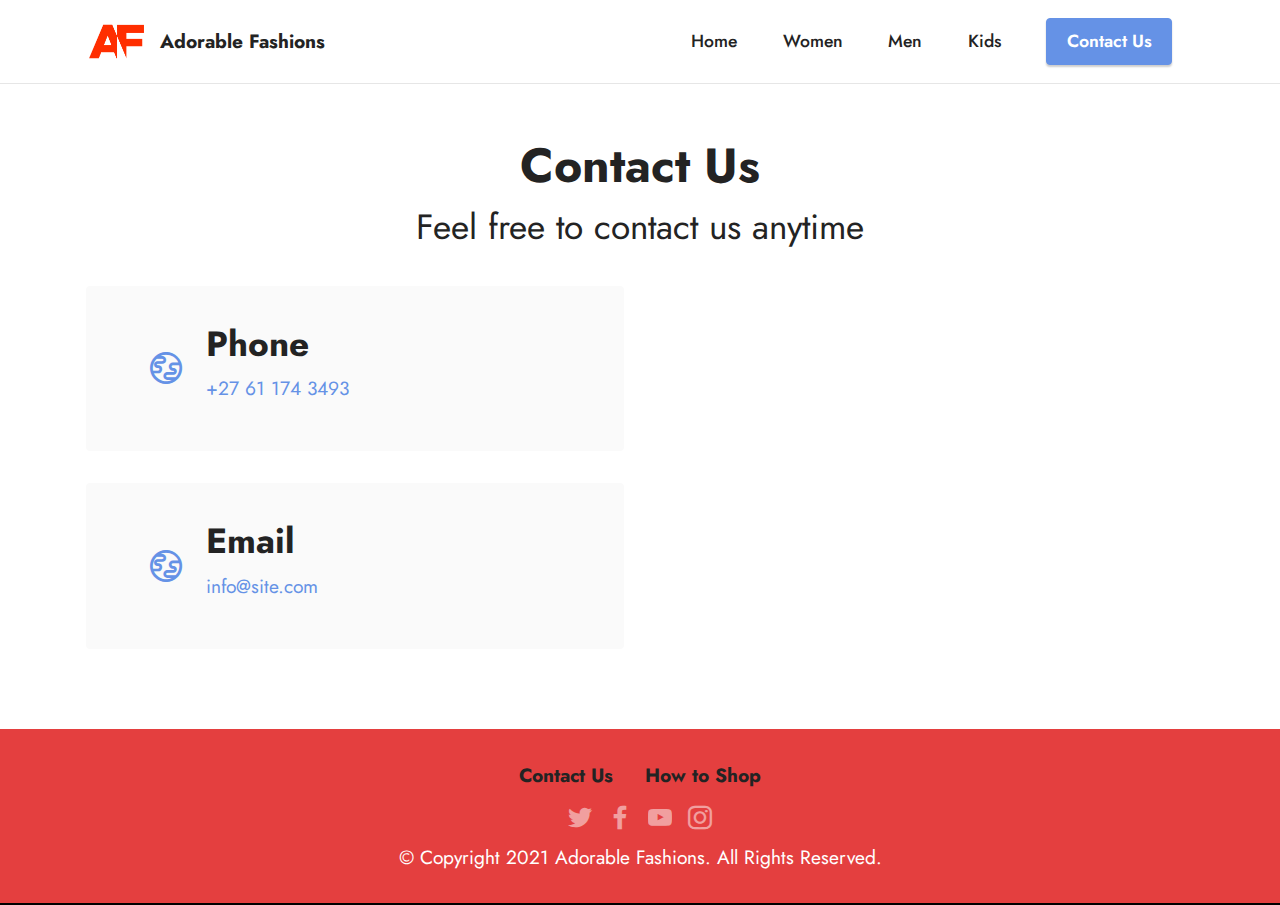
<file: page1.html>
<!DOCTYPE html>
<html  >
<head>
  
  <meta charset="UTF-8">
  <meta http-equiv="X-UA-Compatible" content="IE=edge">
  <meta name="generator" content="Mobirise v5.3.9, mobirise.com">
  <meta name="viewport" content="width=device-width, initial-scale=1, minimum-scale=1">
  <link rel="shortcut icon" href="assets/images/adorable-fashions-1-121x121.png" type="image/x-icon">
  <meta name="description" content="">
  
  
  <title>Adorable Fashions | Contact Us</title>
  <link rel="stylesheet" href="assets/web/assets/mobirise-icons2/mobirise2.css">
  <link rel="stylesheet" href="assets/tether/tether.min.css">
  <link rel="stylesheet" href="assets/bootstrap/css/bootstrap.min.css">
  <link rel="stylesheet" href="assets/bootstrap/css/bootstrap-grid.min.css">
  <link rel="stylesheet" href="assets/bootstrap/css/bootstrap-reboot.min.css">
  <link rel="stylesheet" href="assets/dropdown/css/style.css">
  <link rel="stylesheet" href="assets/socicon/css/styles.css">
  <link rel="stylesheet" href="assets/theme/css/style.css">
  <link rel="preload" href="https://fonts.googleapis.com/css?family=Jost:100,200,300,400,500,600,700,800,900,100i,200i,300i,400i,500i,600i,700i,800i,900i&display=swap" as="style" onload="this.onload=null;this.rel='stylesheet'">
  <noscript><link rel="stylesheet" href="https://fonts.googleapis.com/css?family=Jost:100,200,300,400,500,600,700,800,900,100i,200i,300i,400i,500i,600i,700i,800i,900i&display=swap"></noscript>
  <link rel="preload" as="style" href="assets/mobirise/css/mbr-additional.css"><link rel="stylesheet" href="assets/mobirise/css/mbr-additional.css" type="text/css">
  
  
  
  
</head>
<body>
  
  <section class="menu cid-s48OLK6784" once="menu" id="menu1-m">
    
    <nav class="navbar navbar-dropdown navbar-fixed-top navbar-expand-lg">
        <div class="container">
            <div class="navbar-brand">
                <span class="navbar-logo">
                    <a href="index.html">
                        <img src="assets/images/adorable-fashions-1-121x121.png" alt="" style="height: 3.8rem;">
                    </a>
                </span>
                <span class="navbar-caption-wrap"><a class="navbar-caption text-black text-primary display-7" href="index.html">Adorable Fashions</a></span>
            </div>
            <button class="navbar-toggler" type="button" data-toggle="collapse" data-target="#navbarSupportedContent" aria-controls="navbarNavAltMarkup" aria-expanded="false" aria-label="Toggle navigation">
                <div class="hamburger">
                    <span></span>
                    <span></span>
                    <span></span>
                    <span></span>
                </div>
            </button>
            <div class="collapse navbar-collapse" id="navbarSupportedContent">
                <ul class="navbar-nav nav-dropdown" data-app-modern-menu="true"><li class="nav-item"><a class="nav-link link text-black text-primary display-4" href="index.html">Home</a></li>
                    <li class="nav-item"><a class="nav-link link text-black text-primary display-4" href="page3.html">Women</a></li><li class="nav-item"><a class="nav-link link text-black text-primary display-4" href="page7.html">Men</a></li><li class="nav-item"><a class="nav-link link text-black text-primary display-4" href="page8.html">Kids</a></li></ul>
                
                <div class="navbar-buttons mbr-section-btn"><a class="btn btn-primary display-4" href="page1.html">Contact Us</a></div>
            </div>
        </div>
    </nav>

</section>

<section class="contacts3 map1 cid-sA0UQCsNo5" id="contacts3-u">

    
    
    <div class="container">
        <div class="mbr-section-head">
            <h3 class="mbr-section-title mbr-fonts-style align-center mb-0 display-2">
                <strong>Contact Us</strong></h3>
            <h4 class="mbr-section-subtitle mbr-fonts-style align-center mb-0 mt-2 display-5">Feel free to contact us anytime</h4>
        </div>
        <div class="row justify-content-center mt-4">
            <div class="card col-12 col-md-6">
                <div class="card-wrapper">
                    <div class="image-wrapper">
                        <span class="mbr-iconfont mobi-mbri-globe mobi-mbri"></span>
                    </div>
                    <div class="text-wrapper">
                        <h6 class="card-title mbr-fonts-style mb-1 display-5">
                            <strong>Phone</strong>
                        </h6>
                        <p class="mbr-text mbr-fonts-style display-7"><a href="tel:+27611743493" class="text-primary">+27 61 174 3493</a></p>
                    </div>
                </div>
                <div class="card-wrapper">
                    <div class="image-wrapper">
                        <span class="mbr-iconfont mobi-mbri-globe mobi-mbri"></span>
                    </div>
                    <div class="text-wrapper">
                        <h6 class="card-title mbr-fonts-style mb-1 display-5">
                            <strong>Email</strong>
                        </h6>
                        <p class="mbr-text mbr-fonts-style display-7">
                            <a href="mailto:info@site.com" class="text-primary">info@site.com</a>
                        </p>
                    </div>
                </div>
            </div>
            <div class="map-wrapper col-12 col-md-6">
                <div class="google-map"><iframe frameborder="0" style="border:0" src="https://www.google.com/maps/embed?pb=!1m23!1m12!1m3!1d1612.05282009883!2d29.90556762072044!3d-23.039374289531935!2m3!1f0!2f0!3f0!3m2!1i1024!2i768!4f13.1!4m8!3e6!4m0!4m5!1s0x1ec66c21d15af8ab%3A0xd665d98af710ecd4!2s33-31%20Songozwi%20St%2C%20Louis%20Trichardt%2C%200920!3m2!1d-23.039015!2d29.905064699999997!5e0!3m2!1sen!2sza!4v1623408660086!5m2!1sen!2sza" allowfullscreen=""></iframe></div>
            </div>
        </div>
    </div>
</section>

<section class="footer3 cid-s48P1Icc8J" once="footers" id="footer3-n">

    

    

    <div class="container">
        <div class="media-container-row align-center mbr-white">
            <div class="row row-links">
                <ul class="foot-menu">
                    
                    
                    
                    
                    
                <li class="foot-menu-item mbr-fonts-style display-7"><a href="page1.html" class="text-black"><strong>Contact Us</strong></a></li><li class="foot-menu-item mbr-fonts-style display-7"><a href="page5.html" class="text-black"><strong>How to Shop</strong></a></li></ul>
            </div>
            <div class="row social-row">
                <div class="social-list align-right pb-2">
                    
                    
                    
                    
                    
                    
                <div class="soc-item">
                        <a href="https://twitter.com/#" target="_blank">
                            <span class="mbr-iconfont mbr-iconfont-social socicon-twitter socicon"></span>
                        </a>
                    </div><div class="soc-item">
                        <a href="https://www.facebook.com/pages/#" target="_blank">
                            <span class="mbr-iconfont mbr-iconfont-social socicon-facebook socicon"></span>
                        </a>
                    </div><div class="soc-item">
                        <a href="https://www.youtube.com/c/#" target="_blank">
                            <span class="mbr-iconfont mbr-iconfont-social socicon-youtube socicon"></span>
                        </a>
                    </div><div class="soc-item">
                        <a href="https://instagram.com/#" target="_blank">
                            <span class="mbr-iconfont mbr-iconfont-social socicon-instagram socicon"></span>
                        </a>
                    </div></div>
            </div>
            <div class="row row-copirayt">
                <p class="mbr-text mb-0 mbr-fonts-style mbr-white align-center display-7">
                    © Copyright 2021 Adorable Fashions. All Rights Reserved.
                </p>
            </div>
        </div>
    </div>
</section><section style="background-color: #000000; font-family: -apple-system, BlinkMacSystemFont, 'Segoe UI', 'Roboto', 'Helvetica Neue', Arial, sans-serif; color:#aaa; font-size:12px; padding: 0; align-items: center; display: flex;"><a href="https://mobirise.site/k" style="flex: 1 1; height: 0.1rem; padding-left: 1rem;"></a></section><script src="assets/web/assets/jquery/jquery.min.js"></script>  <script src="assets/popper/popper.min.js"></script>  <script src="assets/tether/tether.min.js"></script>  <script src="assets/bootstrap/js/bootstrap.min.js"></script>  <script src="assets/smoothscroll/smooth-scroll.js"></script>  <script src="assets/dropdown/js/nav-dropdown.js"></script>  <script src="assets/dropdown/js/navbar-dropdown.js"></script>  <script src="assets/touchswipe/jquery.touch-swipe.min.js"></script>  <script src="assets/theme/js/script.js"></script>  
  
  
</body>
</html>
</file>
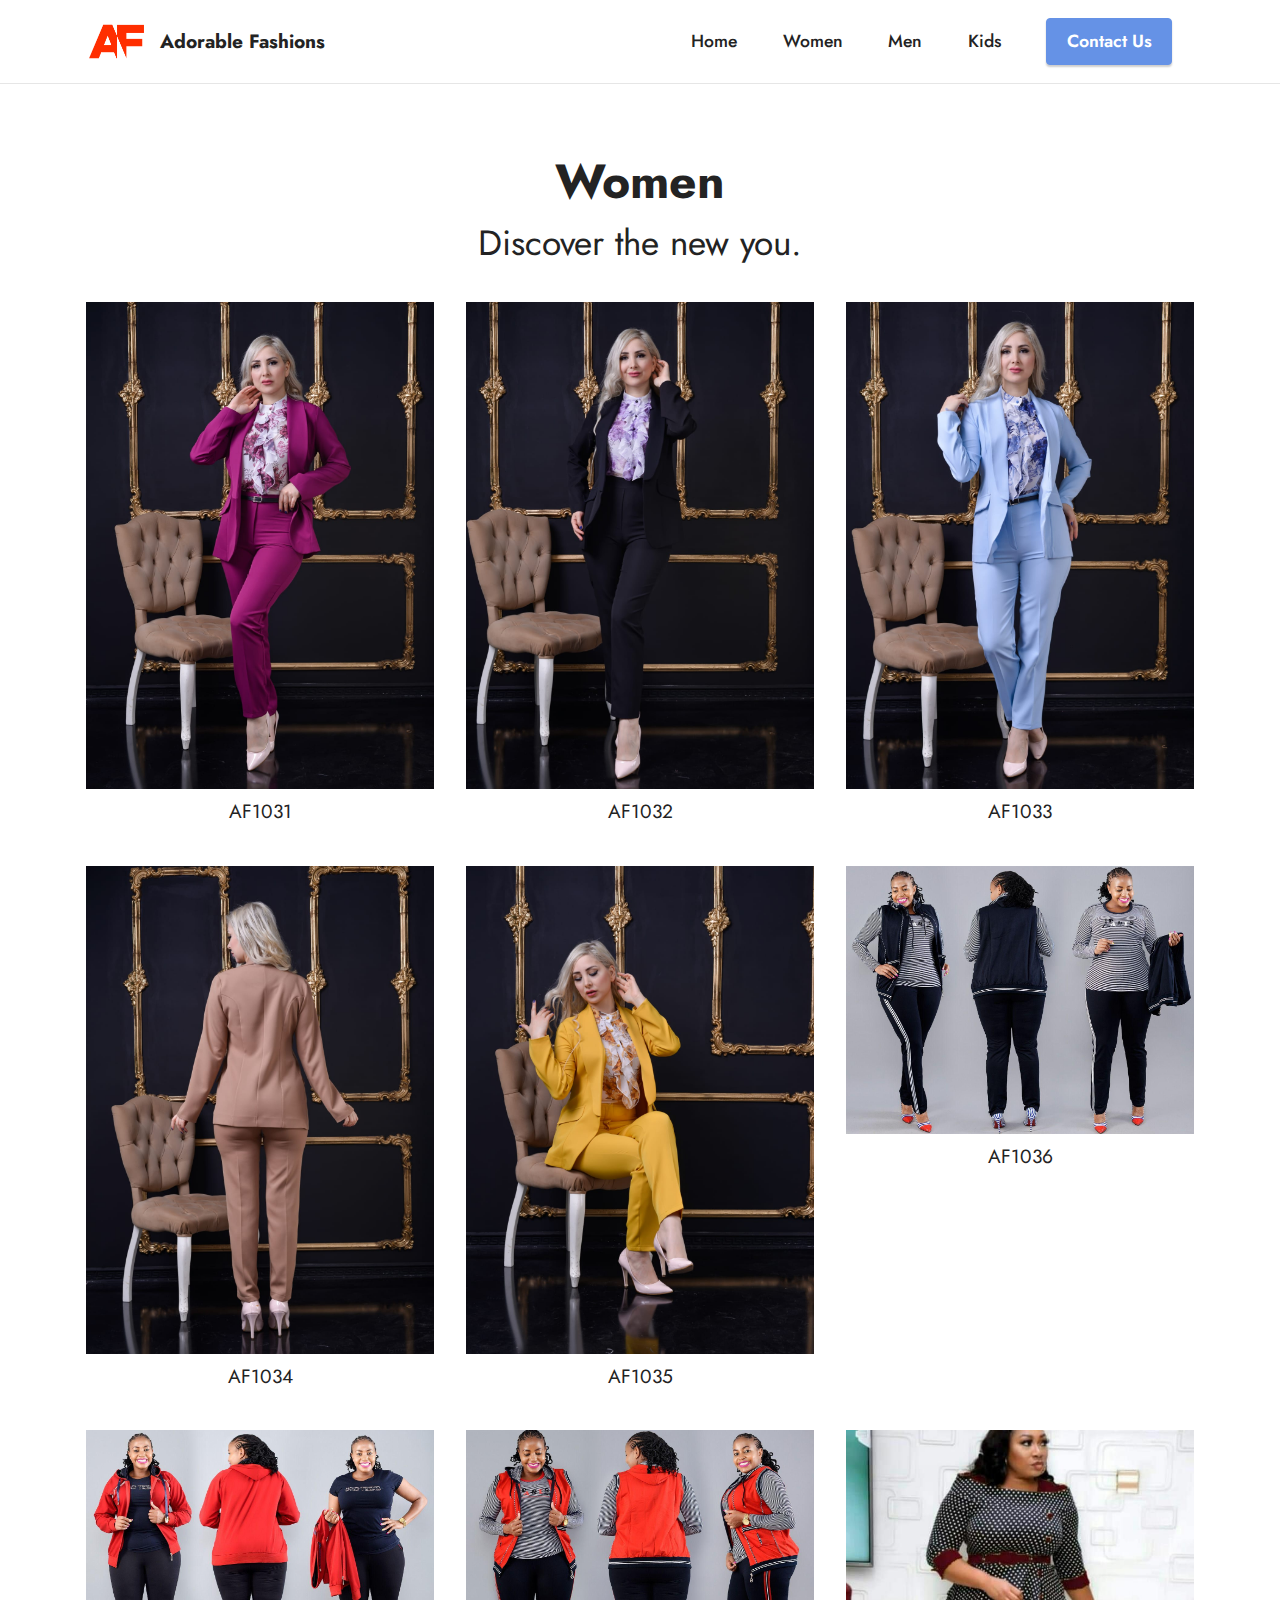
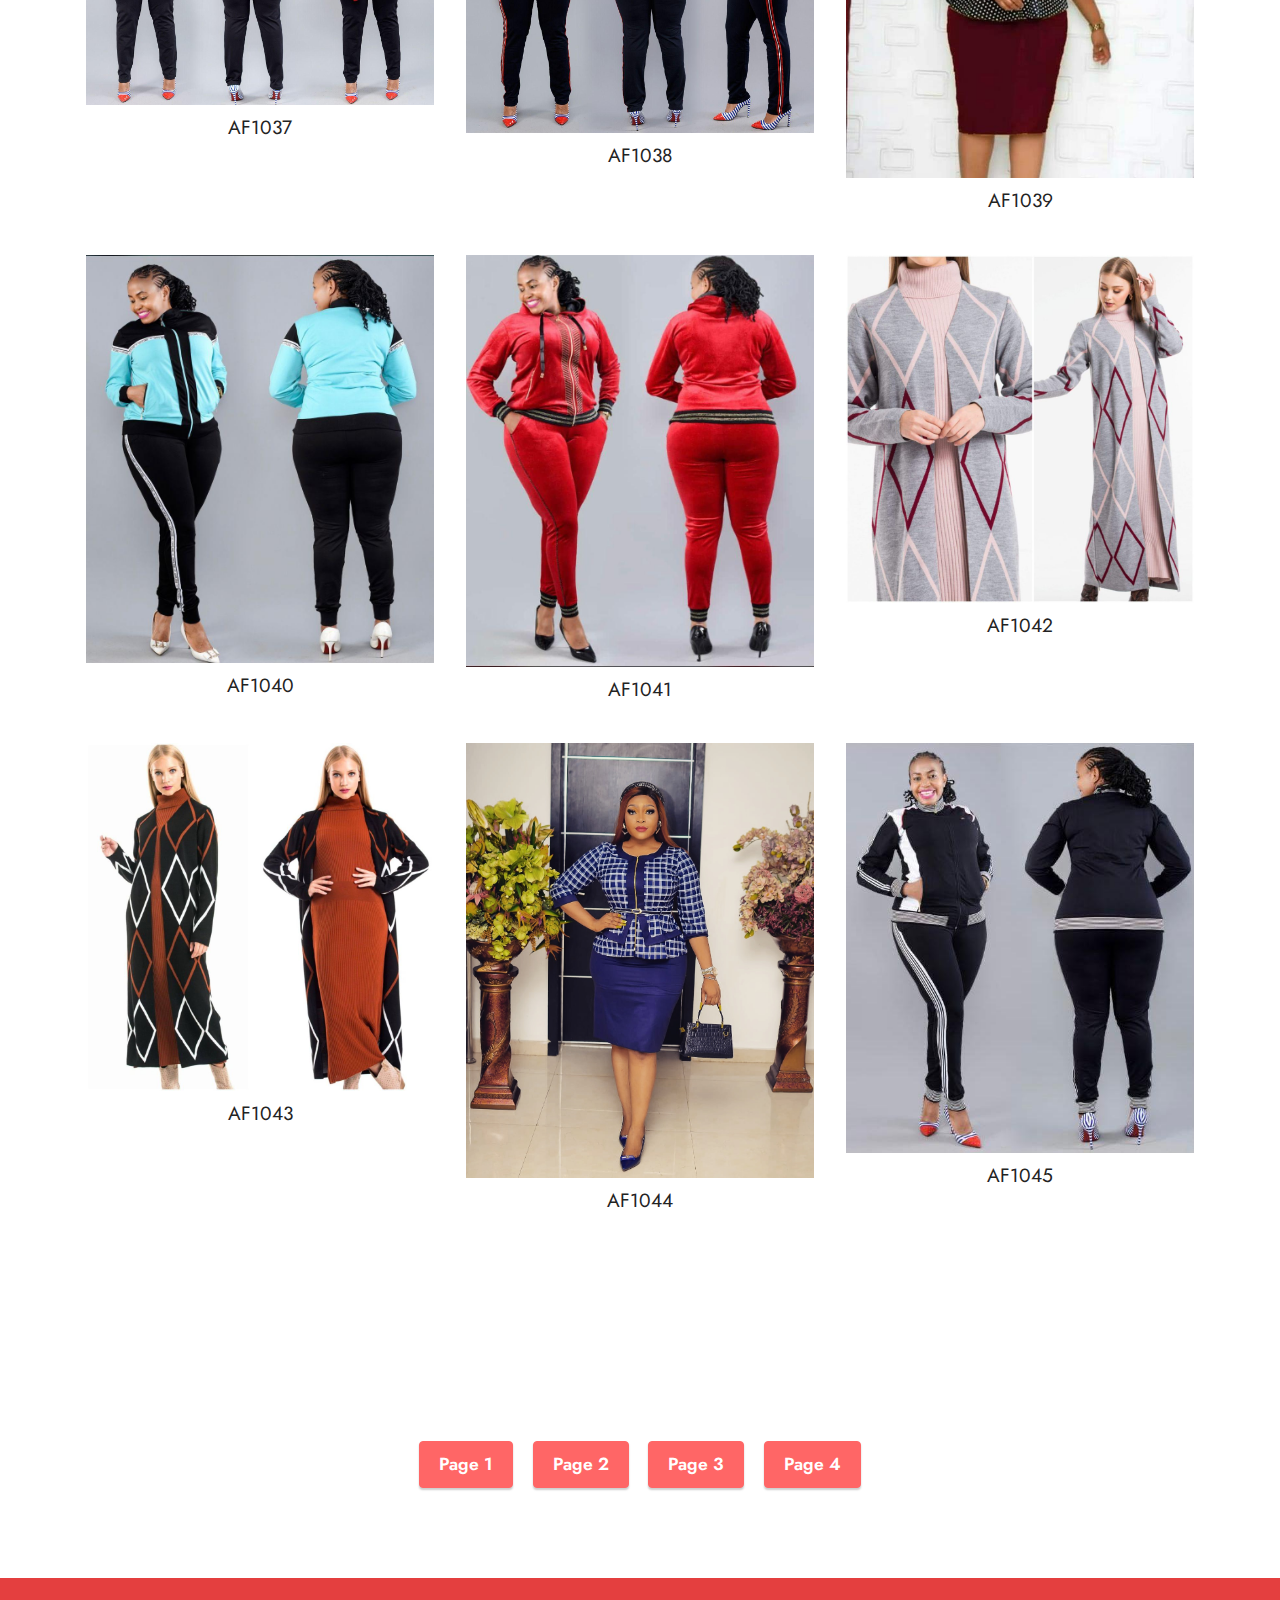
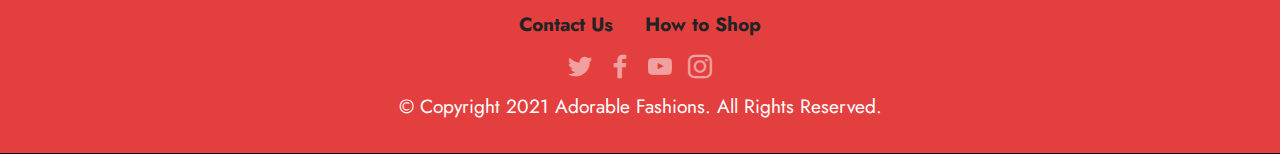
<file: page10.html>
<!DOCTYPE html>
<html  >
<head>
  
  <meta charset="UTF-8">
  <meta http-equiv="X-UA-Compatible" content="IE=edge">
  <meta name="generator" content="Mobirise v5.3.9, mobirise.com">
  <meta name="viewport" content="width=device-width, initial-scale=1, minimum-scale=1">
  <link rel="shortcut icon" href="assets/images/adorable-fashions-1-121x121.png" type="image/x-icon">
  <meta name="description" content="">
  
  
  <title>Adorable Fashions | Women</title>
  <link rel="stylesheet" href="assets/web/assets/mobirise-icons2/mobirise2.css">
  <link rel="stylesheet" href="assets/tether/tether.min.css">
  <link rel="stylesheet" href="assets/bootstrap/css/bootstrap.min.css">
  <link rel="stylesheet" href="assets/bootstrap/css/bootstrap-grid.min.css">
  <link rel="stylesheet" href="assets/bootstrap/css/bootstrap-reboot.min.css">
  <link rel="stylesheet" href="assets/dropdown/css/style.css">
  <link rel="stylesheet" href="assets/socicon/css/styles.css">
  <link rel="stylesheet" href="assets/theme/css/style.css">
  <link rel="preload" href="https://fonts.googleapis.com/css?family=Jost:100,200,300,400,500,600,700,800,900,100i,200i,300i,400i,500i,600i,700i,800i,900i&display=swap" as="style" onload="this.onload=null;this.rel='stylesheet'">
  <noscript><link rel="stylesheet" href="https://fonts.googleapis.com/css?family=Jost:100,200,300,400,500,600,700,800,900,100i,200i,300i,400i,500i,600i,700i,800i,900i&display=swap"></noscript>
  <link rel="preload" as="style" href="assets/mobirise/css/mbr-additional.css"><link rel="stylesheet" href="assets/mobirise/css/mbr-additional.css" type="text/css">
  
  
  
  
</head>
<body>
  
  <section class="menu cid-sA3MaBFgir" once="menu" id="menu1-1q">
    
    <nav class="navbar navbar-dropdown navbar-fixed-top navbar-expand-lg">
        <div class="container">
            <div class="navbar-brand">
                <span class="navbar-logo">
                    <a href="index.html">
                        <img src="assets/images/adorable-fashions-1-121x121.png" alt="" style="height: 3.8rem;">
                    </a>
                </span>
                <span class="navbar-caption-wrap"><a class="navbar-caption text-black text-primary display-7" href="index.html">Adorable Fashions</a></span>
            </div>
            <button class="navbar-toggler" type="button" data-toggle="collapse" data-target="#navbarSupportedContent" aria-controls="navbarNavAltMarkup" aria-expanded="false" aria-label="Toggle navigation">
                <div class="hamburger">
                    <span></span>
                    <span></span>
                    <span></span>
                    <span></span>
                </div>
            </button>
            <div class="collapse navbar-collapse" id="navbarSupportedContent">
                <ul class="navbar-nav nav-dropdown" data-app-modern-menu="true"><li class="nav-item"><a class="nav-link link text-black text-primary display-4" href="index.html">Home</a></li>
                    <li class="nav-item"><a class="nav-link link text-black text-primary display-4" href="page3.html">Women</a></li><li class="nav-item"><a class="nav-link link text-black text-primary display-4" href="page7.html">Men</a></li><li class="nav-item"><a class="nav-link link text-black text-primary display-4" href="page8.html">Kids</a></li></ul>
                
                <div class="navbar-buttons mbr-section-btn"><a class="btn btn-primary display-4" href="page1.html">Contact Us</a></div>
            </div>
        </div>
    </nav>

</section>

<section class="gallery5 mbr-gallery cid-sA3MaCSQc9" id="gallery5-1r">
    

    

    <div class="container">
        <div class="mbr-section-head">
            <h3 class="mbr-section-title mbr-fonts-style align-center m-0 display-2"><strong>Women</strong></h3>
            <h4 class="mbr-section-subtitle mbr-fonts-style align-center mb-0 mt-2 display-5">Discover the new you.</h4>
        </div>
        <div class="row mbr-gallery mt-4">
            <div class="col-12 col-md-6 col-lg-4 item gallery-image">
                <div class="item-wrapper" data-toggle="modal" data-target="#sA47VA7xaS-modal">
                    <img class="w-100" src="assets/images/w2 (1).jpg" alt="" data-slide-to="0" data-target="#lb-sA47VA7xaS">
                    <div class="icon-wrapper">
                        <span class="mobi-mbri mobi-mbri-search mbr-iconfont mbr-iconfont-btn"></span>
                    </div>
                </div>
                <h6 class="mbr-item-subtitle mbr-fonts-style align-center mb-2 mt-2 display-7">AF1031</h6>
            </div>
            <div class="col-12 col-md-6 col-lg-4 item gallery-image">
                <div class="item-wrapper" data-toggle="modal" data-target="#sA47VA7xaS-modal">
                    <img class="w-100" src="assets/images/w2 (2).jpg" alt="" data-slide-to="1" data-target="#lb-sA47VA7xaS">
                    <div class="icon-wrapper">
                        <span class="mobi-mbri mobi-mbri-search mbr-iconfont mbr-iconfont-btn"></span>
                    </div>
                </div>
                <h6 class="mbr-item-subtitle mbr-fonts-style align-center mb-2 mt-2 display-7">AF1032</h6>
            </div>
            <div class="col-12 col-md-6 col-lg-4 item gallery-image">
                <div class="item-wrapper" data-toggle="modal" data-target="#sA47VA7xaS-modal">
                    <img class="w-100" src="assets/images/w2 (3).jpg" alt="" data-slide-to="2" data-target="#lb-sA47VA7xaS">
                    <div class="icon-wrapper">
                        <span class="mobi-mbri mobi-mbri-search mbr-iconfont mbr-iconfont-btn"></span>
                    </div>
                </div>
                <h6 class="mbr-item-subtitle mbr-fonts-style align-center mb-2 mt-2 display-7">AF1033</h6>
            </div><div class="col-12 col-md-6 col-lg-4 item gallery-image">
                <div class="item-wrapper" data-toggle="modal" data-target="#sA47VA7xaS-modal">
                    <img class="w-100" src="assets/images/w2 (4).jpg" alt="" data-slide-to="3" data-target="#lb-sA47VA7xaS">
                    <div class="icon-wrapper">
                        <span class="mobi-mbri mobi-mbri-search mbr-iconfont mbr-iconfont-btn"></span>
                    </div>
                </div>
                <h6 class="mbr-item-subtitle mbr-fonts-style align-center mb-2 mt-2 display-7">AF1034</h6>
            </div>
            <div class="col-12 col-md-6 col-lg-4 item gallery-image">
                <div class="item-wrapper" data-toggle="modal" data-target="#sA47VA7xaS-modal">
                    <img class="w-100" src="assets/images/w2 (5).jpg" alt="" data-slide-to="4" data-target="#lb-sA47VA7xaS">
                    <div class="icon-wrapper">
                        <span class="mobi-mbri mobi-mbri-search mbr-iconfont mbr-iconfont-btn"></span>
                    </div>
                </div>
                <h6 class="mbr-item-subtitle mbr-fonts-style align-center mb-2 mt-2 display-7">AF1035</h6>
            </div><div class="col-12 col-md-6 col-lg-4 item gallery-image">
                <div class="item-wrapper" data-toggle="modal" data-target="#sA47VA7xaS-modal">
                    <img class="w-100" src="assets/images/w2 (6).jpg" alt="" data-slide-to="5" data-target="#lb-sA47VA7xaS">
                    <div class="icon-wrapper">
                        <span class="mobi-mbri mobi-mbri-search mbr-iconfont mbr-iconfont-btn"></span>
                    </div>
                </div>
                <h6 class="mbr-item-subtitle mbr-fonts-style align-center mb-2 mt-2 display-7">AF1036</h6>
            </div><div class="col-12 col-md-6 col-lg-4 item gallery-image">
                <div class="item-wrapper" data-toggle="modal" data-target="#sA47VA7xaS-modal">
                    <img class="w-100" src="assets/images/w2 (7).jpg" alt="" data-slide-to="6" data-target="#lb-sA47VA7xaS">
                    <div class="icon-wrapper">
                        <span class="mobi-mbri mobi-mbri-search mbr-iconfont mbr-iconfont-btn"></span>
                    </div>
                </div>
                <h6 class="mbr-item-subtitle mbr-fonts-style align-center mb-2 mt-2 display-7">AF1037</h6>
            </div><div class="col-12 col-md-6 col-lg-4 item gallery-image">
                <div class="item-wrapper" data-toggle="modal" data-target="#sA47VA7xaS-modal">
                    <img class="w-100" src="assets/images/w2 (8).jpg" alt="" data-slide-to="7" data-target="#lb-sA47VA7xaS">
                    <div class="icon-wrapper">
                        <span class="mobi-mbri mobi-mbri-search mbr-iconfont mbr-iconfont-btn"></span>
                    </div>
                </div>
                <h6 class="mbr-item-subtitle mbr-fonts-style align-center mb-2 mt-2 display-7">AF1038</h6>
            </div><div class="col-12 col-md-6 col-lg-4 item gallery-image">
                <div class="item-wrapper" data-toggle="modal" data-target="#sA47VA7xaS-modal">
                    <img class="w-100" src="assets/images/w2 (9).jpg" alt="" data-slide-to="8" data-target="#lb-sA47VA7xaS">
                    <div class="icon-wrapper">
                        <span class="mobi-mbri mobi-mbri-search mbr-iconfont mbr-iconfont-btn"></span>
                    </div>
                </div>
                <h6 class="mbr-item-subtitle mbr-fonts-style align-center mb-2 mt-2 display-7">AF1039</h6>
            </div><div class="col-12 col-md-6 col-lg-4 item gallery-image">
                <div class="item-wrapper" data-toggle="modal" data-target="#sA47VA7xaS-modal">
                    <img class="w-100" src="assets/images/w2 (10).jpg" alt="" data-slide-to="9" data-target="#lb-sA47VA7xaS">
                    <div class="icon-wrapper">
                        <span class="mobi-mbri mobi-mbri-search mbr-iconfont mbr-iconfont-btn"></span>
                    </div>
                </div>
                <h6 class="mbr-item-subtitle mbr-fonts-style align-center mb-2 mt-2 display-7">AF1040</h6>
            </div><div class="col-12 col-md-6 col-lg-4 item gallery-image">
                <div class="item-wrapper" data-toggle="modal" data-target="#sA47VA7xaS-modal">
                    <img class="w-100" src="assets/images/w2 (11).jpg" alt="" data-slide-to="10" data-target="#lb-sA47VA7xaS">
                    <div class="icon-wrapper">
                        <span class="mobi-mbri mobi-mbri-search mbr-iconfont mbr-iconfont-btn"></span>
                    </div>
                </div>
                <h6 class="mbr-item-subtitle mbr-fonts-style align-center mb-2 mt-2 display-7">AF1041</h6>
            </div><div class="col-12 col-md-6 col-lg-4 item gallery-image">
                <div class="item-wrapper" data-toggle="modal" data-target="#sA47VA7xaS-modal">
                    <img class="w-100" src="assets/images/w2 (12).jpg" alt="" data-slide-to="11" data-target="#lb-sA47VA7xaS">
                    <div class="icon-wrapper">
                        <span class="mobi-mbri mobi-mbri-search mbr-iconfont mbr-iconfont-btn"></span>
                    </div>
                </div>
                <h6 class="mbr-item-subtitle mbr-fonts-style align-center mb-2 mt-2 display-7">AF1042</h6>
            </div><div class="col-12 col-md-6 col-lg-4 item gallery-image">
                <div class="item-wrapper" data-toggle="modal" data-target="#sA47VA7xaS-modal">
                    <img class="w-100" src="assets/images/w2 (13).jpg" alt="" data-slide-to="12" data-target="#lb-sA47VA7xaS">
                    <div class="icon-wrapper">
                        <span class="mobi-mbri mobi-mbri-search mbr-iconfont mbr-iconfont-btn"></span>
                    </div>
                </div>
                <h6 class="mbr-item-subtitle mbr-fonts-style align-center mb-2 mt-2 display-7">AF1043</h6>
            </div><div class="col-12 col-md-6 col-lg-4 item gallery-image">
                <div class="item-wrapper" data-toggle="modal" data-target="#sA47VA7xaS-modal">
                    <img class="w-100" src="assets/images/w2 (14).jpg" alt="" data-slide-to="13" data-target="#lb-sA47VA7xaS">
                    <div class="icon-wrapper">
                        <span class="mobi-mbri mobi-mbri-search mbr-iconfont mbr-iconfont-btn"></span>
                    </div>
                </div>
                <h6 class="mbr-item-subtitle mbr-fonts-style align-center mb-2 mt-2 display-7">AF1044</h6>
            </div><div class="col-12 col-md-6 col-lg-4 item gallery-image">
                <div class="item-wrapper" data-toggle="modal" data-target="#sA47VA7xaS-modal">
                    <img class="w-100" src="assets/images/w2 (15).jpg" alt="" data-slide-to="14" data-target="#lb-sA47VA7xaS">
                    <div class="icon-wrapper">
                        <span class="mobi-mbri mobi-mbri-search mbr-iconfont mbr-iconfont-btn"></span>
                    </div>
                </div>
                <h6 class="mbr-item-subtitle mbr-fonts-style align-center mb-2 mt-2 display-7">AF1045</h6>
            </div>
        </div>

        <div class="modal mbr-slider" tabindex="-1" role="dialog" aria-hidden="true" id="sA47VA7xaS-modal">
            <div class="modal-dialog" role="document">
                <div class="modal-content">
                    <div class="modal-body">
                        <div class="carousel slide" id="lb-sA47VA7xaS" data-interval="5000">
                                                        <div class="carousel-inner">
                                <div class="carousel-item active">
                                    <img class="d-block w-100" src="assets/images/w2 (1).jpg" alt="">
                                </div>
                                <div class="carousel-item">
                                    <img class="d-block w-100" src="assets/images/w2 (2).jpg" alt="">
                                </div>
                                <div class="carousel-item">
                                    <img class="d-block w-100" src="assets/images/w2 (3).jpg" alt="">
                                </div><div class="carousel-item">
                                    <img class="d-block w-100" src="assets/images/w2 (4).jpg" alt="">
                                </div>
                                <div class="carousel-item">
                                    <img class="d-block w-100" src="assets/images/w2 (5).jpg" alt="">
                                </div><div class="carousel-item">
                                    <img class="d-block w-100" src="assets/images/w2 (6).jpg" alt="">
                                </div><div class="carousel-item">
                                    <img class="d-block w-100" src="assets/images/w2 (7).jpg" alt="">
                                </div><div class="carousel-item">
                                    <img class="d-block w-100" src="assets/images/w2 (8).jpg" alt="">
                                </div><div class="carousel-item">
                                    <img class="d-block w-100" src="assets/images/w2 (9).jpg" alt="">
                                </div><div class="carousel-item">
                                    <img class="d-block w-100" src="assets/images/w2 (10).jpg" alt="">
                                </div><div class="carousel-item">
                                    <img class="d-block w-100" src="assets/images/w2 (11).jpg" alt="">
                                </div><div class="carousel-item">
                                    <img class="d-block w-100" src="assets/images/w2 (12).jpg" alt="">
                                </div><div class="carousel-item">
                                    <img class="d-block w-100" src="assets/images/w2 (13).jpg" alt="">
                                </div><div class="carousel-item">
                                    <img class="d-block w-100" src="assets/images/w2 (14).jpg" alt="">
                                </div><div class="carousel-item">
                                    <img class="d-block w-100" src="assets/images/w2 (15).jpg" alt="">
                                </div>
                            </div>
                            <ol class="carousel-indicators">
                                <li data-slide-to="0" class="active" data-target="#lb-sA47VA7xaS"></li>
                                <li data-slide-to="1" data-target="#lb-sA47VA7xaS"></li>
                                <li data-slide-to="2" data-target="#lb-sA47VA7xaS"></li><li data-slide-to="3" data-target="#lb-sA47VA7xaS"></li>
                                <li data-slide-to="4" data-target="#lb-sA47VA7xaS"></li><li data-slide-to="5" data-target="#lb-sA47VA7xaS"></li><li data-slide-to="6" data-target="#lb-sA47VA7xaS"></li><li data-slide-to="7" data-target="#lb-sA47VA7xaS"></li><li data-slide-to="8" data-target="#lb-sA47VA7xaS"></li><li data-slide-to="9" data-target="#lb-sA47VA7xaS"></li><li data-slide-to="10" data-target="#lb-sA47VA7xaS"></li><li data-slide-to="11" data-target="#lb-sA47VA7xaS"></li><li data-slide-to="12" data-target="#lb-sA47VA7xaS"></li><li data-slide-to="13" data-target="#lb-sA47VA7xaS"></li><li data-slide-to="14" data-target="#lb-sA47VA7xaS"></li>
                            </ol>
                            <a role="button" href="" class="close" data-dismiss="modal" aria-label="Close">
                            </a>
                            <a class="carousel-control-prev carousel-control" role="button" data-slide="prev" href="#lb-sA47VA7xaS">
                                <span class="mobi-mbri mobi-mbri-arrow-prev" aria-hidden="true"></span>
                                <span class="sr-only">Previous</span>
                            </a>
                            <a class="carousel-control-next carousel-control" role="button" data-slide="next" href="#lb-sA47VA7xaS">
                                <span class="mobi-mbri mobi-mbri-arrow-next" aria-hidden="true"></span>
                                <span class="sr-only">Next</span>
                            </a>
                        </div>
                    </div>
                </div>
            </div>
        </div>
    </div>
</section>

<section class="content11 cid-sA3MaGmSnu" id="content11-1s">
    
    <div class="container">
        <div class="row justify-content-center">
            <div class="col-md-12 col-lg-10">
                <div class="mbr-section-btn align-center"><a class="btn btn-secondary display-4" href="page3.html">Page 1</a> <a class="btn btn-secondary display-4" href="page9.html">Page 2</a> <a class="btn btn-secondary display-4" href="page10.html">Page 3</a> <a class="btn btn-secondary display-4" href="page11.html">Page 4</a></div>
            </div>
        </div>
    </div>
</section>

<section class="footer3 cid-sA3MaHkuoi" once="footers" id="footer3-1t">

    

    

    <div class="container">
        <div class="media-container-row align-center mbr-white">
            <div class="row row-links">
                <ul class="foot-menu">
                    
                    
                    
                    
                    
                <li class="foot-menu-item mbr-fonts-style display-7"><a href="page1.html" class="text-black"><strong>Contact Us</strong></a></li><li class="foot-menu-item mbr-fonts-style display-7"><a href="page5.html" class="text-black"><strong>How to Shop</strong></a></li></ul>
            </div>
            <div class="row social-row">
                <div class="social-list align-right pb-2">
                    
                    
                    
                    
                    
                    
                <div class="soc-item">
                        <a href="https://twitter.com/#" target="_blank">
                            <span class="mbr-iconfont mbr-iconfont-social socicon-twitter socicon"></span>
                        </a>
                    </div><div class="soc-item">
                        <a href="https://www.facebook.com/pages/#" target="_blank">
                            <span class="mbr-iconfont mbr-iconfont-social socicon-facebook socicon"></span>
                        </a>
                    </div><div class="soc-item">
                        <a href="https://www.youtube.com/c/#" target="_blank">
                            <span class="mbr-iconfont mbr-iconfont-social socicon-youtube socicon"></span>
                        </a>
                    </div><div class="soc-item">
                        <a href="https://instagram.com/#" target="_blank">
                            <span class="mbr-iconfont mbr-iconfont-social socicon-instagram socicon"></span>
                        </a>
                    </div></div>
            </div>
            <div class="row row-copirayt">
                <p class="mbr-text mb-0 mbr-fonts-style mbr-white align-center display-7">
                    © Copyright 2021 Adorable Fashions. All Rights Reserved.
                </p>
            </div>
        </div>
    </div>
</section><section style="background-color: #000000; font-family: -apple-system, BlinkMacSystemFont, 'Segoe UI', 'Roboto', 'Helvetica Neue', Arial, sans-serif; color:#aaa; font-size:12px; padding: 0; align-items: center; display: flex;"><a href="https://mobirise.site/k" style="flex: 1 1; height: 0.1rem; padding-left: 1rem;"></a></section><script src="assets/web/assets/jquery/jquery.min.js"></script>  <script src="assets/popper/popper.min.js"></script>  <script src="assets/tether/tether.min.js"></script>  <script src="assets/bootstrap/js/bootstrap.min.js"></script>  <script src="assets/smoothscroll/smooth-scroll.js"></script>  <script src="assets/dropdown/js/nav-dropdown.js"></script>  <script src="assets/dropdown/js/navbar-dropdown.js"></script>  <script src="assets/touchswipe/jquery.touch-swipe.min.js"></script>  <script src="assets/theme/js/script.js"></script>  
  
  
</body>
</html>
</file>
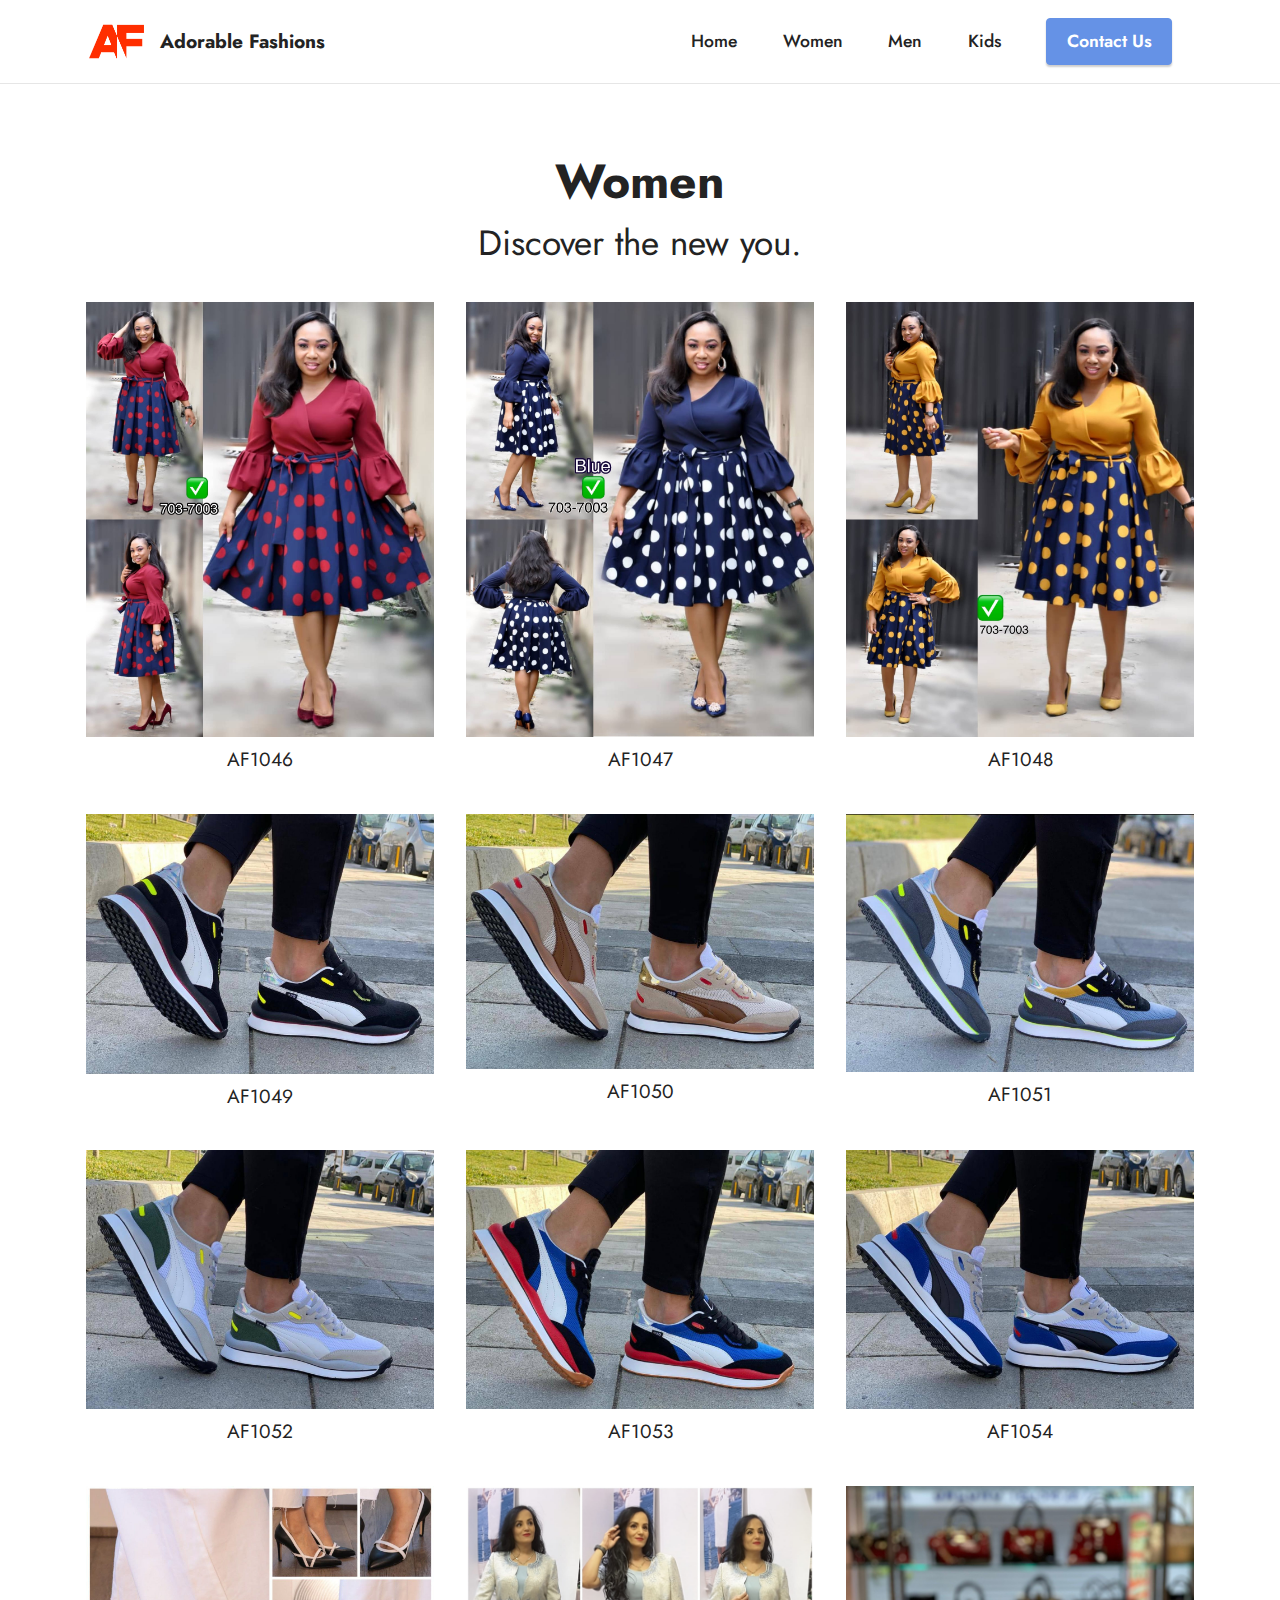
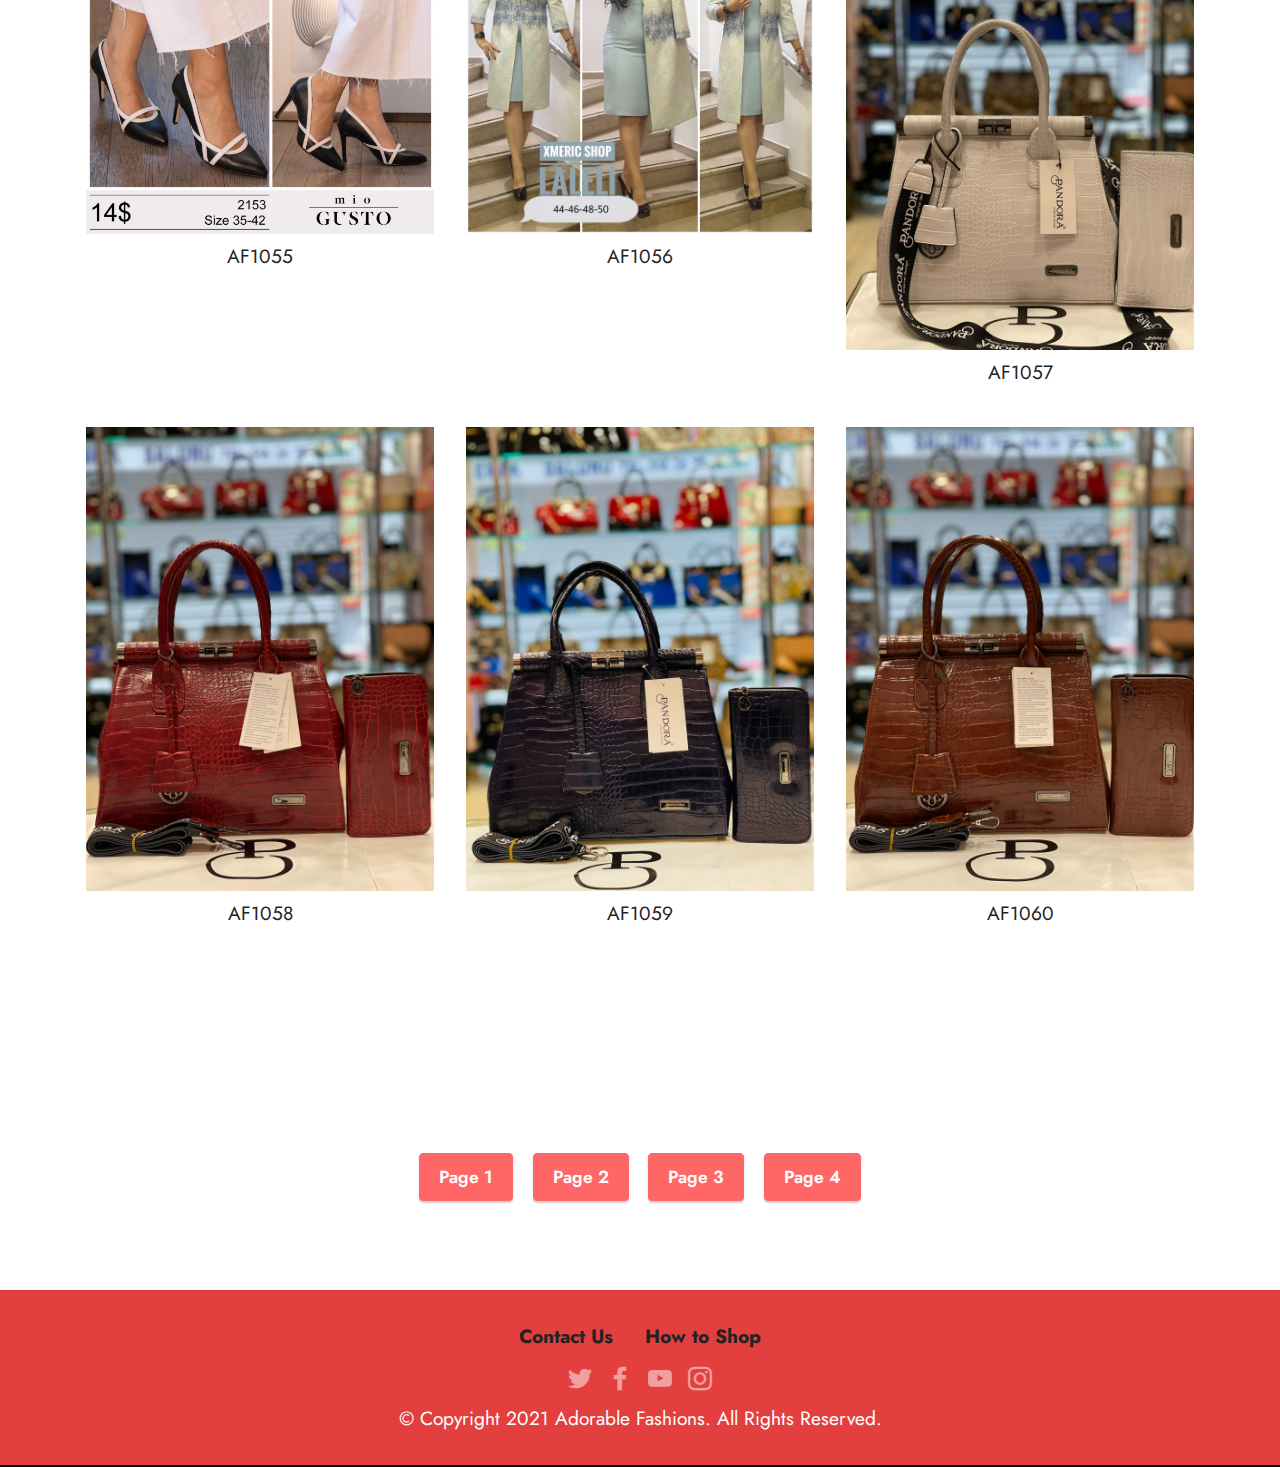
<file: page11.html>
<!DOCTYPE html>
<html  >
<head>
  
  <meta charset="UTF-8">
  <meta http-equiv="X-UA-Compatible" content="IE=edge">
  <meta name="generator" content="Mobirise v5.3.9, mobirise.com">
  <meta name="viewport" content="width=device-width, initial-scale=1, minimum-scale=1">
  <link rel="shortcut icon" href="assets/images/adorable-fashions-1-121x121.png" type="image/x-icon">
  <meta name="description" content="">
  
  
  <title>Adorable Fashions | Women</title>
  <link rel="stylesheet" href="assets/web/assets/mobirise-icons2/mobirise2.css">
  <link rel="stylesheet" href="assets/tether/tether.min.css">
  <link rel="stylesheet" href="assets/bootstrap/css/bootstrap.min.css">
  <link rel="stylesheet" href="assets/bootstrap/css/bootstrap-grid.min.css">
  <link rel="stylesheet" href="assets/bootstrap/css/bootstrap-reboot.min.css">
  <link rel="stylesheet" href="assets/dropdown/css/style.css">
  <link rel="stylesheet" href="assets/socicon/css/styles.css">
  <link rel="stylesheet" href="assets/theme/css/style.css">
  <link rel="preload" href="https://fonts.googleapis.com/css?family=Jost:100,200,300,400,500,600,700,800,900,100i,200i,300i,400i,500i,600i,700i,800i,900i&display=swap" as="style" onload="this.onload=null;this.rel='stylesheet'">
  <noscript><link rel="stylesheet" href="https://fonts.googleapis.com/css?family=Jost:100,200,300,400,500,600,700,800,900,100i,200i,300i,400i,500i,600i,700i,800i,900i&display=swap"></noscript>
  <link rel="preload" as="style" href="assets/mobirise/css/mbr-additional.css"><link rel="stylesheet" href="assets/mobirise/css/mbr-additional.css" type="text/css">
  
  
  
  
</head>
<body>
  
  <section class="menu cid-sA3MdXc5fd" once="menu" id="menu1-1u">
    
    <nav class="navbar navbar-dropdown navbar-fixed-top navbar-expand-lg">
        <div class="container">
            <div class="navbar-brand">
                <span class="navbar-logo">
                    <a href="index.html">
                        <img src="assets/images/adorable-fashions-1-121x121.png" alt="" style="height: 3.8rem;">
                    </a>
                </span>
                <span class="navbar-caption-wrap"><a class="navbar-caption text-black text-primary display-7" href="index.html">Adorable Fashions</a></span>
            </div>
            <button class="navbar-toggler" type="button" data-toggle="collapse" data-target="#navbarSupportedContent" aria-controls="navbarNavAltMarkup" aria-expanded="false" aria-label="Toggle navigation">
                <div class="hamburger">
                    <span></span>
                    <span></span>
                    <span></span>
                    <span></span>
                </div>
            </button>
            <div class="collapse navbar-collapse" id="navbarSupportedContent">
                <ul class="navbar-nav nav-dropdown" data-app-modern-menu="true"><li class="nav-item"><a class="nav-link link text-black text-primary display-4" href="index.html">Home</a></li>
                    <li class="nav-item"><a class="nav-link link text-black text-primary display-4" href="page3.html">Women</a></li><li class="nav-item"><a class="nav-link link text-black text-primary display-4" href="page7.html">Men</a></li><li class="nav-item"><a class="nav-link link text-black text-primary display-4" href="page8.html">Kids</a></li></ul>
                
                <div class="navbar-buttons mbr-section-btn"><a class="btn btn-primary display-4" href="page1.html">Contact Us</a></div>
            </div>
        </div>
    </nav>

</section>

<section class="gallery5 mbr-gallery cid-sA3MdYrD6l" id="gallery5-1v">
    

    

    <div class="container">
        <div class="mbr-section-head">
            <h3 class="mbr-section-title mbr-fonts-style align-center m-0 display-2"><strong>Women</strong></h3>
            <h4 class="mbr-section-subtitle mbr-fonts-style align-center mb-0 mt-2 display-5">Discover the new you.</h4>
        </div>
        <div class="row mbr-gallery mt-4">
            <div class="col-12 col-md-6 col-lg-4 item gallery-image">
                <div class="item-wrapper" data-toggle="modal" data-target="#sA47VMuA2A-modal">
                    <img class="w-100" src="assets/images/w3 (1).jpg" alt="" data-slide-to="0" data-target="#lb-sA47VMuA2A">
                    <div class="icon-wrapper">
                        <span class="mobi-mbri mobi-mbri-search mbr-iconfont mbr-iconfont-btn"></span>
                    </div>
                </div>
                <h6 class="mbr-item-subtitle mbr-fonts-style align-center mb-2 mt-2 display-7">AF1046</h6>
            </div>
            <div class="col-12 col-md-6 col-lg-4 item gallery-image">
                <div class="item-wrapper" data-toggle="modal" data-target="#sA47VMuA2A-modal">
                    <img class="w-100" src="assets/images/w3 (2).jpg" alt="" data-slide-to="1" data-target="#lb-sA47VMuA2A">
                    <div class="icon-wrapper">
                        <span class="mobi-mbri mobi-mbri-search mbr-iconfont mbr-iconfont-btn"></span>
                    </div>
                </div>
                <h6 class="mbr-item-subtitle mbr-fonts-style align-center mb-2 mt-2 display-7">AF1047</h6>
            </div>
            <div class="col-12 col-md-6 col-lg-4 item gallery-image">
                <div class="item-wrapper" data-toggle="modal" data-target="#sA47VMuA2A-modal">
                    <img class="w-100" src="assets/images/w3 (3).jpg" alt="" data-slide-to="2" data-target="#lb-sA47VMuA2A">
                    <div class="icon-wrapper">
                        <span class="mobi-mbri mobi-mbri-search mbr-iconfont mbr-iconfont-btn"></span>
                    </div>
                </div>
                <h6 class="mbr-item-subtitle mbr-fonts-style align-center mb-2 mt-2 display-7">AF1048</h6>
            </div><div class="col-12 col-md-6 col-lg-4 item gallery-image">
                <div class="item-wrapper" data-toggle="modal" data-target="#sA47VMuA2A-modal">
                    <img class="w-100" src="assets/images/w3 (4).jpg" alt="" data-slide-to="3" data-target="#lb-sA47VMuA2A">
                    <div class="icon-wrapper">
                        <span class="mobi-mbri mobi-mbri-search mbr-iconfont mbr-iconfont-btn"></span>
                    </div>
                </div>
                <h6 class="mbr-item-subtitle mbr-fonts-style align-center mb-2 mt-2 display-7">AF1049</h6>
            </div>
            <div class="col-12 col-md-6 col-lg-4 item gallery-image">
                <div class="item-wrapper" data-toggle="modal" data-target="#sA47VMuA2A-modal">
                    <img class="w-100" src="assets/images/w3 (5).jpg" alt="" data-slide-to="4" data-target="#lb-sA47VMuA2A">
                    <div class="icon-wrapper">
                        <span class="mobi-mbri mobi-mbri-search mbr-iconfont mbr-iconfont-btn"></span>
                    </div>
                </div>
                <h6 class="mbr-item-subtitle mbr-fonts-style align-center mb-2 mt-2 display-7">AF1050</h6>
            </div><div class="col-12 col-md-6 col-lg-4 item gallery-image">
                <div class="item-wrapper" data-toggle="modal" data-target="#sA47VMuA2A-modal">
                    <img class="w-100" src="assets/images/w3 (6).jpg" alt="" data-slide-to="5" data-target="#lb-sA47VMuA2A">
                    <div class="icon-wrapper">
                        <span class="mobi-mbri mobi-mbri-search mbr-iconfont mbr-iconfont-btn"></span>
                    </div>
                </div>
                <h6 class="mbr-item-subtitle mbr-fonts-style align-center mb-2 mt-2 display-7">AF1051</h6>
            </div><div class="col-12 col-md-6 col-lg-4 item gallery-image">
                <div class="item-wrapper" data-toggle="modal" data-target="#sA47VMuA2A-modal">
                    <img class="w-100" src="assets/images/w3 (7).jpg" alt="" data-slide-to="6" data-target="#lb-sA47VMuA2A">
                    <div class="icon-wrapper">
                        <span class="mobi-mbri mobi-mbri-search mbr-iconfont mbr-iconfont-btn"></span>
                    </div>
                </div>
                <h6 class="mbr-item-subtitle mbr-fonts-style align-center mb-2 mt-2 display-7">AF1052</h6>
            </div><div class="col-12 col-md-6 col-lg-4 item gallery-image">
                <div class="item-wrapper" data-toggle="modal" data-target="#sA47VMuA2A-modal">
                    <img class="w-100" src="assets/images/w3 (8).jpg" alt="" data-slide-to="7" data-target="#lb-sA47VMuA2A">
                    <div class="icon-wrapper">
                        <span class="mobi-mbri mobi-mbri-search mbr-iconfont mbr-iconfont-btn"></span>
                    </div>
                </div>
                <h6 class="mbr-item-subtitle mbr-fonts-style align-center mb-2 mt-2 display-7">AF1053</h6>
            </div><div class="col-12 col-md-6 col-lg-4 item gallery-image">
                <div class="item-wrapper" data-toggle="modal" data-target="#sA47VMuA2A-modal">
                    <img class="w-100" src="assets/images/w3 (9).jpg" alt="" data-slide-to="8" data-target="#lb-sA47VMuA2A">
                    <div class="icon-wrapper">
                        <span class="mobi-mbri mobi-mbri-search mbr-iconfont mbr-iconfont-btn"></span>
                    </div>
                </div>
                <h6 class="mbr-item-subtitle mbr-fonts-style align-center mb-2 mt-2 display-7">AF1054</h6>
            </div><div class="col-12 col-md-6 col-lg-4 item gallery-image">
                <div class="item-wrapper" data-toggle="modal" data-target="#sA47VMuA2A-modal">
                    <img class="w-100" src="assets/images/w3 (10).jpg" alt="" data-slide-to="9" data-target="#lb-sA47VMuA2A">
                    <div class="icon-wrapper">
                        <span class="mobi-mbri mobi-mbri-search mbr-iconfont mbr-iconfont-btn"></span>
                    </div>
                </div>
                <h6 class="mbr-item-subtitle mbr-fonts-style align-center mb-2 mt-2 display-7">AF1055</h6>
            </div><div class="col-12 col-md-6 col-lg-4 item gallery-image">
                <div class="item-wrapper" data-toggle="modal" data-target="#sA47VMuA2A-modal">
                    <img class="w-100" src="assets/images/w3 (11).jpg" alt="" data-slide-to="10" data-target="#lb-sA47VMuA2A">
                    <div class="icon-wrapper">
                        <span class="mobi-mbri mobi-mbri-search mbr-iconfont mbr-iconfont-btn"></span>
                    </div>
                </div>
                <h6 class="mbr-item-subtitle mbr-fonts-style align-center mb-2 mt-2 display-7">AF1056</h6>
            </div><div class="col-12 col-md-6 col-lg-4 item gallery-image">
                <div class="item-wrapper" data-toggle="modal" data-target="#sA47VMuA2A-modal">
                    <img class="w-100" src="assets/images/w3 (12).jpg" alt="" data-slide-to="11" data-target="#lb-sA47VMuA2A">
                    <div class="icon-wrapper">
                        <span class="mobi-mbri mobi-mbri-search mbr-iconfont mbr-iconfont-btn"></span>
                    </div>
                </div>
                <h6 class="mbr-item-subtitle mbr-fonts-style align-center mb-2 mt-2 display-7">AF1057</h6>
            </div><div class="col-12 col-md-6 col-lg-4 item gallery-image">
                <div class="item-wrapper" data-toggle="modal" data-target="#sA47VMuA2A-modal">
                    <img class="w-100" src="assets/images/w3 (13).jpg" alt="" data-slide-to="12" data-target="#lb-sA47VMuA2A">
                    <div class="icon-wrapper">
                        <span class="mobi-mbri mobi-mbri-search mbr-iconfont mbr-iconfont-btn"></span>
                    </div>
                </div>
                <h6 class="mbr-item-subtitle mbr-fonts-style align-center mb-2 mt-2 display-7">AF1058</h6>
            </div><div class="col-12 col-md-6 col-lg-4 item gallery-image">
                <div class="item-wrapper" data-toggle="modal" data-target="#sA47VMuA2A-modal">
                    <img class="w-100" src="assets/images/w3 (14).jpg" alt="" data-slide-to="13" data-target="#lb-sA47VMuA2A">
                    <div class="icon-wrapper">
                        <span class="mobi-mbri mobi-mbri-search mbr-iconfont mbr-iconfont-btn"></span>
                    </div>
                </div>
                <h6 class="mbr-item-subtitle mbr-fonts-style align-center mb-2 mt-2 display-7">AF1059</h6>
            </div><div class="col-12 col-md-6 col-lg-4 item gallery-image">
                <div class="item-wrapper" data-toggle="modal" data-target="#sA47VMuA2A-modal">
                    <img class="w-100" src="assets/images/w3 (15).jpg" alt="" data-slide-to="14" data-target="#lb-sA47VMuA2A">
                    <div class="icon-wrapper">
                        <span class="mobi-mbri mobi-mbri-search mbr-iconfont mbr-iconfont-btn"></span>
                    </div>
                </div>
                <h6 class="mbr-item-subtitle mbr-fonts-style align-center mb-2 mt-2 display-7">AF1060</h6>
            </div>
        </div>

        <div class="modal mbr-slider" tabindex="-1" role="dialog" aria-hidden="true" id="sA47VMuA2A-modal">
            <div class="modal-dialog" role="document">
                <div class="modal-content">
                    <div class="modal-body">
                        <div class="carousel slide" id="lb-sA47VMuA2A" data-interval="5000">
                                                        <div class="carousel-inner">
                                <div class="carousel-item active">
                                    <img class="d-block w-100" src="assets/images/w3 (1).jpg" alt="">
                                </div>
                                <div class="carousel-item">
                                    <img class="d-block w-100" src="assets/images/w3 (2).jpg" alt="">
                                </div>
                                <div class="carousel-item">
                                    <img class="d-block w-100" src="assets/images/w3 (3).jpg" alt="">
                                </div><div class="carousel-item">
                                    <img class="d-block w-100" src="assets/images/w3 (4).jpg" alt="">
                                </div>
                                <div class="carousel-item">
                                    <img class="d-block w-100" src="assets/images/w3 (5).jpg" alt="">
                                </div><div class="carousel-item">
                                    <img class="d-block w-100" src="assets/images/w3 (6).jpg" alt="">
                                </div><div class="carousel-item">
                                    <img class="d-block w-100" src="assets/images/w3 (7).jpg" alt="">
                                </div><div class="carousel-item">
                                    <img class="d-block w-100" src="assets/images/w3 (8).jpg" alt="">
                                </div><div class="carousel-item">
                                    <img class="d-block w-100" src="assets/images/w3 (9).jpg" alt="">
                                </div><div class="carousel-item">
                                    <img class="d-block w-100" src="assets/images/w3 (10).jpg" alt="">
                                </div><div class="carousel-item">
                                    <img class="d-block w-100" src="assets/images/w3 (11).jpg" alt="">
                                </div><div class="carousel-item">
                                    <img class="d-block w-100" src="assets/images/w3 (12).jpg" alt="">
                                </div><div class="carousel-item">
                                    <img class="d-block w-100" src="assets/images/w3 (13).jpg" alt="">
                                </div><div class="carousel-item">
                                    <img class="d-block w-100" src="assets/images/w3 (14).jpg" alt="">
                                </div><div class="carousel-item">
                                    <img class="d-block w-100" src="assets/images/w3 (15).jpg" alt="">
                                </div>
                            </div>
                            <ol class="carousel-indicators">
                                <li data-slide-to="0" class="active" data-target="#lb-sA47VMuA2A"></li>
                                <li data-slide-to="1" data-target="#lb-sA47VMuA2A"></li>
                                <li data-slide-to="2" data-target="#lb-sA47VMuA2A"></li><li data-slide-to="3" data-target="#lb-sA47VMuA2A"></li>
                                <li data-slide-to="4" data-target="#lb-sA47VMuA2A"></li><li data-slide-to="5" data-target="#lb-sA47VMuA2A"></li><li data-slide-to="6" data-target="#lb-sA47VMuA2A"></li><li data-slide-to="7" data-target="#lb-sA47VMuA2A"></li><li data-slide-to="8" data-target="#lb-sA47VMuA2A"></li><li data-slide-to="9" data-target="#lb-sA47VMuA2A"></li><li data-slide-to="10" data-target="#lb-sA47VMuA2A"></li><li data-slide-to="11" data-target="#lb-sA47VMuA2A"></li><li data-slide-to="12" data-target="#lb-sA47VMuA2A"></li><li data-slide-to="13" data-target="#lb-sA47VMuA2A"></li><li data-slide-to="14" data-target="#lb-sA47VMuA2A"></li>
                            </ol>
                            <a role="button" href="" class="close" data-dismiss="modal" aria-label="Close">
                            </a>
                            <a class="carousel-control-prev carousel-control" role="button" data-slide="prev" href="#lb-sA47VMuA2A">
                                <span class="mobi-mbri mobi-mbri-arrow-prev" aria-hidden="true"></span>
                                <span class="sr-only">Previous</span>
                            </a>
                            <a class="carousel-control-next carousel-control" role="button" data-slide="next" href="#lb-sA47VMuA2A">
                                <span class="mobi-mbri mobi-mbri-arrow-next" aria-hidden="true"></span>
                                <span class="sr-only">Next</span>
                            </a>
                        </div>
                    </div>
                </div>
            </div>
        </div>
    </div>
</section>

<section class="content11 cid-sA3Me1Nugv" id="content11-1w">
    
    <div class="container">
        <div class="row justify-content-center">
            <div class="col-md-12 col-lg-10">
                <div class="mbr-section-btn align-center"><a class="btn btn-secondary display-4" href="page3.html">Page 1</a> <a class="btn btn-secondary display-4" href="page9.html">Page 2</a> <a class="btn btn-secondary display-4" href="page10.html">Page 3</a> <a class="btn btn-secondary display-4" href="page11.html">Page 4</a></div>
            </div>
        </div>
    </div>
</section>

<section class="footer3 cid-sA3Me2VXFH" once="footers" id="footer3-1x">

    

    

    <div class="container">
        <div class="media-container-row align-center mbr-white">
            <div class="row row-links">
                <ul class="foot-menu">
                    
                    
                    
                    
                    
                <li class="foot-menu-item mbr-fonts-style display-7"><a href="page1.html" class="text-black"><strong>Contact Us</strong></a></li><li class="foot-menu-item mbr-fonts-style display-7"><a href="page5.html" class="text-black"><strong>How to Shop</strong></a></li></ul>
            </div>
            <div class="row social-row">
                <div class="social-list align-right pb-2">
                    
                    
                    
                    
                    
                    
                <div class="soc-item">
                        <a href="https://twitter.com/#" target="_blank">
                            <span class="mbr-iconfont mbr-iconfont-social socicon-twitter socicon"></span>
                        </a>
                    </div><div class="soc-item">
                        <a href="https://www.facebook.com/pages/#" target="_blank">
                            <span class="mbr-iconfont mbr-iconfont-social socicon-facebook socicon"></span>
                        </a>
                    </div><div class="soc-item">
                        <a href="https://www.youtube.com/c/#" target="_blank">
                            <span class="mbr-iconfont mbr-iconfont-social socicon-youtube socicon"></span>
                        </a>
                    </div><div class="soc-item">
                        <a href="https://instagram.com/#" target="_blank">
                            <span class="mbr-iconfont mbr-iconfont-social socicon-instagram socicon"></span>
                        </a>
                    </div></div>
            </div>
            <div class="row row-copirayt">
                <p class="mbr-text mb-0 mbr-fonts-style mbr-white align-center display-7">
                    © Copyright 2021 Adorable Fashions. All Rights Reserved.
                </p>
            </div>
        </div>
    </div>
</section><section style="background-color: #000000; font-family: -apple-system, BlinkMacSystemFont, 'Segoe UI', 'Roboto', 'Helvetica Neue', Arial, sans-serif; color:#aaa; font-size:12px; padding: 0; align-items: center; display: flex;"><a href="https://mobirise.site/k" style="flex: 1 1; height: 0.1rem; padding-left: 1rem;"></a></section><script src="assets/web/assets/jquery/jquery.min.js"></script>  <script src="assets/popper/popper.min.js"></script>  <script src="assets/tether/tether.min.js"></script>  <script src="assets/bootstrap/js/bootstrap.min.js"></script>  <script src="assets/smoothscroll/smooth-scroll.js"></script>  <script src="assets/dropdown/js/nav-dropdown.js"></script>  <script src="assets/dropdown/js/navbar-dropdown.js"></script>  <script src="assets/touchswipe/jquery.touch-swipe.min.js"></script>  <script src="assets/theme/js/script.js"></script>  
  
  
</body>
</html>
</file>
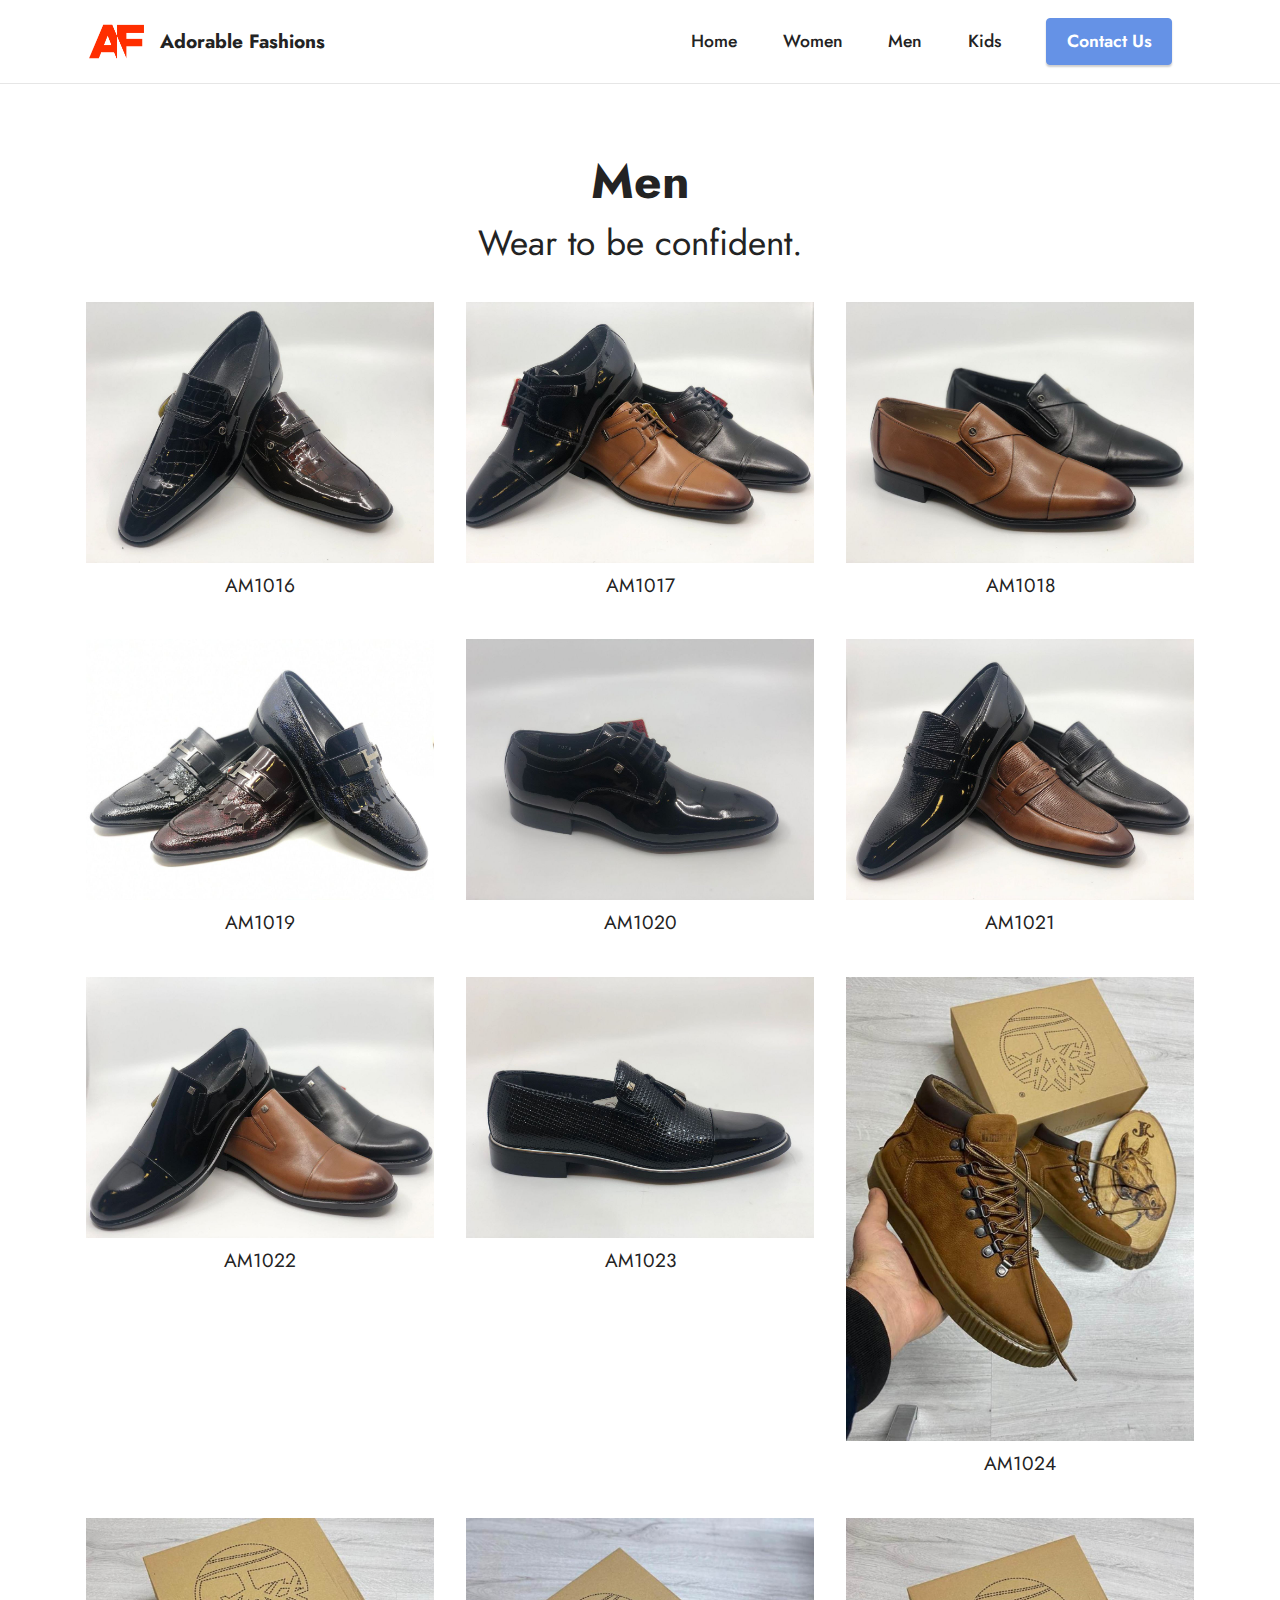
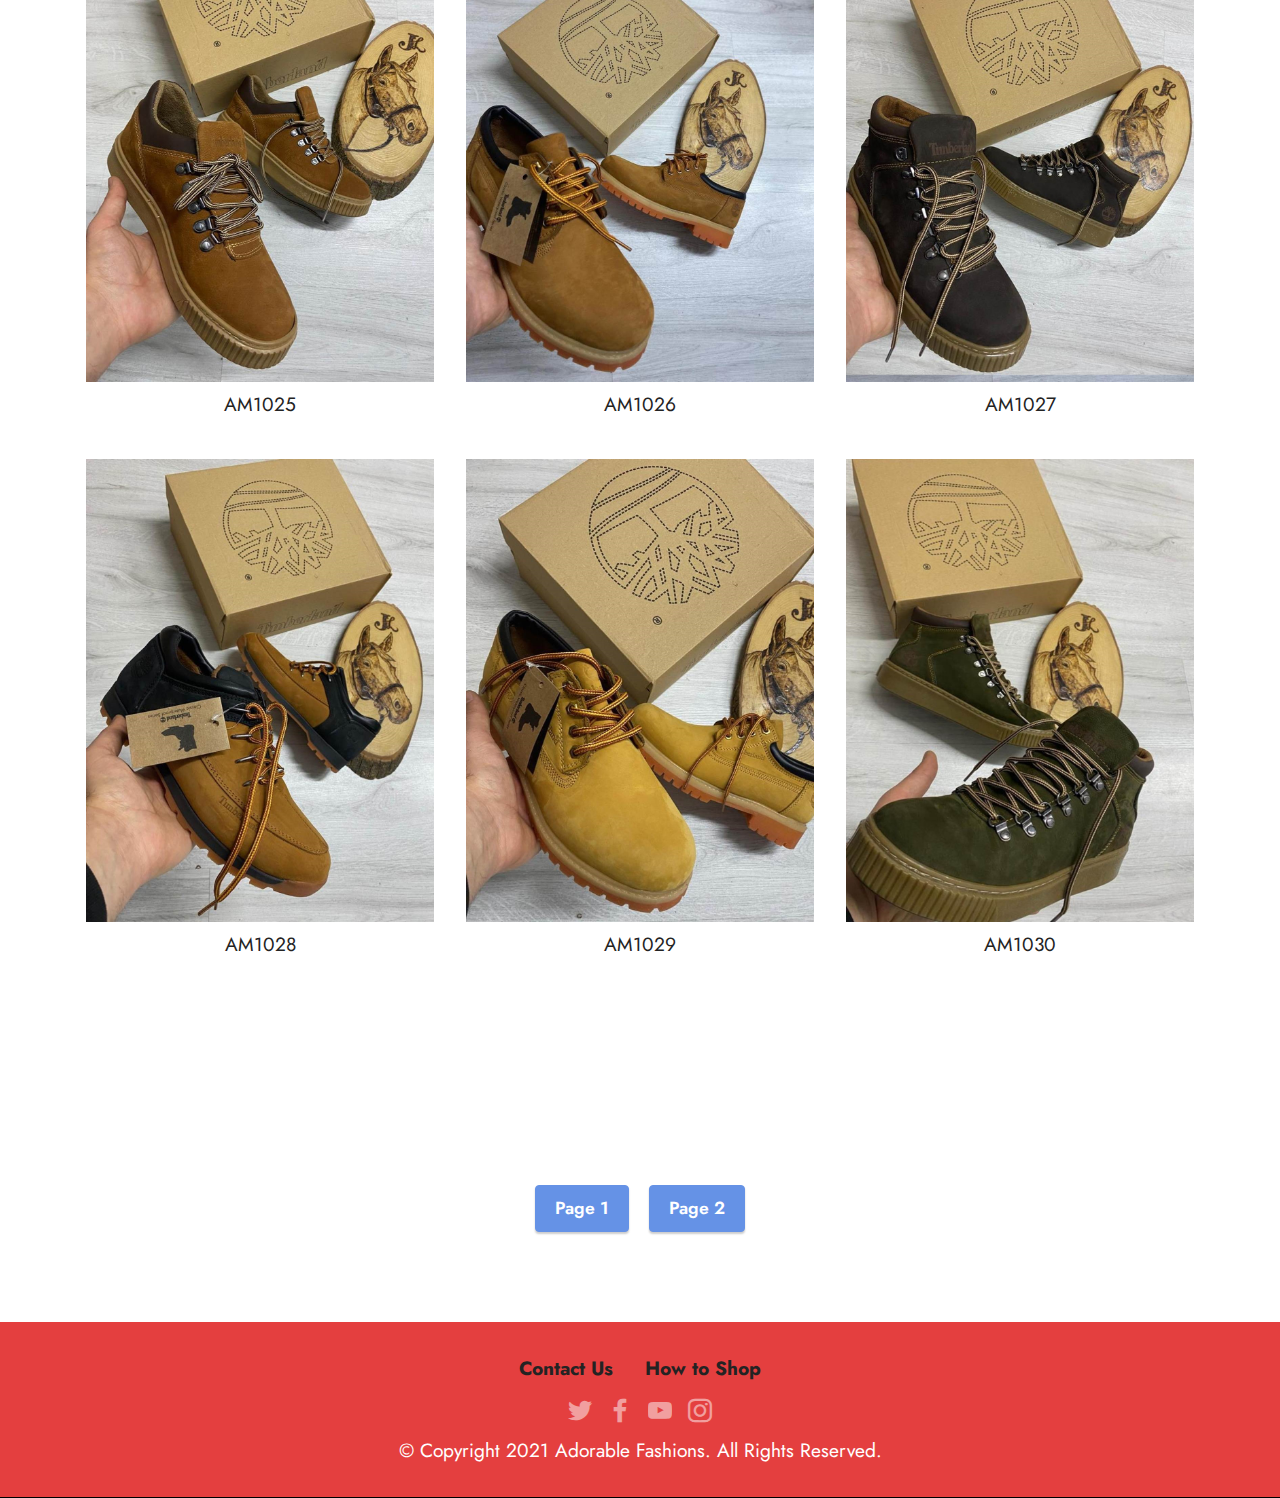
<file: page12.html>
<!DOCTYPE html>
<html  >
<head>
  
  <meta charset="UTF-8">
  <meta http-equiv="X-UA-Compatible" content="IE=edge">
  <meta name="generator" content="Mobirise v5.3.9, mobirise.com">
  <meta name="viewport" content="width=device-width, initial-scale=1, minimum-scale=1">
  <link rel="shortcut icon" href="assets/images/adorable-fashions-1-121x121.png" type="image/x-icon">
  <meta name="description" content="">
  
  
  <title>Adorable Fashions | Men</title>
  <link rel="stylesheet" href="assets/web/assets/mobirise-icons2/mobirise2.css">
  <link rel="stylesheet" href="assets/tether/tether.min.css">
  <link rel="stylesheet" href="assets/bootstrap/css/bootstrap.min.css">
  <link rel="stylesheet" href="assets/bootstrap/css/bootstrap-grid.min.css">
  <link rel="stylesheet" href="assets/bootstrap/css/bootstrap-reboot.min.css">
  <link rel="stylesheet" href="assets/dropdown/css/style.css">
  <link rel="stylesheet" href="assets/socicon/css/styles.css">
  <link rel="stylesheet" href="assets/theme/css/style.css">
  <link rel="preload" href="https://fonts.googleapis.com/css?family=Jost:100,200,300,400,500,600,700,800,900,100i,200i,300i,400i,500i,600i,700i,800i,900i&display=swap" as="style" onload="this.onload=null;this.rel='stylesheet'">
  <noscript><link rel="stylesheet" href="https://fonts.googleapis.com/css?family=Jost:100,200,300,400,500,600,700,800,900,100i,200i,300i,400i,500i,600i,700i,800i,900i&display=swap"></noscript>
  <link rel="preload" as="style" href="assets/mobirise/css/mbr-additional.css"><link rel="stylesheet" href="assets/mobirise/css/mbr-additional.css" type="text/css">
  
  
  
  
</head>
<body>
  
  <section class="menu cid-sA3NDWj44r" once="menu" id="menu1-1z">
    
    <nav class="navbar navbar-dropdown navbar-fixed-top navbar-expand-lg">
        <div class="container">
            <div class="navbar-brand">
                <span class="navbar-logo">
                    <a href="index.html">
                        <img src="assets/images/adorable-fashions-1-121x121.png" alt="" style="height: 3.8rem;">
                    </a>
                </span>
                <span class="navbar-caption-wrap"><a class="navbar-caption text-black text-primary display-7" href="index.html">Adorable Fashions</a></span>
            </div>
            <button class="navbar-toggler" type="button" data-toggle="collapse" data-target="#navbarSupportedContent" aria-controls="navbarNavAltMarkup" aria-expanded="false" aria-label="Toggle navigation">
                <div class="hamburger">
                    <span></span>
                    <span></span>
                    <span></span>
                    <span></span>
                </div>
            </button>
            <div class="collapse navbar-collapse" id="navbarSupportedContent">
                <ul class="navbar-nav nav-dropdown" data-app-modern-menu="true"><li class="nav-item"><a class="nav-link link text-black text-primary display-4" href="index.html">Home</a></li>
                    <li class="nav-item"><a class="nav-link link text-black text-primary display-4" href="page3.html">Women</a></li><li class="nav-item"><a class="nav-link link text-black text-primary display-4" href="page7.html">Men</a></li><li class="nav-item"><a class="nav-link link text-black text-primary display-4" href="page8.html">Kids</a></li></ul>
                
                <div class="navbar-buttons mbr-section-btn"><a class="btn btn-primary display-4" href="page1.html">Contact Us</a></div>
            </div>
        </div>
    </nav>

</section>

<section class="gallery5 mbr-gallery cid-sA3NDYkRSm" id="gallery5-20">
    

    

    <div class="container">
        <div class="mbr-section-head">
            <h3 class="mbr-section-title mbr-fonts-style align-center m-0 display-2"><strong>Men</strong></h3>
            <h4 class="mbr-section-subtitle mbr-fonts-style align-center mb-0 mt-2 display-5">Wear to be confident.</h4>
        </div>
        <div class="row mbr-gallery mt-4">
            <div class="col-12 col-md-6 col-lg-4 item gallery-image">
                <div class="item-wrapper" data-toggle="modal" data-target="#sA47W3N1UB-modal">
                    <img class="w-100" src="assets/images/m1 (1).jpg" alt="" data-slide-to="0" data-target="#lb-sA47W3N1UB">
                    <div class="icon-wrapper">
                        <span class="mobi-mbri mobi-mbri-search mbr-iconfont mbr-iconfont-btn"></span>
                    </div>
                </div>
                <h6 class="mbr-item-subtitle mbr-fonts-style align-center mb-2 mt-2 display-7">AM1016</h6>
            </div>
            <div class="col-12 col-md-6 col-lg-4 item gallery-image">
                <div class="item-wrapper" data-toggle="modal" data-target="#sA47W3N1UB-modal">
                    <img class="w-100" src="assets/images/m1 (2).jpg" alt="" data-slide-to="1" data-target="#lb-sA47W3N1UB">
                    <div class="icon-wrapper">
                        <span class="mobi-mbri mobi-mbri-search mbr-iconfont mbr-iconfont-btn"></span>
                    </div>
                </div>
                <h6 class="mbr-item-subtitle mbr-fonts-style align-center mb-2 mt-2 display-7">AM1017</h6>
            </div>
            <div class="col-12 col-md-6 col-lg-4 item gallery-image">
                <div class="item-wrapper" data-toggle="modal" data-target="#sA47W3N1UB-modal">
                    <img class="w-100" src="assets/images/m1 (3).jpg" alt="" data-slide-to="2" data-target="#lb-sA47W3N1UB">
                    <div class="icon-wrapper">
                        <span class="mobi-mbri mobi-mbri-search mbr-iconfont mbr-iconfont-btn"></span>
                    </div>
                </div>
                <h6 class="mbr-item-subtitle mbr-fonts-style align-center mb-2 mt-2 display-7">AM1018</h6>
            </div><div class="col-12 col-md-6 col-lg-4 item gallery-image">
                <div class="item-wrapper" data-toggle="modal" data-target="#sA47W3N1UB-modal">
                    <img class="w-100" src="assets/images/m1 (4).jpg" alt="" data-slide-to="3" data-target="#lb-sA47W3N1UB">
                    <div class="icon-wrapper">
                        <span class="mobi-mbri mobi-mbri-search mbr-iconfont mbr-iconfont-btn"></span>
                    </div>
                </div>
                <h6 class="mbr-item-subtitle mbr-fonts-style align-center mb-2 mt-2 display-7">AM1019</h6>
            </div>
            <div class="col-12 col-md-6 col-lg-4 item gallery-image">
                <div class="item-wrapper" data-toggle="modal" data-target="#sA47W3N1UB-modal">
                    <img class="w-100" src="assets/images/m1 (5).jpg" alt="" data-slide-to="4" data-target="#lb-sA47W3N1UB">
                    <div class="icon-wrapper">
                        <span class="mobi-mbri mobi-mbri-search mbr-iconfont mbr-iconfont-btn"></span>
                    </div>
                </div>
                <h6 class="mbr-item-subtitle mbr-fonts-style align-center mb-2 mt-2 display-7">AM1020</h6>
            </div><div class="col-12 col-md-6 col-lg-4 item gallery-image">
                <div class="item-wrapper" data-toggle="modal" data-target="#sA47W3N1UB-modal">
                    <img class="w-100" src="assets/images/m1 (6).jpg" alt="" data-slide-to="5" data-target="#lb-sA47W3N1UB">
                    <div class="icon-wrapper">
                        <span class="mobi-mbri mobi-mbri-search mbr-iconfont mbr-iconfont-btn"></span>
                    </div>
                </div>
                <h6 class="mbr-item-subtitle mbr-fonts-style align-center mb-2 mt-2 display-7">AM1021</h6>
            </div><div class="col-12 col-md-6 col-lg-4 item gallery-image">
                <div class="item-wrapper" data-toggle="modal" data-target="#sA47W3N1UB-modal">
                    <img class="w-100" src="assets/images/m1 (7).jpg" alt="" data-slide-to="6" data-target="#lb-sA47W3N1UB">
                    <div class="icon-wrapper">
                        <span class="mobi-mbri mobi-mbri-search mbr-iconfont mbr-iconfont-btn"></span>
                    </div>
                </div>
                <h6 class="mbr-item-subtitle mbr-fonts-style align-center mb-2 mt-2 display-7">AM1022</h6>
            </div><div class="col-12 col-md-6 col-lg-4 item gallery-image">
                <div class="item-wrapper" data-toggle="modal" data-target="#sA47W3N1UB-modal">
                    <img class="w-100" src="assets/images/m1 (8).jpg" alt="" data-slide-to="7" data-target="#lb-sA47W3N1UB">
                    <div class="icon-wrapper">
                        <span class="mobi-mbri mobi-mbri-search mbr-iconfont mbr-iconfont-btn"></span>
                    </div>
                </div>
                <h6 class="mbr-item-subtitle mbr-fonts-style align-center mb-2 mt-2 display-7">AM1023</h6>
            </div><div class="col-12 col-md-6 col-lg-4 item gallery-image">
                <div class="item-wrapper" data-toggle="modal" data-target="#sA47W3N1UB-modal">
                    <img class="w-100" src="assets/images/m1 (9).jpg" alt="" data-slide-to="8" data-target="#lb-sA47W3N1UB">
                    <div class="icon-wrapper">
                        <span class="mobi-mbri mobi-mbri-search mbr-iconfont mbr-iconfont-btn"></span>
                    </div>
                </div>
                <h6 class="mbr-item-subtitle mbr-fonts-style align-center mb-2 mt-2 display-7">AM1024</h6>
            </div><div class="col-12 col-md-6 col-lg-4 item gallery-image">
                <div class="item-wrapper" data-toggle="modal" data-target="#sA47W3N1UB-modal">
                    <img class="w-100" src="assets/images/m1 (10).jpg" alt="" data-slide-to="9" data-target="#lb-sA47W3N1UB">
                    <div class="icon-wrapper">
                        <span class="mobi-mbri mobi-mbri-search mbr-iconfont mbr-iconfont-btn"></span>
                    </div>
                </div>
                <h6 class="mbr-item-subtitle mbr-fonts-style align-center mb-2 mt-2 display-7">AM1025</h6>
            </div><div class="col-12 col-md-6 col-lg-4 item gallery-image">
                <div class="item-wrapper" data-toggle="modal" data-target="#sA47W3N1UB-modal">
                    <img class="w-100" src="assets/images/m1 (11).jpg" alt="" data-slide-to="10" data-target="#lb-sA47W3N1UB">
                    <div class="icon-wrapper">
                        <span class="mobi-mbri mobi-mbri-search mbr-iconfont mbr-iconfont-btn"></span>
                    </div>
                </div>
                <h6 class="mbr-item-subtitle mbr-fonts-style align-center mb-2 mt-2 display-7">AM1026</h6>
            </div><div class="col-12 col-md-6 col-lg-4 item gallery-image">
                <div class="item-wrapper" data-toggle="modal" data-target="#sA47W3N1UB-modal">
                    <img class="w-100" src="assets/images/m1 (12).jpg" alt="" data-slide-to="11" data-target="#lb-sA47W3N1UB">
                    <div class="icon-wrapper">
                        <span class="mobi-mbri mobi-mbri-search mbr-iconfont mbr-iconfont-btn"></span>
                    </div>
                </div>
                <h6 class="mbr-item-subtitle mbr-fonts-style align-center mb-2 mt-2 display-7">AM1027</h6>
            </div><div class="col-12 col-md-6 col-lg-4 item gallery-image">
                <div class="item-wrapper" data-toggle="modal" data-target="#sA47W3N1UB-modal">
                    <img class="w-100" src="assets/images/m1 (13).jpg" alt="" data-slide-to="12" data-target="#lb-sA47W3N1UB">
                    <div class="icon-wrapper">
                        <span class="mobi-mbri mobi-mbri-search mbr-iconfont mbr-iconfont-btn"></span>
                    </div>
                </div>
                <h6 class="mbr-item-subtitle mbr-fonts-style align-center mb-2 mt-2 display-7">AM1028</h6>
            </div><div class="col-12 col-md-6 col-lg-4 item gallery-image">
                <div class="item-wrapper" data-toggle="modal" data-target="#sA47W3N1UB-modal">
                    <img class="w-100" src="assets/images/m1 (14).jpg" alt="" data-slide-to="13" data-target="#lb-sA47W3N1UB">
                    <div class="icon-wrapper">
                        <span class="mobi-mbri mobi-mbri-search mbr-iconfont mbr-iconfont-btn"></span>
                    </div>
                </div>
                <h6 class="mbr-item-subtitle mbr-fonts-style align-center mb-2 mt-2 display-7">AM1029</h6>
            </div><div class="col-12 col-md-6 col-lg-4 item gallery-image">
                <div class="item-wrapper" data-toggle="modal" data-target="#sA47W3N1UB-modal">
                    <img class="w-100" src="assets/images/m1 (15).jpg" alt="" data-slide-to="14" data-target="#lb-sA47W3N1UB">
                    <div class="icon-wrapper">
                        <span class="mobi-mbri mobi-mbri-search mbr-iconfont mbr-iconfont-btn"></span>
                    </div>
                </div>
                <h6 class="mbr-item-subtitle mbr-fonts-style align-center mb-2 mt-2 display-7">AM1030</h6>
            </div>
        </div>

        <div class="modal mbr-slider" tabindex="-1" role="dialog" aria-hidden="true" id="sA47W3N1UB-modal">
            <div class="modal-dialog" role="document">
                <div class="modal-content">
                    <div class="modal-body">
                        <div class="carousel slide" id="lb-sA47W3N1UB" data-interval="5000">
                            <div class="carousel-inner">
                                <div class="carousel-item active">
                                    <img class="d-block w-100" src="assets/images/m1 (1).jpg" alt="">
                                </div>
                                <div class="carousel-item">
                                    <img class="d-block w-100" src="assets/images/m1 (2).jpg" alt="">
                                </div>
                                <div class="carousel-item">
                                    <img class="d-block w-100" src="assets/images/m1 (3).jpg" alt="">
                                </div><div class="carousel-item">
                                    <img class="d-block w-100" src="assets/images/m1 (4).jpg" alt="">
                                </div>
                                <div class="carousel-item">
                                    <img class="d-block w-100" src="assets/images/m1 (5).jpg" alt="">
                                </div><div class="carousel-item">
                                    <img class="d-block w-100" src="assets/images/m1 (6).jpg" alt="">
                                </div><div class="carousel-item">
                                    <img class="d-block w-100" src="assets/images/m1 (7).jpg" alt="">
                                </div><div class="carousel-item">
                                    <img class="d-block w-100" src="assets/images/m1 (8).jpg" alt="">
                                </div><div class="carousel-item">
                                    <img class="d-block w-100" src="assets/images/m1 (9).jpg" alt="">
                                </div><div class="carousel-item">
                                    <img class="d-block w-100" src="assets/images/m1 (10).jpg" alt="">
                                </div><div class="carousel-item">
                                    <img class="d-block w-100" src="assets/images/m1 (11).jpg" alt="">
                                </div><div class="carousel-item">
                                    <img class="d-block w-100" src="assets/images/m1 (12).jpg" alt="">
                                </div><div class="carousel-item">
                                    <img class="d-block w-100" src="assets/images/m1 (13).jpg" alt="">
                                </div><div class="carousel-item">
                                    <img class="d-block w-100" src="assets/images/m1 (14).jpg" alt="">
                                </div><div class="carousel-item">
                                    <img class="d-block w-100" src="assets/images/m1 (15).jpg" alt="">
                                </div>
                            </div>
                            <ol class="carousel-indicators">
                                <li data-slide-to="0" class="active" data-target="#lb-sA47W3N1UB"></li>
                                <li data-slide-to="1" data-target="#lb-sA47W3N1UB"></li>
                                <li data-slide-to="2" data-target="#lb-sA47W3N1UB"></li><li data-slide-to="3" data-target="#lb-sA47W3N1UB"></li>
                                <li data-slide-to="4" data-target="#lb-sA47W3N1UB"></li><li data-slide-to="5" data-target="#lb-sA47W3N1UB"></li><li data-slide-to="6" data-target="#lb-sA47W3N1UB"></li><li data-slide-to="7" data-target="#lb-sA47W3N1UB"></li><li data-slide-to="8" data-target="#lb-sA47W3N1UB"></li><li data-slide-to="9" data-target="#lb-sA47W3N1UB"></li><li data-slide-to="10" data-target="#lb-sA47W3N1UB"></li><li data-slide-to="11" data-target="#lb-sA47W3N1UB"></li><li data-slide-to="12" data-target="#lb-sA47W3N1UB"></li><li data-slide-to="13" data-target="#lb-sA47W3N1UB"></li><li data-slide-to="14" data-target="#lb-sA47W3N1UB"></li>
                            </ol>
                            <a role="button" href="" class="close" data-dismiss="modal" aria-label="Close">
                            </a>
                            <a class="carousel-control-prev carousel-control" role="button" data-slide="prev" href="#lb-sA47W3N1UB">
                                <span class="mobi-mbri mobi-mbri-arrow-prev" aria-hidden="true"></span>
                                <span class="sr-only">Previous</span>
                            </a>
                            <a class="carousel-control-next carousel-control" role="button" data-slide="next" href="#lb-sA47W3N1UB">
                                <span class="mobi-mbri mobi-mbri-arrow-next" aria-hidden="true"></span>
                                <span class="sr-only">Next</span>
                            </a>
                        </div>
                    </div>
                </div>
            </div>
        </div>
    </div>
</section>

<section class="content11 cid-sA3NE27pbZ" id="content11-21">
    
    <div class="container">
        <div class="row justify-content-center">
            <div class="col-md-12 col-lg-10">
                <div class="mbr-section-btn align-center"><a class="btn btn-primary display-4" href="page7.html">Page 1</a> <a class="btn btn-primary display-4" href="page12.html">Page 2</a></div>
            </div>
        </div>
    </div>
</section>

<section class="footer3 cid-sA3NE3bRR7" once="footers" id="footer3-22">

    

    

    <div class="container">
        <div class="media-container-row align-center mbr-white">
            <div class="row row-links">
                <ul class="foot-menu">
                    
                    
                    
                    
                    
                <li class="foot-menu-item mbr-fonts-style display-7"><a href="page1.html" class="text-black"><strong>Contact Us</strong></a></li><li class="foot-menu-item mbr-fonts-style display-7"><a href="page5.html" class="text-black"><strong>How to Shop</strong></a></li></ul>
            </div>
            <div class="row social-row">
                <div class="social-list align-right pb-2">
                    
                    
                    
                    
                    
                    
                <div class="soc-item">
                        <a href="https://twitter.com/#" target="_blank">
                            <span class="mbr-iconfont mbr-iconfont-social socicon-twitter socicon"></span>
                        </a>
                    </div><div class="soc-item">
                        <a href="https://www.facebook.com/pages/#" target="_blank">
                            <span class="mbr-iconfont mbr-iconfont-social socicon-facebook socicon"></span>
                        </a>
                    </div><div class="soc-item">
                        <a href="https://www.youtube.com/c/#" target="_blank">
                            <span class="mbr-iconfont mbr-iconfont-social socicon-youtube socicon"></span>
                        </a>
                    </div><div class="soc-item">
                        <a href="https://instagram.com/#" target="_blank">
                            <span class="mbr-iconfont mbr-iconfont-social socicon-instagram socicon"></span>
                        </a>
                    </div></div>
            </div>
            <div class="row row-copirayt">
                <p class="mbr-text mb-0 mbr-fonts-style mbr-white align-center display-7">
                    © Copyright 2021 Adorable Fashions. All Rights Reserved.
                </p>
            </div>
        </div>
    </div>
</section><section style="background-color: #000000; font-family: -apple-system, BlinkMacSystemFont, 'Segoe UI', 'Roboto', 'Helvetica Neue', Arial, sans-serif; color:#aaa; font-size:12px; padding: 0; align-items: center; display: flex;"><a href="https://mobirise.site/k" style="flex: 1 1; height: 0.1rem; padding-left: 1rem;"></a></section><script src="assets/web/assets/jquery/jquery.min.js"></script>  <script src="assets/popper/popper.min.js"></script>  <script src="assets/tether/tether.min.js"></script>  <script src="assets/bootstrap/js/bootstrap.min.js"></script>  <script src="assets/smoothscroll/smooth-scroll.js"></script>  <script src="assets/dropdown/js/nav-dropdown.js"></script>  <script src="assets/dropdown/js/navbar-dropdown.js"></script>  <script src="assets/touchswipe/jquery.touch-swipe.min.js"></script>  <script src="assets/theme/js/script.js"></script>  
  
  
</body>
</html>
</file>
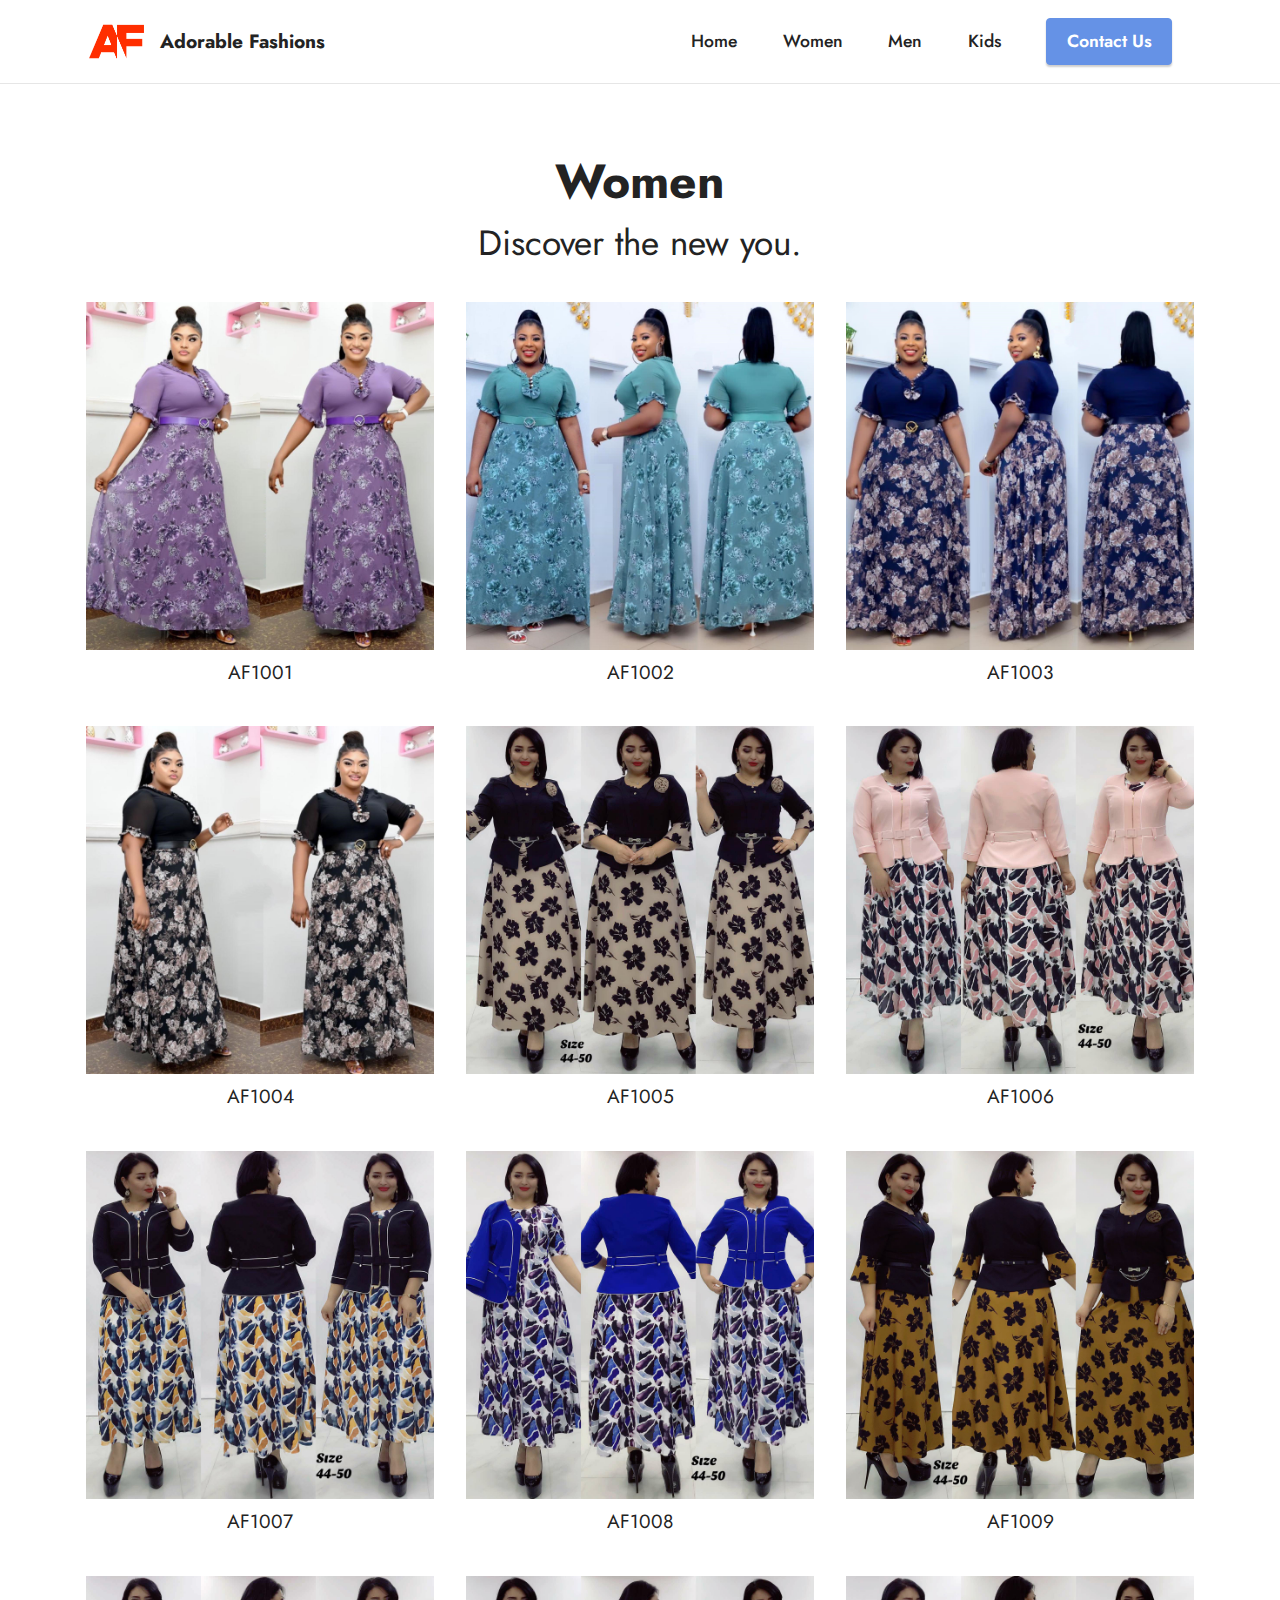
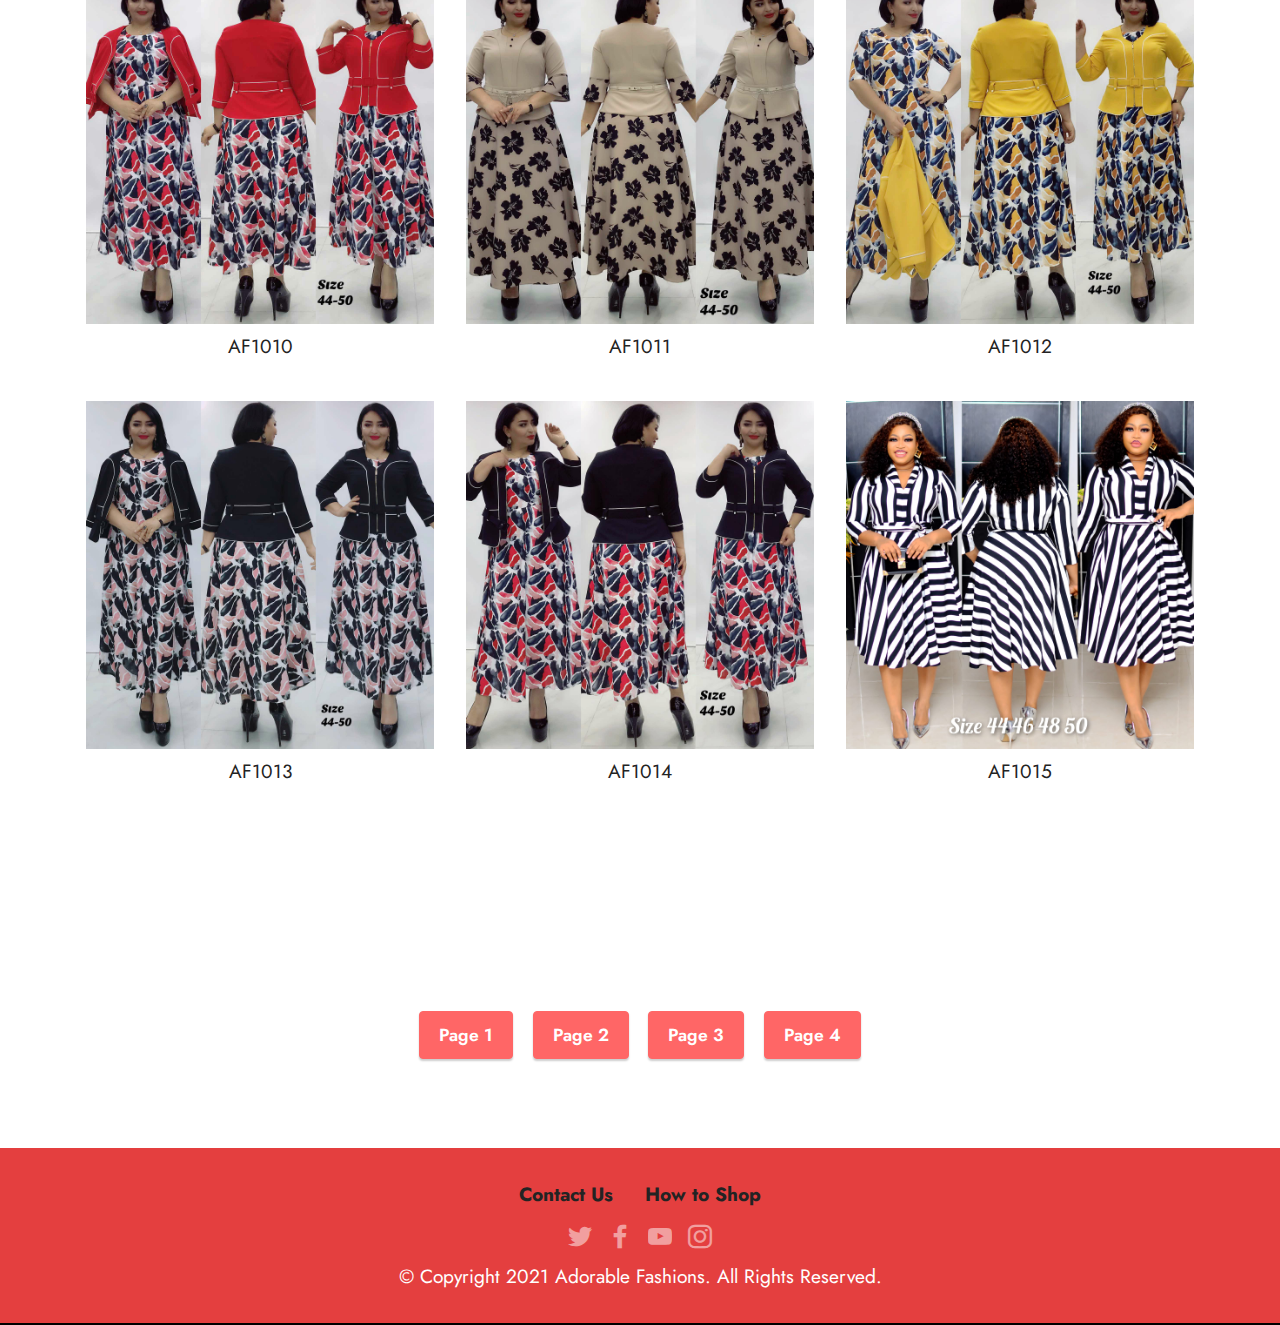
<file: page3.html>
<!DOCTYPE html>
<html  >
<head>
  
  <meta charset="UTF-8">
  <meta http-equiv="X-UA-Compatible" content="IE=edge">
  <meta name="generator" content="Mobirise v5.3.9, mobirise.com">
  <meta name="viewport" content="width=device-width, initial-scale=1, minimum-scale=1">
  <link rel="shortcut icon" href="assets/images/adorable-fashions-1-121x121.png" type="image/x-icon">
  <meta name="description" content="">
  
  
  <title>Adorable Fashions | Women</title>
  <link rel="stylesheet" href="assets/web/assets/mobirise-icons2/mobirise2.css">
  <link rel="stylesheet" href="assets/tether/tether.min.css">
  <link rel="stylesheet" href="assets/bootstrap/css/bootstrap.min.css">
  <link rel="stylesheet" href="assets/bootstrap/css/bootstrap-grid.min.css">
  <link rel="stylesheet" href="assets/bootstrap/css/bootstrap-reboot.min.css">
  <link rel="stylesheet" href="assets/dropdown/css/style.css">
  <link rel="stylesheet" href="assets/socicon/css/styles.css">
  <link rel="stylesheet" href="assets/theme/css/style.css">
  <link rel="preload" href="https://fonts.googleapis.com/css?family=Jost:100,200,300,400,500,600,700,800,900,100i,200i,300i,400i,500i,600i,700i,800i,900i&display=swap" as="style" onload="this.onload=null;this.rel='stylesheet'">
  <noscript><link rel="stylesheet" href="https://fonts.googleapis.com/css?family=Jost:100,200,300,400,500,600,700,800,900,100i,200i,300i,400i,500i,600i,700i,800i,900i&display=swap"></noscript>
  <link rel="preload" as="style" href="assets/mobirise/css/mbr-additional.css"><link rel="stylesheet" href="assets/mobirise/css/mbr-additional.css" type="text/css">
  
  
  
  
</head>
<body>
  
  <section class="menu cid-s48OLK6784" once="menu" id="menu1-q">
    
    <nav class="navbar navbar-dropdown navbar-fixed-top navbar-expand-lg">
        <div class="container">
            <div class="navbar-brand">
                <span class="navbar-logo">
                    <a href="index.html">
                        <img src="assets/images/adorable-fashions-1-121x121.png" alt="" style="height: 3.8rem;">
                    </a>
                </span>
                <span class="navbar-caption-wrap"><a class="navbar-caption text-black text-primary display-7" href="index.html">Adorable Fashions</a></span>
            </div>
            <button class="navbar-toggler" type="button" data-toggle="collapse" data-target="#navbarSupportedContent" aria-controls="navbarNavAltMarkup" aria-expanded="false" aria-label="Toggle navigation">
                <div class="hamburger">
                    <span></span>
                    <span></span>
                    <span></span>
                    <span></span>
                </div>
            </button>
            <div class="collapse navbar-collapse" id="navbarSupportedContent">
                <ul class="navbar-nav nav-dropdown" data-app-modern-menu="true"><li class="nav-item"><a class="nav-link link text-black text-primary display-4" href="index.html">Home</a></li>
                    <li class="nav-item"><a class="nav-link link text-black text-primary display-4" href="page3.html">Women</a></li><li class="nav-item"><a class="nav-link link text-black text-primary display-4" href="page7.html">Men</a></li><li class="nav-item"><a class="nav-link link text-black text-primary display-4" href="page8.html">Kids</a></li></ul>
                
                <div class="navbar-buttons mbr-section-btn"><a class="btn btn-primary display-4" href="page1.html">Contact Us</a></div>
            </div>
        </div>
    </nav>

</section>

<section class="gallery5 mbr-gallery cid-sA18TuLPd2" id="gallery5-12">
    

    

    <div class="container">
        <div class="mbr-section-head">
            <h3 class="mbr-section-title mbr-fonts-style align-center m-0 display-2"><strong>Women</strong></h3>
            <h4 class="mbr-section-subtitle mbr-fonts-style align-center mb-0 mt-2 display-5">Discover the new you.</h4>
        </div>
        <div class="row mbr-gallery mt-4">
            <div class="col-12 col-md-6 col-lg-4 item gallery-image">
                <div class="item-wrapper" data-toggle="modal" data-target="#sA47Un80cg-modal">
                    <img class="w-100" src="assets/images/w (1).jpg" alt="" data-slide-to="0" data-target="#lb-sA47Un80cg">
                    <div class="icon-wrapper">
                        <span class="mobi-mbri mobi-mbri-search mbr-iconfont mbr-iconfont-btn"></span>
                    </div>
                </div>
                <h6 class="mbr-item-subtitle mbr-fonts-style align-center mb-2 mt-2 display-7">AF1001</h6>
            </div>
            <div class="col-12 col-md-6 col-lg-4 item gallery-image">
                <div class="item-wrapper" data-toggle="modal" data-target="#sA47Un80cg-modal">
                    <img class="w-100" src="assets/images/w (2).jpg" alt="" data-slide-to="1" data-target="#lb-sA47Un80cg">
                    <div class="icon-wrapper">
                        <span class="mobi-mbri mobi-mbri-search mbr-iconfont mbr-iconfont-btn"></span>
                    </div>
                </div>
                <h6 class="mbr-item-subtitle mbr-fonts-style align-center mb-2 mt-2 display-7">AF1002</h6>
            </div>
            <div class="col-12 col-md-6 col-lg-4 item gallery-image">
                <div class="item-wrapper" data-toggle="modal" data-target="#sA47Un80cg-modal">
                    <img class="w-100" src="assets/images/w (3).jpg" alt="" data-slide-to="2" data-target="#lb-sA47Un80cg">
                    <div class="icon-wrapper">
                        <span class="mobi-mbri mobi-mbri-search mbr-iconfont mbr-iconfont-btn"></span>
                    </div>
                </div>
                <h6 class="mbr-item-subtitle mbr-fonts-style align-center mb-2 mt-2 display-7">AF1003</h6>
            </div><div class="col-12 col-md-6 col-lg-4 item gallery-image">
                <div class="item-wrapper" data-toggle="modal" data-target="#sA47Un80cg-modal">
                    <img class="w-100" src="assets/images/w (4).jpg" alt="" data-slide-to="3" data-target="#lb-sA47Un80cg">
                    <div class="icon-wrapper">
                        <span class="mobi-mbri mobi-mbri-search mbr-iconfont mbr-iconfont-btn"></span>
                    </div>
                </div>
                <h6 class="mbr-item-subtitle mbr-fonts-style align-center mb-2 mt-2 display-7">AF1004</h6>
            </div>
            <div class="col-12 col-md-6 col-lg-4 item gallery-image">
                <div class="item-wrapper" data-toggle="modal" data-target="#sA47Un80cg-modal">
                    <img class="w-100" src="assets/images/w (5).jpg" alt="" data-slide-to="4" data-target="#lb-sA47Un80cg">
                    <div class="icon-wrapper">
                        <span class="mobi-mbri mobi-mbri-search mbr-iconfont mbr-iconfont-btn"></span>
                    </div>
                </div>
                <h6 class="mbr-item-subtitle mbr-fonts-style align-center mb-2 mt-2 display-7">AF1005</h6>
            </div><div class="col-12 col-md-6 col-lg-4 item gallery-image">
                <div class="item-wrapper" data-toggle="modal" data-target="#sA47Un80cg-modal">
                    <img class="w-100" src="assets/images/w (6).jpg" alt="" data-slide-to="5" data-target="#lb-sA47Un80cg">
                    <div class="icon-wrapper">
                        <span class="mobi-mbri mobi-mbri-search mbr-iconfont mbr-iconfont-btn"></span>
                    </div>
                </div>
                <h6 class="mbr-item-subtitle mbr-fonts-style align-center mb-2 mt-2 display-7">AF1006</h6>
            </div><div class="col-12 col-md-6 col-lg-4 item gallery-image">
                <div class="item-wrapper" data-toggle="modal" data-target="#sA47Un80cg-modal">
                    <img class="w-100" src="assets/images/w (7).jpg" alt="" data-slide-to="6" data-target="#lb-sA47Un80cg">
                    <div class="icon-wrapper">
                        <span class="mobi-mbri mobi-mbri-search mbr-iconfont mbr-iconfont-btn"></span>
                    </div>
                </div>
                <h6 class="mbr-item-subtitle mbr-fonts-style align-center mb-2 mt-2 display-7">AF1007</h6>
            </div><div class="col-12 col-md-6 col-lg-4 item gallery-image">
                <div class="item-wrapper" data-toggle="modal" data-target="#sA47Un80cg-modal">
                    <img class="w-100" src="assets/images/w (8).jpg" alt="" data-slide-to="7" data-target="#lb-sA47Un80cg">
                    <div class="icon-wrapper">
                        <span class="mobi-mbri mobi-mbri-search mbr-iconfont mbr-iconfont-btn"></span>
                    </div>
                </div>
                <h6 class="mbr-item-subtitle mbr-fonts-style align-center mb-2 mt-2 display-7">AF1008</h6>
            </div><div class="col-12 col-md-6 col-lg-4 item gallery-image">
                <div class="item-wrapper" data-toggle="modal" data-target="#sA47Un80cg-modal">
                    <img class="w-100" src="assets/images/w (9).jpg" alt="" data-slide-to="8" data-target="#lb-sA47Un80cg">
                    <div class="icon-wrapper">
                        <span class="mobi-mbri mobi-mbri-search mbr-iconfont mbr-iconfont-btn"></span>
                    </div>
                </div>
                <h6 class="mbr-item-subtitle mbr-fonts-style align-center mb-2 mt-2 display-7">AF1009</h6>
            </div><div class="col-12 col-md-6 col-lg-4 item gallery-image">
                <div class="item-wrapper" data-toggle="modal" data-target="#sA47Un80cg-modal">
                    <img class="w-100" src="assets/images/w (10).jpg" alt="" data-slide-to="9" data-target="#lb-sA47Un80cg">
                    <div class="icon-wrapper">
                        <span class="mobi-mbri mobi-mbri-search mbr-iconfont mbr-iconfont-btn"></span>
                    </div>
                </div>
                <h6 class="mbr-item-subtitle mbr-fonts-style align-center mb-2 mt-2 display-7">AF1010</h6>
            </div><div class="col-12 col-md-6 col-lg-4 item gallery-image">
                <div class="item-wrapper" data-toggle="modal" data-target="#sA47Un80cg-modal">
                    <img class="w-100" src="assets/images/w (11).jpg" alt="" data-slide-to="10" data-target="#lb-sA47Un80cg">
                    <div class="icon-wrapper">
                        <span class="mobi-mbri mobi-mbri-search mbr-iconfont mbr-iconfont-btn"></span>
                    </div>
                </div>
                <h6 class="mbr-item-subtitle mbr-fonts-style align-center mb-2 mt-2 display-7">AF1011</h6>
            </div><div class="col-12 col-md-6 col-lg-4 item gallery-image">
                <div class="item-wrapper" data-toggle="modal" data-target="#sA47Un80cg-modal">
                    <img class="w-100" src="assets/images/w (12).jpg" alt="" data-slide-to="11" data-target="#lb-sA47Un80cg">
                    <div class="icon-wrapper">
                        <span class="mobi-mbri mobi-mbri-search mbr-iconfont mbr-iconfont-btn"></span>
                    </div>
                </div>
                <h6 class="mbr-item-subtitle mbr-fonts-style align-center mb-2 mt-2 display-7">AF1012</h6>
            </div><div class="col-12 col-md-6 col-lg-4 item gallery-image">
                <div class="item-wrapper" data-toggle="modal" data-target="#sA47Un80cg-modal">
                    <img class="w-100" src="assets/images/w (13).jpg" alt="" data-slide-to="12" data-target="#lb-sA47Un80cg">
                    <div class="icon-wrapper">
                        <span class="mobi-mbri mobi-mbri-search mbr-iconfont mbr-iconfont-btn"></span>
                    </div>
                </div>
                <h6 class="mbr-item-subtitle mbr-fonts-style align-center mb-2 mt-2 display-7">AF1013</h6>
            </div><div class="col-12 col-md-6 col-lg-4 item gallery-image">
                <div class="item-wrapper" data-toggle="modal" data-target="#sA47Un80cg-modal">
                    <img class="w-100" src="assets/images/w (14).jpg" alt="" data-slide-to="13" data-target="#lb-sA47Un80cg">
                    <div class="icon-wrapper">
                        <span class="mobi-mbri mobi-mbri-search mbr-iconfont mbr-iconfont-btn"></span>
                    </div>
                </div>
                <h6 class="mbr-item-subtitle mbr-fonts-style align-center mb-2 mt-2 display-7">AF1014</h6>
            </div><div class="col-12 col-md-6 col-lg-4 item gallery-image">
                <div class="item-wrapper" data-toggle="modal" data-target="#sA47Un80cg-modal">
                    <img class="w-100" src="assets/images/w (15).jpg" alt="" data-slide-to="14" data-target="#lb-sA47Un80cg">
                    <div class="icon-wrapper">
                        <span class="mobi-mbri mobi-mbri-search mbr-iconfont mbr-iconfont-btn"></span>
                    </div>
                </div>
                <h6 class="mbr-item-subtitle mbr-fonts-style align-center mb-2 mt-2 display-7">AF1015</h6>
            </div>
        </div>

        <div class="modal mbr-slider" tabindex="-1" role="dialog" aria-hidden="true" id="sA47Un80cg-modal">
            <div class="modal-dialog" role="document">
                <div class="modal-content">
                    <div class="modal-body">
                        <div class="carousel slide" id="lb-sA47Un80cg" data-interval="5000">
                            <div class="carousel-inner">
                                <div class="carousel-item active">
                                    <img class="d-block w-100" src="assets/images/w (1).jpg" alt="">
                                </div>
                                <div class="carousel-item">
                                    <img class="d-block w-100" src="assets/images/w (2).jpg" alt="">
                                </div>
                                <div class="carousel-item">
                                    <img class="d-block w-100" src="assets/images/w (3).jpg" alt="">
                                </div><div class="carousel-item">
                                    <img class="d-block w-100" src="assets/images/w (4).jpg" alt="">
                                </div>
                                <div class="carousel-item">
                                    <img class="d-block w-100" src="assets/images/w (5).jpg" alt="">
                                </div><div class="carousel-item">
                                    <img class="d-block w-100" src="assets/images/w (6).jpg" alt="">
                                </div><div class="carousel-item">
                                    <img class="d-block w-100" src="assets/images/w (7).jpg" alt="">
                                </div><div class="carousel-item">
                                    <img class="d-block w-100" src="assets/images/w (8).jpg" alt="">
                                </div><div class="carousel-item">
                                    <img class="d-block w-100" src="assets/images/w (9).jpg" alt="">
                                </div><div class="carousel-item">
                                    <img class="d-block w-100" src="assets/images/w (10).jpg" alt="">
                                </div><div class="carousel-item">
                                    <img class="d-block w-100" src="assets/images/w (11).jpg" alt="">
                                </div><div class="carousel-item">
                                    <img class="d-block w-100" src="assets/images/w (12).jpg" alt="">
                                </div><div class="carousel-item">
                                    <img class="d-block w-100" src="assets/images/w (13).jpg" alt="">
                                </div><div class="carousel-item">
                                    <img class="d-block w-100" src="assets/images/w (14).jpg" alt="">
                                </div><div class="carousel-item">
                                    <img class="d-block w-100" src="assets/images/w (15).jpg" alt="">
                                </div>
                            </div>
                            <ol class="carousel-indicators">
                                <li data-slide-to="0" class="active" data-target="#lb-sA47Un80cg"></li>
                                <li data-slide-to="1" data-target="#lb-sA47Un80cg"></li>
                                <li data-slide-to="2" data-target="#lb-sA47Un80cg"></li><li data-slide-to="3" data-target="#lb-sA47Un80cg"></li>
                                <li data-slide-to="4" data-target="#lb-sA47Un80cg"></li><li data-slide-to="5" data-target="#lb-sA47Un80cg"></li><li data-slide-to="6" data-target="#lb-sA47Un80cg"></li><li data-slide-to="7" data-target="#lb-sA47Un80cg"></li><li data-slide-to="8" data-target="#lb-sA47Un80cg"></li><li data-slide-to="9" data-target="#lb-sA47Un80cg"></li><li data-slide-to="10" data-target="#lb-sA47Un80cg"></li><li data-slide-to="11" data-target="#lb-sA47Un80cg"></li><li data-slide-to="12" data-target="#lb-sA47Un80cg"></li><li data-slide-to="13" data-target="#lb-sA47Un80cg"></li><li data-slide-to="14" data-target="#lb-sA47Un80cg"></li>
                            </ol>
                            <a role="button" href="" class="close" data-dismiss="modal" aria-label="Close">
                            </a>
                            <a class="carousel-control-prev carousel-control" role="button" data-slide="prev" href="#lb-sA47Un80cg">
                                <span class="mobi-mbri mobi-mbri-arrow-prev" aria-hidden="true"></span>
                                <span class="sr-only">Previous</span>
                            </a>
                            <a class="carousel-control-next carousel-control" role="button" data-slide="next" href="#lb-sA47Un80cg">
                                <span class="mobi-mbri mobi-mbri-arrow-next" aria-hidden="true"></span>
                                <span class="sr-only">Next</span>
                            </a>
                        </div>
                    </div>
                </div>
            </div>
        </div>
    </div>
</section>

<section class="content11 cid-sA3IZaPuki" id="content11-1l">
    
    <div class="container">
        <div class="row justify-content-center">
            <div class="col-md-12 col-lg-10">
                <div class="mbr-section-btn align-center"><a class="btn btn-secondary display-4" href="page3.html">Page 1</a> <a class="btn btn-secondary display-4" href="page9.html">Page 2</a> <a class="btn btn-secondary display-4" href="page10.html">Page 3</a> <a class="btn btn-secondary display-4" href="page11.html">Page 4</a></div>
            </div>
        </div>
    </div>
</section>

<section class="footer3 cid-s48P1Icc8J" once="footers" id="footer3-r">

    

    

    <div class="container">
        <div class="media-container-row align-center mbr-white">
            <div class="row row-links">
                <ul class="foot-menu">
                    
                    
                    
                    
                    
                <li class="foot-menu-item mbr-fonts-style display-7"><a href="page1.html" class="text-black"><strong>Contact Us</strong></a></li><li class="foot-menu-item mbr-fonts-style display-7"><a href="page5.html" class="text-black"><strong>How to Shop</strong></a></li></ul>
            </div>
            <div class="row social-row">
                <div class="social-list align-right pb-2">
                    
                    
                    
                    
                    
                    
                <div class="soc-item">
                        <a href="https://twitter.com/#" target="_blank">
                            <span class="mbr-iconfont mbr-iconfont-social socicon-twitter socicon"></span>
                        </a>
                    </div><div class="soc-item">
                        <a href="https://www.facebook.com/pages/#" target="_blank">
                            <span class="mbr-iconfont mbr-iconfont-social socicon-facebook socicon"></span>
                        </a>
                    </div><div class="soc-item">
                        <a href="https://www.youtube.com/c/#" target="_blank">
                            <span class="mbr-iconfont mbr-iconfont-social socicon-youtube socicon"></span>
                        </a>
                    </div><div class="soc-item">
                        <a href="https://instagram.com/#" target="_blank">
                            <span class="mbr-iconfont mbr-iconfont-social socicon-instagram socicon"></span>
                        </a>
                    </div></div>
            </div>
            <div class="row row-copirayt">
                <p class="mbr-text mb-0 mbr-fonts-style mbr-white align-center display-7">
                    © Copyright 2021 Adorable Fashions. All Rights Reserved.
                </p>
            </div>
        </div>
    </div>
</section><section style="background-color: #000000; font-family: -apple-system, BlinkMacSystemFont, 'Segoe UI', 'Roboto', 'Helvetica Neue', Arial, sans-serif; color:#aaa; font-size:12px; padding: 0; align-items: center; display: flex;"><a href="https://mobirise.site/k" style="flex: 1 1; height: 0.1rem; padding-left: 1rem;"></a></section><script src="assets/web/assets/jquery/jquery.min.js"></script>  <script src="assets/popper/popper.min.js"></script>  <script src="assets/tether/tether.min.js"></script>  <script src="assets/bootstrap/js/bootstrap.min.js"></script>  <script src="assets/smoothscroll/smooth-scroll.js"></script>  <script src="assets/dropdown/js/nav-dropdown.js"></script>  <script src="assets/dropdown/js/navbar-dropdown.js"></script>  <script src="assets/touchswipe/jquery.touch-swipe.min.js"></script>  <script src="assets/theme/js/script.js"></script>  
  
  
</body>
</html>
</file>
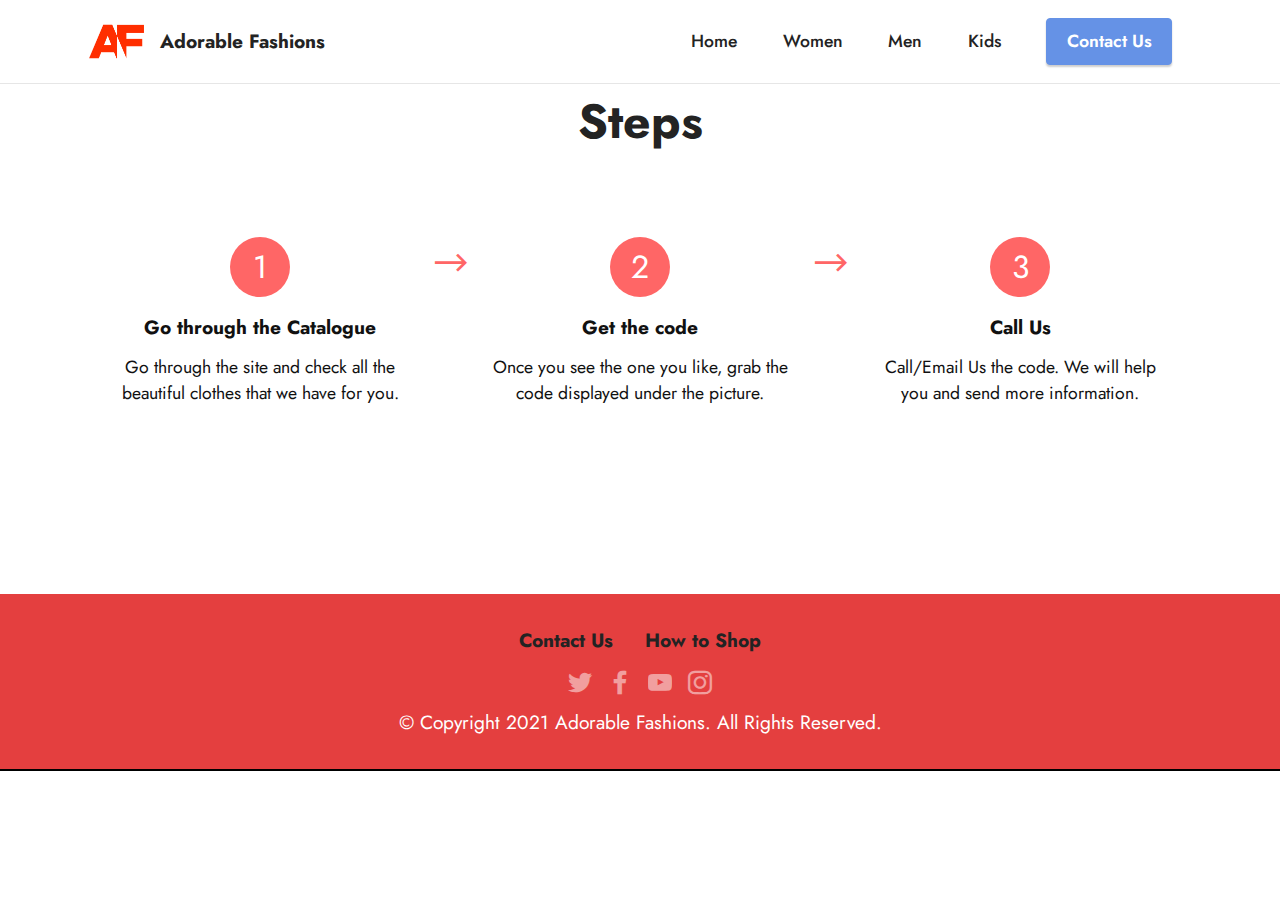
<file: page5.html>
<!DOCTYPE html>
<html  >
<head>
  
  <meta charset="UTF-8">
  <meta http-equiv="X-UA-Compatible" content="IE=edge">
  <meta name="generator" content="Mobirise v5.3.9, mobirise.com">
  <meta name="viewport" content="width=device-width, initial-scale=1, minimum-scale=1">
  <link rel="shortcut icon" href="assets/images/adorable-fashions-1-121x121.png" type="image/x-icon">
  <meta name="description" content="">
  
  
  <title>Adorable Fashions | Shipping</title>
  <link rel="stylesheet" href="assets/web/assets/mobirise-icons2/mobirise2.css">
  <link rel="stylesheet" href="assets/tether/tether.min.css">
  <link rel="stylesheet" href="assets/bootstrap/css/bootstrap.min.css">
  <link rel="stylesheet" href="assets/bootstrap/css/bootstrap-grid.min.css">
  <link rel="stylesheet" href="assets/bootstrap/css/bootstrap-reboot.min.css">
  <link rel="stylesheet" href="assets/dropdown/css/style.css">
  <link rel="stylesheet" href="assets/socicon/css/styles.css">
  <link rel="stylesheet" href="assets/theme/css/style.css">
  <link rel="preload" href="https://fonts.googleapis.com/css?family=Jost:100,200,300,400,500,600,700,800,900,100i,200i,300i,400i,500i,600i,700i,800i,900i&display=swap" as="style" onload="this.onload=null;this.rel='stylesheet'">
  <noscript><link rel="stylesheet" href="https://fonts.googleapis.com/css?family=Jost:100,200,300,400,500,600,700,800,900,100i,200i,300i,400i,500i,600i,700i,800i,900i&display=swap"></noscript>
  <link rel="preload" as="style" href="assets/mobirise/css/mbr-additional.css"><link rel="stylesheet" href="assets/mobirise/css/mbr-additional.css" type="text/css">
  
  
  
  
</head>
<body>
  
  <section class="features23 cid-sA1ztVhWdW" id="features24-1e">

    
    
    <div class="container">
        <div class="row justify-content-center">
            <div class="col-12">
                <div class="card-wrapper mb-4">
                    <div class="card-box align-center">
                        <h4 class="card-title mbr-fonts-style mb-4 display-2">
                            <strong>Steps</strong>
                        </h4>
                        
                        
                    </div>
                </div>
            </div>
            <div class="col-12 col-md-6 col-lg-4">
                <div class="item first mbr-flex p-4">
                    <div class="icon-wrap w-100">
                        <div class="icon-box">
                            <span class="step-number mbr-fonts-style display-5">1</span>
                        </div>
                    </div>

                    <div class="text-box">
                        <h4 class="icon-title card-title mbr-black mbr-fonts-style display-7"><strong>Go through the Catalogue</strong></h4>
                        <h5 class="mbr-text mbr-black mbr-fonts-style display-4">Go through the site and check all the beautiful clothes that we have for you.</h5>
                    </div>
                </div>
                <!-- <span mbr-icon class="mbr-iconfont mobi-mbri-devices mobi-mbri"></span> -->
            </div>
            <div class="col-12 col-md-6 col-lg-4">
                <div class="item mbr-flex p-4">
                    <div class="icon-wrap w-100">
                        <div class="icon-box">
                            <span class="step-number mbr-fonts-style display-5">2</span>
                        </div>
                    </div>
                    <div class="text-box">
                        <h4 class="icon-title card-title mbr-black mbr-fonts-style display-7"><strong>Get the code</strong></h4>
                        <h5 class="mbr-text mbr-black mbr-fonts-style display-4">Once you see the one you like, grab the code displayed under the picture.</h5>
                    </div>
                </div>
            </div>
            <div class="col-12 col-md-6 col-lg-4">
                <div class="item mbr-flex p-4">
                    <div class="icon-wrap w-100">
                        <div class="icon-box">
                            <span class="step-number mbr-fonts-style display-5">3</span>
                        </div>
                    </div>
                    <div class="text-box">
                        <h4 class="icon-title card-title mbr-black mbr-fonts-style display-7"><strong>Call Us</strong></h4>
                        <h5 class="mbr-text mbr-black mbr-fonts-style display-4">Call/Email Us the code. We will help you and send more information.</h5>
                    </div>
                </div>
            </div>
            
            
            
            
            
        </div>
    </div>
</section>

<section class="menu cid-s48OLK6784" once="menu" id="menu1-v">
    
    <nav class="navbar navbar-dropdown navbar-fixed-top navbar-expand-lg">
        <div class="container">
            <div class="navbar-brand">
                <span class="navbar-logo">
                    <a href="index.html">
                        <img src="assets/images/adorable-fashions-1-121x121.png" alt="" style="height: 3.8rem;">
                    </a>
                </span>
                <span class="navbar-caption-wrap"><a class="navbar-caption text-black text-primary display-7" href="index.html">Adorable Fashions</a></span>
            </div>
            <button class="navbar-toggler" type="button" data-toggle="collapse" data-target="#navbarSupportedContent" aria-controls="navbarNavAltMarkup" aria-expanded="false" aria-label="Toggle navigation">
                <div class="hamburger">
                    <span></span>
                    <span></span>
                    <span></span>
                    <span></span>
                </div>
            </button>
            <div class="collapse navbar-collapse" id="navbarSupportedContent">
                <ul class="navbar-nav nav-dropdown" data-app-modern-menu="true"><li class="nav-item"><a class="nav-link link text-black text-primary display-4" href="index.html">Home</a></li>
                    <li class="nav-item"><a class="nav-link link text-black text-primary display-4" href="page3.html">Women</a></li><li class="nav-item"><a class="nav-link link text-black text-primary display-4" href="page7.html">Men</a></li><li class="nav-item"><a class="nav-link link text-black text-primary display-4" href="page8.html">Kids</a></li></ul>
                
                <div class="navbar-buttons mbr-section-btn"><a class="btn btn-primary display-4" href="page1.html">Contact Us</a></div>
            </div>
        </div>
    </nav>

</section>

<section class="footer3 cid-s48P1Icc8J" once="footers" id="footer3-w">

    

    

    <div class="container">
        <div class="media-container-row align-center mbr-white">
            <div class="row row-links">
                <ul class="foot-menu">
                    
                    
                    
                    
                    
                <li class="foot-menu-item mbr-fonts-style display-7"><a href="page1.html" class="text-black"><strong>Contact Us</strong></a></li><li class="foot-menu-item mbr-fonts-style display-7"><a href="page5.html" class="text-black"><strong>How to Shop</strong></a></li></ul>
            </div>
            <div class="row social-row">
                <div class="social-list align-right pb-2">
                    
                    
                    
                    
                    
                    
                <div class="soc-item">
                        <a href="https://twitter.com/#" target="_blank">
                            <span class="mbr-iconfont mbr-iconfont-social socicon-twitter socicon"></span>
                        </a>
                    </div><div class="soc-item">
                        <a href="https://www.facebook.com/pages/#" target="_blank">
                            <span class="mbr-iconfont mbr-iconfont-social socicon-facebook socicon"></span>
                        </a>
                    </div><div class="soc-item">
                        <a href="https://www.youtube.com/c/#" target="_blank">
                            <span class="mbr-iconfont mbr-iconfont-social socicon-youtube socicon"></span>
                        </a>
                    </div><div class="soc-item">
                        <a href="https://instagram.com/#" target="_blank">
                            <span class="mbr-iconfont mbr-iconfont-social socicon-instagram socicon"></span>
                        </a>
                    </div></div>
            </div>
            <div class="row row-copirayt">
                <p class="mbr-text mb-0 mbr-fonts-style mbr-white align-center display-7">
                    © Copyright 2021 Adorable Fashions. All Rights Reserved.
                </p>
            </div>
        </div>
    </div>
</section><section style="background-color: #000000; font-family: -apple-system, BlinkMacSystemFont, 'Segoe UI', 'Roboto', 'Helvetica Neue', Arial, sans-serif; color:#aaa; font-size:12px; padding: 0; align-items: center; display: flex;"><a href="https://mobirise.site/k" style="flex: 1 1; height: 0.1rem; padding-left: 1rem;"></a></section><script src="assets/web/assets/jquery/jquery.min.js"></script>  <script src="assets/popper/popper.min.js"></script>  <script src="assets/tether/tether.min.js"></script>  <script src="assets/bootstrap/js/bootstrap.min.js"></script>  <script src="assets/smoothscroll/smooth-scroll.js"></script>  <script src="assets/dropdown/js/nav-dropdown.js"></script>  <script src="assets/dropdown/js/navbar-dropdown.js"></script>  <script src="assets/touchswipe/jquery.touch-swipe.min.js"></script>  <script src="assets/theme/js/script.js"></script>  
  
  
</body>
</html>
</file>
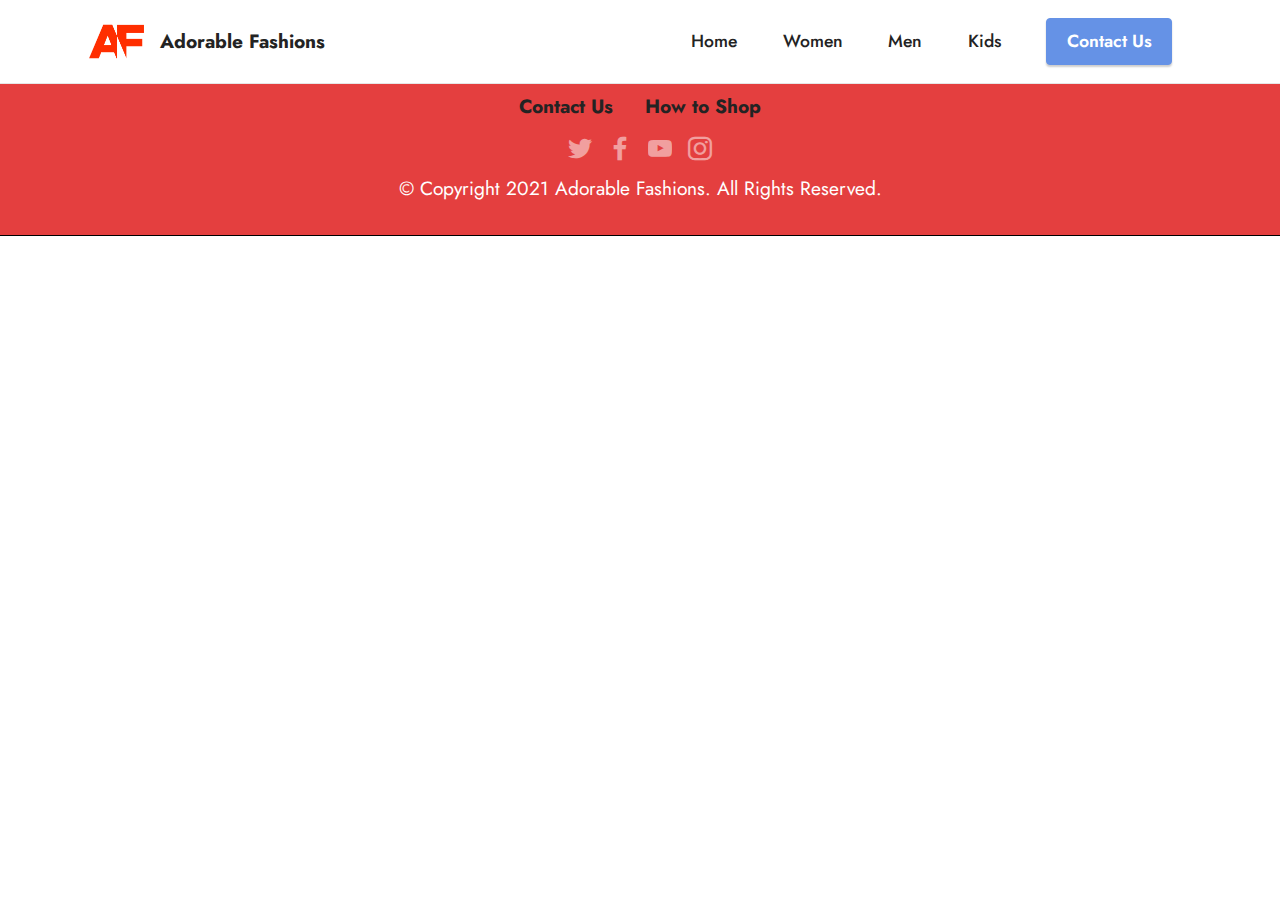
<file: page6.html>
<!DOCTYPE html>
<html  >
<head>
  
  <meta charset="UTF-8">
  <meta http-equiv="X-UA-Compatible" content="IE=edge">
  <meta name="generator" content="Mobirise v5.3.9, mobirise.com">
  <meta name="viewport" content="width=device-width, initial-scale=1, minimum-scale=1">
  <link rel="shortcut icon" href="assets/images/adorable-fashions-1-121x121.png" type="image/x-icon">
  <meta name="description" content="">
  
  
  <title>Adorable Fashions | FAQs</title>
  <link rel="stylesheet" href="assets/tether/tether.min.css">
  <link rel="stylesheet" href="assets/bootstrap/css/bootstrap.min.css">
  <link rel="stylesheet" href="assets/bootstrap/css/bootstrap-grid.min.css">
  <link rel="stylesheet" href="assets/bootstrap/css/bootstrap-reboot.min.css">
  <link rel="stylesheet" href="assets/dropdown/css/style.css">
  <link rel="stylesheet" href="assets/socicon/css/styles.css">
  <link rel="stylesheet" href="assets/theme/css/style.css">
  <link rel="preload" href="https://fonts.googleapis.com/css?family=Jost:100,200,300,400,500,600,700,800,900,100i,200i,300i,400i,500i,600i,700i,800i,900i&display=swap" as="style" onload="this.onload=null;this.rel='stylesheet'">
  <noscript><link rel="stylesheet" href="https://fonts.googleapis.com/css?family=Jost:100,200,300,400,500,600,700,800,900,100i,200i,300i,400i,500i,600i,700i,800i,900i&display=swap"></noscript>
  <link rel="preload" as="style" href="assets/mobirise/css/mbr-additional.css"><link rel="stylesheet" href="assets/mobirise/css/mbr-additional.css" type="text/css">
  
  
  
  
</head>
<body>
  
  <section class="menu cid-s48OLK6784" once="menu" id="menu1-10">
    
    <nav class="navbar navbar-dropdown navbar-fixed-top navbar-expand-lg">
        <div class="container">
            <div class="navbar-brand">
                <span class="navbar-logo">
                    <a href="index.html">
                        <img src="assets/images/adorable-fashions-1-121x121.png" alt="" style="height: 3.8rem;">
                    </a>
                </span>
                <span class="navbar-caption-wrap"><a class="navbar-caption text-black text-primary display-7" href="index.html">Adorable Fashions</a></span>
            </div>
            <button class="navbar-toggler" type="button" data-toggle="collapse" data-target="#navbarSupportedContent" aria-controls="navbarNavAltMarkup" aria-expanded="false" aria-label="Toggle navigation">
                <div class="hamburger">
                    <span></span>
                    <span></span>
                    <span></span>
                    <span></span>
                </div>
            </button>
            <div class="collapse navbar-collapse" id="navbarSupportedContent">
                <ul class="navbar-nav nav-dropdown" data-app-modern-menu="true"><li class="nav-item"><a class="nav-link link text-black text-primary display-4" href="index.html">Home</a></li>
                    <li class="nav-item"><a class="nav-link link text-black text-primary display-4" href="page3.html">Women</a></li><li class="nav-item"><a class="nav-link link text-black text-primary display-4" href="page7.html">Men</a></li><li class="nav-item"><a class="nav-link link text-black text-primary display-4" href="page8.html">Kids</a></li></ul>
                
                <div class="navbar-buttons mbr-section-btn"><a class="btn btn-primary display-4" href="page1.html">Contact Us</a></div>
            </div>
        </div>
    </nav>

</section>

<section class="footer3 cid-s48P1Icc8J" once="footers" id="footer3-11">

    

    

    <div class="container">
        <div class="media-container-row align-center mbr-white">
            <div class="row row-links">
                <ul class="foot-menu">
                    
                    
                    
                    
                    
                <li class="foot-menu-item mbr-fonts-style display-7"><a href="page1.html" class="text-black"><strong>Contact Us</strong></a></li><li class="foot-menu-item mbr-fonts-style display-7"><a href="page5.html" class="text-black"><strong>How to Shop</strong></a></li></ul>
            </div>
            <div class="row social-row">
                <div class="social-list align-right pb-2">
                    
                    
                    
                    
                    
                    
                <div class="soc-item">
                        <a href="https://twitter.com/#" target="_blank">
                            <span class="mbr-iconfont mbr-iconfont-social socicon-twitter socicon"></span>
                        </a>
                    </div><div class="soc-item">
                        <a href="https://www.facebook.com/pages/#" target="_blank">
                            <span class="mbr-iconfont mbr-iconfont-social socicon-facebook socicon"></span>
                        </a>
                    </div><div class="soc-item">
                        <a href="https://www.youtube.com/c/#" target="_blank">
                            <span class="mbr-iconfont mbr-iconfont-social socicon-youtube socicon"></span>
                        </a>
                    </div><div class="soc-item">
                        <a href="https://instagram.com/#" target="_blank">
                            <span class="mbr-iconfont mbr-iconfont-social socicon-instagram socicon"></span>
                        </a>
                    </div></div>
            </div>
            <div class="row row-copirayt">
                <p class="mbr-text mb-0 mbr-fonts-style mbr-white align-center display-7">
                    © Copyright 2021 Adorable Fashions. All Rights Reserved.
                </p>
            </div>
        </div>
    </div>
</section><section style="background-color: #000000; font-family: -apple-system, BlinkMacSystemFont, 'Segoe UI', 'Roboto', 'Helvetica Neue', Arial, sans-serif; color:#aaa; font-size:12px; padding: 0; align-items: center; display: flex;"><a href="https://mobirise.site/k" style="flex: 1 1; height: 0.1rem; padding-left: 1rem;"></a></section><script src="assets/web/assets/jquery/jquery.min.js"></script>  <script src="assets/popper/popper.min.js"></script>  <script src="assets/tether/tether.min.js"></script>  <script src="assets/bootstrap/js/bootstrap.min.js"></script>  <script src="assets/smoothscroll/smooth-scroll.js"></script>  <script src="assets/dropdown/js/nav-dropdown.js"></script>  <script src="assets/dropdown/js/navbar-dropdown.js"></script>  <script src="assets/touchswipe/jquery.touch-swipe.min.js"></script>  <script src="assets/theme/js/script.js"></script>  
  
  
</body>
</html>
</file>
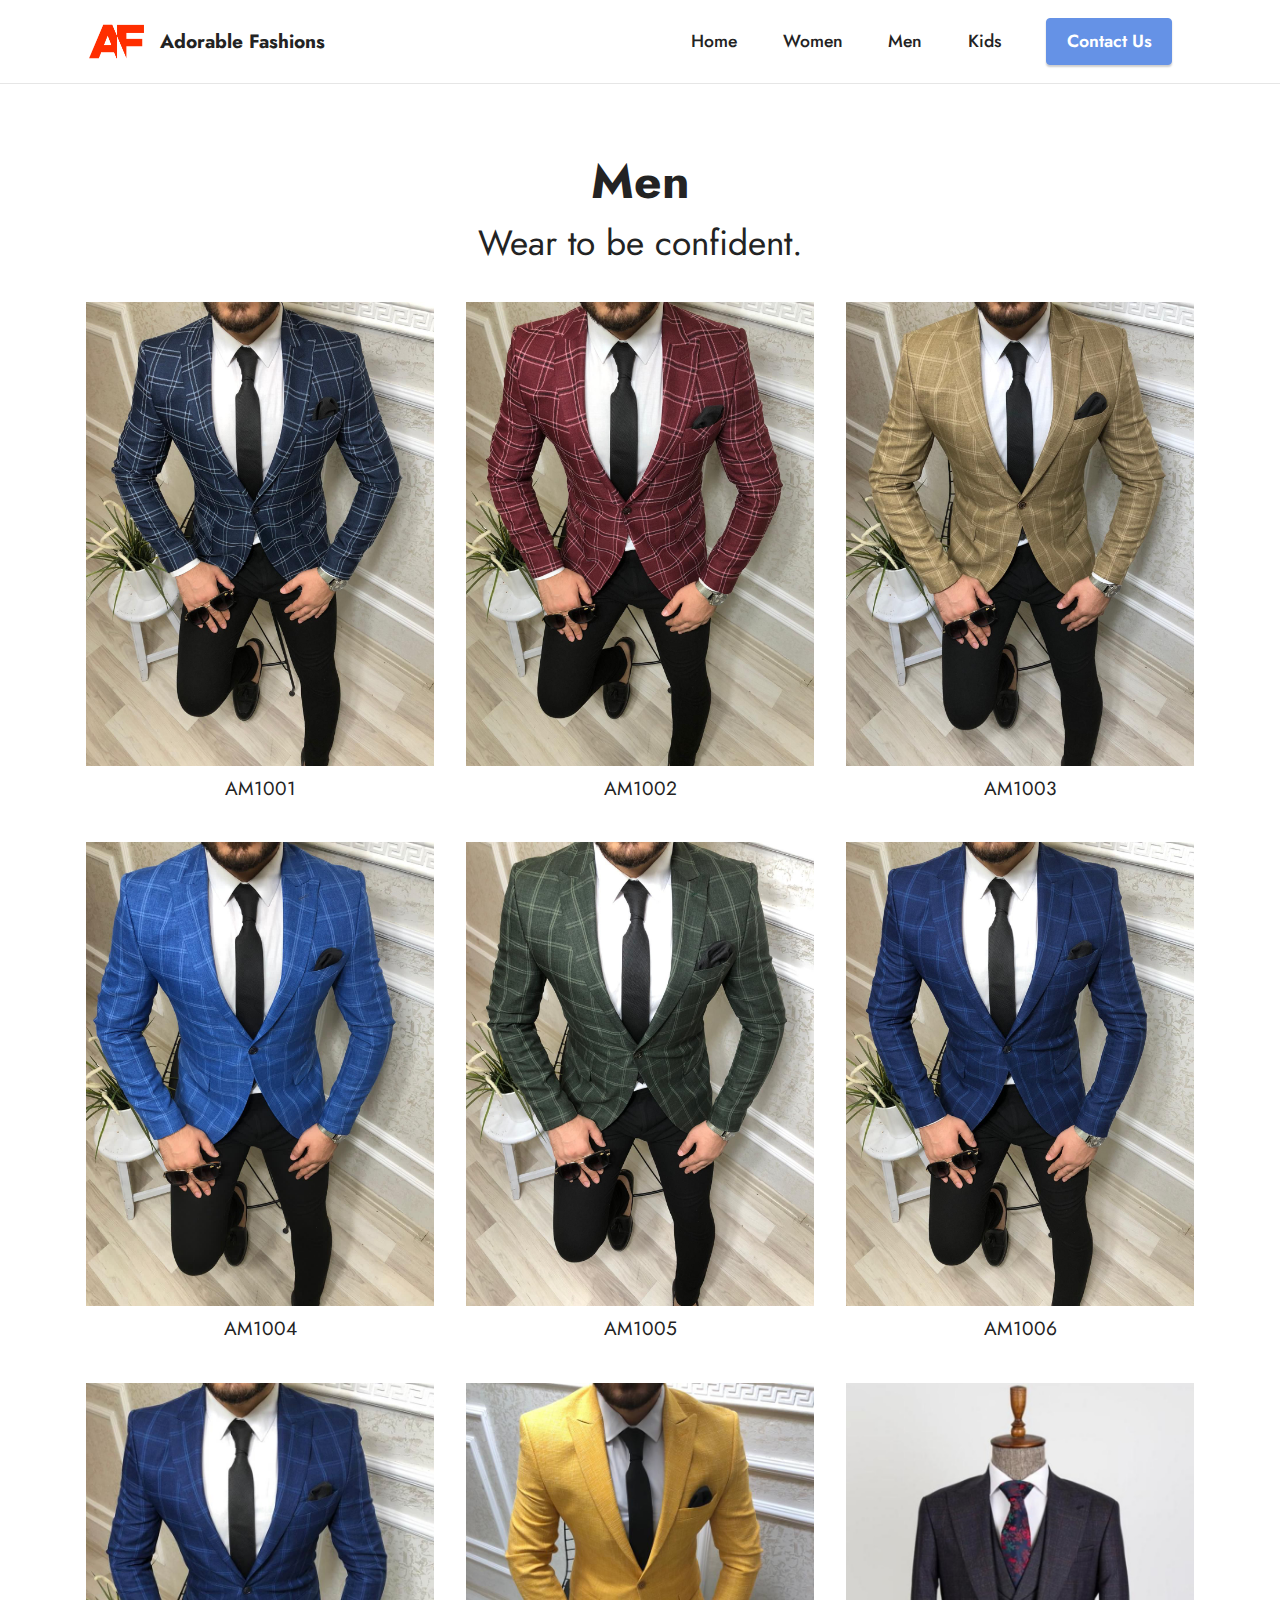
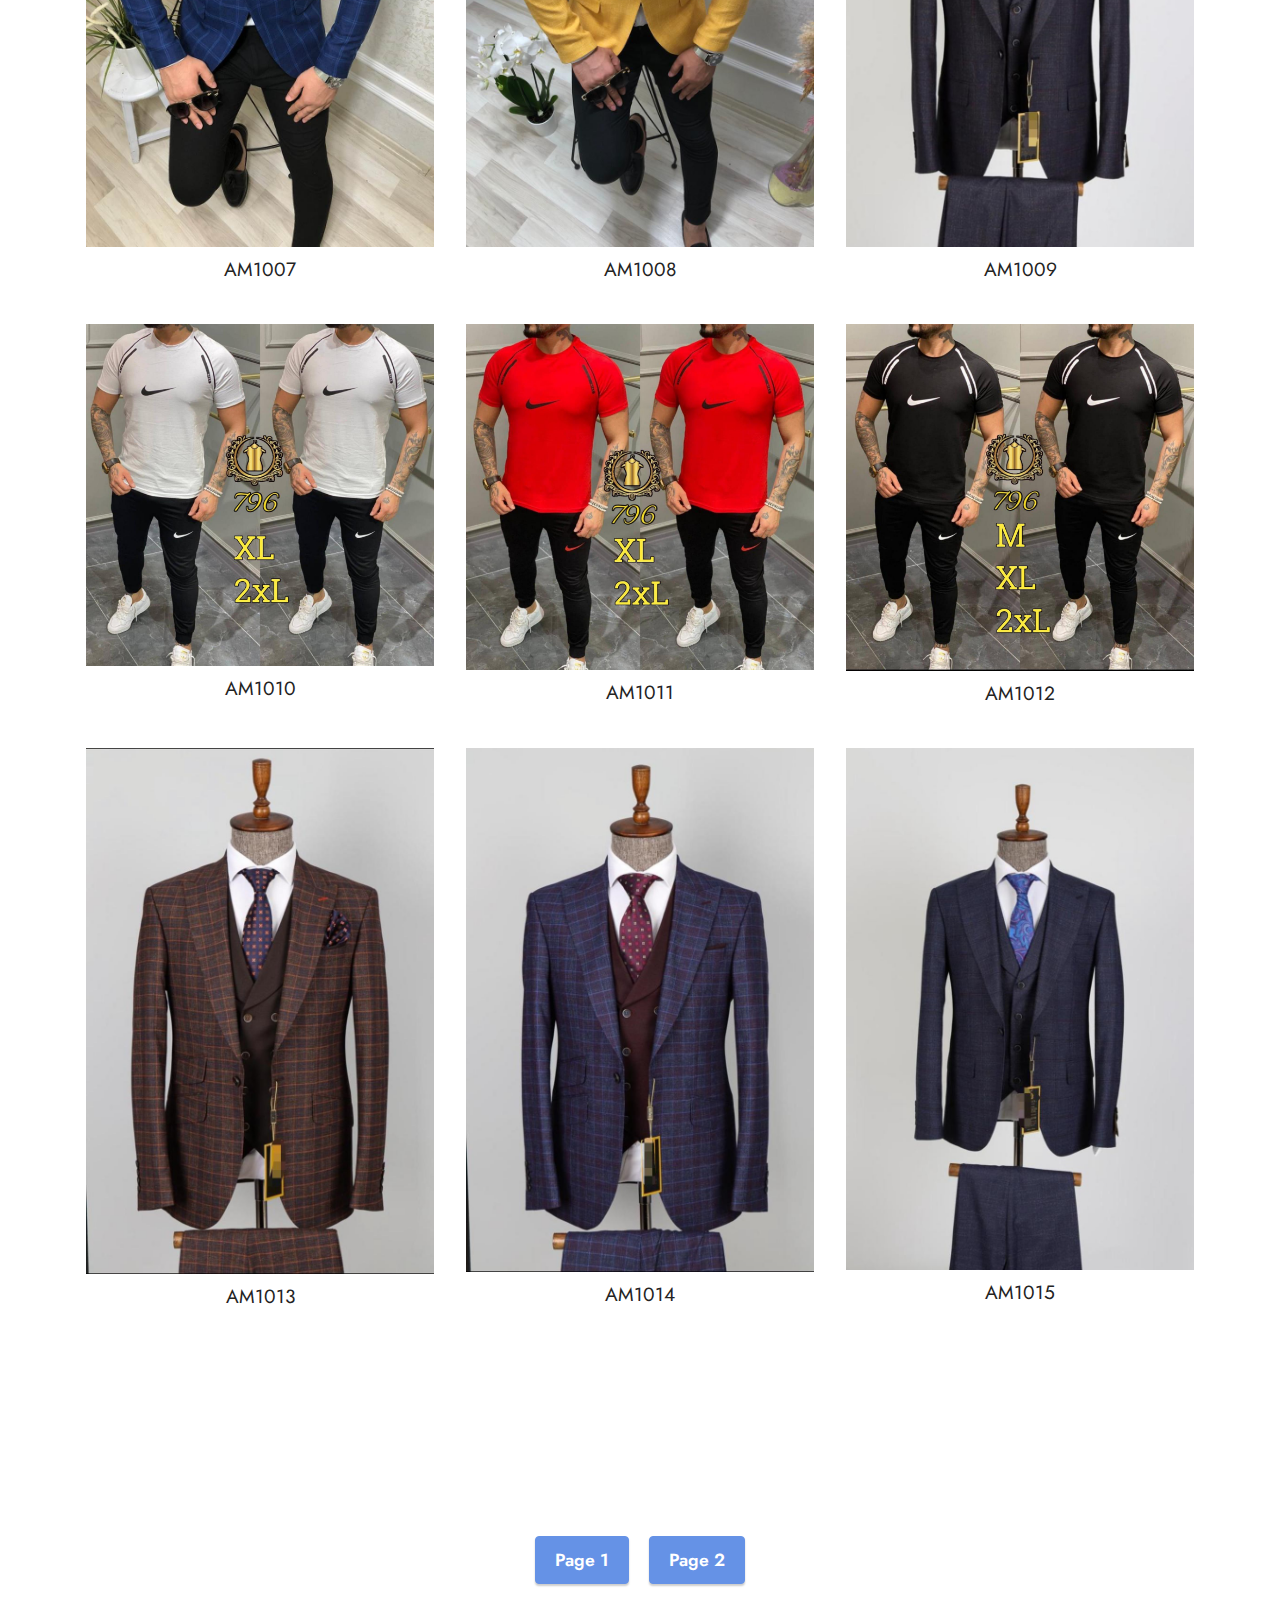
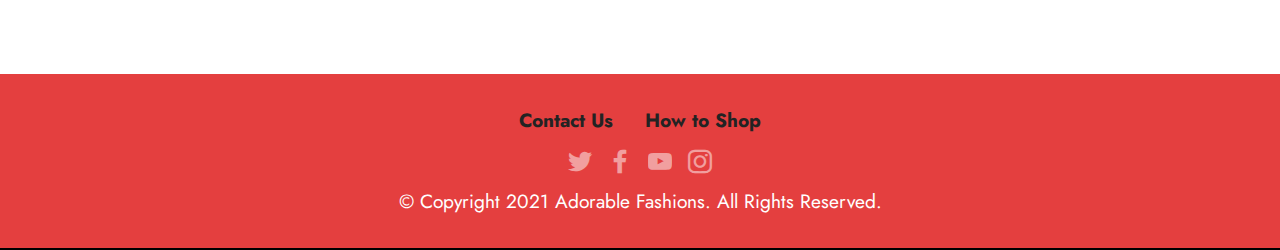
<file: page7.html>
<!DOCTYPE html>
<html  >
<head>
  
  <meta charset="UTF-8">
  <meta http-equiv="X-UA-Compatible" content="IE=edge">
  <meta name="generator" content="Mobirise v5.3.9, mobirise.com">
  <meta name="viewport" content="width=device-width, initial-scale=1, minimum-scale=1">
  <link rel="shortcut icon" href="assets/images/adorable-fashions-1-121x121.png" type="image/x-icon">
  <meta name="description" content="">
  
  
  <title>Adorable Fashions | Men</title>
  <link rel="stylesheet" href="assets/web/assets/mobirise-icons2/mobirise2.css">
  <link rel="stylesheet" href="assets/tether/tether.min.css">
  <link rel="stylesheet" href="assets/bootstrap/css/bootstrap.min.css">
  <link rel="stylesheet" href="assets/bootstrap/css/bootstrap-grid.min.css">
  <link rel="stylesheet" href="assets/bootstrap/css/bootstrap-reboot.min.css">
  <link rel="stylesheet" href="assets/dropdown/css/style.css">
  <link rel="stylesheet" href="assets/socicon/css/styles.css">
  <link rel="stylesheet" href="assets/theme/css/style.css">
  <link rel="preload" href="https://fonts.googleapis.com/css?family=Jost:100,200,300,400,500,600,700,800,900,100i,200i,300i,400i,500i,600i,700i,800i,900i&display=swap" as="style" onload="this.onload=null;this.rel='stylesheet'">
  <noscript><link rel="stylesheet" href="https://fonts.googleapis.com/css?family=Jost:100,200,300,400,500,600,700,800,900,100i,200i,300i,400i,500i,600i,700i,800i,900i&display=swap"></noscript>
  <link rel="preload" as="style" href="assets/mobirise/css/mbr-additional.css"><link rel="stylesheet" href="assets/mobirise/css/mbr-additional.css" type="text/css">
  
  
  
  
</head>
<body>
  
  <section class="menu cid-sA19GFAqri" once="menu" id="menu1-16">
    
    <nav class="navbar navbar-dropdown navbar-fixed-top navbar-expand-lg">
        <div class="container">
            <div class="navbar-brand">
                <span class="navbar-logo">
                    <a href="index.html">
                        <img src="assets/images/adorable-fashions-1-121x121.png" alt="" style="height: 3.8rem;">
                    </a>
                </span>
                <span class="navbar-caption-wrap"><a class="navbar-caption text-black text-primary display-7" href="index.html">Adorable Fashions</a></span>
            </div>
            <button class="navbar-toggler" type="button" data-toggle="collapse" data-target="#navbarSupportedContent" aria-controls="navbarNavAltMarkup" aria-expanded="false" aria-label="Toggle navigation">
                <div class="hamburger">
                    <span></span>
                    <span></span>
                    <span></span>
                    <span></span>
                </div>
            </button>
            <div class="collapse navbar-collapse" id="navbarSupportedContent">
                <ul class="navbar-nav nav-dropdown" data-app-modern-menu="true"><li class="nav-item"><a class="nav-link link text-black text-primary display-4" href="index.html">Home</a></li>
                    <li class="nav-item"><a class="nav-link link text-black text-primary display-4" href="page3.html">Women</a></li><li class="nav-item"><a class="nav-link link text-black text-primary display-4" href="page7.html">Men</a></li><li class="nav-item"><a class="nav-link link text-black text-primary display-4" href="page8.html">Kids</a></li></ul>
                
                <div class="navbar-buttons mbr-section-btn"><a class="btn btn-primary display-4" href="page1.html">Contact Us</a></div>
            </div>
        </div>
    </nav>

</section>

<section class="gallery5 mbr-gallery cid-sA19GGYRGk" id="gallery5-17">
    

    

    <div class="container">
        <div class="mbr-section-head">
            <h3 class="mbr-section-title mbr-fonts-style align-center m-0 display-2"><strong>Men</strong></h3>
            <h4 class="mbr-section-subtitle mbr-fonts-style align-center mb-0 mt-2 display-5">Wear to be confident.</h4>
        </div>
        <div class="row mbr-gallery mt-4">
            <div class="col-12 col-md-6 col-lg-4 item gallery-image">
                <div class="item-wrapper" data-toggle="modal" data-target="#sA47UR8PCn-modal">
                    <img class="w-100" src="assets/images/m (1).jpg" alt="" data-slide-to="0" data-target="#lb-sA47UR8PCn">
                    <div class="icon-wrapper">
                        <span class="mobi-mbri mobi-mbri-search mbr-iconfont mbr-iconfont-btn"></span>
                    </div>
                </div>
                <h6 class="mbr-item-subtitle mbr-fonts-style align-center mb-2 mt-2 display-7">AM1001</h6>
            </div>
            <div class="col-12 col-md-6 col-lg-4 item gallery-image">
                <div class="item-wrapper" data-toggle="modal" data-target="#sA47UR8PCn-modal">
                    <img class="w-100" src="assets/images/m (2).jpg" alt="" data-slide-to="1" data-target="#lb-sA47UR8PCn">
                    <div class="icon-wrapper">
                        <span class="mobi-mbri mobi-mbri-search mbr-iconfont mbr-iconfont-btn"></span>
                    </div>
                </div>
                <h6 class="mbr-item-subtitle mbr-fonts-style align-center mb-2 mt-2 display-7">AM1002</h6>
            </div>
            <div class="col-12 col-md-6 col-lg-4 item gallery-image">
                <div class="item-wrapper" data-toggle="modal" data-target="#sA47UR8PCn-modal">
                    <img class="w-100" src="assets/images/m (3).jpg" alt="" data-slide-to="2" data-target="#lb-sA47UR8PCn">
                    <div class="icon-wrapper">
                        <span class="mobi-mbri mobi-mbri-search mbr-iconfont mbr-iconfont-btn"></span>
                    </div>
                </div>
                <h6 class="mbr-item-subtitle mbr-fonts-style align-center mb-2 mt-2 display-7">AM1003</h6>
            </div><div class="col-12 col-md-6 col-lg-4 item gallery-image">
                <div class="item-wrapper" data-toggle="modal" data-target="#sA47UR8PCn-modal">
                    <img class="w-100" src="assets/images/m (4).jpg" alt="" data-slide-to="3" data-target="#lb-sA47UR8PCn">
                    <div class="icon-wrapper">
                        <span class="mobi-mbri mobi-mbri-search mbr-iconfont mbr-iconfont-btn"></span>
                    </div>
                </div>
                <h6 class="mbr-item-subtitle mbr-fonts-style align-center mb-2 mt-2 display-7">AM1004</h6>
            </div>
            <div class="col-12 col-md-6 col-lg-4 item gallery-image">
                <div class="item-wrapper" data-toggle="modal" data-target="#sA47UR8PCn-modal">
                    <img class="w-100" src="assets/images/m (5).jpg" alt="" data-slide-to="4" data-target="#lb-sA47UR8PCn">
                    <div class="icon-wrapper">
                        <span class="mobi-mbri mobi-mbri-search mbr-iconfont mbr-iconfont-btn"></span>
                    </div>
                </div>
                <h6 class="mbr-item-subtitle mbr-fonts-style align-center mb-2 mt-2 display-7">AM1005</h6>
            </div><div class="col-12 col-md-6 col-lg-4 item gallery-image">
                <div class="item-wrapper" data-toggle="modal" data-target="#sA47UR8PCn-modal">
                    <img class="w-100" src="assets/images/m (6).jpg" alt="" data-slide-to="5" data-target="#lb-sA47UR8PCn">
                    <div class="icon-wrapper">
                        <span class="mobi-mbri mobi-mbri-search mbr-iconfont mbr-iconfont-btn"></span>
                    </div>
                </div>
                <h6 class="mbr-item-subtitle mbr-fonts-style align-center mb-2 mt-2 display-7">AM1006</h6>
            </div><div class="col-12 col-md-6 col-lg-4 item gallery-image">
                <div class="item-wrapper" data-toggle="modal" data-target="#sA47UR8PCn-modal">
                    <img class="w-100" src="assets/images/m (7).jpg" alt="" data-slide-to="6" data-target="#lb-sA47UR8PCn">
                    <div class="icon-wrapper">
                        <span class="mobi-mbri mobi-mbri-search mbr-iconfont mbr-iconfont-btn"></span>
                    </div>
                </div>
                <h6 class="mbr-item-subtitle mbr-fonts-style align-center mb-2 mt-2 display-7">AM1007</h6>
            </div><div class="col-12 col-md-6 col-lg-4 item gallery-image">
                <div class="item-wrapper" data-toggle="modal" data-target="#sA47UR8PCn-modal">
                    <img class="w-100" src="assets/images/m (8).jpg" alt="" data-slide-to="7" data-target="#lb-sA47UR8PCn">
                    <div class="icon-wrapper">
                        <span class="mobi-mbri mobi-mbri-search mbr-iconfont mbr-iconfont-btn"></span>
                    </div>
                </div>
                <h6 class="mbr-item-subtitle mbr-fonts-style align-center mb-2 mt-2 display-7">AM1008</h6>
            </div><div class="col-12 col-md-6 col-lg-4 item gallery-image">
                <div class="item-wrapper" data-toggle="modal" data-target="#sA47UR8PCn-modal">
                    <img class="w-100" src="assets/images/m (9).jpg" alt="" data-slide-to="8" data-target="#lb-sA47UR8PCn">
                    <div class="icon-wrapper">
                        <span class="mobi-mbri mobi-mbri-search mbr-iconfont mbr-iconfont-btn"></span>
                    </div>
                </div>
                <h6 class="mbr-item-subtitle mbr-fonts-style align-center mb-2 mt-2 display-7">AM1009</h6>
            </div><div class="col-12 col-md-6 col-lg-4 item gallery-image">
                <div class="item-wrapper" data-toggle="modal" data-target="#sA47UR8PCn-modal">
                    <img class="w-100" src="assets/images/m (10).jpg" alt="" data-slide-to="9" data-target="#lb-sA47UR8PCn">
                    <div class="icon-wrapper">
                        <span class="mobi-mbri mobi-mbri-search mbr-iconfont mbr-iconfont-btn"></span>
                    </div>
                </div>
                <h6 class="mbr-item-subtitle mbr-fonts-style align-center mb-2 mt-2 display-7">AM1010</h6>
            </div><div class="col-12 col-md-6 col-lg-4 item gallery-image">
                <div class="item-wrapper" data-toggle="modal" data-target="#sA47UR8PCn-modal">
                    <img class="w-100" src="assets/images/m (11).jpg" alt="" data-slide-to="10" data-target="#lb-sA47UR8PCn">
                    <div class="icon-wrapper">
                        <span class="mobi-mbri mobi-mbri-search mbr-iconfont mbr-iconfont-btn"></span>
                    </div>
                </div>
                <h6 class="mbr-item-subtitle mbr-fonts-style align-center mb-2 mt-2 display-7">AM1011</h6>
            </div><div class="col-12 col-md-6 col-lg-4 item gallery-image">
                <div class="item-wrapper" data-toggle="modal" data-target="#sA47UR8PCn-modal">
                    <img class="w-100" src="assets/images/m (12).jpg" alt="" data-slide-to="11" data-target="#lb-sA47UR8PCn">
                    <div class="icon-wrapper">
                        <span class="mobi-mbri mobi-mbri-search mbr-iconfont mbr-iconfont-btn"></span>
                    </div>
                </div>
                <h6 class="mbr-item-subtitle mbr-fonts-style align-center mb-2 mt-2 display-7">AM1012</h6>
            </div><div class="col-12 col-md-6 col-lg-4 item gallery-image">
                <div class="item-wrapper" data-toggle="modal" data-target="#sA47UR8PCn-modal">
                    <img class="w-100" src="assets/images/m (13).jpg" alt="" data-slide-to="12" data-target="#lb-sA47UR8PCn">
                    <div class="icon-wrapper">
                        <span class="mobi-mbri mobi-mbri-search mbr-iconfont mbr-iconfont-btn"></span>
                    </div>
                </div>
                <h6 class="mbr-item-subtitle mbr-fonts-style align-center mb-2 mt-2 display-7">AM1013</h6>
            </div><div class="col-12 col-md-6 col-lg-4 item gallery-image">
                <div class="item-wrapper" data-toggle="modal" data-target="#sA47UR8PCn-modal">
                    <img class="w-100" src="assets/images/m (14).jpg" alt="" data-slide-to="13" data-target="#lb-sA47UR8PCn">
                    <div class="icon-wrapper">
                        <span class="mobi-mbri mobi-mbri-search mbr-iconfont mbr-iconfont-btn"></span>
                    </div>
                </div>
                <h6 class="mbr-item-subtitle mbr-fonts-style align-center mb-2 mt-2 display-7">AM1014</h6>
            </div><div class="col-12 col-md-6 col-lg-4 item gallery-image">
                <div class="item-wrapper" data-toggle="modal" data-target="#sA47UR8PCn-modal">
                    <img class="w-100" src="assets/images/m (15).jpg" alt="" data-slide-to="14" data-target="#lb-sA47UR8PCn">
                    <div class="icon-wrapper">
                        <span class="mobi-mbri mobi-mbri-search mbr-iconfont mbr-iconfont-btn"></span>
                    </div>
                </div>
                <h6 class="mbr-item-subtitle mbr-fonts-style align-center mb-2 mt-2 display-7">AM1015</h6>
            </div>
        </div>

        <div class="modal mbr-slider" tabindex="-1" role="dialog" aria-hidden="true" id="sA47UR8PCn-modal">
            <div class="modal-dialog" role="document">
                <div class="modal-content">
                    <div class="modal-body">
                        <div class="carousel slide" id="lb-sA47UR8PCn" data-interval="5000">
                            <div class="carousel-inner">
                                <div class="carousel-item active">
                                    <img class="d-block w-100" src="assets/images/m (1).jpg" alt="">
                                </div>
                                <div class="carousel-item">
                                    <img class="d-block w-100" src="assets/images/m (2).jpg" alt="">
                                </div>
                                <div class="carousel-item">
                                    <img class="d-block w-100" src="assets/images/m (3).jpg" alt="">
                                </div><div class="carousel-item">
                                    <img class="d-block w-100" src="assets/images/m (4).jpg" alt="">
                                </div>
                                <div class="carousel-item">
                                    <img class="d-block w-100" src="assets/images/m (5).jpg" alt="">
                                </div><div class="carousel-item">
                                    <img class="d-block w-100" src="assets/images/m (6).jpg" alt="">
                                </div><div class="carousel-item">
                                    <img class="d-block w-100" src="assets/images/m (7).jpg" alt="">
                                </div><div class="carousel-item">
                                    <img class="d-block w-100" src="assets/images/m (8).jpg" alt="">
                                </div><div class="carousel-item">
                                    <img class="d-block w-100" src="assets/images/m (9).jpg" alt="">
                                </div><div class="carousel-item">
                                    <img class="d-block w-100" src="assets/images/m (10).jpg" alt="">
                                </div><div class="carousel-item">
                                    <img class="d-block w-100" src="assets/images/m (11).jpg" alt="">
                                </div><div class="carousel-item">
                                    <img class="d-block w-100" src="assets/images/m (12).jpg" alt="">
                                </div><div class="carousel-item">
                                    <img class="d-block w-100" src="assets/images/m (13).jpg" alt="">
                                </div><div class="carousel-item">
                                    <img class="d-block w-100" src="assets/images/m (14).jpg" alt="">
                                </div><div class="carousel-item">
                                    <img class="d-block w-100" src="assets/images/m (15).jpg" alt="">
                                </div>
                            </div>
                            <ol class="carousel-indicators">
                                <li data-slide-to="0" class="active" data-target="#lb-sA47UR8PCn"></li>
                                <li data-slide-to="1" data-target="#lb-sA47UR8PCn"></li>
                                <li data-slide-to="2" data-target="#lb-sA47UR8PCn"></li><li data-slide-to="3" data-target="#lb-sA47UR8PCn"></li>
                                <li data-slide-to="4" data-target="#lb-sA47UR8PCn"></li><li data-slide-to="5" data-target="#lb-sA47UR8PCn"></li><li data-slide-to="6" data-target="#lb-sA47UR8PCn"></li><li data-slide-to="7" data-target="#lb-sA47UR8PCn"></li><li data-slide-to="8" data-target="#lb-sA47UR8PCn"></li><li data-slide-to="9" data-target="#lb-sA47UR8PCn"></li><li data-slide-to="10" data-target="#lb-sA47UR8PCn"></li><li data-slide-to="11" data-target="#lb-sA47UR8PCn"></li><li data-slide-to="12" data-target="#lb-sA47UR8PCn"></li><li data-slide-to="13" data-target="#lb-sA47UR8PCn"></li><li data-slide-to="14" data-target="#lb-sA47UR8PCn"></li>
                            </ol>
                            <a role="button" href="" class="close" data-dismiss="modal" aria-label="Close">
                            </a>
                            <a class="carousel-control-prev carousel-control" role="button" data-slide="prev" href="#lb-sA47UR8PCn">
                                <span class="mobi-mbri mobi-mbri-arrow-prev" aria-hidden="true"></span>
                                <span class="sr-only">Previous</span>
                            </a>
                            <a class="carousel-control-next carousel-control" role="button" data-slide="next" href="#lb-sA47UR8PCn">
                                <span class="mobi-mbri mobi-mbri-arrow-next" aria-hidden="true"></span>
                                <span class="sr-only">Next</span>
                            </a>
                        </div>
                    </div>
                </div>
            </div>
        </div>
    </div>
</section>

<section class="content11 cid-sA3NnPuAIc" id="content11-1y">
    
    <div class="container">
        <div class="row justify-content-center">
            <div class="col-md-12 col-lg-10">
                <div class="mbr-section-btn align-center"><a class="btn btn-primary display-4" href="page7.html">Page 1</a> <a class="btn btn-primary display-4" href="page12.html">Page 2</a></div>
            </div>
        </div>
    </div>
</section>

<section class="footer3 cid-sA19GKGG4u" once="footers" id="footer3-18">

    

    

    <div class="container">
        <div class="media-container-row align-center mbr-white">
            <div class="row row-links">
                <ul class="foot-menu">
                    
                    
                    
                    
                    
                <li class="foot-menu-item mbr-fonts-style display-7"><a href="page1.html" class="text-black"><strong>Contact Us</strong></a></li><li class="foot-menu-item mbr-fonts-style display-7"><a href="page5.html" class="text-black"><strong>How to Shop</strong></a></li></ul>
            </div>
            <div class="row social-row">
                <div class="social-list align-right pb-2">
                    
                    
                    
                    
                    
                    
                <div class="soc-item">
                        <a href="https://twitter.com/#" target="_blank">
                            <span class="mbr-iconfont mbr-iconfont-social socicon-twitter socicon"></span>
                        </a>
                    </div><div class="soc-item">
                        <a href="https://www.facebook.com/pages/#" target="_blank">
                            <span class="mbr-iconfont mbr-iconfont-social socicon-facebook socicon"></span>
                        </a>
                    </div><div class="soc-item">
                        <a href="https://www.youtube.com/c/#" target="_blank">
                            <span class="mbr-iconfont mbr-iconfont-social socicon-youtube socicon"></span>
                        </a>
                    </div><div class="soc-item">
                        <a href="https://instagram.com/#" target="_blank">
                            <span class="mbr-iconfont mbr-iconfont-social socicon-instagram socicon"></span>
                        </a>
                    </div></div>
            </div>
            <div class="row row-copirayt">
                <p class="mbr-text mb-0 mbr-fonts-style mbr-white align-center display-7">
                    © Copyright 2021 Adorable Fashions. All Rights Reserved.
                </p>
            </div>
        </div>
    </div>
</section><section style="background-color: #000000; font-family: -apple-system, BlinkMacSystemFont, 'Segoe UI', 'Roboto', 'Helvetica Neue', Arial, sans-serif; color:#aaa; font-size:12px; padding: 0; align-items: center; display: flex;"><a href="https://mobirise.site/k" style="flex: 1 1; height: 0.1rem; padding-left: 1rem;"></a></section><script src="assets/web/assets/jquery/jquery.min.js"></script>  <script src="assets/popper/popper.min.js"></script>  <script src="assets/tether/tether.min.js"></script>  <script src="assets/bootstrap/js/bootstrap.min.js"></script>  <script src="assets/smoothscroll/smooth-scroll.js"></script>  <script src="assets/dropdown/js/nav-dropdown.js"></script>  <script src="assets/dropdown/js/navbar-dropdown.js"></script>  <script src="assets/touchswipe/jquery.touch-swipe.min.js"></script>  <script src="assets/theme/js/script.js"></script>  
  
  
</body>
</html>
</file>
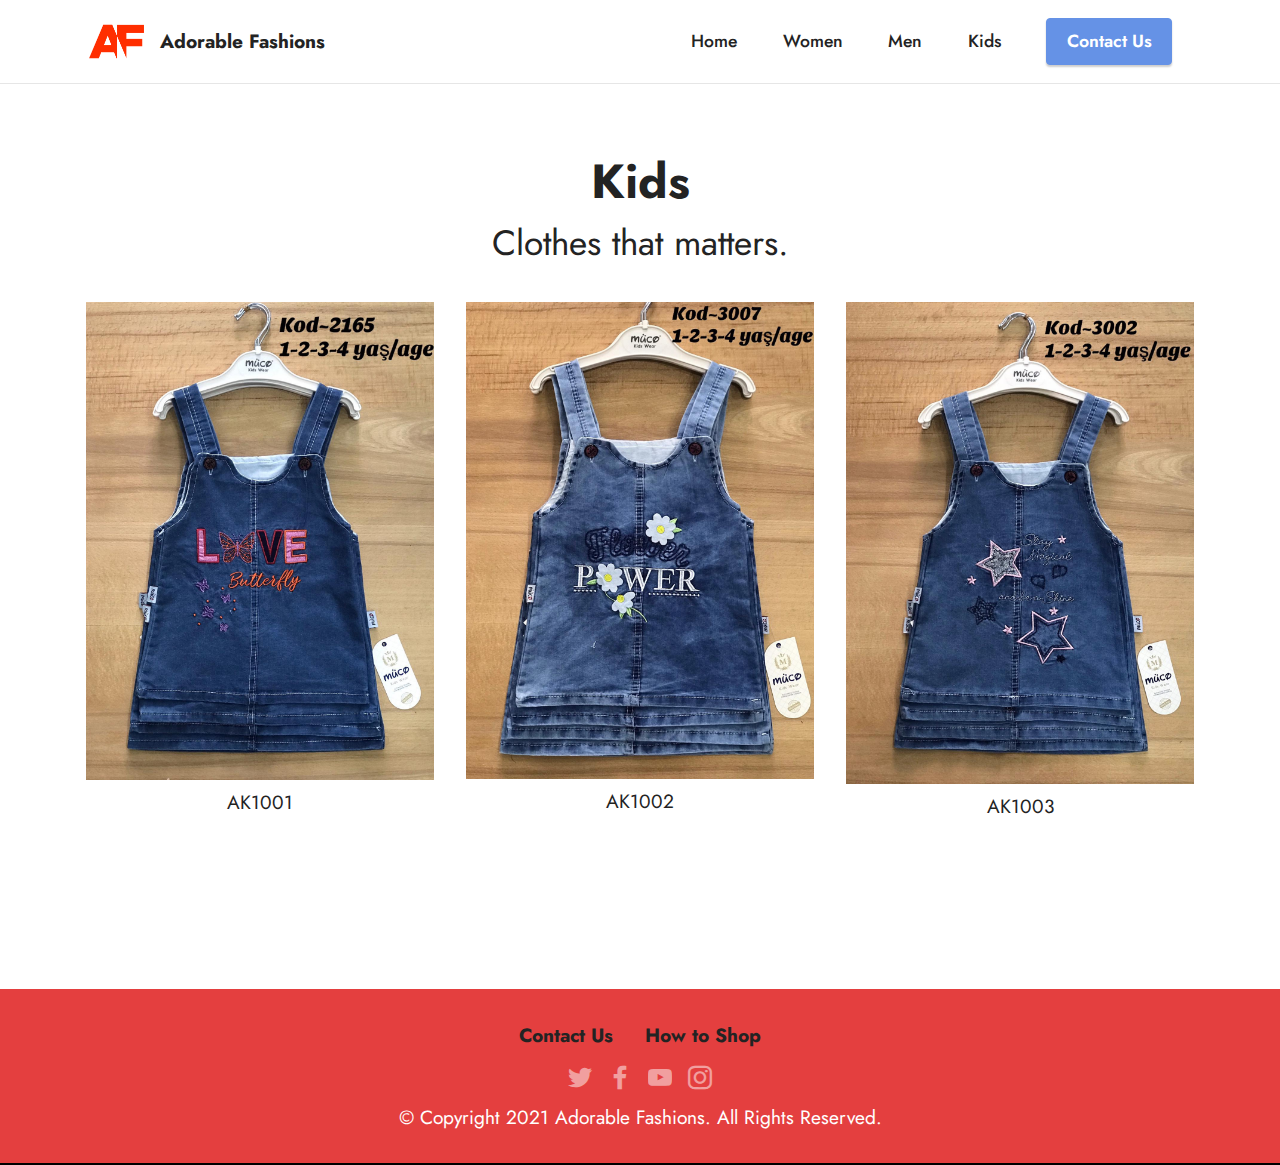
<file: page8.html>
<!DOCTYPE html>
<html  >
<head>
  
  <meta charset="UTF-8">
  <meta http-equiv="X-UA-Compatible" content="IE=edge">
  <meta name="generator" content="Mobirise v5.3.9, mobirise.com">
  <meta name="viewport" content="width=device-width, initial-scale=1, minimum-scale=1">
  <link rel="shortcut icon" href="assets/images/adorable-fashions-1-121x121.png" type="image/x-icon">
  <meta name="description" content="">
  
  
  <title>Adorable Fashions | Kids</title>
  <link rel="stylesheet" href="assets/web/assets/mobirise-icons2/mobirise2.css">
  <link rel="stylesheet" href="assets/tether/tether.min.css">
  <link rel="stylesheet" href="assets/bootstrap/css/bootstrap.min.css">
  <link rel="stylesheet" href="assets/bootstrap/css/bootstrap-grid.min.css">
  <link rel="stylesheet" href="assets/bootstrap/css/bootstrap-reboot.min.css">
  <link rel="stylesheet" href="assets/dropdown/css/style.css">
  <link rel="stylesheet" href="assets/socicon/css/styles.css">
  <link rel="stylesheet" href="assets/theme/css/style.css">
  <link rel="preload" href="https://fonts.googleapis.com/css?family=Jost:100,200,300,400,500,600,700,800,900,100i,200i,300i,400i,500i,600i,700i,800i,900i&display=swap" as="style" onload="this.onload=null;this.rel='stylesheet'">
  <noscript><link rel="stylesheet" href="https://fonts.googleapis.com/css?family=Jost:100,200,300,400,500,600,700,800,900,100i,200i,300i,400i,500i,600i,700i,800i,900i&display=swap"></noscript>
  <link rel="preload" as="style" href="assets/mobirise/css/mbr-additional.css"><link rel="stylesheet" href="assets/mobirise/css/mbr-additional.css" type="text/css">
  
  
  
  
</head>
<body>
  
  <section class="menu cid-sA19HTa9Sw" once="menu" id="menu1-19">
    
    <nav class="navbar navbar-dropdown navbar-fixed-top navbar-expand-lg">
        <div class="container">
            <div class="navbar-brand">
                <span class="navbar-logo">
                    <a href="index.html">
                        <img src="assets/images/adorable-fashions-1-121x121.png" alt="" style="height: 3.8rem;">
                    </a>
                </span>
                <span class="navbar-caption-wrap"><a class="navbar-caption text-black text-primary display-7" href="index.html">Adorable Fashions</a></span>
            </div>
            <button class="navbar-toggler" type="button" data-toggle="collapse" data-target="#navbarSupportedContent" aria-controls="navbarNavAltMarkup" aria-expanded="false" aria-label="Toggle navigation">
                <div class="hamburger">
                    <span></span>
                    <span></span>
                    <span></span>
                    <span></span>
                </div>
            </button>
            <div class="collapse navbar-collapse" id="navbarSupportedContent">
                <ul class="navbar-nav nav-dropdown" data-app-modern-menu="true"><li class="nav-item"><a class="nav-link link text-black text-primary display-4" href="index.html">Home</a></li>
                    <li class="nav-item"><a class="nav-link link text-black text-primary display-4" href="page3.html">Women</a></li><li class="nav-item"><a class="nav-link link text-black text-primary display-4" href="page7.html">Men</a></li><li class="nav-item"><a class="nav-link link text-black text-primary display-4" href="page8.html">Kids</a></li></ul>
                
                <div class="navbar-buttons mbr-section-btn"><a class="btn btn-primary display-4" href="page1.html">Contact Us</a></div>
            </div>
        </div>
    </nav>

</section>

<section class="gallery5 mbr-gallery cid-sA19HUogsR" id="gallery5-1a">
    

    

    <div class="container">
        <div class="mbr-section-head">
            <h3 class="mbr-section-title mbr-fonts-style align-center m-0 display-2"><strong>Kids</strong></h3>
            <h4 class="mbr-section-subtitle mbr-fonts-style align-center mb-0 mt-2 display-5">Clothes that matters.</h4>
        </div>
        <div class="row mbr-gallery mt-4">
            <div class="col-12 col-md-6 col-lg-4 item gallery-image">
                <div class="item-wrapper" data-toggle="modal" data-target="#sA47V8zPN8-modal">
                    <img class="w-100" src="assets/images/k (1).jpg" alt="" data-slide-to="0" data-target="#lb-sA47V8zPN8">
                    <div class="icon-wrapper">
                        <span class="mobi-mbri mobi-mbri-search mbr-iconfont mbr-iconfont-btn"></span>
                    </div>
                </div>
                <h6 class="mbr-item-subtitle mbr-fonts-style align-center mb-2 mt-2 display-7">AK1001</h6>
            </div>
            <div class="col-12 col-md-6 col-lg-4 item gallery-image">
                <div class="item-wrapper" data-toggle="modal" data-target="#sA47V8zPN8-modal">
                    <img class="w-100" src="assets/images/k (2).jpg" alt="" data-slide-to="1" data-target="#lb-sA47V8zPN8">
                    <div class="icon-wrapper">
                        <span class="mobi-mbri mobi-mbri-search mbr-iconfont mbr-iconfont-btn"></span>
                    </div>
                </div>
                <h6 class="mbr-item-subtitle mbr-fonts-style align-center mb-2 mt-2 display-7">AK1002</h6>
            </div>
            <div class="col-12 col-md-6 col-lg-4 item gallery-image">
                <div class="item-wrapper" data-toggle="modal" data-target="#sA47V8zPN8-modal">
                    <img class="w-100" src="assets/images/k (3).jpg" alt="" data-slide-to="2" data-target="#lb-sA47V8zPN8">
                    <div class="icon-wrapper">
                        <span class="mobi-mbri mobi-mbri-search mbr-iconfont mbr-iconfont-btn"></span>
                    </div>
                </div>
                <h6 class="mbr-item-subtitle mbr-fonts-style align-center mb-2 mt-2 display-7">AK1003</h6>
            </div><div class="col-12 col-md-6 col-lg-4 item gallery-image">

        </div>

        <div class="modal mbr-slider" tabindex="-1" role="dialog" aria-hidden="true" id="sA47V8zPN8-modal">
            <div class="modal-dialog" role="document">
                <div class="modal-content">
                    <div class="modal-body">
                        <div class="carousel slide" id="lb-sA47V8zPN8" data-interval="5000">
                            <div class="carousel-inner">
                                <div class="carousel-item active">
                                    <img class="d-block w-100" src="assets/images/k (1).jpg" alt="">
                                </div>
                                <div class="carousel-item">
                                    <img class="d-block w-100" src="assets/images/k (2).jpg" alt="">
                                </div>
                                <div class="carousel-item">
                                    <img class="d-block w-100" src="assets/images/k (3).jpg" alt="">
                                </div>
                            </div>
                            <ol class="carousel-indicators">
                                <li data-slide-to="0" class="active" data-target="#lb-sA47V8zPN8"></li>
                                <li data-slide-to="1" data-target="#lb-sA47V8zPN8"></li>
                                <li data-slide-to="2" data-target="#lb-sA47V8zPN8"></li><li data-slide-to="3" data-target="#lb-sA47V8zPN8"></li>
                                <li data-slide-to="4" data-target="#lb-sA47V8zPN8"></li><li data-slide-to="5" data-target="#lb-sA47V8zPN8"></li><li data-slide-to="6" data-target="#lb-sA47V8zPN8"></li><li data-slide-to="7" data-target="#lb-sA47V8zPN8"></li><li data-slide-to="8" data-target="#lb-sA47V8zPN8"></li><li data-slide-to="9" data-target="#lb-sA47V8zPN8"></li><li data-slide-to="10" data-target="#lb-sA47V8zPN8"></li><li data-slide-to="11" data-target="#lb-sA47V8zPN8"></li><li data-slide-to="12" data-target="#lb-sA47V8zPN8"></li><li data-slide-to="13" data-target="#lb-sA47V8zPN8"></li><li data-slide-to="14" data-target="#lb-sA47V8zPN8"></li>
                            </ol>
                            <a role="button" href="" class="close" data-dismiss="modal" aria-label="Close">
                            </a>
                            <a class="carousel-control-prev carousel-control" role="button" data-slide="prev" href="#lb-sA47V8zPN8">
                                <span class="mobi-mbri mobi-mbri-arrow-prev" aria-hidden="true"></span>
                                <span class="sr-only">Previous</span>
                            </a>
                            <a class="carousel-control-next carousel-control" role="button" data-slide="next" href="#lb-sA47V8zPN8">
                                <span class="mobi-mbri mobi-mbri-arrow-next" aria-hidden="true"></span>
                                <span class="sr-only">Next</span>
                            </a>
                        </div>
                    </div>
                </div>
            </div>
        </div>
    </div>
</section>

<section class="footer3 cid-sA19HXyp9t" once="footers" id="footer3-1b">

    

    

    <div class="container">
        <div class="media-container-row align-center mbr-white">
            <div class="row row-links">
                <ul class="foot-menu">
                    
                    
                    
                    
                    
                <li class="foot-menu-item mbr-fonts-style display-7"><a href="page1.html" class="text-black"><strong>Contact Us</strong></a></li><li class="foot-menu-item mbr-fonts-style display-7"><a href="page5.html" class="text-black"><strong>How to Shop</strong></a></li></ul>
            </div>
            <div class="row social-row">
                <div class="social-list align-right pb-2">
                    
                    
                    
                    
                    
                    
                <div class="soc-item">
                        <a href="https://twitter.com/#" target="_blank">
                            <span class="mbr-iconfont mbr-iconfont-social socicon-twitter socicon"></span>
                        </a>
                    </div><div class="soc-item">
                        <a href="https://www.facebook.com/pages/#" target="_blank">
                            <span class="mbr-iconfont mbr-iconfont-social socicon-facebook socicon"></span>
                        </a>
                    </div><div class="soc-item">
                        <a href="https://www.youtube.com/c/#" target="_blank">
                            <span class="mbr-iconfont mbr-iconfont-social socicon-youtube socicon"></span>
                        </a>
                    </div><div class="soc-item">
                        <a href="https://instagram.com/#" target="_blank">
                            <span class="mbr-iconfont mbr-iconfont-social socicon-instagram socicon"></span>
                        </a>
                    </div></div>
            </div>
            <div class="row row-copirayt">
                <p class="mbr-text mb-0 mbr-fonts-style mbr-white align-center display-7">
                    © Copyright 2021 Adorable Fashions. All Rights Reserved.
                </p>
            </div>
        </div>
    </div>
</section><section style="background-color: #000000; font-family: -apple-system, BlinkMacSystemFont, 'Segoe UI', 'Roboto', 'Helvetica Neue', Arial, sans-serif; color:#aaa; font-size:12px; padding: 0; align-items: center; display: flex;"><a href="https://mobirise.site/k" style="flex: 1 1; height: 0.1rem; padding-left: 1rem;"></a></section><script src="assets/web/assets/jquery/jquery.min.js"></script>  <script src="assets/popper/popper.min.js"></script>  <script src="assets/tether/tether.min.js"></script>  <script src="assets/bootstrap/js/bootstrap.min.js"></script>  <script src="assets/smoothscroll/smooth-scroll.js"></script>  <script src="assets/dropdown/js/nav-dropdown.js"></script>  <script src="assets/dropdown/js/navbar-dropdown.js"></script>  <script src="assets/touchswipe/jquery.touch-swipe.min.js"></script>  <script src="assets/theme/js/script.js"></script>  
  
  
</body>
</html>
</file>
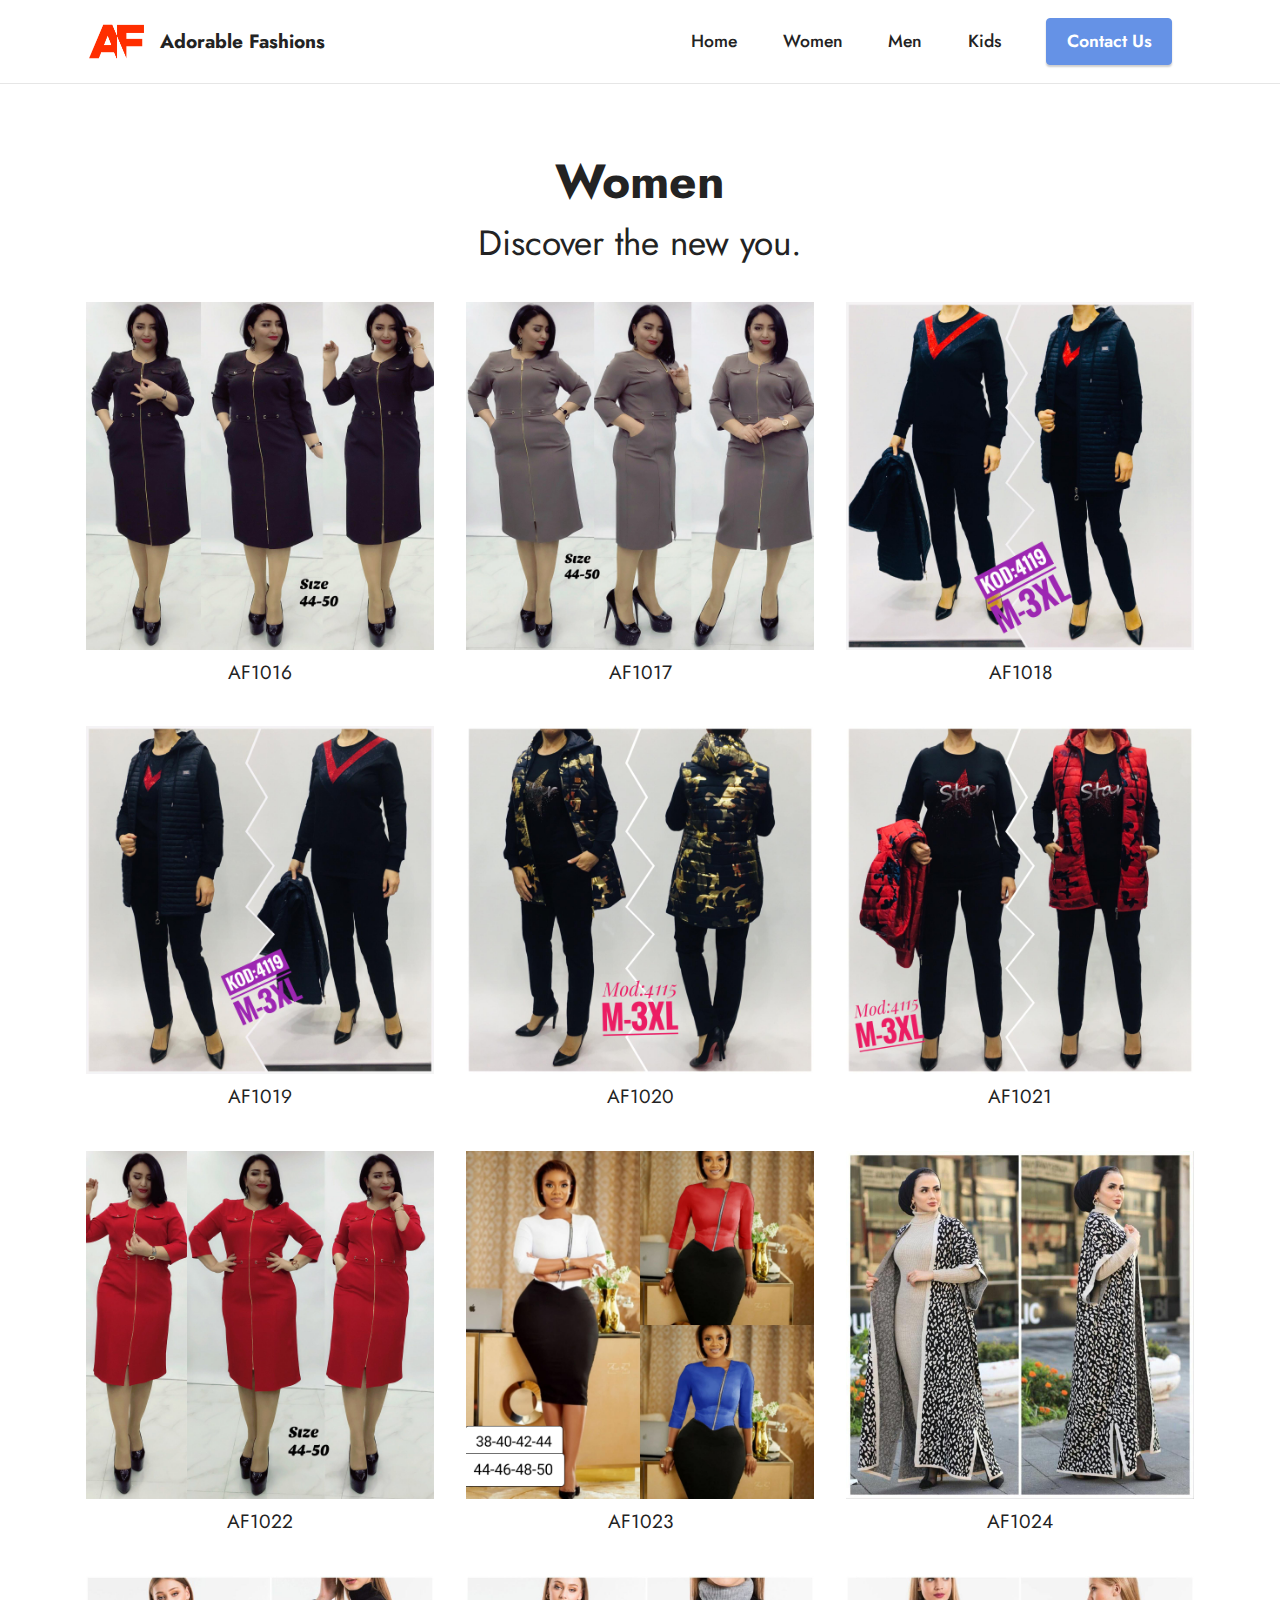
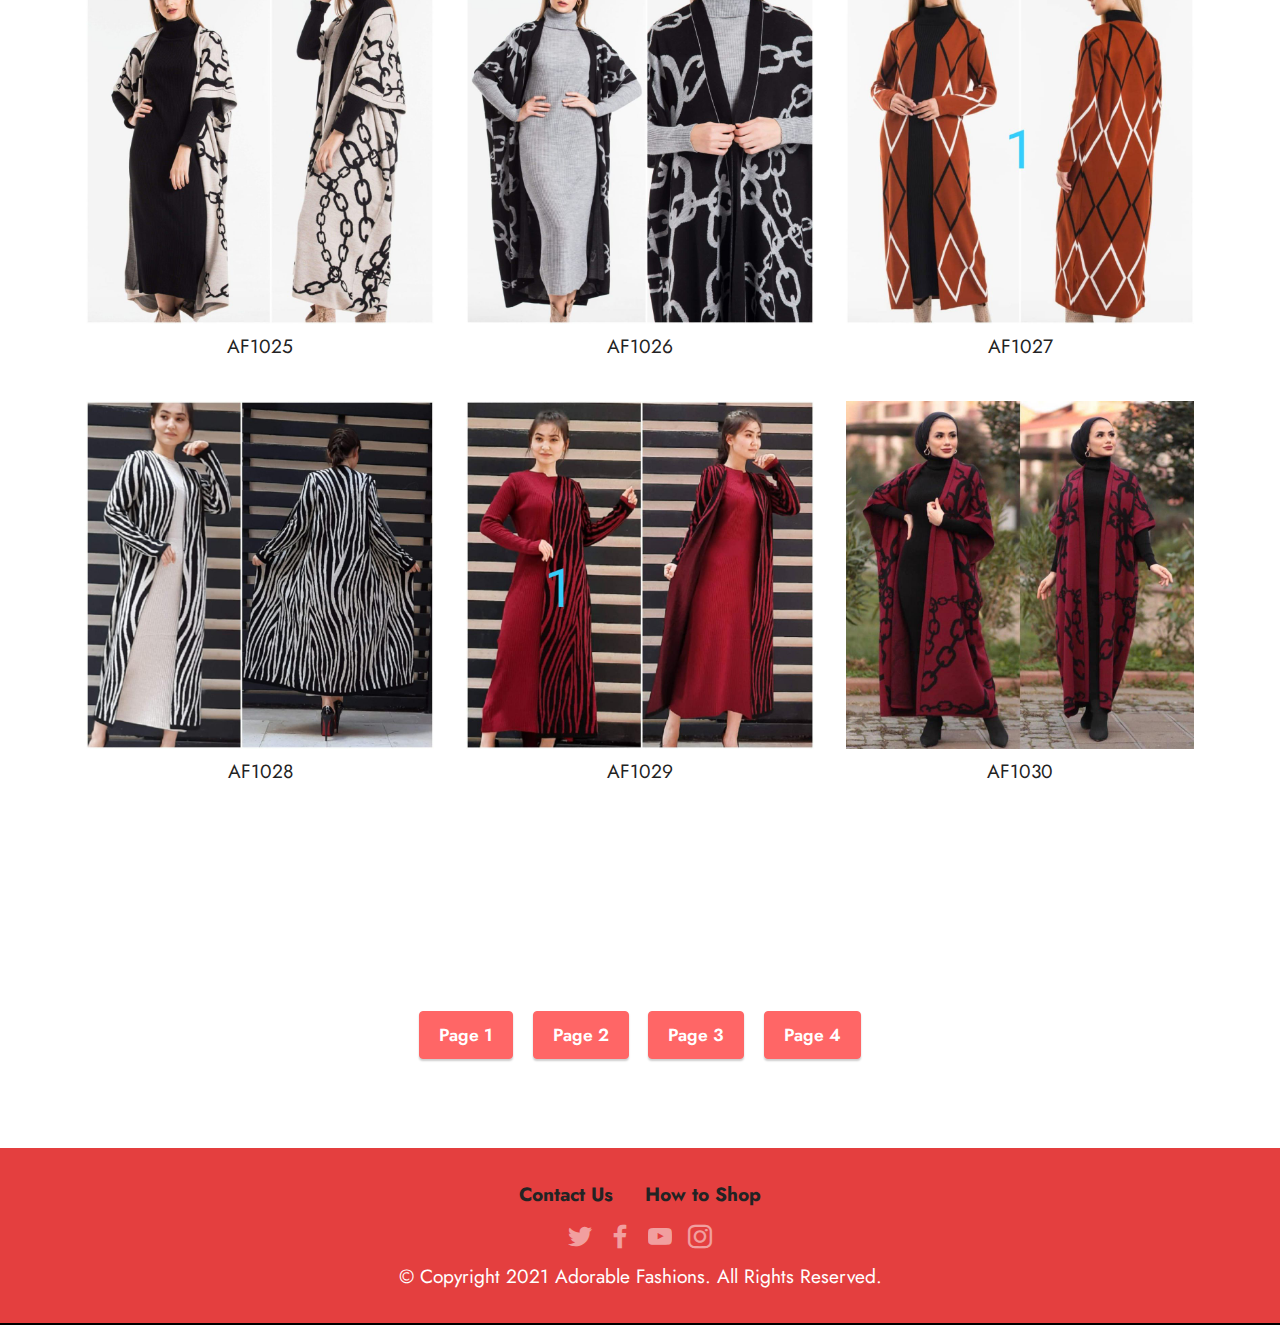
<file: page9.html>
<!DOCTYPE html>
<html  >
<head>
  
  <meta charset="UTF-8">
  <meta http-equiv="X-UA-Compatible" content="IE=edge">
  <meta name="generator" content="Mobirise v5.3.9, mobirise.com">
  <meta name="viewport" content="width=device-width, initial-scale=1, minimum-scale=1">
  <link rel="shortcut icon" href="assets/images/adorable-fashions-1-121x121.png" type="image/x-icon">
  <meta name="description" content="">
  
  
  <title>Adorable Fashions | Women</title>
  <link rel="stylesheet" href="assets/web/assets/mobirise-icons2/mobirise2.css">
  <link rel="stylesheet" href="assets/tether/tether.min.css">
  <link rel="stylesheet" href="assets/bootstrap/css/bootstrap.min.css">
  <link rel="stylesheet" href="assets/bootstrap/css/bootstrap-grid.min.css">
  <link rel="stylesheet" href="assets/bootstrap/css/bootstrap-reboot.min.css">
  <link rel="stylesheet" href="assets/dropdown/css/style.css">
  <link rel="stylesheet" href="assets/socicon/css/styles.css">
  <link rel="stylesheet" href="assets/theme/css/style.css">
  <link rel="preload" href="https://fonts.googleapis.com/css?family=Jost:100,200,300,400,500,600,700,800,900,100i,200i,300i,400i,500i,600i,700i,800i,900i&display=swap" as="style" onload="this.onload=null;this.rel='stylesheet'">
  <noscript><link rel="stylesheet" href="https://fonts.googleapis.com/css?family=Jost:100,200,300,400,500,600,700,800,900,100i,200i,300i,400i,500i,600i,700i,800i,900i&display=swap"></noscript>
  <link rel="preload" as="style" href="assets/mobirise/css/mbr-additional.css"><link rel="stylesheet" href="assets/mobirise/css/mbr-additional.css" type="text/css">
  
  
  
  
</head>
<body>
  
  <section class="menu cid-sA3M82Uhaq" once="menu" id="menu1-1m">
    
    <nav class="navbar navbar-dropdown navbar-fixed-top navbar-expand-lg">
        <div class="container">
            <div class="navbar-brand">
                <span class="navbar-logo">
                    <a href="index.html">
                        <img src="assets/images/adorable-fashions-1-121x121.png" alt="" style="height: 3.8rem;">
                    </a>
                </span>
                <span class="navbar-caption-wrap"><a class="navbar-caption text-black text-primary display-7" href="index.html">Adorable Fashions</a></span>
            </div>
            <button class="navbar-toggler" type="button" data-toggle="collapse" data-target="#navbarSupportedContent" aria-controls="navbarNavAltMarkup" aria-expanded="false" aria-label="Toggle navigation">
                <div class="hamburger">
                    <span></span>
                    <span></span>
                    <span></span>
                    <span></span>
                </div>
            </button>
            <div class="collapse navbar-collapse" id="navbarSupportedContent">
                <ul class="navbar-nav nav-dropdown" data-app-modern-menu="true"><li class="nav-item"><a class="nav-link link text-black text-primary display-4" href="index.html">Home</a></li>
                    <li class="nav-item"><a class="nav-link link text-black text-primary display-4" href="page3.html">Women</a></li><li class="nav-item"><a class="nav-link link text-black text-primary display-4" href="page7.html">Men</a></li><li class="nav-item"><a class="nav-link link text-black text-primary display-4" href="page8.html">Kids</a></li></ul>
                
                <div class="navbar-buttons mbr-section-btn"><a class="btn btn-primary display-4" href="page1.html">Contact Us</a></div>
            </div>
        </div>
    </nav>

</section>

<section class="gallery5 mbr-gallery cid-sA3M84Rir5" id="gallery5-1n">
    

    

    <div class="container">
        <div class="mbr-section-head">
            <h3 class="mbr-section-title mbr-fonts-style align-center m-0 display-2"><strong>Women</strong></h3>
            <h4 class="mbr-section-subtitle mbr-fonts-style align-center mb-0 mt-2 display-5">Discover the new you.</h4>
        </div>
        <div class="row mbr-gallery mt-4">
            <div class="col-12 col-md-6 col-lg-4 item gallery-image">
                <div class="item-wrapper" data-toggle="modal" data-target="#sA47Vkf3Sn-modal">
                    <img class="w-100" src="assets/images/w1 (1).jpg" alt="" data-slide-to="0" data-target="#lb-sA47Vkf3Sn">
                    <div class="icon-wrapper">
                        <span class="mobi-mbri mobi-mbri-search mbr-iconfont mbr-iconfont-btn"></span>
                    </div>
                </div>
                <h6 class="mbr-item-subtitle mbr-fonts-style align-center mb-2 mt-2 display-7">AF1016</h6>
            </div>
            <div class="col-12 col-md-6 col-lg-4 item gallery-image">
                <div class="item-wrapper" data-toggle="modal" data-target="#sA47Vkf3Sn-modal">
                    <img class="w-100" src="assets/images/w1 (2).jpg" alt="" data-slide-to="1" data-target="#lb-sA47Vkf3Sn">
                    <div class="icon-wrapper">
                        <span class="mobi-mbri mobi-mbri-search mbr-iconfont mbr-iconfont-btn"></span>
                    </div>
                </div>
                <h6 class="mbr-item-subtitle mbr-fonts-style align-center mb-2 mt-2 display-7">AF1017</h6>
            </div>
            <div class="col-12 col-md-6 col-lg-4 item gallery-image">
                <div class="item-wrapper" data-toggle="modal" data-target="#sA47Vkf3Sn-modal">
                    <img class="w-100" src="assets/images/w1 (3).jpg" alt="" data-slide-to="2" data-target="#lb-sA47Vkf3Sn">
                    <div class="icon-wrapper">
                        <span class="mobi-mbri mobi-mbri-search mbr-iconfont mbr-iconfont-btn"></span>
                    </div>
                </div>
                <h6 class="mbr-item-subtitle mbr-fonts-style align-center mb-2 mt-2 display-7">AF1018</h6>
            </div><div class="col-12 col-md-6 col-lg-4 item gallery-image">
                <div class="item-wrapper" data-toggle="modal" data-target="#sA47Vkf3Sn-modal">
                    <img class="w-100" src="assets/images/w1 (4).jpg" alt="" data-slide-to="3" data-target="#lb-sA47Vkf3Sn">
                    <div class="icon-wrapper">
                        <span class="mobi-mbri mobi-mbri-search mbr-iconfont mbr-iconfont-btn"></span>
                    </div>
                </div>
                <h6 class="mbr-item-subtitle mbr-fonts-style align-center mb-2 mt-2 display-7">AF1019</h6>
            </div>
            <div class="col-12 col-md-6 col-lg-4 item gallery-image">
                <div class="item-wrapper" data-toggle="modal" data-target="#sA47Vkf3Sn-modal">
                    <img class="w-100" src="assets/images/w1 (5).jpg" alt="" data-slide-to="4" data-target="#lb-sA47Vkf3Sn">
                    <div class="icon-wrapper">
                        <span class="mobi-mbri mobi-mbri-search mbr-iconfont mbr-iconfont-btn"></span>
                    </div>
                </div>
                <h6 class="mbr-item-subtitle mbr-fonts-style align-center mb-2 mt-2 display-7">AF1020</h6>
            </div><div class="col-12 col-md-6 col-lg-4 item gallery-image">
                <div class="item-wrapper" data-toggle="modal" data-target="#sA47Vkf3Sn-modal">
                    <img class="w-100" src="assets/images/w1 (6).jpg" alt="" data-slide-to="5" data-target="#lb-sA47Vkf3Sn">
                    <div class="icon-wrapper">
                        <span class="mobi-mbri mobi-mbri-search mbr-iconfont mbr-iconfont-btn"></span>
                    </div>
                </div>
                <h6 class="mbr-item-subtitle mbr-fonts-style align-center mb-2 mt-2 display-7">AF1021</h6>
            </div><div class="col-12 col-md-6 col-lg-4 item gallery-image">
                <div class="item-wrapper" data-toggle="modal" data-target="#sA47Vkf3Sn-modal">
                    <img class="w-100" src="assets/images/w1 (7).jpg" alt="" data-slide-to="6" data-target="#lb-sA47Vkf3Sn">
                    <div class="icon-wrapper">
                        <span class="mobi-mbri mobi-mbri-search mbr-iconfont mbr-iconfont-btn"></span>
                    </div>
                </div>
                <h6 class="mbr-item-subtitle mbr-fonts-style align-center mb-2 mt-2 display-7">AF1022</h6>
            </div><div class="col-12 col-md-6 col-lg-4 item gallery-image">
                <div class="item-wrapper" data-toggle="modal" data-target="#sA47Vkf3Sn-modal">
                    <img class="w-100" src="assets/images/w1 (8).jpg" alt="" data-slide-to="7" data-target="#lb-sA47Vkf3Sn">
                    <div class="icon-wrapper">
                        <span class="mobi-mbri mobi-mbri-search mbr-iconfont mbr-iconfont-btn"></span>
                    </div>
                </div>
                <h6 class="mbr-item-subtitle mbr-fonts-style align-center mb-2 mt-2 display-7">AF1023</h6>
            </div><div class="col-12 col-md-6 col-lg-4 item gallery-image">
                <div class="item-wrapper" data-toggle="modal" data-target="#sA47Vkf3Sn-modal">
                    <img class="w-100" src="assets/images/w1 (9).jpg" alt="" data-slide-to="8" data-target="#lb-sA47Vkf3Sn">
                    <div class="icon-wrapper">
                        <span class="mobi-mbri mobi-mbri-search mbr-iconfont mbr-iconfont-btn"></span>
                    </div>
                </div>
                <h6 class="mbr-item-subtitle mbr-fonts-style align-center mb-2 mt-2 display-7">AF1024</h6>
            </div><div class="col-12 col-md-6 col-lg-4 item gallery-image">
                <div class="item-wrapper" data-toggle="modal" data-target="#sA47Vkf3Sn-modal">
                    <img class="w-100" src="assets/images/w1 (10).jpg" alt="" data-slide-to="9" data-target="#lb-sA47Vkf3Sn">
                    <div class="icon-wrapper">
                        <span class="mobi-mbri mobi-mbri-search mbr-iconfont mbr-iconfont-btn"></span>
                    </div>
                </div>
                <h6 class="mbr-item-subtitle mbr-fonts-style align-center mb-2 mt-2 display-7">AF1025</h6>
            </div><div class="col-12 col-md-6 col-lg-4 item gallery-image">
                <div class="item-wrapper" data-toggle="modal" data-target="#sA47Vkf3Sn-modal">
                    <img class="w-100" src="assets/images/w1 (11).jpg" alt="" data-slide-to="10" data-target="#lb-sA47Vkf3Sn">
                    <div class="icon-wrapper">
                        <span class="mobi-mbri mobi-mbri-search mbr-iconfont mbr-iconfont-btn"></span>
                    </div>
                </div>
                <h6 class="mbr-item-subtitle mbr-fonts-style align-center mb-2 mt-2 display-7">AF1026</h6>
            </div><div class="col-12 col-md-6 col-lg-4 item gallery-image">
                <div class="item-wrapper" data-toggle="modal" data-target="#sA47Vkf3Sn-modal">
                    <img class="w-100" src="assets/images/w1 (12).jpg" alt="" data-slide-to="11" data-target="#lb-sA47Vkf3Sn">
                    <div class="icon-wrapper">
                        <span class="mobi-mbri mobi-mbri-search mbr-iconfont mbr-iconfont-btn"></span>
                    </div>
                </div>
                <h6 class="mbr-item-subtitle mbr-fonts-style align-center mb-2 mt-2 display-7">AF1027</h6>
            </div><div class="col-12 col-md-6 col-lg-4 item gallery-image">
                <div class="item-wrapper" data-toggle="modal" data-target="#sA47Vkf3Sn-modal">
                    <img class="w-100" src="assets/images/w1 (13).jpg" alt="" data-slide-to="12" data-target="#lb-sA47Vkf3Sn">
                    <div class="icon-wrapper">
                        <span class="mobi-mbri mobi-mbri-search mbr-iconfont mbr-iconfont-btn"></span>
                    </div>
                </div>
                <h6 class="mbr-item-subtitle mbr-fonts-style align-center mb-2 mt-2 display-7">AF1028</h6>
            </div><div class="col-12 col-md-6 col-lg-4 item gallery-image">
                <div class="item-wrapper" data-toggle="modal" data-target="#sA47Vkf3Sn-modal">
                    <img class="w-100" src="assets/images/w1 (14).jpg" alt="" data-slide-to="13" data-target="#lb-sA47Vkf3Sn">
                    <div class="icon-wrapper">
                        <span class="mobi-mbri mobi-mbri-search mbr-iconfont mbr-iconfont-btn"></span>
                    </div>
                </div>
                <h6 class="mbr-item-subtitle mbr-fonts-style align-center mb-2 mt-2 display-7">AF1029</h6>
            </div><div class="col-12 col-md-6 col-lg-4 item gallery-image">
                <div class="item-wrapper" data-toggle="modal" data-target="#sA47Vkf3Sn-modal">
                    <img class="w-100" src="assets/images/w1 (15).jpg" alt="" data-slide-to="14" data-target="#lb-sA47Vkf3Sn">
                    <div class="icon-wrapper">
                        <span class="mobi-mbri mobi-mbri-search mbr-iconfont mbr-iconfont-btn"></span>
                    </div>
                </div>
                <h6 class="mbr-item-subtitle mbr-fonts-style align-center mb-2 mt-2 display-7">AF1030</h6>
            </div>
        </div>

        <div class="modal mbr-slider" tabindex="-1" role="dialog" aria-hidden="true" id="sA47Vkf3Sn-modal">
            <div class="modal-dialog" role="document">
                <div class="modal-content">
                    <div class="modal-body">
                        <div class="carousel slide" id="lb-sA47Vkf3Sn" data-interval="5000">
                            <div class="carousel-inner">
                                <div class="carousel-item active">
                                    <img class="d-block w-100" src="assets/images/w1 (1).jpg" alt="">
                                </div>
                                <div class="carousel-item">
                                    <img class="d-block w-100" src="assets/images/w1 (2).jpg" alt="">
                                </div>
                                <div class="carousel-item">
                                    <img class="d-block w-100" src="assets/images/w1 (3).jpg" alt="">
                                </div><div class="carousel-item">
                                    <img class="d-block w-100" src="assets/images/w1 (4).jpg" alt="">
                                </div>
                                <div class="carousel-item">
                                    <img class="d-block w-100" src="assets/images/w1 (5).jpg" alt="">
                                </div><div class="carousel-item">
                                    <img class="d-block w-100" src="assets/images/w1 (6).jpg" alt="">
                                </div><div class="carousel-item">
                                    <img class="d-block w-100" src="assets/images/w1 (7).jpg" alt="">
                                </div><div class="carousel-item">
                                    <img class="d-block w-100" src="assets/images/w1 (8).jpg" alt="">
                                </div><div class="carousel-item">
                                    <img class="d-block w-100" src="assets/images/w1 (9).jpg" alt="">
                                </div><div class="carousel-item">
                                    <img class="d-block w-100" src="assets/images/w1 (10).jpg" alt="">
                                </div><div class="carousel-item">
                                    <img class="d-block w-100" src="assets/images/w1 (11).jpg" alt="">
                                </div><div class="carousel-item">
                                    <img class="d-block w-100" src="assets/images/w1 (12).jpg" alt="">
                                </div><div class="carousel-item">
                                    <img class="d-block w-100" src="assets/images/w1 (13).jpg" alt="">
                                </div><div class="carousel-item">
                                    <img class="d-block w-100" src="assets/images/w1 (14).jpg" alt="">
                                </div><div class="carousel-item">
                                    <img class="d-block w-100" src="assets/images/w1 (15).jpg" alt="">
                                </div>
                            </div>
                            <ol class="carousel-indicators">
                                <li data-slide-to="0" class="active" data-target="#lb-sA47Vkf3Sn"></li>
                                <li data-slide-to="1" data-target="#lb-sA47Vkf3Sn"></li>
                                <li data-slide-to="2" data-target="#lb-sA47Vkf3Sn"></li><li data-slide-to="3" data-target="#lb-sA47Vkf3Sn"></li>
                                <li data-slide-to="4" data-target="#lb-sA47Vkf3Sn"></li><li data-slide-to="5" data-target="#lb-sA47Vkf3Sn"></li><li data-slide-to="6" data-target="#lb-sA47Vkf3Sn"></li><li data-slide-to="7" data-target="#lb-sA47Vkf3Sn"></li><li data-slide-to="8" data-target="#lb-sA47Vkf3Sn"></li><li data-slide-to="9" data-target="#lb-sA47Vkf3Sn"></li><li data-slide-to="10" data-target="#lb-sA47Vkf3Sn"></li><li data-slide-to="11" data-target="#lb-sA47Vkf3Sn"></li><li data-slide-to="12" data-target="#lb-sA47Vkf3Sn"></li><li data-slide-to="13" data-target="#lb-sA47Vkf3Sn"></li><li data-slide-to="14" data-target="#lb-sA47Vkf3Sn"></li>
                            </ol>
                            <a role="button" href="" class="close" data-dismiss="modal" aria-label="Close">
                            </a>
                            <a class="carousel-control-prev carousel-control" role="button" data-slide="prev" href="#lb-sA47Vkf3Sn">
                                <span class="mobi-mbri mobi-mbri-arrow-prev" aria-hidden="true"></span>
                                <span class="sr-only">Previous</span>
                            </a>
                            <a class="carousel-control-next carousel-control" role="button" data-slide="next" href="#lb-sA47Vkf3Sn">
                                <span class="mobi-mbri mobi-mbri-arrow-next" aria-hidden="true"></span>
                                <span class="sr-only">Next</span>
                            </a>
                        </div>
                    </div>
                </div>
            </div>
        </div>
    </div>
</section>

<section class="content11 cid-sA3M88UMuK" id="content11-1o">
    
    <div class="container">
        <div class="row justify-content-center">
            <div class="col-md-12 col-lg-10">
                <div class="mbr-section-btn align-center"><a class="btn btn-secondary display-4" href="page3.html">Page 1</a> <a class="btn btn-secondary display-4" href="page9.html">Page 2</a> <a class="btn btn-secondary display-4" href="page10.html">Page 3</a> <a class="btn btn-secondary display-4" href="page11.html">Page 4</a></div>
            </div>
        </div>
    </div>
</section>

<section class="footer3 cid-sA3M89RWqN" once="footers" id="footer3-1p">

    

    

    <div class="container">
        <div class="media-container-row align-center mbr-white">
            <div class="row row-links">
                <ul class="foot-menu">
                    
                    
                    
                    
                    
                <li class="foot-menu-item mbr-fonts-style display-7"><a href="page1.html" class="text-black"><strong>Contact Us</strong></a></li><li class="foot-menu-item mbr-fonts-style display-7"><a href="page5.html" class="text-black"><strong>How to Shop</strong></a></li></ul>
            </div>
            <div class="row social-row">
                <div class="social-list align-right pb-2">
                    
                    
                    
                    
                    
                    
                <div class="soc-item">
                        <a href="https://twitter.com/#" target="_blank">
                            <span class="mbr-iconfont mbr-iconfont-social socicon-twitter socicon"></span>
                        </a>
                    </div><div class="soc-item">
                        <a href="https://www.facebook.com/pages/#" target="_blank">
                            <span class="mbr-iconfont mbr-iconfont-social socicon-facebook socicon"></span>
                        </a>
                    </div><div class="soc-item">
                        <a href="https://www.youtube.com/c/#" target="_blank">
                            <span class="mbr-iconfont mbr-iconfont-social socicon-youtube socicon"></span>
                        </a>
                    </div><div class="soc-item">
                        <a href="https://instagram.com/#" target="_blank">
                            <span class="mbr-iconfont mbr-iconfont-social socicon-instagram socicon"></span>
                        </a>
                    </div></div>
            </div>
            <div class="row row-copirayt">
                <p class="mbr-text mb-0 mbr-fonts-style mbr-white align-center display-7">
                    © Copyright 2021 Adorable Fashions. All Rights Reserved.
                </p>
            </div>
        </div>
    </div>
</section><section style="background-color: #000000; font-family: -apple-system, BlinkMacSystemFont, 'Segoe UI', 'Roboto', 'Helvetica Neue', Arial, sans-serif; color:#aaa; font-size:12px; padding: 0; align-items: center; display: flex;"><a href="https://mobirise.site/k" style="flex: 1 1; height: 0.1rem; padding-left: 1rem;"></a></section><script src="assets/web/assets/jquery/jquery.min.js"></script>  <script src="assets/popper/popper.min.js"></script>  <script src="assets/tether/tether.min.js"></script>  <script src="assets/bootstrap/js/bootstrap.min.js"></script>  <script src="assets/smoothscroll/smooth-scroll.js"></script>  <script src="assets/dropdown/js/nav-dropdown.js"></script>  <script src="assets/dropdown/js/navbar-dropdown.js"></script>  <script src="assets/touchswipe/jquery.touch-swipe.min.js"></script>  <script src="assets/theme/js/script.js"></script>  
  
  
</body>
</html>
</file>
<file: assets/web/assets/mobirise-icons2/mobirise2.css>
@font-face {
  font-family: 'Moririse2';
  font-display: swap;
  src:  url('mobirise2.eot?f2bix4');
  src:  url('mobirise2.eot?f2bix4#iefix') format('embedded-opentype'),
    url('mobirise2.ttf?f2bix4') format('truetype'),
    url('mobirise2.woff?f2bix4') format('woff'),
    url('mobirise2.svg?f2bix4#mobirise2') format('svg');
  font-weight: normal;
  font-style: normal;
}

[class^="mobi-"], [class*=" mobi-"] {
  /* use !important to prevent issues with browser extensions that change fonts */
  font-family: 'Moririse2' !important;
  speak: none;
  font-style: normal;
  font-weight: normal;
  font-variant: normal;
  text-transform: none;
  line-height: 1;

  /* Better Font Rendering =========== */
  -webkit-font-smoothing: antialiased;
  -moz-osx-font-smoothing: grayscale;
}

.mobi-mbri-add-submenu:before {
  content: "\e900";
}
.mobi-mbri-alert:before {
  content: "\e901";
}
.mobi-mbri-align-center:before {
  content: "\e902";
}
.mobi-mbri-align-justify:before {
  content: "\e903";
}
.mobi-mbri-align-left:before {
  content: "\e904";
}
.mobi-mbri-align-right:before {
  content: "\e905";
}
.mobi-mbri-android:before {
  content: "\e906";
}
.mobi-mbri-apple:before {
  content: "\e907";
}
.mobi-mbri-arrow-down:before {
  content: "\e908";
}
.mobi-mbri-arrow-next:before {
  content: "\e909";
}
.mobi-mbri-arrow-prev:before {
  content: "\e90a";
}
.mobi-mbri-arrow-up:before {
  content: "\e90b";
}
.mobi-mbri-bold:before {
  content: "\e90c";
}
.mobi-mbri-bookmark:before {
  content: "\e90d";
}
.mobi-mbri-bootstrap:before {
  content: "\e90e";
}
.mobi-mbri-briefcase:before {
  content: "\e90f";
}
.mobi-mbri-browse:before {
  content: "\e910";
}
.mobi-mbri-bulleted-list:before {
  content: "\e911";
}
.mobi-mbri-calendar:before {
  content: "\e912";
}
.mobi-mbri-camera:before {
  content: "\e913";
}
.mobi-mbri-cart-add:before {
  content: "\e914";
}
.mobi-mbri-cart-full:before {
  content: "\e915";
}
.mobi-mbri-cash:before {
  content: "\e916";
}
.mobi-mbri-change-style:before {
  content: "\e917";
}
.mobi-mbri-chat:before {
  content: "\e918";
}
.mobi-mbri-clock:before {
  content: "\e919";
}
.mobi-mbri-close:before {
  content: "\e91a";
}
.mobi-mbri-cloud:before {
  content: "\e91b";
}
.mobi-mbri-code:before {
  content: "\e91c";
}
.mobi-mbri-contact-form:before {
  content: "\e91d";
}
.mobi-mbri-credit-card:before {
  content: "\e91e";
}
.mobi-mbri-cursor-click:before {
  content: "\e91f";
}
.mobi-mbri-cust-feedback:before {
  content: "\e920";
}
.mobi-mbri-database:before {
  content: "\e921";
}
.mobi-mbri-delivery:before {
  content: "\e922";
}
.mobi-mbri-desktop:before {
  content: "\e923";
}
.mobi-mbri-devices:before {
  content: "\e924";
}
.mobi-mbri-down:before {
  content: "\e925";
}
.mobi-mbri-download-2:before {
  content: "\e926";
}
.mobi-mbri-download:before {
  content: "\e927";
}
.mobi-mbri-drag-n-drop-2:before {
  content: "\e928";
}
.mobi-mbri-drag-n-drop:before {
  content: "\e929";
}
.mobi-mbri-edit-2:before {
  content: "\e92a";
}
.mobi-mbri-edit:before {
  content: "\e92b";
}
.mobi-mbri-error:before {
  content: "\e92c";
}
.mobi-mbri-extension:before {
  content: "\e92d";
}
.mobi-mbri-features:before {
  content: "\e92e";
}
.mobi-mbri-file:before {
  content: "\e92f";
}
.mobi-mbri-flag:before {
  content: "\e930";
}
.mobi-mbri-folder:before {
  content: "\e931";
}
.mobi-mbri-gift:before {
  content: "\e932";
}
.mobi-mbri-github:before {
  content: "\e933";
}
.mobi-mbri-globe-2:before {
  content: "\e934";
}
.mobi-mbri-globe:before {
  content: "\e935";
}
.mobi-mbri-growing-chart:before {
  content: "\e936";
}
.mobi-mbri-hearth:before {
  content: "\e937";
}
.mobi-mbri-help:before {
  content: "\e938";
}
.mobi-mbri-home:before {
  content: "\e939";
}
.mobi-mbri-hot-cup:before {
  content: "\e93a";
}
.mobi-mbri-idea:before {
  content: "\e93b";
}
.mobi-mbri-image-gallery:before {
  content: "\e93c";
}
.mobi-mbri-image-slider:before {
  content: "\e93d";
}
.mobi-mbri-info:before {
  content: "\e93e";
}
.mobi-mbri-italic:before {
  content: "\e93f";
}
.mobi-mbri-key:before {
  content: "\e940";
}
.mobi-mbri-laptop:before {
  content: "\e941";
}
.mobi-mbri-layers:before {
  content: "\e942";
}
.mobi-mbri-left-right:before {
  content: "\e943";
}
.mobi-mbri-left:before {
  content: "\e944";
}
.mobi-mbri-letter:before {
  content: "\e945";
}
.mobi-mbri-like:before {
  content: "\e946";
}
.mobi-mbri-link:before {
  content: "\e947";
}
.mobi-mbri-lock:before {
  content: "\e948";
}
.mobi-mbri-login:before {
  content: "\e949";
}
.mobi-mbri-logout:before {
  content: "\e94a";
}
.mobi-mbri-magic-stick:before {
  content: "\e94b";
}
.mobi-mbri-map-pin:before {
  content: "\e94c";
}
.mobi-mbri-menu:before {
  content: "\e94d";
}
.mobi-mbri-mobile-2:before {
  content: "\e94e";
}
.mobi-mbri-mobile-horizontal:before {
  content: "\e94f";
}
.mobi-mbri-mobile:before {
  content: "\e950";
}
.mobi-mbri-mobirise:before {
  content: "\e951";
}
.mobi-mbri-more-horizontal:before {
  content: "\e952";
}
.mobi-mbri-more-vertical:before {
  content: "\e953";
}
.mobi-mbri-music:before {
  content: "\e954";
}
.mobi-mbri-new-file:before {
  content: "\e955";
}
.mobi-mbri-numbered-list:before {
  content: "\e956";
}
.mobi-mbri-opened-folder:before {
  content: "\e957";
}
.mobi-mbri-pages:before {
  content: "\e958";
}
.mobi-mbri-paper-plane:before {
  content: "\e959";
}
.mobi-mbri-paperclip:before {
  content: "\e95a";
}
.mobi-mbri-phone:before {
  content: "\e95b";
}
.mobi-mbri-photo:before {
  content: "\e95c";
}
.mobi-mbri-photos:before {
  content: "\e95d";
}
.mobi-mbri-pin:before {
  content: "\e95e";
}
.mobi-mbri-play:before {
  content: "\e95f";
}
.mobi-mbri-plus:before {
  content: "\e960";
}
.mobi-mbri-preview:before {
  content: "\e961";
}
.mobi-mbri-print:before {
  content: "\e962";
}
.mobi-mbri-protect:before {
  content: "\e963";
}
.mobi-mbri-question:before {
  content: "\e964";
}
.mobi-mbri-quote-left:before {
  content: "\e965";
}
.mobi-mbri-quote-right:before {
  content: "\e966";
}
.mobi-mbri-redo:before {
  content: "\e967";
}
.mobi-mbri-refresh:before {
  content: "\e968";
}
.mobi-mbri-responsive-2:before {
  content: "\e969";
}
.mobi-mbri-responsive:before {
  content: "\e96a";
}
.mobi-mbri-right:before {
  content: "\e96b";
}
.mobi-mbri-rocket:before {
  content: "\e96c";
}
.mobi-mbri-sad-face:before {
  content: "\e96d";
}
.mobi-mbri-sale:before {
  content: "\e96e";
}
.mobi-mbri-save:before {
  content: "\e96f";
}
.mobi-mbri-search:before {
  content: "\e970";
}
.mobi-mbri-setting-2:before {
  content: "\e971";
}
.mobi-mbri-setting-3:before {
  content: "\e972";
}
.mobi-mbri-setting:before {
  content: "\e973";
}
.mobi-mbri-share:before {
  content: "\e974";
}
.mobi-mbri-shopping-bag:before {
  content: "\e975";
}
.mobi-mbri-shopping-basket:before {
  content: "\e976";
}
.mobi-mbri-shopping-cart:before {
  content: "\e977";
}
.mobi-mbri-sites:before {
  content: "\e978";
}
.mobi-mbri-smile-face:before {
  content: "\e979";
}
.mobi-mbri-speed:before {
  content: "\e97a";
}
.mobi-mbri-star:before {
  content: "\e97b";
}
.mobi-mbri-success:before {
  content: "\e97c";
}
.mobi-mbri-sun:before {
  content: "\e97d";
}
.mobi-mbri-sun2:before {
  content: "\e97e";
}
.mobi-mbri-tablet-vertical:before {
  content: "\e97f";
}
.mobi-mbri-tablet:before {
  content: "\e980";
}
.mobi-mbri-target:before {
  content: "\e981";
}
.mobi-mbri-timer:before {
  content: "\e982";
}
.mobi-mbri-to-ftp:before {
  content: "\e983";
}
.mobi-mbri-to-local-drive:before {
  content: "\e984";
}
.mobi-mbri-touch-swipe:before {
  content: "\e985";
}
.mobi-mbri-touch:before {
  content: "\e986";
}
.mobi-mbri-trash:before {
  content: "\e987";
}
.mobi-mbri-underline:before {
  content: "\e988";
}
.mobi-mbri-undo:before {
  content: "\e989";
}
.mobi-mbri-unlink:before {
  content: "\e98a";
}
.mobi-mbri-unlock:before {
  content: "\e98b";
}
.mobi-mbri-up-down:before {
  content: "\e98c";
}
.mobi-mbri-up:before {
  content: "\e98d";
}
.mobi-mbri-update:before {
  content: "\e98e";
}
.mobi-mbri-upload-2:before {
  content: "\e98f";
}
.mobi-mbri-upload:before {
  content: "\e990";
}
.mobi-mbri-user-2:before {
  content: "\e991";
}
.mobi-mbri-user:before {
  content: "\e992";
}
.mobi-mbri-users:before {
  content: "\e993";
}
.mobi-mbri-video-play:before {
  content: "\e994";
}
.mobi-mbri-video:before {
  content: "\e995";
}
.mobi-mbri-watch:before {
  content: "\e996";
}
.mobi-mbri-website-theme-2:before {
  content: "\e997";
}
.mobi-mbri-website-theme:before {
  content: "\e998";
}
.mobi-mbri-wifi:before {
  content: "\e999";
}
.mobi-mbri-windows:before {
  content: "\e99a";
}
.mobi-mbri-zoom-in:before {
  content: "\e99b";
}
.mobi-mbri-zoom-out:before {
  content: "\e99c";
}
</file>
<file: assets/dropdown/css/style.css>
.navbar-dropdown {
  left: 0;
  padding: 0;
  position: absolute;
  right: 0;
  top: 0;
  transition: all 0.45s ease;
  z-index: 1030;
  background: #282828; }
  .navbar-dropdown .navbar-logo {
    margin-right: 0.8rem;
    transition: margin 0.3s ease-in-out;
    vertical-align: middle; }
    .navbar-dropdown .navbar-logo img {
      height: 3.125rem;
      transition: all 0.3s ease-in-out; }
    .navbar-dropdown .navbar-logo.mbr-iconfont {
      font-size: 3.125rem;
      line-height: 3.125rem; }
  .navbar-dropdown .navbar-caption {
    font-weight: 700;
    white-space: normal;
    vertical-align: -4px;
    line-height: 3.125rem !important; }
    .navbar-dropdown .navbar-caption, .navbar-dropdown .navbar-caption:hover {
      color: inherit;
      text-decoration: none; }
  .navbar-dropdown .mbr-iconfont + .navbar-caption {
    vertical-align: -1px; }
  .navbar-dropdown.navbar-fixed-top {
    position: fixed; }
  .navbar-dropdown .navbar-brand span {
    vertical-align: -4px; }
  .navbar-dropdown.bg-color.transparent {
    background: none; }
  .navbar-dropdown.navbar-short .navbar-brand {
    padding: 0.625rem 0; }
    .navbar-dropdown.navbar-short .navbar-brand span {
      vertical-align: -1px; }
  .navbar-dropdown.navbar-short .navbar-caption {
    line-height: 2.375rem !important;
    vertical-align: -2px; }
  .navbar-dropdown.navbar-short .navbar-logo {
    margin-right: 0.5rem; }
    .navbar-dropdown.navbar-short .navbar-logo img {
      height: 2.375rem; }
    .navbar-dropdown.navbar-short .navbar-logo.mbr-iconfont {
      font-size: 2.375rem;
      line-height: 2.375rem; }
  .navbar-dropdown.navbar-short .mbr-table-cell {
    height: 3.625rem; }
  .navbar-dropdown .navbar-close {
    left: 0.6875rem;
    position: fixed;
    top: 0.75rem;
    z-index: 1000; }
  .navbar-dropdown .hamburger-icon {
    content: "";
    display: inline-block;
    vertical-align: middle;
    width: 16px;
    -webkit-box-shadow: 0 -6px 0 1px #282828,0 0 0 1px #282828,0 6px 0 1px #282828;
    -moz-box-shadow: 0 -6px 0 1px #282828,0 0 0 1px #282828,0 6px 0 1px #282828;
    box-shadow: 0 -6px 0 1px #282828,0 0 0 1px #282828,0 6px 0 1px #282828; }

.dropdown-menu .dropdown-toggle[data-toggle="dropdown-submenu"]::after {
  border-bottom: 0.35em solid transparent;
  border-left: 0.35em solid;
  border-right: 0;
  border-top: 0.35em solid transparent;
  margin-left: 0.3rem; }

.dropdown-menu .dropdown-item:focus {
  outline: 0; }

.nav-dropdown {
  font-size: 0.75rem;
  font-weight: 500;
  height: auto !important; }
  .nav-dropdown .nav-btn {
    padding-left: 1rem; }
  .nav-dropdown .link {
    margin: .667em 1.667em;
    font-weight: 500;
    padding: 0;
    transition: color .2s ease-in-out; }
    .nav-dropdown .link.dropdown-toggle {
      margin-right: 2.583em; }
      .nav-dropdown .link.dropdown-toggle::after {
        margin-left: .25rem;
        border-top: 0.35em solid;
        border-right: 0.35em solid transparent;
        border-left: 0.35em solid transparent;
        border-bottom: 0; }
      .nav-dropdown .link.dropdown-toggle[aria-expanded="true"] {
        margin: 0;
        padding: 0.667em 3.263em  0.667em 1.667em; }
  .nav-dropdown .link::after,
  .nav-dropdown .dropdown-item::after {
    color: inherit; }
  .nav-dropdown .btn {
    font-size: 0.75rem;
    font-weight: 700;
    letter-spacing: 0;
    margin-bottom: 0;
    padding-left: 1.25rem;
    padding-right: 1.25rem; }
  .nav-dropdown .dropdown-menu {
    border-radius: 0;
    border: 0;
    left: 0;
    margin: 0;
    padding-bottom: 1.25rem;
    padding-top: 1.25rem;
    position: relative; }
  .nav-dropdown .dropdown-submenu {
    margin-left: 0.125rem;
    top: 0; }
  .nav-dropdown .dropdown-item {
    font-weight: 500;
    line-height: 2;
    padding: 0.3846em 4.615em 0.3846em 1.5385em;
    position: relative;
    transition: color .2s ease-in-out, background-color .2s ease-in-out; }
    .nav-dropdown .dropdown-item::after {
      margin-top: -0.3077em;
      position: absolute;
      right: 1.1538em;
      top: 50%; }
    .nav-dropdown .dropdown-item:focus, .nav-dropdown .dropdown-item:hover {
      background: none; }

@media (max-width: 767px) {
  .nav-dropdown.navbar-toggleable-sm {
    bottom: 0;
    display: none;
    left: 0;
    overflow-x: hidden;
    position: fixed;
    top: 0;
    transform: translateX(-100%);
    -ms-transform: translateX(-100%);
    -webkit-transform: translateX(-100%);
    width: 18.75rem;
    z-index: 999; } }
.nav-dropdown.navbar-toggleable-xl {
  bottom: 0;
  display: none;
  left: 0;
  overflow-x: hidden;
  position: fixed;
  top: 0;
  transform: translateX(-100%);
  -ms-transform: translateX(-100%);
  -webkit-transform: translateX(-100%);
  width: 18.75rem;
  z-index: 999; }

.nav-dropdown-sm {
  display: block !important;
  overflow-x: hidden;
  overflow: auto;
  padding-top: 3.875rem; }
  .nav-dropdown-sm::after {
    content: "";
    display: block;
    height: 3rem;
    width: 100%; }
  .nav-dropdown-sm.collapse.in ~ .navbar-close {
    display: block !important; }
  .nav-dropdown-sm.collapsing, .nav-dropdown-sm.collapse.in {
    transform: translateX(0);
    -ms-transform: translateX(0);
    -webkit-transform: translateX(0);
    transition: all 0.25s ease-out;
    -webkit-transition: all 0.25s ease-out;
    background: #282828; }
  .nav-dropdown-sm.collapsing[aria-expanded="false"] {
    transform: translateX(-100%);
    -ms-transform: translateX(-100%);
    -webkit-transform: translateX(-100%); }
  .nav-dropdown-sm .nav-item {
    display: block;
    margin-left: 0 !important;
    padding-left: 0; }
  .nav-dropdown-sm .link,
  .nav-dropdown-sm .dropdown-item {
    border-top: 1px dotted rgba(255, 255, 255, 0.1);
    font-size: 0.8125rem;
    line-height: 1.6;
    margin: 0 !important;
    padding: 0.875rem 2.4rem 0.875rem 1.5625rem !important;
    position: relative;
    white-space: normal; }
    .nav-dropdown-sm .link:focus, .nav-dropdown-sm .link:hover,
    .nav-dropdown-sm .dropdown-item:focus,
    .nav-dropdown-sm .dropdown-item:hover {
      background: rgba(0, 0, 0, 0.2) !important;
      color: #c0a375; }
  .nav-dropdown-sm .nav-btn {
    position: relative;
    padding: 1.5625rem 1.5625rem 0 1.5625rem; }
    .nav-dropdown-sm .nav-btn::before {
      border-top: 1px dotted rgba(255, 255, 255, 0.1);
      content: "";
      left: 0;
      position: absolute;
      top: 0;
      width: 100%; }
    .nav-dropdown-sm .nav-btn + .nav-btn {
      padding-top: 0.625rem; }
      .nav-dropdown-sm .nav-btn + .nav-btn::before {
        display: none; }
  .nav-dropdown-sm .btn {
    padding: 0.625rem 0; }
  .nav-dropdown-sm .dropdown-toggle[data-toggle="dropdown-submenu"]::after {
    margin-left: .25rem;
    border-top: 0.35em solid;
    border-right: 0.35em solid transparent;
    border-left: 0.35em solid transparent;
    border-bottom: 0; }
  .nav-dropdown-sm .dropdown-toggle[data-toggle="dropdown-submenu"][aria-expanded="true"]::after {
    border-top: 0;
    border-right: 0.35em solid transparent;
    border-left: 0.35em solid transparent;
    border-bottom: 0.35em solid; }
  .nav-dropdown-sm .dropdown-menu {
    margin: 0;
    padding: 0;
    position: relative;
    top: 0;
    left: 0;
    width: 100%;
    border: 0;
    float: none;
    border-radius: 0;
    background: none; }
  .nav-dropdown-sm .dropdown-submenu {
    left: 100%;
    margin-left: 0.125rem;
    margin-top: -1.25rem;
    top: 0; }

.navbar-toggleable-sm .nav-dropdown .dropdown-menu {
  position: absolute; }

.navbar-toggleable-sm .nav-dropdown .dropdown-submenu {
  left: 100%;
  margin-left: 0.125rem;
  margin-top: -1.25rem;
  top: 0; }

.navbar-toggleable-sm.opened .nav-dropdown .dropdown-menu {
  position: relative; }

.navbar-toggleable-sm.opened .nav-dropdown .dropdown-submenu {
  left: 0;
  margin-left: 00rem;
  margin-top: 0rem;
  top: 0; }

.is-builder .nav-dropdown.collapsing {
  transition: none !important; }

/*# sourceMappingURL=style.css.map */
</file>
<file: assets/socicon/css/styles.css>
@charset "UTF-8";

@font-face {
  font-family: 'Socicon';
  src:  url('../fonts/socicon.eot');
  src:  url('../fonts/socicon.eot?#iefix') format('embedded-opentype'),
    url('../fonts/socicon.woff2') format('woff2'),
    url('../fonts/socicon.ttf') format('truetype'),
    url('../fonts/socicon.woff') format('woff'),
    url('../fonts/socicon.svg#socicon') format('svg');
  font-weight: normal;
  font-style: normal;
  font-display: swap;
}

[data-icon]:before {
  font-family: "socicon" !important;
  content: attr(data-icon);
  font-style: normal !important;
  font-weight: normal !important;
  font-variant: normal !important;
  text-transform: none !important;
  speak: none;
  line-height: 1;
  -webkit-font-smoothing: antialiased;
  -moz-osx-font-smoothing: grayscale;
}

[class^="socicon-"], [class*=" socicon-"] {
  /* use !important to prevent issues with browser extensions that change fonts */
  font-family: 'Socicon' !important;
  speak: none;
  font-style: normal;
  font-weight: normal;
  font-variant: normal;
  text-transform: none;
  line-height: 1;

  /* Better Font Rendering =========== */
  -webkit-font-smoothing: antialiased;
  -moz-osx-font-smoothing: grayscale;
}

.socicon-eitaa:before {
  content: "\e97c";
}
.socicon-soroush:before {
  content: "\e97d";
}
.socicon-bale:before {
  content: "\e97e";
}
.socicon-zazzle:before {
  content: "\e97b";
}
.socicon-society6:before {
  content: "\e97a";
}
.socicon-redbubble:before {
  content: "\e979";
}
.socicon-avvo:before {
  content: "\e978";
}
.socicon-stitcher:before {
  content: "\e977";
}
.socicon-googlehangouts:before {
  content: "\e974";
}
.socicon-dlive:before {
  content: "\e975";
}
.socicon-vsco:before {
  content: "\e976";
}
.socicon-flipboard:before {
  content: "\e973";
}
.socicon-ubuntu:before {
  content: "\e958";
}
.socicon-artstation:before {
  content: "\e959";
}
.socicon-invision:before {
  content: "\e95a";
}
.socicon-torial:before {
  content: "\e95b";
}
.socicon-collectorz:before {
  content: "\e95c";
}
.socicon-seenthis:before {
  content: "\e95d";
}
.socicon-googleplaymusic:before {
  content: "\e95e";
}
.socicon-debian:before {
  content: "\e95f";
}
.socicon-filmfreeway:before {
  content: "\e960";
}
.socicon-gnome:before {
  content: "\e961";
}
.socicon-itchio:before {
  content: "\e962";
}
.socicon-jamendo:before {
  content: "\e963";
}
.socicon-mix:before {
  content: "\e964";
}
.socicon-sharepoint:before {
  content: "\e965";
}
.socicon-tinder:before {
  content: "\e966";
}
.socicon-windguru:before {
  content: "\e967";
}
.socicon-cdbaby:before {
  content: "\e968";
}
.socicon-elementaryos:before {
  content: "\e969";
}
.socicon-stage32:before {
  content: "\e96a";
}
.socicon-tiktok:before {
  content: "\e96b";
}
.socicon-gitter:before {
  content: "\e96c";
}
.socicon-letterboxd:before {
  content: "\e96d";
}
.socicon-threema:before {
  content: "\e96e";
}
.socicon-splice:before {
  content: "\e96f";
}
.socicon-metapop:before {
  content: "\e970";
}
.socicon-naver:before {
  content: "\e971";
}
.socicon-remote:before {
  content: "\e972";
}
.socicon-internet:before {
  content: "\e957";
}
.socicon-moddb:before {
  content: "\e94b";
}
.socicon-indiedb:before {
  content: "\e94c";
}
.socicon-traxsource:before {
  content: "\e94d";
}
.socicon-gamefor:before {
  content: "\e94e";
}
.socicon-pixiv:before {
  content: "\e94f";
}
.socicon-myanimelist:before {
  content: "\e950";
}
.socicon-blackberry:before {
  content: "\e951";
}
.socicon-wickr:before {
  content: "\e952";
}
.socicon-spip:before {
  content: "\e953";
}
.socicon-napster:before {
  content: "\e954";
}
.socicon-beatport:before {
  content: "\e955";
}
.socicon-hackerone:before {
  content: "\e956";
}
.socicon-hackernews:before {
  content: "\e946";
}
.socicon-smashwords:before {
  content: "\e947";
}
.socicon-kobo:before {
  content: "\e948";
}
.socicon-bookbub:before {
  content: "\e949";
}
.socicon-mailru:before {
  content: "\e94a";
}
.socicon-gitlab:before {
  content: "\e945";
}
.socicon-instructables:before {
  content: "\e944";
}
.socicon-portfolio:before {
  content: "\e943";
}
.socicon-codered:before {
  content: "\e940";
}
.socicon-origin:before {
  content: "\e941";
}
.socicon-nextdoor:before {
  content: "\e942";
}
.socicon-udemy:before {
  content: "\e93f";
}
.socicon-livemaster:before {
  content: "\e93e";
}
.socicon-crunchbase:before {
  content: "\e93b";
}
.socicon-homefy:before {
  content: "\e93c";
}
.socicon-calendly:before {
  content: "\e93d";
}
.socicon-realtor:before {
  content: "\e90f";
}
.socicon-tidal:before {
  content: "\e910";
}
.socicon-qobuz:before {
  content: "\e911";
}
.socicon-natgeo:before {
  content: "\e912";
}
.socicon-mastodon:before {
  content: "\e913";
}
.socicon-unsplash:before {
  content: "\e914";
}
.socicon-homeadvisor:before {
  content: "\e915";
}
.socicon-angieslist:before {
  content: "\e916";
}
.socicon-codepen:before {
  content: "\e917";
}
.socicon-slack:before {
  content: "\e918";
}
.socicon-openaigym:before {
  content: "\e919";
}
.socicon-logmein:before {
  content: "\e91a";
}
.socicon-fiverr:before {
  content: "\e91b";
}
.socicon-gotomeeting:before {
  content: "\e91c";
}
.socicon-aliexpress:before {
  content: "\e91d";
}
.socicon-guru:before {
  content: "\e91e";
}
.socicon-appstore:before {
  content: "\e91f";
}
.socicon-homes:before {
  content: "\e920";
}
.socicon-zoom:before {
  content: "\e921";
}
.socicon-alibaba:before {
  content: "\e922";
}
.socicon-craigslist:before {
  content: "\e923";
}
.socicon-wix:before {
  content: "\e924";
}
.socicon-redfin:before {
  content: "\e925";
}
.socicon-googlecalendar:before {
  content: "\e926";
}
.socicon-shopify:before {
  content: "\e927";
}
.socicon-freelancer:before {
  content: "\e928";
}
.socicon-seedrs:before {
  content: "\e929";
}
.socicon-bing:before {
  content: "\e92a";
}
.socicon-doodle:before {
  content: "\e92b";
}
.socicon-bonanza:before {
  content: "\e92c";
}
.socicon-squarespace:before {
  content: "\e92d";
}
.socicon-toptal:before {
  content: "\e92e";
}
.socicon-gust:before {
  content: "\e92f";
}
.socicon-ask:before {
  content: "\e930";
}
.socicon-trulia:before {
  content: "\e931";
}
.socicon-loomly:before {
  content: "\e932";
}
.socicon-ghost:before {
  content: "\e933";
}
.socicon-upwork:before {
  content: "\e934";
}
.socicon-fundable:before {
  content: "\e935";
}
.socicon-booking:before {
  content: "\e936";
}
.socicon-googlemaps:before {
  content: "\e937";
}
.socicon-zillow:before {
  content: "\e938";
}
.socicon-niconico:before {
  content: "\e939";
}
.socicon-toneden:before {
  content: "\e93a";
}
.socicon-augment:before {
  content: "\e908";
}
.socicon-bitbucket:before {
  content: "\e909";
}
.socicon-fyuse:before {
  content: "\e90a";
}
.socicon-yt-gaming:before {
  content: "\e90b";
}
.socicon-sketchfab:before {
  content: "\e90c";
}
.socicon-mobcrush:before {
  content: "\e90d";
}
.socicon-microsoft:before {
  content: "\e90e";
}
.socicon-pandora:before {
  content: "\e907";
}
.socicon-messenger:before {
  content: "\e906";
}
.socicon-gamewisp:before {
  content: "\e905";
}
.socicon-bloglovin:before {
  content: "\e904";
}
.socicon-tunein:before {
  content: "\e903";
}
.socicon-gamejolt:before {
  content: "\e901";
}
.socicon-trello:before {
  content: "\e902";
}
.socicon-spreadshirt:before {
  content: "\e900";
}
.socicon-500px:before {
  content: "\e000";
}
.socicon-8tracks:before {
  content: "\e001";
}
.socicon-airbnb:before {
  content: "\e002";
}
.socicon-alliance:before {
  content: "\e003";
}
.socicon-amazon:before {
  content: "\e004";
}
.socicon-amplement:before {
  content: "\e005";
}
.socicon-android:before {
  content: "\e006";
}
.socicon-angellist:before {
  content: "\e007";
}
.socicon-apple:before {
  content: "\e008";
}
.socicon-appnet:before {
  content: "\e009";
}
.socicon-baidu:before {
  content: "\e00a";
}
.socicon-bandcamp:before {
  content: "\e00b";
}
.socicon-battlenet:before {
  content: "\e00c";
}
.socicon-mixer:before {
  content: "\e00d";
}
.socicon-bebee:before {
  content: "\e00e";
}
.socicon-bebo:before {
  content: "\e00f";
}
.socicon-behance:before {
  content: "\e010";
}
.socicon-blizzard:before {
  content: "\e011";
}
.socicon-blogger:before {
  content: "\e012";
}
.socicon-buffer:before {
  content: "\e013";
}
.socicon-chrome:before {
  content: "\e014";
}
.socicon-coderwall:before {
  content: "\e015";
}
.socicon-curse:before {
  content: "\e016";
}
.socicon-dailymotion:before {
  content: "\e017";
}
.socicon-deezer:before {
  content: "\e018";
}
.socicon-delicious:before {
  content: "\e019";
}
.socicon-deviantart:before {
  content: "\e01a";
}
.socicon-diablo:before {
  content: "\e01b";
}
.socicon-digg:before {
  content: "\e01c";
}
.socicon-discord:before {
  content: "\e01d";
}
.socicon-disqus:before {
  content: "\e01e";
}
.socicon-douban:before {
  content: "\e01f";
}
.socicon-draugiem:before {
  content: "\e020";
}
.socicon-dribbble:before {
  content: "\e021";
}
.socicon-drupal:before {
  content: "\e022";
}
.socicon-ebay:before {
  content: "\e023";
}
.socicon-ello:before {
  content: "\e024";
}
.socicon-endomodo:before {
  content: "\e025";
}
.socicon-envato:before {
  content: "\e026";
}
.socicon-etsy:before {
  content: "\e027";
}
.socicon-facebook:before {
  content: "\e028";
}
.socicon-feedburner:before {
  content: "\e029";
}
.socicon-filmweb:before {
  content: "\e02a";
}
.socicon-firefox:before {
  content: "\e02b";
}
.socicon-flattr:before {
  content: "\e02c";
}
.socicon-flickr:before {
  content: "\e02d";
}
.socicon-formulr:before {
  content: "\e02e";
}
.socicon-forrst:before {
  content: "\e02f";
}
.socicon-foursquare:before {
  content: "\e030";
}
.socicon-friendfeed:before {
  content: "\e031";
}
.socicon-github:before {
  content: "\e032";
}
.socicon-goodreads:before {
  content: "\e033";
}
.socicon-google:before {
  content: "\e034";
}
.socicon-googlescholar:before {
  content: "\e035";
}
.socicon-googlegroups:before {
  content: "\e036";
}
.socicon-googlephotos:before {
  content: "\e037";
}
.socicon-googleplus:before {
  content: "\e038";
}
.socicon-grooveshark:before {
  content: "\e039";
}
.socicon-hackerrank:before {
  content: "\e03a";
}
.socicon-hearthstone:before {
  content: "\e03b";
}
.socicon-hellocoton:before {
  content: "\e03c";
}
.socicon-heroes:before {
  content: "\e03d";
}
.socicon-smashcast:before {
  content: "\e03e";
}
.socicon-horde:before {
  content: "\e03f";
}
.socicon-houzz:before {
  content: "\e040";
}
.socicon-icq:before {
  content: "\e041";
}
.socicon-identica:before {
  content: "\e042";
}
.socicon-imdb:before {
  content: "\e043";
}
.socicon-instagram:before {
  content: "\e044";
}
.socicon-issuu:before {
  content: "\e045";
}
.socicon-istock:before {
  content: "\e046";
}
.socicon-itunes:before {
  content: "\e047";
}
.socicon-keybase:before {
  content: "\e048";
}
.socicon-lanyrd:before {
  content: "\e049";
}
.socicon-lastfm:before {
  content: "\e04a";
}
.socicon-line:before {
  content: "\e04b";
}
.socicon-linkedin:before {
  content: "\e04c";
}
.socicon-livejournal:before {
  content: "\e04d";
}
.socicon-lyft:before {
  content: "\e04e";
}
.socicon-macos:before {
  content: "\e04f";
}
.socicon-mail:before {
  content: "\e050";
}
.socicon-medium:before {
  content: "\e051";
}
.socicon-meetup:before {
  content: "\e052";
}
.socicon-mixcloud:before {
  content: "\e053";
}
.socicon-modelmayhem:before {
  content: "\e054";
}
.socicon-mumble:before {
  content: "\e055";
}
.socicon-myspace:before {
  content: "\e056";
}
.socicon-newsvine:before {
  content: "\e057";
}
.socicon-nintendo:before {
  content: "\e058";
}
.socicon-npm:before {
  content: "\e059";
}
.socicon-odnoklassniki:before {
  content: "\e05a";
}
.socicon-openid:before {
  content: "\e05b";
}
.socicon-opera:before {
  content: "\e05c";
}
.socicon-outlook:before {
  content: "\e05d";
}
.socicon-overwatch:before {
  content: "\e05e";
}
.socicon-patreon:before {
  content: "\e05f";
}
.socicon-paypal:before {
  content: "\e060";
}
.socicon-periscope:before {
  content: "\e061";
}
.socicon-persona:before {
  content: "\e062";
}
.socicon-pinterest:before {
  content: "\e063";
}
.socicon-play:before {
  content: "\e064";
}
.socicon-player:before {
  content: "\e065";
}
.socicon-playstation:before {
  content: "\e066";
}
.socicon-pocket:before {
  content: "\e067";
}
.socicon-qq:before {
  content: "\e068";
}
.socicon-quora:before {
  content: "\e069";
}
.socicon-raidcall:before {
  content: "\e06a";
}
.socicon-ravelry:before {
  content: "\e06b";
}
.socicon-reddit:before {
  content: "\e06c";
}
.socicon-renren:before {
  content: "\e06d";
}
.socicon-researchgate:before {
  content: "\e06e";
}
.socicon-residentadvisor:before {
  content: "\e06f";
}
.socicon-reverbnation:before {
  content: "\e070";
}
.socicon-rss:before {
  content: "\e071";
}
.socicon-sharethis:before {
  content: "\e072";
}
.socicon-skype:before {
  content: "\e073";
}
.socicon-slideshare:before {
  content: "\e074";
}
.socicon-smugmug:before {
  content: "\e075";
}
.socicon-snapchat:before {
  content: "\e076";
}
.socicon-songkick:before {
  content: "\e077";
}
.socicon-soundcloud:before {
  content: "\e078";
}
.socicon-spotify:before {
  content: "\e079";
}
.socicon-stackexchange:before {
  content: "\e07a";
}
.socicon-stackoverflow:before {
  content: "\e07b";
}
.socicon-starcraft:before {
  content: "\e07c";
}
.socicon-stayfriends:before {
  content: "\e07d";
}
.socicon-steam:before {
  content: "\e07e";
}
.socicon-storehouse:before {
  content: "\e07f";
}
.socicon-strava:before {
  content: "\e080";
}
.socicon-streamjar:before {
  content: "\e081";
}
.socicon-stumbleupon:before {
  content: "\e082";
}
.socicon-swarm:before {
  content: "\e083";
}
.socicon-teamspeak:before {
  content: "\e084";
}
.socicon-teamviewer:before {
  content: "\e085";
}
.socicon-technorati:before {
  content: "\e086";
}
.socicon-telegram:before {
  content: "\e087";
}
.socicon-tripadvisor:before {
  content: "\e088";
}
.socicon-tripit:before {
  content: "\e089";
}
.socicon-triplej:before {
  content: "\e08a";
}
.socicon-tumblr:before {
  content: "\e08b";
}
.socicon-twitch:before {
  content: "\e08c";
}
.socicon-twitter:before {
  content: "\e08d";
}
.socicon-uber:before {
  content: "\e08e";
}
.socicon-ventrilo:before {
  content: "\e08f";
}
.socicon-viadeo:before {
  content: "\e090";
}
.socicon-viber:before {
  content: "\e091";
}
.socicon-viewbug:before {
  content: "\e092";
}
.socicon-vimeo:before {
  content: "\e093";
}
.socicon-vine:before {
  content: "\e094";
}
.socicon-vkontakte:before {
  content: "\e095";
}
.socicon-warcraft:before {
  content: "\e096";
}
.socicon-wechat:before {
  content: "\e097";
}
.socicon-weibo:before {
  content: "\e098";
}
.socicon-whatsapp:before {
  content: "\e099";
}
.socicon-wikipedia:before {
  content: "\e09a";
}
.socicon-windows:before {
  content: "\e09b";
}
.socicon-wordpress:before {
  content: "\e09c";
}
.socicon-wykop:before {
  content: "\e09d";
}
.socicon-xbox:before {
  content: "\e09e";
}
.socicon-xing:before {
  content: "\e09f";
}
.socicon-yahoo:before {
  content: "\e0a0";
}
.socicon-yammer:before {
  content: "\e0a1";
}
.socicon-yandex:before {
  content: "\e0a2";
}
.socicon-yelp:before {
  content: "\e0a3";
}
.socicon-younow:before {
  content: "\e0a4";
}
.socicon-youtube:before {
  content: "\e0a5";
}
.socicon-zapier:before {
  content: "\e0a6";
}
.socicon-zerply:before {
  content: "\e0a7";
}
.socicon-zomato:before {
  content: "\e0a8";
}
.socicon-zynga:before {
  content: "\e0a9";
}
</file>
<file: assets/theme/css/style.css>
@charset "UTF-8";
section {
  background-color: #ffffff;
}

body {
  font-style: normal;
  line-height: 1.5;
  font-weight: 400;
  color: #232323;
  position: relative;
}

section,
.container,
.container-fluid {
  position: relative;
  word-wrap: break-word;
}

a.mbr-iconfont:hover {
  text-decoration: none;
}

.article .lead p,
.article .lead ul,
.article .lead ol,
.article .lead pre,
.article .lead blockquote {
  margin-bottom: 0;
}

a {
  font-style: normal;
  font-weight: 400;
  cursor: pointer;
}
a, a:hover {
  text-decoration: none;
}

.mbr-section-title {
  font-style: normal;
  line-height: 1.3;
}

.mbr-section-subtitle {
  line-height: 1.3;
}

.mbr-text {
  font-style: normal;
  line-height: 1.7;
}

h1,
h2,
h3,
h4,
h5,
h6,
.display-1,
.display-2,
.display-4,
.display-5,
.display-7,
span,
p,
a {
  line-height: 1;
  word-break: break-word;
  word-wrap: break-word;
  font-weight: 400;
}

b,
strong {
  font-weight: bold;
}

input:-webkit-autofill, input:-webkit-autofill:hover, input:-webkit-autofill:focus, input:-webkit-autofill:active {
  transition-delay: 9999s;
  -webkit-transition-property: background-color, color;
  transition-property: background-color, color;
}

textarea[type=hidden] {
  display: none;
}

section {
  background-position: 50% 50%;
  background-repeat: no-repeat;
  background-size: cover;
}
section .mbr-background-video,
section .mbr-background-video-preview {
  position: absolute;
  bottom: 0;
  left: 0;
  right: 0;
  top: 0;
}

.hidden {
  visibility: hidden;
}

.mbr-z-index20 {
  z-index: 20;
}

/*! Base colors */
.mbr-white {
  color: #ffffff;
}

.mbr-black {
  color: #111111;
}

.mbr-bg-white {
  background-color: #ffffff;
}

.mbr-bg-black {
  background-color: #000000;
}

/*! Text-aligns */
.align-left {
  text-align: left;
}

.align-center {
  text-align: center;
}

.align-right {
  text-align: right;
}

/*! Font-weight  */
.mbr-light {
  font-weight: 300;
}

.mbr-regular {
  font-weight: 400;
}

.mbr-semibold {
  font-weight: 500;
}

.mbr-bold {
  font-weight: 700;
}

/*! Media  */
.media-content {
  flex-basis: 100%;
}

.media-container-row {
  display: flex;
  flex-direction: row;
  flex-wrap: wrap;
  justify-content: center;
  align-content: center;
  align-items: start;
}
.media-container-row .media-size-item {
  width: 400px;
}

.media-container-column {
  display: flex;
  flex-direction: column;
  flex-wrap: wrap;
  justify-content: center;
  align-content: center;
  align-items: stretch;
}
.media-container-column > * {
  width: 100%;
}

@media (min-width: 992px) {
  .media-container-row {
    flex-wrap: nowrap;
  }
}
figure {
  margin-bottom: 0;
  overflow: hidden;
}

figure[mbr-media-size] {
  transition: width 0.1s;
}

img,
iframe {
  display: block;
  width: 100%;
}

.card {
  background-color: transparent;
  border: none;
}

.card-box {
  width: 100%;
}

.card-img {
  text-align: center;
  flex-shrink: 0;
  -webkit-flex-shrink: 0;
}

.media {
  max-width: 100%;
  margin: 0 auto;
}

.mbr-figure {
  align-self: center;
}

.media-container > div {
  max-width: 100%;
}

.mbr-figure img,
.card-img img {
  width: 100%;
}

@media (max-width: 991px) {
  .media-size-item {
    width: auto !important;
  }

  .media {
    width: auto;
  }

  .mbr-figure {
    width: 100% !important;
  }
}
/*! Buttons */
.mbr-section-btn {
  margin-left: -0.6rem;
  margin-right: -0.6rem;
  font-size: 0;
}

.btn {
  font-weight: 600;
  border-width: 1px;
  font-style: normal;
  margin: 0.6rem 0.6rem;
  white-space: normal;
  transition: all 0.2s ease-in-out;
  display: inline-flex;
  align-items: center;
  justify-content: center;
  word-break: break-word;
}

.btn-sm {
  font-weight: 600;
  letter-spacing: 0px;
  transition: all 0.3s ease-in-out;
}

.btn-md {
  font-weight: 600;
  letter-spacing: 0px;
  transition: all 0.3s ease-in-out;
}

.btn-lg {
  font-weight: 600;
  letter-spacing: 0px;
  transition: all 0.3s ease-in-out;
}

.btn-form {
  margin: 0;
}
.btn-form:hover {
  cursor: pointer;
}

nav .mbr-section-btn {
  margin-left: 0rem;
  margin-right: 0rem;
}

/*! Btn icon margin */
.btn .mbr-iconfont,
.btn.btn-sm .mbr-iconfont {
  order: 1;
  cursor: pointer;
  margin-left: 0.5rem;
  vertical-align: sub;
}

.btn.btn-md .mbr-iconfont,
.btn.btn-md .mbr-iconfont {
  margin-left: 0.8rem;
}

.mbr-regular {
  font-weight: 400;
}

.mbr-semibold {
  font-weight: 500;
}

.mbr-bold {
  font-weight: 700;
}

[type=submit] {
  -webkit-appearance: none;
}

/*! Full-screen */
.mbr-fullscreen .mbr-overlay {
  min-height: 100vh;
}

.mbr-fullscreen {
  display: flex;
  display: -moz-flex;
  display: -ms-flex;
  display: -o-flex;
  align-items: center;
  min-height: 100vh;
  padding-top: 3rem;
  padding-bottom: 3rem;
}

/*! Map */
.map {
  height: 25rem;
  position: relative;
}
.map iframe {
  width: 100%;
  height: 100%;
}

/*! Scroll to top arrow */
.mbr-arrow-up {
  bottom: 25px;
  right: 90px;
  position: fixed;
  text-align: right;
  z-index: 5000;
  color: #ffffff;
  font-size: 22px;
}

.mbr-arrow-up a {
  background: rgba(0, 0, 0, 0.2);
  border-radius: 50%;
  color: #fff;
  display: inline-block;
  height: 60px;
  width: 60px;
  border: 2px solid #fff;
  outline-style: none !important;
  position: relative;
  text-decoration: none;
  transition: all 0.3s ease-in-out;
  cursor: pointer;
  text-align: center;
}
.mbr-arrow-up a:hover {
  background-color: rgba(0, 0, 0, 0.4);
}
.mbr-arrow-up a i {
  line-height: 60px;
}

.mbr-arrow-up-icon {
  display: block;
  color: #fff;
}

.mbr-arrow-up-icon::before {
  content: "›";
  display: inline-block;
  font-family: serif;
  font-size: 22px;
  line-height: 1;
  font-style: normal;
  position: relative;
  top: 6px;
  left: -4px;
  transform: rotate(-90deg);
}

/*! Arrow Down */
.mbr-arrow {
  position: absolute;
  bottom: 45px;
  left: 50%;
  width: 60px;
  height: 60px;
  cursor: pointer;
  background-color: rgba(80, 80, 80, 0.5);
  border-radius: 50%;
  transform: translateX(-50%);
}
@media (max-width: 767px) {
  .mbr-arrow {
    display: none;
  }
}
.mbr-arrow > a {
  display: inline-block;
  text-decoration: none;
  outline-style: none;
  -webkit-animation: arrowdown 1.7s ease-in-out infinite;
          animation: arrowdown 1.7s ease-in-out infinite;
  color: #ffffff;
}
.mbr-arrow > a > i {
  position: absolute;
  top: -2px;
  left: 15px;
  font-size: 2rem;
}

#scrollToTop a i::before {
  content: "";
  position: absolute;
  display: block;
  border-bottom: 2.5px solid #fff;
  border-left: 2.5px solid #fff;
  width: 27.8%;
  height: 27.8%;
  left: 50%;
  top: 51%;
  transform: translateY(-30%) translateX(-50%) rotate(135deg);
}

@keyframes arrowdown {
  0% {
    transform: translateY(0px);
  }
  50% {
    transform: translateY(-5px);
  }
  100% {
    transform: translateY(0px);
  }
}
@-webkit-keyframes arrowdown {
  0% {
    transform: translateY(0px);
  }
  50% {
    transform: translateY(-5px);
  }
  100% {
    transform: translateY(0px);
  }
}
@media (max-width: 500px) {
  .mbr-arrow-up {
    left: 0;
    right: 0;
    text-align: center;
  }
}
/*Gradients animation*/
@keyframes gradient-animation {
  from {
    background-position: 0% 100%;
    -webkit-animation-timing-function: ease-in-out;
            animation-timing-function: ease-in-out;
  }
  to {
    background-position: 100% 0%;
    -webkit-animation-timing-function: ease-in-out;
            animation-timing-function: ease-in-out;
  }
}
@-webkit-keyframes gradient-animation {
  from {
    background-position: 0% 100%;
    -webkit-animation-timing-function: ease-in-out;
            animation-timing-function: ease-in-out;
  }
  to {
    background-position: 100% 0%;
    -webkit-animation-timing-function: ease-in-out;
            animation-timing-function: ease-in-out;
  }
}
.bg-gradient {
  background-size: 200% 200%;
  animation: gradient-animation 5s infinite alternate;
  -webkit-animation: gradient-animation 5s infinite alternate;
}

.menu .navbar-brand {
  display: -webkit-flex;
}
.menu .navbar-brand span {
  display: flex;
  display: -webkit-flex;
}
.menu .navbar-brand .navbar-caption-wrap {
  display: -webkit-flex;
}
.menu .navbar-brand .navbar-logo img {
  display: -webkit-flex;
  width: auto;
}
@media (min-width: 768px) and (max-width: 991px) {
  .menu .navbar-toggleable-sm .navbar-nav {
    display: -ms-flexbox;
  }
}
@media (max-width: 991px) {
  .menu .navbar-collapse {
    max-height: 93.5vh;
  }
  .menu .navbar-collapse.show {
    overflow: auto;
  }
}
@media (min-width: 992px) {
  .menu .navbar-nav.nav-dropdown {
    display: -webkit-flex;
  }
  .menu .navbar-toggleable-sm .navbar-collapse {
    display: -webkit-flex !important;
  }
  .menu .collapsed .navbar-collapse {
    max-height: 93.5vh;
  }
  .menu .collapsed .navbar-collapse.show {
    overflow: auto;
  }
}
@media (max-width: 767px) {
  .menu .navbar-collapse {
    max-height: 80vh;
  }
}

.nav-link .mbr-iconfont {
  margin-right: 0.5rem;
}

.navbar {
  display: -webkit-flex;
  -webkit-flex-wrap: wrap;
  -webkit-align-items: center;
  -webkit-justify-content: space-between;
}

.navbar-collapse {
  -webkit-flex-basis: 100%;
  -webkit-flex-grow: 1;
  -webkit-align-items: center;
}

.nav-dropdown .link {
  padding: 0.667em 1.667em !important;
  margin: 0 !important;
}

.nav {
  display: -webkit-flex;
  -webkit-flex-wrap: wrap;
}

.row {
  display: -webkit-flex;
  -webkit-flex-wrap: wrap;
}

.justify-content-center {
  -webkit-justify-content: center;
}

.form-inline {
  display: -webkit-flex;
}

.card-wrapper {
  -webkit-flex: 1;
}

.carousel-control {
  z-index: 10;
  display: -webkit-flex;
}

.carousel-controls {
  display: -webkit-flex;
}

.media {
  display: -webkit-flex;
}

.form-group:focus {
  outline: none;
}

.jq-selectbox__select {
  padding: 7px 0;
  position: relative;
}

.jq-selectbox__dropdown {
  overflow: hidden;
  border-radius: 10px;
  position: absolute;
  top: 100%;
  left: 0 !important;
  width: 100% !important;
}

.jq-selectbox__trigger-arrow {
  right: 0;
  transform: translateY(-50%);
}

.jq-selectbox li {
  padding: 1.07em 0.5em;
}

input[type=range] {
  padding-left: 0 !important;
  padding-right: 0 !important;
}

.modal-dialog,
.modal-content {
  height: 100%;
}

.modal-dialog .carousel-inner {
  height: calc(100vh - 1.75rem);
}
@media (max-width: 575px) {
  .modal-dialog .carousel-inner {
    height: calc(100vh - 1rem);
  }
}

.carousel-item {
  text-align: center;
}

.carousel-item img {
  margin: auto;
}

.navbar-toggler {
  align-self: flex-start;
  padding: 0.25rem 0.75rem;
  font-size: 1.25rem;
  line-height: 1;
  background: transparent;
  border: 1px solid transparent;
  border-radius: 0.25rem;
}

.navbar-toggler:focus,
.navbar-toggler:hover {
  text-decoration: none;
}

.navbar-toggler-icon {
  display: inline-block;
  width: 1.5em;
  height: 1.5em;
  vertical-align: middle;
  content: "";
  background: no-repeat center center;
  background-size: 100% 100%;
}

.navbar-toggler-left {
  position: absolute;
  left: 1rem;
}

.navbar-toggler-right {
  position: absolute;
  right: 1rem;
}

.card-img {
  width: auto;
}

.menu .navbar.collapsed:not(.beta-menu) {
  flex-direction: column;
}

.carousel-item.active,
.carousel-item-next,
.carousel-item-prev {
  display: flex;
}

.note-air-layout .dropup .dropdown-menu,
.note-air-layout .navbar-fixed-bottom .dropdown .dropdown-menu {
  bottom: initial !important;
}

html,
body {
  height: auto;
  min-height: 100vh;
}

.dropup .dropdown-toggle::after {
  display: none;
}

.form-asterisk {
  font-family: initial;
  position: absolute;
  top: -2px;
  font-weight: normal;
}

.form-control-label {
  position: relative;
  cursor: pointer;
  margin-bottom: 0.357em;
  padding: 0;
}

.alert {
  color: #ffffff;
  border-radius: 0;
  border: 0;
  font-size: 1.1rem;
  line-height: 1.5;
  margin-bottom: 1.875rem;
  padding: 1.25rem;
  position: relative;
  text-align: center;
}
.alert.alert-form::after {
  background-color: inherit;
  bottom: -7px;
  content: "";
  display: block;
  height: 14px;
  left: 50%;
  margin-left: -7px;
  position: absolute;
  transform: rotate(45deg);
  width: 14px;
}

.form-control {
  background-color: #ffffff;
  background-clip: border-box;
  color: #232323;
  line-height: 1rem !important;
  height: auto;
  padding: 0.6rem 1.2rem;
  transition: border-color 0.25s ease 0s;
  border: 1px solid transparent !important;
  border-radius: 4px;
  box-shadow: rgba(0, 0, 0, 0.07) 0px 1px 1px 0px, rgba(0, 0, 0, 0.07) 0px 1px 3px 0px, rgba(0, 0, 0, 0.03) 0px 0px 0px 1px;
}
.form-active .form-control:invalid {
  border-color: red;
}

form .row {
  margin-left: -0.6rem;
  margin-right: -0.6rem;
}
form .row [class*=col] {
  padding-left: 0.6rem;
  padding-right: 0.6rem;
}

form .mbr-section-btn {
  margin: 0;
  padding-left: 0.6rem;
  padding-right: 0.6rem;
}

form .btn {
  display: flex;
  padding: 0.6rem 1.2rem;
  margin: 0;
}

form .form-check-input {
  margin-top: 0.5;
}

textarea.form-control {
  line-height: 1.5rem !important;
}

.form-group {
  margin-bottom: 1.2rem;
}

.form-control,
form .btn {
  min-height: 48px;
}

.gdpr-block label span.textGDPR input[name=gdpr] {
  top: 7px;
}

.form-control:focus {
  box-shadow: none;
}

:focus {
  outline: none;
}

.mbr-overlay {
  background-color: #000;
  bottom: 0;
  left: 0;
  opacity: 0.5;
  position: absolute;
  right: 0;
  top: 0;
  z-index: 0;
  pointer-events: none;
}

blockquote {
  font-style: italic;
  padding: 3rem;
  font-size: 1.09rem;
  position: relative;
  border-left: 3px solid;
}

ul,
ol,
pre,
blockquote {
  margin-bottom: 2.3125rem;
}

.mt-4 {
  margin-top: 2rem !important;
}

.mb-4 {
  margin-bottom: 2rem !important;
}

@media (min-width: 992px) {
  .container {
    padding-left: 16px;
    padding-right: 16px;
  }

  .row {
    margin-left: -16px;
    margin-right: -16px;
  }
  .row > [class*=col] {
    padding-left: 16px;
    padding-right: 16px;
  }
}
@media (min-width: 768px) {
  .container-fluid {
    padding-left: 32px;
    padding-right: 32px;
  }
}
@media (min-width: 768px) and (max-width: 991px) {
  .mbr-container {
    padding-left: 32px;
    padding-right: 32px;
  }
}
@media (max-width: 767px) {
  .mbr-container {
    padding-left: 16px;
    padding-right: 16px;
  }
}
.card-wrapper,
.item-wrapper {
  overflow: hidden;
}

.app-video-wrapper > img {
  opacity: 1;
}.engine {
	position: absolute;
	text-indent: -2400px;
	text-align: center;
	padding: 0;
	top: 0;
	left: -2400px;
}
</file>
<file: assets/mobirise/css/mbr-additional.css>
body {
  font-family: Jost;
}
.display-1 {
  font-family: 'Jost', sans-serif;
  font-size: 4.6rem;
  line-height: 1.1;
}
.display-1 > .mbr-iconfont {
  font-size: 5.75rem;
}
.display-2 {
  font-family: 'Jost', sans-serif;
  font-size: 3rem;
  line-height: 1.1;
}
.display-2 > .mbr-iconfont {
  font-size: 3.75rem;
}
.display-4 {
  font-family: 'Jost', sans-serif;
  font-size: 1.1rem;
  line-height: 1.5;
}
.display-4 > .mbr-iconfont {
  font-size: 1.375rem;
}
.display-5 {
  font-family: 'Jost', sans-serif;
  font-size: 2.2rem;
  line-height: 1.5;
}
.display-5 > .mbr-iconfont {
  font-size: 2.75rem;
}
.display-7 {
  font-family: 'Jost', sans-serif;
  font-size: 1.2rem;
  line-height: 1.5;
}
.display-7 > .mbr-iconfont {
  font-size: 1.5rem;
}
/* ---- Fluid typography for mobile devices ---- */
/* 1.4 - font scale ratio ( bootstrap == 1.42857 ) */
/* 100vw - current viewport width */
/* (48 - 20)  48 == 48rem == 768px, 20 == 20rem == 320px(minimal supported viewport) */
/* 0.65 - min scale variable, may vary */
@media (max-width: 992px) {
  .display-1 {
    font-size: 3.68rem;
  }
}
@media (max-width: 768px) {
  .display-1 {
    font-size: 3.22rem;
    font-size: calc( 2.26rem + (4.6 - 2.26) * ((100vw - 20rem) / (48 - 20)));
    line-height: calc( 1.1 * (2.26rem + (4.6 - 2.26) * ((100vw - 20rem) / (48 - 20))));
  }
  .display-2 {
    font-size: 2.4rem;
    font-size: calc( 1.7rem + (3 - 1.7) * ((100vw - 20rem) / (48 - 20)));
    line-height: calc( 1.3 * (1.7rem + (3 - 1.7) * ((100vw - 20rem) / (48 - 20))));
  }
  .display-4 {
    font-size: 0.88rem;
    font-size: calc( 1.0350000000000001rem + (1.1 - 1.0350000000000001) * ((100vw - 20rem) / (48 - 20)));
    line-height: calc( 1.4 * (1.0350000000000001rem + (1.1 - 1.0350000000000001) * ((100vw - 20rem) / (48 - 20))));
  }
  .display-5 {
    font-size: 1.76rem;
    font-size: calc( 1.42rem + (2.2 - 1.42) * ((100vw - 20rem) / (48 - 20)));
    line-height: calc( 1.4 * (1.42rem + (2.2 - 1.42) * ((100vw - 20rem) / (48 - 20))));
  }
  .display-7 {
    font-size: 0.96rem;
    font-size: calc( 1.07rem + (1.2 - 1.07) * ((100vw - 20rem) / (48 - 20)));
    line-height: calc( 1.4 * (1.07rem + (1.2 - 1.07) * ((100vw - 20rem) / (48 - 20))));
  }
}
/* Buttons */
.btn {
  padding: 0.6rem 1.2rem;
  border-radius: 4px;
}
.btn-sm {
  padding: 0.6rem 1.2rem;
  border-radius: 4px;
}
.btn-md {
  padding: 0.6rem 1.2rem;
  border-radius: 4px;
}
.btn-lg {
  padding: 1rem 2.6rem;
  border-radius: 4px;
}
.bg-primary {
  background-color: #6592e6 !important;
}
.bg-success {
  background-color: #40b0bf !important;
}
.bg-info {
  background-color: #47b5ed !important;
}
.bg-warning {
  background-color: #ffe161 !important;
}
.bg-danger {
  background-color: #ff9966 !important;
}
.btn-primary,
.btn-primary:active {
  background-color: #6592e6 !important;
  border-color: #6592e6 !important;
  color: #ffffff !important;
  box-shadow: 0 2px 2px 0 rgba(0, 0, 0, 0.2);
}
.btn-primary:hover,
.btn-primary:focus,
.btn-primary.focus,
.btn-primary.active {
  color: #ffffff !important;
  background-color: #2260d2 !important;
  border-color: #2260d2 !important;
  box-shadow: 0 2px 5px 0 rgba(0, 0, 0, 0.2);
}
.btn-primary.disabled,
.btn-primary:disabled {
  color: #ffffff !important;
  background-color: #2260d2 !important;
  border-color: #2260d2 !important;
}
.btn-secondary,
.btn-secondary:active {
  background-color: #ff6666 !important;
  border-color: #ff6666 !important;
  color: #ffffff !important;
  box-shadow: 0 2px 2px 0 rgba(0, 0, 0, 0.2);
}
.btn-secondary:hover,
.btn-secondary:focus,
.btn-secondary.focus,
.btn-secondary.active {
  color: #ffffff !important;
  background-color: #ff0f0f !important;
  border-color: #ff0f0f !important;
  box-shadow: 0 2px 5px 0 rgba(0, 0, 0, 0.2);
}
.btn-secondary.disabled,
.btn-secondary:disabled {
  color: #ffffff !important;
  background-color: #ff0f0f !important;
  border-color: #ff0f0f !important;
}
.btn-info,
.btn-info:active {
  background-color: #47b5ed !important;
  border-color: #47b5ed !important;
  color: #ffffff !important;
  box-shadow: 0 2px 2px 0 rgba(0, 0, 0, 0.2);
}
.btn-info:hover,
.btn-info:focus,
.btn-info.focus,
.btn-info.active {
  color: #ffffff !important;
  background-color: #148cca !important;
  border-color: #148cca !important;
  box-shadow: 0 2px 5px 0 rgba(0, 0, 0, 0.2);
}
.btn-info.disabled,
.btn-info:disabled {
  color: #ffffff !important;
  background-color: #148cca !important;
  border-color: #148cca !important;
}
.btn-success,
.btn-success:active {
  background-color: #40b0bf !important;
  border-color: #40b0bf !important;
  color: #ffffff !important;
  box-shadow: 0 2px 2px 0 rgba(0, 0, 0, 0.2);
}
.btn-success:hover,
.btn-success:focus,
.btn-success.focus,
.btn-success.active {
  color: #ffffff !important;
  background-color: #2a747e !important;
  border-color: #2a747e !important;
  box-shadow: 0 2px 5px 0 rgba(0, 0, 0, 0.2);
}
.btn-success.disabled,
.btn-success:disabled {
  color: #ffffff !important;
  background-color: #2a747e !important;
  border-color: #2a747e !important;
}
.btn-warning,
.btn-warning:active {
  background-color: #ffe161 !important;
  border-color: #ffe161 !important;
  color: #614f00 !important;
  box-shadow: 0 2px 2px 0 rgba(0, 0, 0, 0.2);
}
.btn-warning:hover,
.btn-warning:focus,
.btn-warning.focus,
.btn-warning.active {
  color: #0a0800 !important;
  background-color: #ffd10a !important;
  border-color: #ffd10a !important;
  box-shadow: 0 2px 5px 0 rgba(0, 0, 0, 0.2);
}
.btn-warning.disabled,
.btn-warning:disabled {
  color: #614f00 !important;
  background-color: #ffd10a !important;
  border-color: #ffd10a !important;
}
.btn-danger,
.btn-danger:active {
  background-color: #ff9966 !important;
  border-color: #ff9966 !important;
  color: #ffffff !important;
  box-shadow: 0 2px 2px 0 rgba(0, 0, 0, 0.2);
}
.btn-danger:hover,
.btn-danger:focus,
.btn-danger.focus,
.btn-danger.active {
  color: #ffffff !important;
  background-color: #ff5f0f !important;
  border-color: #ff5f0f !important;
  box-shadow: 0 2px 5px 0 rgba(0, 0, 0, 0.2);
}
.btn-danger.disabled,
.btn-danger:disabled {
  color: #ffffff !important;
  background-color: #ff5f0f !important;
  border-color: #ff5f0f !important;
}
.btn-white,
.btn-white:active {
  background-color: #fafafa !important;
  border-color: #fafafa !important;
  color: #7a7a7a !important;
  box-shadow: 0 2px 2px 0 rgba(0, 0, 0, 0.2);
}
.btn-white:hover,
.btn-white:focus,
.btn-white.focus,
.btn-white.active {
  color: #4f4f4f !important;
  background-color: #cfcfcf !important;
  border-color: #cfcfcf !important;
  box-shadow: 0 2px 5px 0 rgba(0, 0, 0, 0.2);
}
.btn-white.disabled,
.btn-white:disabled {
  color: #7a7a7a !important;
  background-color: #cfcfcf !important;
  border-color: #cfcfcf !important;
}
.btn-black,
.btn-black:active {
  background-color: #232323 !important;
  border-color: #232323 !important;
  color: #ffffff !important;
  box-shadow: 0 2px 2px 0 rgba(0, 0, 0, 0.2);
}
.btn-black:hover,
.btn-black:focus,
.btn-black.focus,
.btn-black.active {
  color: #ffffff !important;
  background-color: #000000 !important;
  border-color: #000000 !important;
  box-shadow: 0 2px 5px 0 rgba(0, 0, 0, 0.2);
}
.btn-black.disabled,
.btn-black:disabled {
  color: #ffffff !important;
  background-color: #000000 !important;
  border-color: #000000 !important;
}
.btn-primary-outline,
.btn-primary-outline:active {
  background-color: transparent !important;
  border-color: transparent;
  color: #6592e6;
}
.btn-primary-outline:hover,
.btn-primary-outline:focus,
.btn-primary-outline.focus,
.btn-primary-outline.active {
  color: #2260d2 !important;
  background-color: transparent!important;
  border-color: transparent!important;
  box-shadow: none!important;
}
.btn-primary-outline.disabled,
.btn-primary-outline:disabled {
  color: #ffffff !important;
  background-color: #6592e6 !important;
  border-color: #6592e6 !important;
}
.btn-secondary-outline,
.btn-secondary-outline:active {
  background-color: transparent !important;
  border-color: transparent;
  color: #ff6666;
}
.btn-secondary-outline:hover,
.btn-secondary-outline:focus,
.btn-secondary-outline.focus,
.btn-secondary-outline.active {
  color: #ff0f0f !important;
  background-color: transparent!important;
  border-color: transparent!important;
  box-shadow: none!important;
}
.btn-secondary-outline.disabled,
.btn-secondary-outline:disabled {
  color: #ffffff !important;
  background-color: #ff6666 !important;
  border-color: #ff6666 !important;
}
.btn-info-outline,
.btn-info-outline:active {
  background-color: transparent !important;
  border-color: transparent;
  color: #47b5ed;
}
.btn-info-outline:hover,
.btn-info-outline:focus,
.btn-info-outline.focus,
.btn-info-outline.active {
  color: #148cca !important;
  background-color: transparent!important;
  border-color: transparent!important;
  box-shadow: none!important;
}
.btn-info-outline.disabled,
.btn-info-outline:disabled {
  color: #ffffff !important;
  background-color: #47b5ed !important;
  border-color: #47b5ed !important;
}
.btn-success-outline,
.btn-success-outline:active {
  background-color: transparent !important;
  border-color: transparent;
  color: #40b0bf;
}
.btn-success-outline:hover,
.btn-success-outline:focus,
.btn-success-outline.focus,
.btn-success-outline.active {
  color: #2a747e !important;
  background-color: transparent!important;
  border-color: transparent!important;
  box-shadow: none!important;
}
.btn-success-outline.disabled,
.btn-success-outline:disabled {
  color: #ffffff !important;
  background-color: #40b0bf !important;
  border-color: #40b0bf !important;
}
.btn-warning-outline,
.btn-warning-outline:active {
  background-color: transparent !important;
  border-color: transparent;
  color: #ffe161;
}
.btn-warning-outline:hover,
.btn-warning-outline:focus,
.btn-warning-outline.focus,
.btn-warning-outline.active {
  color: #ffd10a !important;
  background-color: transparent!important;
  border-color: transparent!important;
  box-shadow: none!important;
}
.btn-warning-outline.disabled,
.btn-warning-outline:disabled {
  color: #614f00 !important;
  background-color: #ffe161 !important;
  border-color: #ffe161 !important;
}
.btn-danger-outline,
.btn-danger-outline:active {
  background-color: transparent !important;
  border-color: transparent;
  color: #ff9966;
}
.btn-danger-outline:hover,
.btn-danger-outline:focus,
.btn-danger-outline.focus,
.btn-danger-outline.active {
  color: #ff5f0f !important;
  background-color: transparent!important;
  border-color: transparent!important;
  box-shadow: none!important;
}
.btn-danger-outline.disabled,
.btn-danger-outline:disabled {
  color: #ffffff !important;
  background-color: #ff9966 !important;
  border-color: #ff9966 !important;
}
.btn-black-outline,
.btn-black-outline:active {
  background-color: transparent !important;
  border-color: transparent;
  color: #232323;
}
.btn-black-outline:hover,
.btn-black-outline:focus,
.btn-black-outline.focus,
.btn-black-outline.active {
  color: #000000 !important;
  background-color: transparent!important;
  border-color: transparent!important;
  box-shadow: none!important;
}
.btn-black-outline.disabled,
.btn-black-outline:disabled {
  color: #ffffff !important;
  background-color: #232323 !important;
  border-color: #232323 !important;
}
.btn-white-outline,
.btn-white-outline:active {
  background-color: transparent !important;
  border-color: transparent;
  color: #fafafa;
}
.btn-white-outline:hover,
.btn-white-outline:focus,
.btn-white-outline.focus,
.btn-white-outline.active {
  color: #cfcfcf !important;
  background-color: transparent!important;
  border-color: transparent!important;
  box-shadow: none!important;
}
.btn-white-outline.disabled,
.btn-white-outline:disabled {
  color: #7a7a7a !important;
  background-color: #fafafa !important;
  border-color: #fafafa !important;
}
.text-primary {
  color: #6592e6 !important;
}
.text-secondary {
  color: #ff6666 !important;
}
.text-success {
  color: #40b0bf !important;
}
.text-info {
  color: #47b5ed !important;
}
.text-warning {
  color: #ffe161 !important;
}
.text-danger {
  color: #ff9966 !important;
}
.text-white {
  color: #fafafa !important;
}
.text-black {
  color: #232323 !important;
}
a.text-primary:hover,
a.text-primary:focus,
a.text-primary.active {
  color: #205ac5 !important;
}
a.text-secondary:hover,
a.text-secondary:focus,
a.text-secondary.active {
  color: #ff0000 !important;
}
a.text-success:hover,
a.text-success:focus,
a.text-success.active {
  color: #266a73 !important;
}
a.text-info:hover,
a.text-info:focus,
a.text-info.active {
  color: #1283bc !important;
}
a.text-warning:hover,
a.text-warning:focus,
a.text-warning.active {
  color: #facb00 !important;
}
a.text-danger:hover,
a.text-danger:focus,
a.text-danger.active {
  color: #ff5500 !important;
}
a.text-white:hover,
a.text-white:focus,
a.text-white.active {
  color: #c7c7c7 !important;
}
a.text-black:hover,
a.text-black:focus,
a.text-black.active {
  color: #000000 !important;
}
a[class*="text-"]:not(.nav-link):not(.dropdown-item):not([role]):not(.navbar-caption) {
  position: relative;
  background-image: transparent;
  background-size: 10000px 2px;
  background-repeat: no-repeat;
  background-position: 0px 1.2em;
  background-position: -10000px 1.2em;
}
a[class*="text-"]:not(.nav-link):not(.dropdown-item):not([role]):not(.navbar-caption):hover {
  transition: background-position 2s ease-in-out;
  background-image: linear-gradient(currentColor 50%, currentColor 50%);
  background-position: 0px 1.2em;
}
.nav-tabs .nav-link.active {
  color: #6592e6;
}
.nav-tabs .nav-link:not(.active) {
  color: #232323;
}
.alert-success {
  background-color: #70c770;
}
.alert-info {
  background-color: #47b5ed;
}
.alert-warning {
  background-color: #ffe161;
}
.alert-danger {
  background-color: #ff9966;
}
.mbr-gallery-filter li.active .btn {
  background-color: #6592e6;
  border-color: #6592e6;
  color: #ffffff;
}
.mbr-gallery-filter li.active .btn:focus {
  box-shadow: none;
}
a,
a:hover {
  color: #6592e6;
}
.mbr-plan-header.bg-primary .mbr-plan-subtitle,
.mbr-plan-header.bg-primary .mbr-plan-price-desc {
  color: #ffffff;
}
.mbr-plan-header.bg-success .mbr-plan-subtitle,
.mbr-plan-header.bg-success .mbr-plan-price-desc {
  color: #a0d8df;
}
.mbr-plan-header.bg-info .mbr-plan-subtitle,
.mbr-plan-header.bg-info .mbr-plan-price-desc {
  color: #ffffff;
}
.mbr-plan-header.bg-warning .mbr-plan-subtitle,
.mbr-plan-header.bg-warning .mbr-plan-price-desc {
  color: #ffffff;
}
.mbr-plan-header.bg-danger .mbr-plan-subtitle,
.mbr-plan-header.bg-danger .mbr-plan-price-desc {
  color: #ffffff;
}
/* Scroll to top button*/
.scrollToTop_wraper {
  display: none;
}
.form-control {
  font-family: 'Jost', sans-serif;
  font-size: 1.1rem;
  line-height: 1.5;
  font-weight: 400;
}
.form-control > .mbr-iconfont {
  font-size: 1.375rem;
}
.form-control:hover,
.form-control:focus {
  box-shadow: rgba(0, 0, 0, 0.07) 0px 1px 1px 0px, rgba(0, 0, 0, 0.07) 0px 1px 3px 0px, rgba(0, 0, 0, 0.03) 0px 0px 0px 1px;
  border-color: #6592e6 !important;
}
.form-control:-webkit-input-placeholder {
  font-family: 'Jost', sans-serif;
  font-size: 1.1rem;
  line-height: 1.5;
  font-weight: 400;
}
.form-control:-webkit-input-placeholder > .mbr-iconfont {
  font-size: 1.375rem;
}
blockquote {
  border-color: #6592e6;
}
/* Forms */
.jq-selectbox li:hover,
.jq-selectbox li.selected {
  background-color: #6592e6;
  color: #ffffff;
}
.jq-number__spin {
  transition: 0.25s ease;
}
.jq-number__spin:hover {
  border-color: #6592e6;
}
.jq-selectbox .jq-selectbox__trigger-arrow,
.jq-number__spin.minus:after,
.jq-number__spin.plus:after {
  transition: 0.4s;
  border-top-color: #353535;
  border-bottom-color: #353535;
}
.jq-selectbox:hover .jq-selectbox__trigger-arrow,
.jq-number__spin.minus:hover:after,
.jq-number__spin.plus:hover:after {
  border-top-color: #6592e6;
  border-bottom-color: #6592e6;
}
.xdsoft_datetimepicker .xdsoft_calendar td.xdsoft_default,
.xdsoft_datetimepicker .xdsoft_calendar td.xdsoft_current,
.xdsoft_datetimepicker .xdsoft_timepicker .xdsoft_time_box > div > div.xdsoft_current {
  color: #ffffff !important;
  background-color: #6592e6 !important;
  box-shadow: none !important;
}
.xdsoft_datetimepicker .xdsoft_calendar td:hover,
.xdsoft_datetimepicker .xdsoft_timepicker .xdsoft_time_box > div > div:hover {
  color: #000000 !important;
  background: #ff6666 !important;
  box-shadow: none !important;
}
.lazy-bg {
  background-image: none !important;
}
.lazy-placeholder:not(section),
.lazy-none {
  display: block;
  position: relative;
  padding-bottom: 56.25%;
  width: 100%;
  height: auto;
}
iframe.lazy-placeholder,
.lazy-placeholder:after {
  content: '';
  position: absolute;
  width: 200px;
  height: 200px;
  background: transparent no-repeat center;
  background-size: contain;
  top: 50%;
  left: 50%;
  transform: translateX(-50%) translateY(-50%);
  background-image: url("data:image/svg+xml;charset=UTF-8,%3csvg width='32' height='32' viewBox='0 0 64 64' xmlns='http://www.w3.org/2000/svg' stroke='%236592e6' %3e%3cg fill='none' fill-rule='evenodd'%3e%3cg transform='translate(16 16)' stroke-width='2'%3e%3ccircle stroke-opacity='.5' cx='16' cy='16' r='16'/%3e%3cpath d='M32 16c0-9.94-8.06-16-16-16'%3e%3canimateTransform attributeName='transform' type='rotate' from='0 16 16' to='360 16 16' dur='1s' repeatCount='indefinite'/%3e%3c/path%3e%3c/g%3e%3c/g%3e%3c/svg%3e");
}
section.lazy-placeholder:after {
  opacity: 0.5;
}
body {
  overflow-x: hidden;
}
a {
  transition: color 0.6s;
}
.cid-sA0Tx5AGKK {
  background-image: url("../../../assets/images/background13.jpg");
}
.cid-sA1ctkq9UA {
  padding-top: 6rem;
  padding-bottom: 6rem;
  background-image: url("../../../assets/images/background3-1900x1200.jpeg");
}
.cid-sA1ctkq9UA .mbr-overlay {
  background: #fafafa;
  opacity: 0.6;
}
.cid-sA1ctkq9UA img,
.cid-sA1ctkq9UA .item-img {
  width: 100%;
  height: 100%;
  height: 300px;
  object-fit: cover;
}
.cid-sA1ctkq9UA .item:focus,
.cid-sA1ctkq9UA span:focus {
  outline: none;
}
.cid-sA1ctkq9UA .item {
  cursor: pointer;
  margin-bottom: 2rem;
}
.cid-sA1ctkq9UA .item-wrapper {
  position: relative;
  border-radius: 4px;
  background: #ffffff;
  height: 100%;
  display: flex;
  flex-flow: column nowrap;
}
@media (min-width: 992px) {
  .cid-sA1ctkq9UA .item-wrapper .item-content {
    padding: 2rem 2rem 0;
  }
  .cid-sA1ctkq9UA .item-wrapper .item-footer {
    padding: 0 2rem 2rem;
  }
}
@media (max-width: 991px) {
  .cid-sA1ctkq9UA .item-wrapper .item-content {
    padding: 1rem 1rem 0;
  }
  .cid-sA1ctkq9UA .item-wrapper .item-footer {
    padding: 0 1rem 1rem;
  }
}
.cid-sA1ctkq9UA .mbr-section-btn {
  margin-top: auto !important;
}
.cid-sA1ctkq9UA .mbr-section-title {
  color: #232323;
}
.cid-sA1ctkq9UA .mbr-text,
.cid-sA1ctkq9UA .mbr-section-btn {
  text-align: center;
}
.cid-sA1ctkq9UA .item-title {
  text-align: center;
}
.cid-sA1ctkq9UA .item-subtitle {
  text-align: left;
  color: #bbbbbb;
}
.cid-sA1u0hPFaD {
  padding-top: 6rem;
  padding-bottom: 6rem;
  background-color: #ffffff;
}
.cid-sA1u0hPFaD .item {
  display: flex;
  align-items: center;
  flex-direction: column;
}
.cid-sA1u0hPFaD .item .icon-wrap {
  text-align: center;
}
.cid-sA1u0hPFaD .item span {
  font-size: 2rem;
  color: #ffffff;
  line-height: 60px;
}
.cid-sA1u0hPFaD .item::before {
  content: "\e96b";
  font-family: Moririse2 !important;
  position: absolute;
  font-size: 32px;
  left: -15px;
  top: 12%;
  color: #ff6666;
}
.cid-sA1u0hPFaD .item.first:before {
  display: none;
}
.cid-sA1u0hPFaD .item.five:before {
  display: none;
}
.cid-sA1u0hPFaD .icon-box {
  background: #ff6666;
  width: 60px;
  min-width: 60px;
  height: 60px;
  border-radius: 50%;
  text-align: center;
  display: inline-block;
}
.cid-sA1u0hPFaD .text-box {
  margin-top: 1rem;
  text-align: center;
}
.cid-sA1u0hPFaD .mbr-iconfont {
  color: #6592e6 !important;
  position: absolute;
  top: 50%;
  left: 100%;
}
@media (max-width: 991px) {
  .cid-sA1u0hPFaD .item:before {
    display: none;
  }
  .cid-sA1u0hPFaD .card-wrapper {
    margin-bottom: 2rem;
  }
}
.cid-s48OLK6784 {
  z-index: 1000;
  width: 100%;
  position: relative;
  min-height: 60px;
}
.cid-s48OLK6784 nav.navbar {
  position: fixed;
}
.cid-s48OLK6784 .dropdown-item:before {
  font-family: Moririse2 !important;
  content: '\e966';
  display: inline-block;
  width: 0;
  position: absolute;
  left: 1rem;
  top: 0.5rem;
  margin-right: 0.5rem;
  line-height: 1;
  font-size: inherit;
  vertical-align: middle;
  text-align: center;
  overflow: hidden;
  transform: scale(0, 1);
  transition: all 0.25s ease-in-out;
}
.cid-s48OLK6784 .dropdown-menu {
  padding: 0;
}
.cid-s48OLK6784 .dropdown-item {
  border-bottom: 1px solid #e6e6e6;
}
.cid-s48OLK6784 .dropdown-item:hover,
.cid-s48OLK6784 .dropdown-item:focus {
  background: #6592e6 !important;
  color: white !important;
}
.cid-s48OLK6784 .nav-dropdown .link {
  padding: 0 0.3em !important;
  margin: .667em 1em !important;
}
.cid-s48OLK6784 .nav-dropdown .link.dropdown-toggle::after {
  margin-left: 0.5rem;
  margin-top: 0.2rem;
}
.cid-s48OLK6784 .nav-link {
  position: relative;
}
.cid-s48OLK6784 .container {
  display: flex;
  margin: auto;
}
.cid-s48OLK6784 .iconfont-wrapper {
  color: #000000 !important;
  font-size: 1.5rem;
  padding-right: .5rem;
}
.cid-s48OLK6784 .navbar-caption {
  padding-right: 4rem;
}
.cid-s48OLK6784 .dropdown-menu,
.cid-s48OLK6784 .navbar.opened {
  background: #ffffff !important;
}
.cid-s48OLK6784 .nav-item:focus,
.cid-s48OLK6784 .nav-link:focus {
  outline: none;
}
.cid-s48OLK6784 .dropdown .dropdown-menu .dropdown-item {
  width: auto;
  transition: all 0.25s ease-in-out;
}
.cid-s48OLK6784 .dropdown .dropdown-menu .dropdown-item::after {
  right: 0.5rem;
}
.cid-s48OLK6784 .dropdown .dropdown-menu .dropdown-item .mbr-iconfont {
  margin-left: -1.8rem;
  padding-right: 1rem;
  font-size: inherit;
}
.cid-s48OLK6784 .dropdown .dropdown-menu .dropdown-item .mbr-iconfont:before {
  display: inline-block;
  transform: scale(1, 1);
  transition: all 0.25s ease-in-out;
}
.cid-s48OLK6784 .collapsed .dropdown-menu .dropdown-item:before {
  display: none;
}
.cid-s48OLK6784 .collapsed .dropdown .dropdown-menu .dropdown-item {
  padding: 0.235em 1.5em 0.235em 1.5em !important;
  transition: none;
  margin: 0 !important;
}
.cid-s48OLK6784 .navbar {
  min-height: 77px;
  transition: all .3s;
  border-bottom: 1px solid transparent;
  background: #ffffff;
}
.cid-s48OLK6784 .navbar:not(.navbar-short) {
  border-bottom: 1px solid #e6e6e6;
}
.cid-s48OLK6784 .navbar.opened {
  transition: all .3s;
}
.cid-s48OLK6784 .navbar .dropdown-item {
  padding: .5rem 1.8rem;
}
.cid-s48OLK6784 .navbar .navbar-logo img {
  width: auto;
}
.cid-s48OLK6784 .navbar .navbar-collapse {
  justify-content: flex-end;
  z-index: 1;
}
.cid-s48OLK6784 .navbar.collapsed .nav-item .nav-link::before {
  display: none;
}
.cid-s48OLK6784 .navbar.collapsed.opened .dropdown-menu {
  top: 0;
}
@media (min-width: 992px) {
  .cid-s48OLK6784 .navbar.collapsed.opened:not(.navbar-short) .navbar-collapse {
    max-height: calc(98.5vh - 3.8rem);
  }
}
.cid-s48OLK6784 .navbar.collapsed .dropdown-menu .dropdown-submenu {
  left: 0 !important;
}
.cid-s48OLK6784 .navbar.collapsed .dropdown-menu .dropdown-item:after {
  right: auto;
}
.cid-s48OLK6784 .navbar.collapsed .dropdown-menu .dropdown-toggle[data-toggle="dropdown-submenu"]:after {
  margin-left: 0.5rem;
  margin-top: 0.2rem;
  border-top: 0.35em solid;
  border-right: 0.35em solid transparent;
  border-left: 0.35em solid transparent;
  border-bottom: 0;
  top: 55%;
}
.cid-s48OLK6784 .navbar.collapsed ul.navbar-nav li {
  margin: auto;
}
.cid-s48OLK6784 .navbar.collapsed .dropdown-menu .dropdown-item {
  padding: .25rem 1.5rem;
  text-align: center;
}
.cid-s48OLK6784 .navbar.collapsed .icons-menu {
  padding-left: 0;
  padding-right: 0;
  padding-top: .5rem;
  padding-bottom: .5rem;
}
@media (max-width: 991px) {
  .cid-s48OLK6784 .navbar .nav-item .nav-link::before {
    display: none;
  }
  .cid-s48OLK6784 .navbar.opened .dropdown-menu {
    top: 0;
  }
  .cid-s48OLK6784 .navbar .dropdown-menu .dropdown-submenu {
    left: 0 !important;
  }
  .cid-s48OLK6784 .navbar .dropdown-menu .dropdown-item:after {
    right: auto;
  }
  .cid-s48OLK6784 .navbar .dropdown-menu .dropdown-toggle[data-toggle="dropdown-submenu"]:after {
    margin-left: 0.5rem;
    margin-top: 0.2rem;
    border-top: 0.35em solid;
    border-right: 0.35em solid transparent;
    border-left: 0.35em solid transparent;
    border-bottom: 0;
    top: 55%;
  }
  .cid-s48OLK6784 .navbar .navbar-logo img {
    height: 3.8rem !important;
  }
  .cid-s48OLK6784 .navbar ul.navbar-nav li {
    margin: auto;
  }
  .cid-s48OLK6784 .navbar .dropdown-menu .dropdown-item {
    padding: .25rem 1.5rem !important;
    text-align: center;
  }
  .cid-s48OLK6784 .navbar .navbar-brand {
    flex-shrink: initial;
    flex-basis: auto;
    word-break: break-word;
    padding-right: 2rem;
  }
  .cid-s48OLK6784 .navbar .navbar-toggler {
    flex-basis: auto;
  }
  .cid-s48OLK6784 .navbar .icons-menu {
    padding-left: 0;
    padding-top: .5rem;
    padding-bottom: .5rem;
  }
}
.cid-s48OLK6784 .navbar.navbar-short {
  min-height: 60px;
}
.cid-s48OLK6784 .navbar.navbar-short .navbar-logo img {
  height: 3rem !important;
}
.cid-s48OLK6784 .navbar.navbar-short .navbar-brand {
  padding: 0;
}
.cid-s48OLK6784 .navbar-brand {
  flex-shrink: 0;
  align-items: center;
  margin-right: 0;
  padding: 0;
  transition: all .3s;
  word-break: break-word;
  z-index: 1;
}
.cid-s48OLK6784 .navbar-brand .navbar-caption {
  line-height: inherit !important;
}
.cid-s48OLK6784 .navbar-brand .navbar-logo a {
  outline: none;
}
.cid-s48OLK6784 .dropdown-item.active,
.cid-s48OLK6784 .dropdown-item:active {
  background-color: transparent;
}
.cid-s48OLK6784 .navbar-expand-lg .navbar-nav .nav-link {
  padding: 0;
}
.cid-s48OLK6784 .nav-dropdown .link.dropdown-toggle {
  margin-right: 1.667em;
}
.cid-s48OLK6784 .nav-dropdown .link.dropdown-toggle[aria-expanded="true"] {
  margin-right: 0;
  padding: 0.667em 1.667em;
}
.cid-s48OLK6784 .navbar.navbar-expand-lg .dropdown .dropdown-menu {
  background: #ffffff;
}
.cid-s48OLK6784 .navbar.navbar-expand-lg .dropdown .dropdown-menu .dropdown-submenu {
  margin: 0;
  left: 100%;
}
.cid-s48OLK6784 .navbar .dropdown.open > .dropdown-menu {
  display: block;
}
.cid-s48OLK6784 ul.navbar-nav {
  flex-wrap: wrap;
}
.cid-s48OLK6784 .navbar-buttons {
  text-align: center;
  min-width: 170px;
}
.cid-s48OLK6784 button.navbar-toggler {
  outline: none;
  width: 31px;
  height: 20px;
  cursor: pointer;
  transition: all .2s;
  position: relative;
  align-self: center;
}
.cid-s48OLK6784 button.navbar-toggler .hamburger span {
  position: absolute;
  right: 0;
  width: 30px;
  height: 2px;
  border-right: 5px;
  background-color: currentColor;
}
.cid-s48OLK6784 button.navbar-toggler .hamburger span:nth-child(1) {
  top: 0;
  transition: all .2s;
}
.cid-s48OLK6784 button.navbar-toggler .hamburger span:nth-child(2) {
  top: 8px;
  transition: all .15s;
}
.cid-s48OLK6784 button.navbar-toggler .hamburger span:nth-child(3) {
  top: 8px;
  transition: all .15s;
}
.cid-s48OLK6784 button.navbar-toggler .hamburger span:nth-child(4) {
  top: 16px;
  transition: all .2s;
}
.cid-s48OLK6784 nav.opened .hamburger span:nth-child(1) {
  top: 8px;
  width: 0;
  opacity: 0;
  right: 50%;
  transition: all .2s;
}
.cid-s48OLK6784 nav.opened .hamburger span:nth-child(2) {
  transform: rotate(45deg);
  transition: all .25s;
}
.cid-s48OLK6784 nav.opened .hamburger span:nth-child(3) {
  transform: rotate(-45deg);
  transition: all .25s;
}
.cid-s48OLK6784 nav.opened .hamburger span:nth-child(4) {
  top: 8px;
  width: 0;
  opacity: 0;
  right: 50%;
  transition: all .2s;
}
.cid-s48OLK6784 .navbar-dropdown {
  padding: .5rem 1rem;
  position: fixed;
}
.cid-s48OLK6784 a.nav-link {
  display: flex;
  align-items: center;
  justify-content: center;
}
.cid-s48OLK6784 .icons-menu {
  flex-wrap: nowrap;
  display: flex;
  justify-content: center;
  padding-left: 1rem;
  padding-right: 1rem;
  padding-top: 0.3rem;
  text-align: center;
}
@media screen and (-ms-high-contrast: active), (-ms-high-contrast: none) {
  .cid-s48OLK6784 .navbar {
    height: 77px;
  }
  .cid-s48OLK6784 .navbar.opened {
    height: auto;
  }
  .cid-s48OLK6784 .nav-item .nav-link:hover::before {
    width: 175%;
    max-width: calc(100% + 2rem);
    left: -1rem;
  }
}
.cid-s48P1Icc8J {
  padding-top: 2rem;
  padding-bottom: 2rem;
  background-color: #e43f3f;
}
.cid-s48P1Icc8J .row-links {
  width: 100%;
  justify-content: center;
}
.cid-s48P1Icc8J .social-row {
  width: 100%;
  justify-content: center;
}
.cid-s48P1Icc8J .media-container-row {
  flex-direction: column;
  justify-content: center;
  align-items: center;
}
.cid-s48P1Icc8J .media-container-row .foot-menu {
  list-style: none;
  display: flex;
  justify-content: center;
  flex-wrap: wrap;
  padding: 0;
  margin-bottom: 0;
}
.cid-s48P1Icc8J .media-container-row .foot-menu li {
  padding: 0 1rem 1rem 1rem;
}
.cid-s48P1Icc8J .media-container-row .foot-menu li p {
  margin: 0;
}
.cid-s48P1Icc8J .media-container-row .social-list {
  padding-left: 0;
  margin-bottom: 0;
  list-style: none;
  display: flex;
  flex-wrap: wrap;
  justify-content: flex-end;
}
.cid-s48P1Icc8J .media-container-row .social-list .mbr-iconfont-social {
  font-size: 1.5rem;
  color: #ffffff;
}
.cid-s48P1Icc8J .media-container-row .social-list .soc-item {
  margin: 0 .5rem;
}
.cid-s48P1Icc8J .media-container-row .social-list a {
  margin: 0;
  opacity: .5;
  transition: .2s linear;
}
.cid-s48P1Icc8J .media-container-row .social-list a:hover {
  opacity: 1;
}
@media (max-width: 767px) {
  .cid-s48P1Icc8J .media-container-row .social-list {
    -webkit-justify-content: center;
    justify-content: center;
  }
}
.cid-s48P1Icc8J .media-container-row .row-copirayt {
  word-break: break-word;
  width: 100%;
}
.cid-s48P1Icc8J .media-container-row .row-copirayt p {
  width: 100%;
}
.cid-s48P1Icc8J foot-menu-item B {
  color: #000000;
}
.cid-s48OLK6784 {
  z-index: 1000;
  width: 100%;
  position: relative;
  min-height: 60px;
}
.cid-s48OLK6784 nav.navbar {
  position: fixed;
}
.cid-s48OLK6784 .dropdown-item:before {
  font-family: Moririse2 !important;
  content: '\e966';
  display: inline-block;
  width: 0;
  position: absolute;
  left: 1rem;
  top: 0.5rem;
  margin-right: 0.5rem;
  line-height: 1;
  font-size: inherit;
  vertical-align: middle;
  text-align: center;
  overflow: hidden;
  transform: scale(0, 1);
  transition: all 0.25s ease-in-out;
}
.cid-s48OLK6784 .dropdown-menu {
  padding: 0;
}
.cid-s48OLK6784 .dropdown-item {
  border-bottom: 1px solid #e6e6e6;
}
.cid-s48OLK6784 .dropdown-item:hover,
.cid-s48OLK6784 .dropdown-item:focus {
  background: #6592e6 !important;
  color: white !important;
}
.cid-s48OLK6784 .nav-dropdown .link {
  padding: 0 0.3em !important;
  margin: .667em 1em !important;
}
.cid-s48OLK6784 .nav-dropdown .link.dropdown-toggle::after {
  margin-left: 0.5rem;
  margin-top: 0.2rem;
}
.cid-s48OLK6784 .nav-link {
  position: relative;
}
.cid-s48OLK6784 .container {
  display: flex;
  margin: auto;
}
.cid-s48OLK6784 .iconfont-wrapper {
  color: #000000 !important;
  font-size: 1.5rem;
  padding-right: .5rem;
}
.cid-s48OLK6784 .navbar-caption {
  padding-right: 4rem;
}
.cid-s48OLK6784 .dropdown-menu,
.cid-s48OLK6784 .navbar.opened {
  background: #ffffff !important;
}
.cid-s48OLK6784 .nav-item:focus,
.cid-s48OLK6784 .nav-link:focus {
  outline: none;
}
.cid-s48OLK6784 .dropdown .dropdown-menu .dropdown-item {
  width: auto;
  transition: all 0.25s ease-in-out;
}
.cid-s48OLK6784 .dropdown .dropdown-menu .dropdown-item::after {
  right: 0.5rem;
}
.cid-s48OLK6784 .dropdown .dropdown-menu .dropdown-item .mbr-iconfont {
  margin-left: -1.8rem;
  padding-right: 1rem;
  font-size: inherit;
}
.cid-s48OLK6784 .dropdown .dropdown-menu .dropdown-item .mbr-iconfont:before {
  display: inline-block;
  transform: scale(1, 1);
  transition: all 0.25s ease-in-out;
}
.cid-s48OLK6784 .collapsed .dropdown-menu .dropdown-item:before {
  display: none;
}
.cid-s48OLK6784 .collapsed .dropdown .dropdown-menu .dropdown-item {
  padding: 0.235em 1.5em 0.235em 1.5em !important;
  transition: none;
  margin: 0 !important;
}
.cid-s48OLK6784 .navbar {
  min-height: 77px;
  transition: all .3s;
  border-bottom: 1px solid transparent;
  background: #ffffff;
}
.cid-s48OLK6784 .navbar:not(.navbar-short) {
  border-bottom: 1px solid #e6e6e6;
}
.cid-s48OLK6784 .navbar.opened {
  transition: all .3s;
}
.cid-s48OLK6784 .navbar .dropdown-item {
  padding: .5rem 1.8rem;
}
.cid-s48OLK6784 .navbar .navbar-logo img {
  width: auto;
}
.cid-s48OLK6784 .navbar .navbar-collapse {
  justify-content: flex-end;
  z-index: 1;
}
.cid-s48OLK6784 .navbar.collapsed .nav-item .nav-link::before {
  display: none;
}
.cid-s48OLK6784 .navbar.collapsed.opened .dropdown-menu {
  top: 0;
}
@media (min-width: 992px) {
  .cid-s48OLK6784 .navbar.collapsed.opened:not(.navbar-short) .navbar-collapse {
    max-height: calc(98.5vh - 3.8rem);
  }
}
.cid-s48OLK6784 .navbar.collapsed .dropdown-menu .dropdown-submenu {
  left: 0 !important;
}
.cid-s48OLK6784 .navbar.collapsed .dropdown-menu .dropdown-item:after {
  right: auto;
}
.cid-s48OLK6784 .navbar.collapsed .dropdown-menu .dropdown-toggle[data-toggle="dropdown-submenu"]:after {
  margin-left: 0.5rem;
  margin-top: 0.2rem;
  border-top: 0.35em solid;
  border-right: 0.35em solid transparent;
  border-left: 0.35em solid transparent;
  border-bottom: 0;
  top: 55%;
}
.cid-s48OLK6784 .navbar.collapsed ul.navbar-nav li {
  margin: auto;
}
.cid-s48OLK6784 .navbar.collapsed .dropdown-menu .dropdown-item {
  padding: .25rem 1.5rem;
  text-align: center;
}
.cid-s48OLK6784 .navbar.collapsed .icons-menu {
  padding-left: 0;
  padding-right: 0;
  padding-top: .5rem;
  padding-bottom: .5rem;
}
@media (max-width: 991px) {
  .cid-s48OLK6784 .navbar .nav-item .nav-link::before {
    display: none;
  }
  .cid-s48OLK6784 .navbar.opened .dropdown-menu {
    top: 0;
  }
  .cid-s48OLK6784 .navbar .dropdown-menu .dropdown-submenu {
    left: 0 !important;
  }
  .cid-s48OLK6784 .navbar .dropdown-menu .dropdown-item:after {
    right: auto;
  }
  .cid-s48OLK6784 .navbar .dropdown-menu .dropdown-toggle[data-toggle="dropdown-submenu"]:after {
    margin-left: 0.5rem;
    margin-top: 0.2rem;
    border-top: 0.35em solid;
    border-right: 0.35em solid transparent;
    border-left: 0.35em solid transparent;
    border-bottom: 0;
    top: 55%;
  }
  .cid-s48OLK6784 .navbar .navbar-logo img {
    height: 3.8rem !important;
  }
  .cid-s48OLK6784 .navbar ul.navbar-nav li {
    margin: auto;
  }
  .cid-s48OLK6784 .navbar .dropdown-menu .dropdown-item {
    padding: .25rem 1.5rem !important;
    text-align: center;
  }
  .cid-s48OLK6784 .navbar .navbar-brand {
    flex-shrink: initial;
    flex-basis: auto;
    word-break: break-word;
    padding-right: 2rem;
  }
  .cid-s48OLK6784 .navbar .navbar-toggler {
    flex-basis: auto;
  }
  .cid-s48OLK6784 .navbar .icons-menu {
    padding-left: 0;
    padding-top: .5rem;
    padding-bottom: .5rem;
  }
}
.cid-s48OLK6784 .navbar.navbar-short {
  min-height: 60px;
}
.cid-s48OLK6784 .navbar.navbar-short .navbar-logo img {
  height: 3rem !important;
}
.cid-s48OLK6784 .navbar.navbar-short .navbar-brand {
  padding: 0;
}
.cid-s48OLK6784 .navbar-brand {
  flex-shrink: 0;
  align-items: center;
  margin-right: 0;
  padding: 0;
  transition: all .3s;
  word-break: break-word;
  z-index: 1;
}
.cid-s48OLK6784 .navbar-brand .navbar-caption {
  line-height: inherit !important;
}
.cid-s48OLK6784 .navbar-brand .navbar-logo a {
  outline: none;
}
.cid-s48OLK6784 .dropdown-item.active,
.cid-s48OLK6784 .dropdown-item:active {
  background-color: transparent;
}
.cid-s48OLK6784 .navbar-expand-lg .navbar-nav .nav-link {
  padding: 0;
}
.cid-s48OLK6784 .nav-dropdown .link.dropdown-toggle {
  margin-right: 1.667em;
}
.cid-s48OLK6784 .nav-dropdown .link.dropdown-toggle[aria-expanded="true"] {
  margin-right: 0;
  padding: 0.667em 1.667em;
}
.cid-s48OLK6784 .navbar.navbar-expand-lg .dropdown .dropdown-menu {
  background: #ffffff;
}
.cid-s48OLK6784 .navbar.navbar-expand-lg .dropdown .dropdown-menu .dropdown-submenu {
  margin: 0;
  left: 100%;
}
.cid-s48OLK6784 .navbar .dropdown.open > .dropdown-menu {
  display: block;
}
.cid-s48OLK6784 ul.navbar-nav {
  flex-wrap: wrap;
}
.cid-s48OLK6784 .navbar-buttons {
  text-align: center;
  min-width: 170px;
}
.cid-s48OLK6784 button.navbar-toggler {
  outline: none;
  width: 31px;
  height: 20px;
  cursor: pointer;
  transition: all .2s;
  position: relative;
  align-self: center;
}
.cid-s48OLK6784 button.navbar-toggler .hamburger span {
  position: absolute;
  right: 0;
  width: 30px;
  height: 2px;
  border-right: 5px;
  background-color: currentColor;
}
.cid-s48OLK6784 button.navbar-toggler .hamburger span:nth-child(1) {
  top: 0;
  transition: all .2s;
}
.cid-s48OLK6784 button.navbar-toggler .hamburger span:nth-child(2) {
  top: 8px;
  transition: all .15s;
}
.cid-s48OLK6784 button.navbar-toggler .hamburger span:nth-child(3) {
  top: 8px;
  transition: all .15s;
}
.cid-s48OLK6784 button.navbar-toggler .hamburger span:nth-child(4) {
  top: 16px;
  transition: all .2s;
}
.cid-s48OLK6784 nav.opened .hamburger span:nth-child(1) {
  top: 8px;
  width: 0;
  opacity: 0;
  right: 50%;
  transition: all .2s;
}
.cid-s48OLK6784 nav.opened .hamburger span:nth-child(2) {
  transform: rotate(45deg);
  transition: all .25s;
}
.cid-s48OLK6784 nav.opened .hamburger span:nth-child(3) {
  transform: rotate(-45deg);
  transition: all .25s;
}
.cid-s48OLK6784 nav.opened .hamburger span:nth-child(4) {
  top: 8px;
  width: 0;
  opacity: 0;
  right: 50%;
  transition: all .2s;
}
.cid-s48OLK6784 .navbar-dropdown {
  padding: .5rem 1rem;
  position: fixed;
}
.cid-s48OLK6784 a.nav-link {
  display: flex;
  align-items: center;
  justify-content: center;
}
.cid-s48OLK6784 .icons-menu {
  flex-wrap: nowrap;
  display: flex;
  justify-content: center;
  padding-left: 1rem;
  padding-right: 1rem;
  padding-top: 0.3rem;
  text-align: center;
}
@media screen and (-ms-high-contrast: active), (-ms-high-contrast: none) {
  .cid-s48OLK6784 .navbar {
    height: 77px;
  }
  .cid-s48OLK6784 .navbar.opened {
    height: auto;
  }
  .cid-s48OLK6784 .nav-item .nav-link:hover::before {
    width: 175%;
    max-width: calc(100% + 2rem);
    left: -1rem;
  }
}
.cid-sA0UQCsNo5 {
  padding-top: 5rem;
  padding-bottom: 5rem;
  background: #ffffff;
}
@media (max-width: 767px) {
  .cid-sA0UQCsNo5 .row {
    flex-direction: column-reverse;
  }
  .cid-sA0UQCsNo5 .row .map-wrapper {
    margin-bottom: 2rem;
  }
}
.cid-sA0UQCsNo5 .google-map {
  height: 100%;
  position: relative;
}
.cid-sA0UQCsNo5 .google-map iframe {
  height: 100%;
  width: 100%;
}
.cid-sA0UQCsNo5 .google-map [data-state-details] {
  color: #6b6763;
  height: 1.5em;
  margin-top: -0.75em;
  padding-left: 1.25rem;
  padding-right: 1.25rem;
  position: absolute;
  text-align: center;
  top: 50%;
  width: 100%;
}
.cid-sA0UQCsNo5 .google-map[data-state] {
  background: #e9e5dc;
}
.cid-sA0UQCsNo5 .google-map[data-state="loading"] [data-state-details] {
  display: none;
}
.cid-sA0UQCsNo5 .image-wrapper {
  display: flex;
  align-items: center;
}
.cid-sA0UQCsNo5 .card-wrapper {
  display: flex;
  border-radius: 4px;
  background: #fafafa;
}
.cid-sA0UQCsNo5 .card-wrapper:not(:nth-last-child(1)) {
  margin-bottom: 2rem;
}
@media (max-width: 991px) {
  .cid-sA0UQCsNo5 .card-wrapper {
    padding: 1rem 2rem;
  }
}
@media (min-width: 992px) {
  .cid-sA0UQCsNo5 .card-wrapper {
    padding: 2rem 4rem;
  }
}
.cid-sA0UQCsNo5 .mbr-iconfont {
  font-size: 2rem;
  padding-right: 1.5rem;
  color: #6592e6;
}
.cid-s48P1Icc8J {
  padding-top: 2rem;
  padding-bottom: 2rem;
  background-color: #e43f3f;
}
.cid-s48P1Icc8J .row-links {
  width: 100%;
  justify-content: center;
}
.cid-s48P1Icc8J .social-row {
  width: 100%;
  justify-content: center;
}
.cid-s48P1Icc8J .media-container-row {
  flex-direction: column;
  justify-content: center;
  align-items: center;
}
.cid-s48P1Icc8J .media-container-row .foot-menu {
  list-style: none;
  display: flex;
  justify-content: center;
  flex-wrap: wrap;
  padding: 0;
  margin-bottom: 0;
}
.cid-s48P1Icc8J .media-container-row .foot-menu li {
  padding: 0 1rem 1rem 1rem;
}
.cid-s48P1Icc8J .media-container-row .foot-menu li p {
  margin: 0;
}
.cid-s48P1Icc8J .media-container-row .social-list {
  padding-left: 0;
  margin-bottom: 0;
  list-style: none;
  display: flex;
  flex-wrap: wrap;
  justify-content: flex-end;
}
.cid-s48P1Icc8J .media-container-row .social-list .mbr-iconfont-social {
  font-size: 1.5rem;
  color: #ffffff;
}
.cid-s48P1Icc8J .media-container-row .social-list .soc-item {
  margin: 0 .5rem;
}
.cid-s48P1Icc8J .media-container-row .social-list a {
  margin: 0;
  opacity: .5;
  transition: .2s linear;
}
.cid-s48P1Icc8J .media-container-row .social-list a:hover {
  opacity: 1;
}
@media (max-width: 767px) {
  .cid-s48P1Icc8J .media-container-row .social-list {
    -webkit-justify-content: center;
    justify-content: center;
  }
}
.cid-s48P1Icc8J .media-container-row .row-copirayt {
  word-break: break-word;
  width: 100%;
}
.cid-s48P1Icc8J .media-container-row .row-copirayt p {
  width: 100%;
}
.cid-s48P1Icc8J foot-menu-item B {
  color: #000000;
}
.cid-s48OLK6784 {
  z-index: 1000;
  width: 100%;
  position: relative;
  min-height: 60px;
}
.cid-s48OLK6784 nav.navbar {
  position: fixed;
}
.cid-s48OLK6784 .dropdown-item:before {
  font-family: Moririse2 !important;
  content: '\e966';
  display: inline-block;
  width: 0;
  position: absolute;
  left: 1rem;
  top: 0.5rem;
  margin-right: 0.5rem;
  line-height: 1;
  font-size: inherit;
  vertical-align: middle;
  text-align: center;
  overflow: hidden;
  transform: scale(0, 1);
  transition: all 0.25s ease-in-out;
}
.cid-s48OLK6784 .dropdown-menu {
  padding: 0;
}
.cid-s48OLK6784 .dropdown-item {
  border-bottom: 1px solid #e6e6e6;
}
.cid-s48OLK6784 .dropdown-item:hover,
.cid-s48OLK6784 .dropdown-item:focus {
  background: #6592e6 !important;
  color: white !important;
}
.cid-s48OLK6784 .nav-dropdown .link {
  padding: 0 0.3em !important;
  margin: .667em 1em !important;
}
.cid-s48OLK6784 .nav-dropdown .link.dropdown-toggle::after {
  margin-left: 0.5rem;
  margin-top: 0.2rem;
}
.cid-s48OLK6784 .nav-link {
  position: relative;
}
.cid-s48OLK6784 .container {
  display: flex;
  margin: auto;
}
.cid-s48OLK6784 .iconfont-wrapper {
  color: #000000 !important;
  font-size: 1.5rem;
  padding-right: .5rem;
}
.cid-s48OLK6784 .navbar-caption {
  padding-right: 4rem;
}
.cid-s48OLK6784 .dropdown-menu,
.cid-s48OLK6784 .navbar.opened {
  background: #ffffff !important;
}
.cid-s48OLK6784 .nav-item:focus,
.cid-s48OLK6784 .nav-link:focus {
  outline: none;
}
.cid-s48OLK6784 .dropdown .dropdown-menu .dropdown-item {
  width: auto;
  transition: all 0.25s ease-in-out;
}
.cid-s48OLK6784 .dropdown .dropdown-menu .dropdown-item::after {
  right: 0.5rem;
}
.cid-s48OLK6784 .dropdown .dropdown-menu .dropdown-item .mbr-iconfont {
  margin-left: -1.8rem;
  padding-right: 1rem;
  font-size: inherit;
}
.cid-s48OLK6784 .dropdown .dropdown-menu .dropdown-item .mbr-iconfont:before {
  display: inline-block;
  transform: scale(1, 1);
  transition: all 0.25s ease-in-out;
}
.cid-s48OLK6784 .collapsed .dropdown-menu .dropdown-item:before {
  display: none;
}
.cid-s48OLK6784 .collapsed .dropdown .dropdown-menu .dropdown-item {
  padding: 0.235em 1.5em 0.235em 1.5em !important;
  transition: none;
  margin: 0 !important;
}
.cid-s48OLK6784 .navbar {
  min-height: 77px;
  transition: all .3s;
  border-bottom: 1px solid transparent;
  background: #ffffff;
}
.cid-s48OLK6784 .navbar:not(.navbar-short) {
  border-bottom: 1px solid #e6e6e6;
}
.cid-s48OLK6784 .navbar.opened {
  transition: all .3s;
}
.cid-s48OLK6784 .navbar .dropdown-item {
  padding: .5rem 1.8rem;
}
.cid-s48OLK6784 .navbar .navbar-logo img {
  width: auto;
}
.cid-s48OLK6784 .navbar .navbar-collapse {
  justify-content: flex-end;
  z-index: 1;
}
.cid-s48OLK6784 .navbar.collapsed .nav-item .nav-link::before {
  display: none;
}
.cid-s48OLK6784 .navbar.collapsed.opened .dropdown-menu {
  top: 0;
}
@media (min-width: 992px) {
  .cid-s48OLK6784 .navbar.collapsed.opened:not(.navbar-short) .navbar-collapse {
    max-height: calc(98.5vh - 3.8rem);
  }
}
.cid-s48OLK6784 .navbar.collapsed .dropdown-menu .dropdown-submenu {
  left: 0 !important;
}
.cid-s48OLK6784 .navbar.collapsed .dropdown-menu .dropdown-item:after {
  right: auto;
}
.cid-s48OLK6784 .navbar.collapsed .dropdown-menu .dropdown-toggle[data-toggle="dropdown-submenu"]:after {
  margin-left: 0.5rem;
  margin-top: 0.2rem;
  border-top: 0.35em solid;
  border-right: 0.35em solid transparent;
  border-left: 0.35em solid transparent;
  border-bottom: 0;
  top: 55%;
}
.cid-s48OLK6784 .navbar.collapsed ul.navbar-nav li {
  margin: auto;
}
.cid-s48OLK6784 .navbar.collapsed .dropdown-menu .dropdown-item {
  padding: .25rem 1.5rem;
  text-align: center;
}
.cid-s48OLK6784 .navbar.collapsed .icons-menu {
  padding-left: 0;
  padding-right: 0;
  padding-top: .5rem;
  padding-bottom: .5rem;
}
@media (max-width: 991px) {
  .cid-s48OLK6784 .navbar .nav-item .nav-link::before {
    display: none;
  }
  .cid-s48OLK6784 .navbar.opened .dropdown-menu {
    top: 0;
  }
  .cid-s48OLK6784 .navbar .dropdown-menu .dropdown-submenu {
    left: 0 !important;
  }
  .cid-s48OLK6784 .navbar .dropdown-menu .dropdown-item:after {
    right: auto;
  }
  .cid-s48OLK6784 .navbar .dropdown-menu .dropdown-toggle[data-toggle="dropdown-submenu"]:after {
    margin-left: 0.5rem;
    margin-top: 0.2rem;
    border-top: 0.35em solid;
    border-right: 0.35em solid transparent;
    border-left: 0.35em solid transparent;
    border-bottom: 0;
    top: 55%;
  }
  .cid-s48OLK6784 .navbar .navbar-logo img {
    height: 3.8rem !important;
  }
  .cid-s48OLK6784 .navbar ul.navbar-nav li {
    margin: auto;
  }
  .cid-s48OLK6784 .navbar .dropdown-menu .dropdown-item {
    padding: .25rem 1.5rem !important;
    text-align: center;
  }
  .cid-s48OLK6784 .navbar .navbar-brand {
    flex-shrink: initial;
    flex-basis: auto;
    word-break: break-word;
    padding-right: 2rem;
  }
  .cid-s48OLK6784 .navbar .navbar-toggler {
    flex-basis: auto;
  }
  .cid-s48OLK6784 .navbar .icons-menu {
    padding-left: 0;
    padding-top: .5rem;
    padding-bottom: .5rem;
  }
}
.cid-s48OLK6784 .navbar.navbar-short {
  min-height: 60px;
}
.cid-s48OLK6784 .navbar.navbar-short .navbar-logo img {
  height: 3rem !important;
}
.cid-s48OLK6784 .navbar.navbar-short .navbar-brand {
  padding: 0;
}
.cid-s48OLK6784 .navbar-brand {
  flex-shrink: 0;
  align-items: center;
  margin-right: 0;
  padding: 0;
  transition: all .3s;
  word-break: break-word;
  z-index: 1;
}
.cid-s48OLK6784 .navbar-brand .navbar-caption {
  line-height: inherit !important;
}
.cid-s48OLK6784 .navbar-brand .navbar-logo a {
  outline: none;
}
.cid-s48OLK6784 .dropdown-item.active,
.cid-s48OLK6784 .dropdown-item:active {
  background-color: transparent;
}
.cid-s48OLK6784 .navbar-expand-lg .navbar-nav .nav-link {
  padding: 0;
}
.cid-s48OLK6784 .nav-dropdown .link.dropdown-toggle {
  margin-right: 1.667em;
}
.cid-s48OLK6784 .nav-dropdown .link.dropdown-toggle[aria-expanded="true"] {
  margin-right: 0;
  padding: 0.667em 1.667em;
}
.cid-s48OLK6784 .navbar.navbar-expand-lg .dropdown .dropdown-menu {
  background: #ffffff;
}
.cid-s48OLK6784 .navbar.navbar-expand-lg .dropdown .dropdown-menu .dropdown-submenu {
  margin: 0;
  left: 100%;
}
.cid-s48OLK6784 .navbar .dropdown.open > .dropdown-menu {
  display: block;
}
.cid-s48OLK6784 ul.navbar-nav {
  flex-wrap: wrap;
}
.cid-s48OLK6784 .navbar-buttons {
  text-align: center;
  min-width: 170px;
}
.cid-s48OLK6784 button.navbar-toggler {
  outline: none;
  width: 31px;
  height: 20px;
  cursor: pointer;
  transition: all .2s;
  position: relative;
  align-self: center;
}
.cid-s48OLK6784 button.navbar-toggler .hamburger span {
  position: absolute;
  right: 0;
  width: 30px;
  height: 2px;
  border-right: 5px;
  background-color: currentColor;
}
.cid-s48OLK6784 button.navbar-toggler .hamburger span:nth-child(1) {
  top: 0;
  transition: all .2s;
}
.cid-s48OLK6784 button.navbar-toggler .hamburger span:nth-child(2) {
  top: 8px;
  transition: all .15s;
}
.cid-s48OLK6784 button.navbar-toggler .hamburger span:nth-child(3) {
  top: 8px;
  transition: all .15s;
}
.cid-s48OLK6784 button.navbar-toggler .hamburger span:nth-child(4) {
  top: 16px;
  transition: all .2s;
}
.cid-s48OLK6784 nav.opened .hamburger span:nth-child(1) {
  top: 8px;
  width: 0;
  opacity: 0;
  right: 50%;
  transition: all .2s;
}
.cid-s48OLK6784 nav.opened .hamburger span:nth-child(2) {
  transform: rotate(45deg);
  transition: all .25s;
}
.cid-s48OLK6784 nav.opened .hamburger span:nth-child(3) {
  transform: rotate(-45deg);
  transition: all .25s;
}
.cid-s48OLK6784 nav.opened .hamburger span:nth-child(4) {
  top: 8px;
  width: 0;
  opacity: 0;
  right: 50%;
  transition: all .2s;
}
.cid-s48OLK6784 .navbar-dropdown {
  padding: .5rem 1rem;
  position: fixed;
}
.cid-s48OLK6784 a.nav-link {
  display: flex;
  align-items: center;
  justify-content: center;
}
.cid-s48OLK6784 .icons-menu {
  flex-wrap: nowrap;
  display: flex;
  justify-content: center;
  padding-left: 1rem;
  padding-right: 1rem;
  padding-top: 0.3rem;
  text-align: center;
}
@media screen and (-ms-high-contrast: active), (-ms-high-contrast: none) {
  .cid-s48OLK6784 .navbar {
    height: 77px;
  }
  .cid-s48OLK6784 .navbar.opened {
    height: auto;
  }
  .cid-s48OLK6784 .nav-item .nav-link:hover::before {
    width: 175%;
    max-width: calc(100% + 2rem);
    left: -1rem;
  }
}
.cid-sA18TuLPd2 {
  padding-top: 6rem;
  padding-bottom: 6rem;
  background-color: #ffffff;
}
.cid-sA18TuLPd2 .item {
  padding-bottom: 2rem;
}
.cid-sA18TuLPd2 .item-wrapper {
  position: relative;
}
.cid-sA18TuLPd2 .item-wrapper .icon-wrapper {
  pointer-events: none;
  position: absolute;
  width: 60px;
  height: 60px;
  font-size: 22px;
  left: 50%;
  top: 50%;
  display: flex;
  align-items: center;
  justify-content: center;
  border: 2px solid #ffffff;
  border-radius: 50%;
  opacity: 0;
  color: #ffffff;
  transform: translateX(-50%) translateY(-50%);
  background-color: #1b1b1b;
  transition: 0.2s;
}
.cid-sA18TuLPd2 .item-wrapper:hover .icon-wrapper {
  opacity: 0.7;
}
.cid-sA18TuLPd2 .carousel-control,
.cid-sA18TuLPd2 .close {
  background: #1b1b1b;
}
.cid-sA18TuLPd2 .carousel-control-prev {
  margin-left: 2.5rem;
}
.cid-sA18TuLPd2 .carousel-control-prev span {
  margin-right: 5px;
}
.cid-sA18TuLPd2 .carousel-control-next {
  margin-right: 2.5rem;
}
.cid-sA18TuLPd2 .carousel-control-next span {
  margin-left: 5px;
}
.cid-sA18TuLPd2 .close {
  position: fixed;
  opacity: 0.5;
  font-size: 22px;
  font-weight: 300;
  width: 60px;
  height: 60px;
  border-radius: 50%;
  color: #fff;
  top: 2.5rem;
  right: 2.5rem;
  border: 2px solid #fff;
  text-shadow: none;
  z-index: 5;
  transition: opacity 0.3s ease;
  font-family: 'Moririse2';
  align-items: center;
  justify-content: center;
  display: flex;
}
.cid-sA18TuLPd2 .close::before {
  content: '\e91a';
}
.cid-sA18TuLPd2 .close:hover {
  opacity: 1;
  background: #000;
  color: #fff;
}
.cid-sA18TuLPd2 .carousel-control {
  display: flex;
  top: 50%;
  width: 60px;
  height: 60px;
  margin-top: -1.5rem;
  font-size: 22px;
  background-color: rgba(0, 0, 0, 0.5);
  border: 2px solid #fff;
  border-radius: 50%;
  transition: all 0.3s;
}
.cid-sA18TuLPd2 .carousel-control.carousel-control-prev {
  left: 0;
  margin-left: 2.5rem;
}
.cid-sA18TuLPd2 .carousel-control.carousel-control-next {
  right: 0;
  margin-right: 2.5rem;
}
@media (max-width: 767px) {
  .cid-sA18TuLPd2 .carousel-control {
    top: auto;
    bottom: 1rem;
  }
}
.cid-sA18TuLPd2 .carousel-indicators {
  position: absolute;
  bottom: 0;
  margin-bottom: 3px;
}
.cid-sA18TuLPd2 .carousel-indicators li {
  max-width: 15px;
  height: 15px;
  width: 15px;
  max-height: 15px;
  margin: 3px;
  background-color: rgba(0, 0, 0, 0.5);
  border: 2px solid #fff;
  border-radius: 50%;
  opacity: 0.5;
  transition: all 0.3s;
}
.cid-sA18TuLPd2 .carousel-indicators li.active,
.cid-sA18TuLPd2 .carousel-indicators li:hover {
  opacity: 0.9;
}
.cid-sA18TuLPd2 .carousel-indicators li::after,
.cid-sA18TuLPd2 .carousel-indicators li::before {
  content: none;
}
.cid-sA18TuLPd2 .carousel-indicators.ie-fix {
  left: 50%;
  display: block;
  width: 60%;
  margin-left: -30%;
  text-align: center;
}
@media (max-width: 768px) {
  .cid-sA18TuLPd2 .carousel-indicators {
    display: none !important;
  }
}
@media (max-width: 991px) {
  .cid-sA18TuLPd2 .carousel-indicators {
    margin-bottom: 3.625rem !important;
    padding-left: 2.5rem;
    padding-right: 2.5rem;
  }
}
@media (max-width: 767px) {
  .cid-sA18TuLPd2 .carousel-indicators {
    display: none;
  }
}
.cid-sA18TuLPd2 .carousel-inner {
  display: flex;
  align-items: center;
}
.cid-sA18TuLPd2 .carousel-inner > .active {
  display: block;
}
.cid-sA18TuLPd2 .carousel-control.left {
  left: 0;
  margin-left: 2.5rem;
}
.cid-sA18TuLPd2 .carousel-control.right {
  right: 0;
  margin-right: 2.5rem;
}
.cid-sA18TuLPd2 .carousel-control:hover {
  background: #1b1b1b;
  color: #fff;
  opacity: 1;
}
@media (max-width: 768px) {
  .cid-sA18TuLPd2 .carousel-control,
  .cid-sA18TuLPd2 .carousel-indicators,
  .cid-sA18TuLPd2 .modal .close {
    position: fixed;
  }
}
@media (max-width: 767px) {
  .cid-sA18TuLPd2 .mbr-slider .carousel-control {
    top: auto;
    bottom: 20px;
  }
  .cid-sA18TuLPd2 .mbr-slider > .container .carousel-control {
    margin-bottom: 0;
  }
}
.cid-sA18TuLPd2 .carousel-indicators .active,
.cid-sA18TuLPd2 .carousel-indicators li {
  width: 7px;
  height: 7px;
  margin: 3px;
  background: #000000;
  opacity: 0.5;
  border: 4px solid #000000;
}
.cid-sA18TuLPd2 .carousel-indicators .active {
  background: #fff;
}
.cid-sA18TuLPd2 .carousel-indicators li {
  max-width: 15px;
  max-height: 15px;
  border-radius: 50%;
}
.cid-sA18TuLPd2 .modal {
  padding-left: 0 !important;
  position: fixed;
  overflow: hidden;
  padding-right: 0 !important;
}
.cid-sA18TuLPd2 .modal-dialog {
  margin: 0 auto;
  max-width: 100%;
  padding-left: 1rem;
  padding-right: 1rem;
}
.cid-sA18TuLPd2 .modal-content {
  border-radius: 0;
  border: none;
  background: transparent;
}
.cid-sA18TuLPd2 .modal-body {
  padding: 0;
  display: flex;
  align-items: center;
}
.cid-sA18TuLPd2 .modal-body img {
  width: 100%;
  object-fit: contain;
  max-height: calc(100vh - 1.75rem);
}
.cid-sA18TuLPd2 .carousel {
  width: 100%;
}
.cid-sA18TuLPd2 .modal-backdrop.in {
  opacity: 0.8;
}
.cid-sA18TuLPd2 .modal.fade .modal-dialog {
  transition: margin-top 0.3s ease-out;
}
.cid-sA18TuLPd2 .modal.fade .modal-dialog,
.cid-sA18TuLPd2 .modal.in .modal-dialog {
  transform: none;
}
.cid-sA18TuLPd2 .mbr-gallery .item-wrapper {
  cursor: pointer;
}
.cid-sA18TuLPd2 H6 {
  text-align: center;
}
.cid-sA3IZaPuki {
  padding-top: 5rem;
  padding-bottom: 5rem;
  background-color: #ffffff;
}
.cid-s48P1Icc8J {
  padding-top: 2rem;
  padding-bottom: 2rem;
  background-color: #e43f3f;
}
.cid-s48P1Icc8J .row-links {
  width: 100%;
  justify-content: center;
}
.cid-s48P1Icc8J .social-row {
  width: 100%;
  justify-content: center;
}
.cid-s48P1Icc8J .media-container-row {
  flex-direction: column;
  justify-content: center;
  align-items: center;
}
.cid-s48P1Icc8J .media-container-row .foot-menu {
  list-style: none;
  display: flex;
  justify-content: center;
  flex-wrap: wrap;
  padding: 0;
  margin-bottom: 0;
}
.cid-s48P1Icc8J .media-container-row .foot-menu li {
  padding: 0 1rem 1rem 1rem;
}
.cid-s48P1Icc8J .media-container-row .foot-menu li p {
  margin: 0;
}
.cid-s48P1Icc8J .media-container-row .social-list {
  padding-left: 0;
  margin-bottom: 0;
  list-style: none;
  display: flex;
  flex-wrap: wrap;
  justify-content: flex-end;
}
.cid-s48P1Icc8J .media-container-row .social-list .mbr-iconfont-social {
  font-size: 1.5rem;
  color: #ffffff;
}
.cid-s48P1Icc8J .media-container-row .social-list .soc-item {
  margin: 0 .5rem;
}
.cid-s48P1Icc8J .media-container-row .social-list a {
  margin: 0;
  opacity: .5;
  transition: .2s linear;
}
.cid-s48P1Icc8J .media-container-row .social-list a:hover {
  opacity: 1;
}
@media (max-width: 767px) {
  .cid-s48P1Icc8J .media-container-row .social-list {
    -webkit-justify-content: center;
    justify-content: center;
  }
}
.cid-s48P1Icc8J .media-container-row .row-copirayt {
  word-break: break-word;
  width: 100%;
}
.cid-s48P1Icc8J .media-container-row .row-copirayt p {
  width: 100%;
}
.cid-s48P1Icc8J foot-menu-item B {
  color: #000000;
}
.cid-sA1ztVhWdW {
  padding-top: 6rem;
  padding-bottom: 6rem;
  background-color: #ffffff;
}
.cid-sA1ztVhWdW .item {
  display: flex;
  align-items: center;
  flex-direction: column;
}
.cid-sA1ztVhWdW .item .icon-wrap {
  text-align: center;
}
.cid-sA1ztVhWdW .item span {
  font-size: 2rem;
  color: #ffffff;
  line-height: 60px;
}
.cid-sA1ztVhWdW .item::before {
  content: "\e96b";
  font-family: Moririse2 !important;
  position: absolute;
  font-size: 32px;
  left: -15px;
  top: 12%;
  color: #ff6666;
}
.cid-sA1ztVhWdW .item.first:before {
  display: none;
}
.cid-sA1ztVhWdW .item.five:before {
  display: none;
}
.cid-sA1ztVhWdW .icon-box {
  background: #ff6666;
  width: 60px;
  min-width: 60px;
  height: 60px;
  border-radius: 50%;
  text-align: center;
  display: inline-block;
}
.cid-sA1ztVhWdW .text-box {
  margin-top: 1rem;
  text-align: center;
}
.cid-sA1ztVhWdW .mbr-iconfont {
  color: #6592e6 !important;
  position: absolute;
  top: 50%;
  left: 100%;
}
@media (max-width: 991px) {
  .cid-sA1ztVhWdW .item:before {
    display: none;
  }
  .cid-sA1ztVhWdW .card-wrapper {
    margin-bottom: 2rem;
  }
}
.cid-s48OLK6784 {
  z-index: 1000;
  width: 100%;
  position: relative;
  min-height: 60px;
}
.cid-s48OLK6784 nav.navbar {
  position: fixed;
}
.cid-s48OLK6784 .dropdown-item:before {
  font-family: Moririse2 !important;
  content: '\e966';
  display: inline-block;
  width: 0;
  position: absolute;
  left: 1rem;
  top: 0.5rem;
  margin-right: 0.5rem;
  line-height: 1;
  font-size: inherit;
  vertical-align: middle;
  text-align: center;
  overflow: hidden;
  transform: scale(0, 1);
  transition: all 0.25s ease-in-out;
}
.cid-s48OLK6784 .dropdown-menu {
  padding: 0;
}
.cid-s48OLK6784 .dropdown-item {
  border-bottom: 1px solid #e6e6e6;
}
.cid-s48OLK6784 .dropdown-item:hover,
.cid-s48OLK6784 .dropdown-item:focus {
  background: #6592e6 !important;
  color: white !important;
}
.cid-s48OLK6784 .nav-dropdown .link {
  padding: 0 0.3em !important;
  margin: .667em 1em !important;
}
.cid-s48OLK6784 .nav-dropdown .link.dropdown-toggle::after {
  margin-left: 0.5rem;
  margin-top: 0.2rem;
}
.cid-s48OLK6784 .nav-link {
  position: relative;
}
.cid-s48OLK6784 .container {
  display: flex;
  margin: auto;
}
.cid-s48OLK6784 .iconfont-wrapper {
  color: #000000 !important;
  font-size: 1.5rem;
  padding-right: .5rem;
}
.cid-s48OLK6784 .navbar-caption {
  padding-right: 4rem;
}
.cid-s48OLK6784 .dropdown-menu,
.cid-s48OLK6784 .navbar.opened {
  background: #ffffff !important;
}
.cid-s48OLK6784 .nav-item:focus,
.cid-s48OLK6784 .nav-link:focus {
  outline: none;
}
.cid-s48OLK6784 .dropdown .dropdown-menu .dropdown-item {
  width: auto;
  transition: all 0.25s ease-in-out;
}
.cid-s48OLK6784 .dropdown .dropdown-menu .dropdown-item::after {
  right: 0.5rem;
}
.cid-s48OLK6784 .dropdown .dropdown-menu .dropdown-item .mbr-iconfont {
  margin-left: -1.8rem;
  padding-right: 1rem;
  font-size: inherit;
}
.cid-s48OLK6784 .dropdown .dropdown-menu .dropdown-item .mbr-iconfont:before {
  display: inline-block;
  transform: scale(1, 1);
  transition: all 0.25s ease-in-out;
}
.cid-s48OLK6784 .collapsed .dropdown-menu .dropdown-item:before {
  display: none;
}
.cid-s48OLK6784 .collapsed .dropdown .dropdown-menu .dropdown-item {
  padding: 0.235em 1.5em 0.235em 1.5em !important;
  transition: none;
  margin: 0 !important;
}
.cid-s48OLK6784 .navbar {
  min-height: 77px;
  transition: all .3s;
  border-bottom: 1px solid transparent;
  background: #ffffff;
}
.cid-s48OLK6784 .navbar:not(.navbar-short) {
  border-bottom: 1px solid #e6e6e6;
}
.cid-s48OLK6784 .navbar.opened {
  transition: all .3s;
}
.cid-s48OLK6784 .navbar .dropdown-item {
  padding: .5rem 1.8rem;
}
.cid-s48OLK6784 .navbar .navbar-logo img {
  width: auto;
}
.cid-s48OLK6784 .navbar .navbar-collapse {
  justify-content: flex-end;
  z-index: 1;
}
.cid-s48OLK6784 .navbar.collapsed .nav-item .nav-link::before {
  display: none;
}
.cid-s48OLK6784 .navbar.collapsed.opened .dropdown-menu {
  top: 0;
}
@media (min-width: 992px) {
  .cid-s48OLK6784 .navbar.collapsed.opened:not(.navbar-short) .navbar-collapse {
    max-height: calc(98.5vh - 3.8rem);
  }
}
.cid-s48OLK6784 .navbar.collapsed .dropdown-menu .dropdown-submenu {
  left: 0 !important;
}
.cid-s48OLK6784 .navbar.collapsed .dropdown-menu .dropdown-item:after {
  right: auto;
}
.cid-s48OLK6784 .navbar.collapsed .dropdown-menu .dropdown-toggle[data-toggle="dropdown-submenu"]:after {
  margin-left: 0.5rem;
  margin-top: 0.2rem;
  border-top: 0.35em solid;
  border-right: 0.35em solid transparent;
  border-left: 0.35em solid transparent;
  border-bottom: 0;
  top: 55%;
}
.cid-s48OLK6784 .navbar.collapsed ul.navbar-nav li {
  margin: auto;
}
.cid-s48OLK6784 .navbar.collapsed .dropdown-menu .dropdown-item {
  padding: .25rem 1.5rem;
  text-align: center;
}
.cid-s48OLK6784 .navbar.collapsed .icons-menu {
  padding-left: 0;
  padding-right: 0;
  padding-top: .5rem;
  padding-bottom: .5rem;
}
@media (max-width: 991px) {
  .cid-s48OLK6784 .navbar .nav-item .nav-link::before {
    display: none;
  }
  .cid-s48OLK6784 .navbar.opened .dropdown-menu {
    top: 0;
  }
  .cid-s48OLK6784 .navbar .dropdown-menu .dropdown-submenu {
    left: 0 !important;
  }
  .cid-s48OLK6784 .navbar .dropdown-menu .dropdown-item:after {
    right: auto;
  }
  .cid-s48OLK6784 .navbar .dropdown-menu .dropdown-toggle[data-toggle="dropdown-submenu"]:after {
    margin-left: 0.5rem;
    margin-top: 0.2rem;
    border-top: 0.35em solid;
    border-right: 0.35em solid transparent;
    border-left: 0.35em solid transparent;
    border-bottom: 0;
    top: 55%;
  }
  .cid-s48OLK6784 .navbar .navbar-logo img {
    height: 3.8rem !important;
  }
  .cid-s48OLK6784 .navbar ul.navbar-nav li {
    margin: auto;
  }
  .cid-s48OLK6784 .navbar .dropdown-menu .dropdown-item {
    padding: .25rem 1.5rem !important;
    text-align: center;
  }
  .cid-s48OLK6784 .navbar .navbar-brand {
    flex-shrink: initial;
    flex-basis: auto;
    word-break: break-word;
    padding-right: 2rem;
  }
  .cid-s48OLK6784 .navbar .navbar-toggler {
    flex-basis: auto;
  }
  .cid-s48OLK6784 .navbar .icons-menu {
    padding-left: 0;
    padding-top: .5rem;
    padding-bottom: .5rem;
  }
}
.cid-s48OLK6784 .navbar.navbar-short {
  min-height: 60px;
}
.cid-s48OLK6784 .navbar.navbar-short .navbar-logo img {
  height: 3rem !important;
}
.cid-s48OLK6784 .navbar.navbar-short .navbar-brand {
  padding: 0;
}
.cid-s48OLK6784 .navbar-brand {
  flex-shrink: 0;
  align-items: center;
  margin-right: 0;
  padding: 0;
  transition: all .3s;
  word-break: break-word;
  z-index: 1;
}
.cid-s48OLK6784 .navbar-brand .navbar-caption {
  line-height: inherit !important;
}
.cid-s48OLK6784 .navbar-brand .navbar-logo a {
  outline: none;
}
.cid-s48OLK6784 .dropdown-item.active,
.cid-s48OLK6784 .dropdown-item:active {
  background-color: transparent;
}
.cid-s48OLK6784 .navbar-expand-lg .navbar-nav .nav-link {
  padding: 0;
}
.cid-s48OLK6784 .nav-dropdown .link.dropdown-toggle {
  margin-right: 1.667em;
}
.cid-s48OLK6784 .nav-dropdown .link.dropdown-toggle[aria-expanded="true"] {
  margin-right: 0;
  padding: 0.667em 1.667em;
}
.cid-s48OLK6784 .navbar.navbar-expand-lg .dropdown .dropdown-menu {
  background: #ffffff;
}
.cid-s48OLK6784 .navbar.navbar-expand-lg .dropdown .dropdown-menu .dropdown-submenu {
  margin: 0;
  left: 100%;
}
.cid-s48OLK6784 .navbar .dropdown.open > .dropdown-menu {
  display: block;
}
.cid-s48OLK6784 ul.navbar-nav {
  flex-wrap: wrap;
}
.cid-s48OLK6784 .navbar-buttons {
  text-align: center;
  min-width: 170px;
}
.cid-s48OLK6784 button.navbar-toggler {
  outline: none;
  width: 31px;
  height: 20px;
  cursor: pointer;
  transition: all .2s;
  position: relative;
  align-self: center;
}
.cid-s48OLK6784 button.navbar-toggler .hamburger span {
  position: absolute;
  right: 0;
  width: 30px;
  height: 2px;
  border-right: 5px;
  background-color: currentColor;
}
.cid-s48OLK6784 button.navbar-toggler .hamburger span:nth-child(1) {
  top: 0;
  transition: all .2s;
}
.cid-s48OLK6784 button.navbar-toggler .hamburger span:nth-child(2) {
  top: 8px;
  transition: all .15s;
}
.cid-s48OLK6784 button.navbar-toggler .hamburger span:nth-child(3) {
  top: 8px;
  transition: all .15s;
}
.cid-s48OLK6784 button.navbar-toggler .hamburger span:nth-child(4) {
  top: 16px;
  transition: all .2s;
}
.cid-s48OLK6784 nav.opened .hamburger span:nth-child(1) {
  top: 8px;
  width: 0;
  opacity: 0;
  right: 50%;
  transition: all .2s;
}
.cid-s48OLK6784 nav.opened .hamburger span:nth-child(2) {
  transform: rotate(45deg);
  transition: all .25s;
}
.cid-s48OLK6784 nav.opened .hamburger span:nth-child(3) {
  transform: rotate(-45deg);
  transition: all .25s;
}
.cid-s48OLK6784 nav.opened .hamburger span:nth-child(4) {
  top: 8px;
  width: 0;
  opacity: 0;
  right: 50%;
  transition: all .2s;
}
.cid-s48OLK6784 .navbar-dropdown {
  padding: .5rem 1rem;
  position: fixed;
}
.cid-s48OLK6784 a.nav-link {
  display: flex;
  align-items: center;
  justify-content: center;
}
.cid-s48OLK6784 .icons-menu {
  flex-wrap: nowrap;
  display: flex;
  justify-content: center;
  padding-left: 1rem;
  padding-right: 1rem;
  padding-top: 0.3rem;
  text-align: center;
}
@media screen and (-ms-high-contrast: active), (-ms-high-contrast: none) {
  .cid-s48OLK6784 .navbar {
    height: 77px;
  }
  .cid-s48OLK6784 .navbar.opened {
    height: auto;
  }
  .cid-s48OLK6784 .nav-item .nav-link:hover::before {
    width: 175%;
    max-width: calc(100% + 2rem);
    left: -1rem;
  }
}
.cid-s48P1Icc8J {
  padding-top: 2rem;
  padding-bottom: 2rem;
  background-color: #e43f3f;
}
.cid-s48P1Icc8J .row-links {
  width: 100%;
  justify-content: center;
}
.cid-s48P1Icc8J .social-row {
  width: 100%;
  justify-content: center;
}
.cid-s48P1Icc8J .media-container-row {
  flex-direction: column;
  justify-content: center;
  align-items: center;
}
.cid-s48P1Icc8J .media-container-row .foot-menu {
  list-style: none;
  display: flex;
  justify-content: center;
  flex-wrap: wrap;
  padding: 0;
  margin-bottom: 0;
}
.cid-s48P1Icc8J .media-container-row .foot-menu li {
  padding: 0 1rem 1rem 1rem;
}
.cid-s48P1Icc8J .media-container-row .foot-menu li p {
  margin: 0;
}
.cid-s48P1Icc8J .media-container-row .social-list {
  padding-left: 0;
  margin-bottom: 0;
  list-style: none;
  display: flex;
  flex-wrap: wrap;
  justify-content: flex-end;
}
.cid-s48P1Icc8J .media-container-row .social-list .mbr-iconfont-social {
  font-size: 1.5rem;
  color: #ffffff;
}
.cid-s48P1Icc8J .media-container-row .social-list .soc-item {
  margin: 0 .5rem;
}
.cid-s48P1Icc8J .media-container-row .social-list a {
  margin: 0;
  opacity: .5;
  transition: .2s linear;
}
.cid-s48P1Icc8J .media-container-row .social-list a:hover {
  opacity: 1;
}
@media (max-width: 767px) {
  .cid-s48P1Icc8J .media-container-row .social-list {
    -webkit-justify-content: center;
    justify-content: center;
  }
}
.cid-s48P1Icc8J .media-container-row .row-copirayt {
  word-break: break-word;
  width: 100%;
}
.cid-s48P1Icc8J .media-container-row .row-copirayt p {
  width: 100%;
}
.cid-s48P1Icc8J foot-menu-item B {
  color: #000000;
}
.cid-sA19GFAqri {
  z-index: 1000;
  width: 100%;
  position: relative;
  min-height: 60px;
}
.cid-sA19GFAqri nav.navbar {
  position: fixed;
}
.cid-sA19GFAqri .dropdown-item:before {
  font-family: Moririse2 !important;
  content: '\e966';
  display: inline-block;
  width: 0;
  position: absolute;
  left: 1rem;
  top: 0.5rem;
  margin-right: 0.5rem;
  line-height: 1;
  font-size: inherit;
  vertical-align: middle;
  text-align: center;
  overflow: hidden;
  transform: scale(0, 1);
  transition: all 0.25s ease-in-out;
}
.cid-sA19GFAqri .dropdown-menu {
  padding: 0;
}
.cid-sA19GFAqri .dropdown-item {
  border-bottom: 1px solid #e6e6e6;
}
.cid-sA19GFAqri .dropdown-item:hover,
.cid-sA19GFAqri .dropdown-item:focus {
  background: #6592e6 !important;
  color: white !important;
}
.cid-sA19GFAqri .nav-dropdown .link {
  padding: 0 0.3em !important;
  margin: .667em 1em !important;
}
.cid-sA19GFAqri .nav-dropdown .link.dropdown-toggle::after {
  margin-left: 0.5rem;
  margin-top: 0.2rem;
}
.cid-sA19GFAqri .nav-link {
  position: relative;
}
.cid-sA19GFAqri .container {
  display: flex;
  margin: auto;
}
.cid-sA19GFAqri .iconfont-wrapper {
  color: #000000 !important;
  font-size: 1.5rem;
  padding-right: .5rem;
}
.cid-sA19GFAqri .navbar-caption {
  padding-right: 4rem;
}
.cid-sA19GFAqri .dropdown-menu,
.cid-sA19GFAqri .navbar.opened {
  background: #ffffff !important;
}
.cid-sA19GFAqri .nav-item:focus,
.cid-sA19GFAqri .nav-link:focus {
  outline: none;
}
.cid-sA19GFAqri .dropdown .dropdown-menu .dropdown-item {
  width: auto;
  transition: all 0.25s ease-in-out;
}
.cid-sA19GFAqri .dropdown .dropdown-menu .dropdown-item::after {
  right: 0.5rem;
}
.cid-sA19GFAqri .dropdown .dropdown-menu .dropdown-item .mbr-iconfont {
  margin-left: -1.8rem;
  padding-right: 1rem;
  font-size: inherit;
}
.cid-sA19GFAqri .dropdown .dropdown-menu .dropdown-item .mbr-iconfont:before {
  display: inline-block;
  transform: scale(1, 1);
  transition: all 0.25s ease-in-out;
}
.cid-sA19GFAqri .collapsed .dropdown-menu .dropdown-item:before {
  display: none;
}
.cid-sA19GFAqri .collapsed .dropdown .dropdown-menu .dropdown-item {
  padding: 0.235em 1.5em 0.235em 1.5em !important;
  transition: none;
  margin: 0 !important;
}
.cid-sA19GFAqri .navbar {
  min-height: 77px;
  transition: all .3s;
  border-bottom: 1px solid transparent;
  background: #ffffff;
}
.cid-sA19GFAqri .navbar:not(.navbar-short) {
  border-bottom: 1px solid #e6e6e6;
}
.cid-sA19GFAqri .navbar.opened {
  transition: all .3s;
}
.cid-sA19GFAqri .navbar .dropdown-item {
  padding: .5rem 1.8rem;
}
.cid-sA19GFAqri .navbar .navbar-logo img {
  width: auto;
}
.cid-sA19GFAqri .navbar .navbar-collapse {
  justify-content: flex-end;
  z-index: 1;
}
.cid-sA19GFAqri .navbar.collapsed .nav-item .nav-link::before {
  display: none;
}
.cid-sA19GFAqri .navbar.collapsed.opened .dropdown-menu {
  top: 0;
}
@media (min-width: 992px) {
  .cid-sA19GFAqri .navbar.collapsed.opened:not(.navbar-short) .navbar-collapse {
    max-height: calc(98.5vh - 3.8rem);
  }
}
.cid-sA19GFAqri .navbar.collapsed .dropdown-menu .dropdown-submenu {
  left: 0 !important;
}
.cid-sA19GFAqri .navbar.collapsed .dropdown-menu .dropdown-item:after {
  right: auto;
}
.cid-sA19GFAqri .navbar.collapsed .dropdown-menu .dropdown-toggle[data-toggle="dropdown-submenu"]:after {
  margin-left: 0.5rem;
  margin-top: 0.2rem;
  border-top: 0.35em solid;
  border-right: 0.35em solid transparent;
  border-left: 0.35em solid transparent;
  border-bottom: 0;
  top: 55%;
}
.cid-sA19GFAqri .navbar.collapsed ul.navbar-nav li {
  margin: auto;
}
.cid-sA19GFAqri .navbar.collapsed .dropdown-menu .dropdown-item {
  padding: .25rem 1.5rem;
  text-align: center;
}
.cid-sA19GFAqri .navbar.collapsed .icons-menu {
  padding-left: 0;
  padding-right: 0;
  padding-top: .5rem;
  padding-bottom: .5rem;
}
@media (max-width: 991px) {
  .cid-sA19GFAqri .navbar .nav-item .nav-link::before {
    display: none;
  }
  .cid-sA19GFAqri .navbar.opened .dropdown-menu {
    top: 0;
  }
  .cid-sA19GFAqri .navbar .dropdown-menu .dropdown-submenu {
    left: 0 !important;
  }
  .cid-sA19GFAqri .navbar .dropdown-menu .dropdown-item:after {
    right: auto;
  }
  .cid-sA19GFAqri .navbar .dropdown-menu .dropdown-toggle[data-toggle="dropdown-submenu"]:after {
    margin-left: 0.5rem;
    margin-top: 0.2rem;
    border-top: 0.35em solid;
    border-right: 0.35em solid transparent;
    border-left: 0.35em solid transparent;
    border-bottom: 0;
    top: 55%;
  }
  .cid-sA19GFAqri .navbar .navbar-logo img {
    height: 3.8rem !important;
  }
  .cid-sA19GFAqri .navbar ul.navbar-nav li {
    margin: auto;
  }
  .cid-sA19GFAqri .navbar .dropdown-menu .dropdown-item {
    padding: .25rem 1.5rem !important;
    text-align: center;
  }
  .cid-sA19GFAqri .navbar .navbar-brand {
    flex-shrink: initial;
    flex-basis: auto;
    word-break: break-word;
    padding-right: 2rem;
  }
  .cid-sA19GFAqri .navbar .navbar-toggler {
    flex-basis: auto;
  }
  .cid-sA19GFAqri .navbar .icons-menu {
    padding-left: 0;
    padding-top: .5rem;
    padding-bottom: .5rem;
  }
}
.cid-sA19GFAqri .navbar.navbar-short {
  min-height: 60px;
}
.cid-sA19GFAqri .navbar.navbar-short .navbar-logo img {
  height: 3rem !important;
}
.cid-sA19GFAqri .navbar.navbar-short .navbar-brand {
  padding: 0;
}
.cid-sA19GFAqri .navbar-brand {
  flex-shrink: 0;
  align-items: center;
  margin-right: 0;
  padding: 0;
  transition: all .3s;
  word-break: break-word;
  z-index: 1;
}
.cid-sA19GFAqri .navbar-brand .navbar-caption {
  line-height: inherit !important;
}
.cid-sA19GFAqri .navbar-brand .navbar-logo a {
  outline: none;
}
.cid-sA19GFAqri .dropdown-item.active,
.cid-sA19GFAqri .dropdown-item:active {
  background-color: transparent;
}
.cid-sA19GFAqri .navbar-expand-lg .navbar-nav .nav-link {
  padding: 0;
}
.cid-sA19GFAqri .nav-dropdown .link.dropdown-toggle {
  margin-right: 1.667em;
}
.cid-sA19GFAqri .nav-dropdown .link.dropdown-toggle[aria-expanded="true"] {
  margin-right: 0;
  padding: 0.667em 1.667em;
}
.cid-sA19GFAqri .navbar.navbar-expand-lg .dropdown .dropdown-menu {
  background: #ffffff;
}
.cid-sA19GFAqri .navbar.navbar-expand-lg .dropdown .dropdown-menu .dropdown-submenu {
  margin: 0;
  left: 100%;
}
.cid-sA19GFAqri .navbar .dropdown.open > .dropdown-menu {
  display: block;
}
.cid-sA19GFAqri ul.navbar-nav {
  flex-wrap: wrap;
}
.cid-sA19GFAqri .navbar-buttons {
  text-align: center;
  min-width: 170px;
}
.cid-sA19GFAqri button.navbar-toggler {
  outline: none;
  width: 31px;
  height: 20px;
  cursor: pointer;
  transition: all .2s;
  position: relative;
  align-self: center;
}
.cid-sA19GFAqri button.navbar-toggler .hamburger span {
  position: absolute;
  right: 0;
  width: 30px;
  height: 2px;
  border-right: 5px;
  background-color: currentColor;
}
.cid-sA19GFAqri button.navbar-toggler .hamburger span:nth-child(1) {
  top: 0;
  transition: all .2s;
}
.cid-sA19GFAqri button.navbar-toggler .hamburger span:nth-child(2) {
  top: 8px;
  transition: all .15s;
}
.cid-sA19GFAqri button.navbar-toggler .hamburger span:nth-child(3) {
  top: 8px;
  transition: all .15s;
}
.cid-sA19GFAqri button.navbar-toggler .hamburger span:nth-child(4) {
  top: 16px;
  transition: all .2s;
}
.cid-sA19GFAqri nav.opened .hamburger span:nth-child(1) {
  top: 8px;
  width: 0;
  opacity: 0;
  right: 50%;
  transition: all .2s;
}
.cid-sA19GFAqri nav.opened .hamburger span:nth-child(2) {
  transform: rotate(45deg);
  transition: all .25s;
}
.cid-sA19GFAqri nav.opened .hamburger span:nth-child(3) {
  transform: rotate(-45deg);
  transition: all .25s;
}
.cid-sA19GFAqri nav.opened .hamburger span:nth-child(4) {
  top: 8px;
  width: 0;
  opacity: 0;
  right: 50%;
  transition: all .2s;
}
.cid-sA19GFAqri .navbar-dropdown {
  padding: .5rem 1rem;
  position: fixed;
}
.cid-sA19GFAqri a.nav-link {
  display: flex;
  align-items: center;
  justify-content: center;
}
.cid-sA19GFAqri .icons-menu {
  flex-wrap: nowrap;
  display: flex;
  justify-content: center;
  padding-left: 1rem;
  padding-right: 1rem;
  padding-top: 0.3rem;
  text-align: center;
}
@media screen and (-ms-high-contrast: active), (-ms-high-contrast: none) {
  .cid-sA19GFAqri .navbar {
    height: 77px;
  }
  .cid-sA19GFAqri .navbar.opened {
    height: auto;
  }
  .cid-sA19GFAqri .nav-item .nav-link:hover::before {
    width: 175%;
    max-width: calc(100% + 2rem);
    left: -1rem;
  }
}
.cid-sA19GGYRGk {
  padding-top: 6rem;
  padding-bottom: 6rem;
  background-color: #ffffff;
}
.cid-sA19GGYRGk .item {
  padding-bottom: 2rem;
}
.cid-sA19GGYRGk .item-wrapper {
  position: relative;
}
.cid-sA19GGYRGk .item-wrapper .icon-wrapper {
  pointer-events: none;
  position: absolute;
  width: 60px;
  height: 60px;
  font-size: 22px;
  left: 50%;
  top: 50%;
  display: flex;
  align-items: center;
  justify-content: center;
  border: 2px solid #ffffff;
  border-radius: 50%;
  opacity: 0;
  color: #ffffff;
  transform: translateX(-50%) translateY(-50%);
  background-color: #1b1b1b;
  transition: 0.2s;
}
.cid-sA19GGYRGk .item-wrapper:hover .icon-wrapper {
  opacity: 0.7;
}
.cid-sA19GGYRGk .carousel-control,
.cid-sA19GGYRGk .close {
  background: #1b1b1b;
}
.cid-sA19GGYRGk .carousel-control-prev {
  margin-left: 2.5rem;
}
.cid-sA19GGYRGk .carousel-control-prev span {
  margin-right: 5px;
}
.cid-sA19GGYRGk .carousel-control-next {
  margin-right: 2.5rem;
}
.cid-sA19GGYRGk .carousel-control-next span {
  margin-left: 5px;
}
.cid-sA19GGYRGk .close {
  position: fixed;
  opacity: 0.5;
  font-size: 22px;
  font-weight: 300;
  width: 60px;
  height: 60px;
  border-radius: 50%;
  color: #fff;
  top: 2.5rem;
  right: 2.5rem;
  border: 2px solid #fff;
  text-shadow: none;
  z-index: 5;
  transition: opacity 0.3s ease;
  font-family: 'Moririse2';
  align-items: center;
  justify-content: center;
  display: flex;
}
.cid-sA19GGYRGk .close::before {
  content: '\e91a';
}
.cid-sA19GGYRGk .close:hover {
  opacity: 1;
  background: #000;
  color: #fff;
}
.cid-sA19GGYRGk .carousel-control {
  display: flex;
  top: 50%;
  width: 60px;
  height: 60px;
  margin-top: -1.5rem;
  font-size: 22px;
  background-color: rgba(0, 0, 0, 0.5);
  border: 2px solid #fff;
  border-radius: 50%;
  transition: all 0.3s;
}
.cid-sA19GGYRGk .carousel-control.carousel-control-prev {
  left: 0;
  margin-left: 2.5rem;
}
.cid-sA19GGYRGk .carousel-control.carousel-control-next {
  right: 0;
  margin-right: 2.5rem;
}
@media (max-width: 767px) {
  .cid-sA19GGYRGk .carousel-control {
    top: auto;
    bottom: 1rem;
  }
}
.cid-sA19GGYRGk .carousel-indicators {
  position: absolute;
  bottom: 0;
  margin-bottom: 3px;
}
.cid-sA19GGYRGk .carousel-indicators li {
  max-width: 15px;
  height: 15px;
  width: 15px;
  max-height: 15px;
  margin: 3px;
  background-color: rgba(0, 0, 0, 0.5);
  border: 2px solid #fff;
  border-radius: 50%;
  opacity: 0.5;
  transition: all 0.3s;
}
.cid-sA19GGYRGk .carousel-indicators li.active,
.cid-sA19GGYRGk .carousel-indicators li:hover {
  opacity: 0.9;
}
.cid-sA19GGYRGk .carousel-indicators li::after,
.cid-sA19GGYRGk .carousel-indicators li::before {
  content: none;
}
.cid-sA19GGYRGk .carousel-indicators.ie-fix {
  left: 50%;
  display: block;
  width: 60%;
  margin-left: -30%;
  text-align: center;
}
@media (max-width: 768px) {
  .cid-sA19GGYRGk .carousel-indicators {
    display: none !important;
  }
}
@media (max-width: 991px) {
  .cid-sA19GGYRGk .carousel-indicators {
    margin-bottom: 3.625rem !important;
    padding-left: 2.5rem;
    padding-right: 2.5rem;
  }
}
@media (max-width: 767px) {
  .cid-sA19GGYRGk .carousel-indicators {
    display: none;
  }
}
.cid-sA19GGYRGk .carousel-inner {
  display: flex;
  align-items: center;
}
.cid-sA19GGYRGk .carousel-inner > .active {
  display: block;
}
.cid-sA19GGYRGk .carousel-control.left {
  left: 0;
  margin-left: 2.5rem;
}
.cid-sA19GGYRGk .carousel-control.right {
  right: 0;
  margin-right: 2.5rem;
}
.cid-sA19GGYRGk .carousel-control:hover {
  background: #1b1b1b;
  color: #fff;
  opacity: 1;
}
@media (max-width: 768px) {
  .cid-sA19GGYRGk .carousel-control,
  .cid-sA19GGYRGk .carousel-indicators,
  .cid-sA19GGYRGk .modal .close {
    position: fixed;
  }
}
@media (max-width: 767px) {
  .cid-sA19GGYRGk .mbr-slider .carousel-control {
    top: auto;
    bottom: 20px;
  }
  .cid-sA19GGYRGk .mbr-slider > .container .carousel-control {
    margin-bottom: 0;
  }
}
.cid-sA19GGYRGk .carousel-indicators .active,
.cid-sA19GGYRGk .carousel-indicators li {
  width: 7px;
  height: 7px;
  margin: 3px;
  background: #000000;
  opacity: 0.5;
  border: 4px solid #000000;
}
.cid-sA19GGYRGk .carousel-indicators .active {
  background: #fff;
}
.cid-sA19GGYRGk .carousel-indicators li {
  max-width: 15px;
  max-height: 15px;
  border-radius: 50%;
}
.cid-sA19GGYRGk .modal {
  padding-left: 0 !important;
  position: fixed;
  overflow: hidden;
  padding-right: 0 !important;
}
.cid-sA19GGYRGk .modal-dialog {
  margin: 0 auto;
  max-width: 100%;
  padding-left: 1rem;
  padding-right: 1rem;
}
.cid-sA19GGYRGk .modal-content {
  border-radius: 0;
  border: none;
  background: transparent;
}
.cid-sA19GGYRGk .modal-body {
  padding: 0;
  display: flex;
  align-items: center;
}
.cid-sA19GGYRGk .modal-body img {
  width: 100%;
  object-fit: contain;
  max-height: calc(100vh - 1.75rem);
}
.cid-sA19GGYRGk .carousel {
  width: 100%;
}
.cid-sA19GGYRGk .modal-backdrop.in {
  opacity: 0.8;
}
.cid-sA19GGYRGk .modal.fade .modal-dialog {
  transition: margin-top 0.3s ease-out;
}
.cid-sA19GGYRGk .modal.fade .modal-dialog,
.cid-sA19GGYRGk .modal.in .modal-dialog {
  transform: none;
}
.cid-sA19GGYRGk .mbr-gallery .item-wrapper {
  cursor: pointer;
}
.cid-sA19GGYRGk H6 {
  text-align: center;
}
.cid-sA3NnPuAIc {
  padding-top: 5rem;
  padding-bottom: 5rem;
  background-color: #ffffff;
}
.cid-sA19GKGG4u {
  padding-top: 2rem;
  padding-bottom: 2rem;
  background-color: #e43f3f;
}
.cid-sA19GKGG4u .row-links {
  width: 100%;
  justify-content: center;
}
.cid-sA19GKGG4u .social-row {
  width: 100%;
  justify-content: center;
}
.cid-sA19GKGG4u .media-container-row {
  flex-direction: column;
  justify-content: center;
  align-items: center;
}
.cid-sA19GKGG4u .media-container-row .foot-menu {
  list-style: none;
  display: flex;
  justify-content: center;
  flex-wrap: wrap;
  padding: 0;
  margin-bottom: 0;
}
.cid-sA19GKGG4u .media-container-row .foot-menu li {
  padding: 0 1rem 1rem 1rem;
}
.cid-sA19GKGG4u .media-container-row .foot-menu li p {
  margin: 0;
}
.cid-sA19GKGG4u .media-container-row .social-list {
  padding-left: 0;
  margin-bottom: 0;
  list-style: none;
  display: flex;
  flex-wrap: wrap;
  justify-content: flex-end;
}
.cid-sA19GKGG4u .media-container-row .social-list .mbr-iconfont-social {
  font-size: 1.5rem;
  color: #ffffff;
}
.cid-sA19GKGG4u .media-container-row .social-list .soc-item {
  margin: 0 .5rem;
}
.cid-sA19GKGG4u .media-container-row .social-list a {
  margin: 0;
  opacity: .5;
  transition: .2s linear;
}
.cid-sA19GKGG4u .media-container-row .social-list a:hover {
  opacity: 1;
}
@media (max-width: 767px) {
  .cid-sA19GKGG4u .media-container-row .social-list {
    -webkit-justify-content: center;
    justify-content: center;
  }
}
.cid-sA19GKGG4u .media-container-row .row-copirayt {
  word-break: break-word;
  width: 100%;
}
.cid-sA19GKGG4u .media-container-row .row-copirayt p {
  width: 100%;
}
.cid-sA19GKGG4u foot-menu-item B {
  color: #000000;
}
.cid-sA19HTa9Sw {
  z-index: 1000;
  width: 100%;
  position: relative;
  min-height: 60px;
}
.cid-sA19HTa9Sw nav.navbar {
  position: fixed;
}
.cid-sA19HTa9Sw .dropdown-item:before {
  font-family: Moririse2 !important;
  content: '\e966';
  display: inline-block;
  width: 0;
  position: absolute;
  left: 1rem;
  top: 0.5rem;
  margin-right: 0.5rem;
  line-height: 1;
  font-size: inherit;
  vertical-align: middle;
  text-align: center;
  overflow: hidden;
  transform: scale(0, 1);
  transition: all 0.25s ease-in-out;
}
.cid-sA19HTa9Sw .dropdown-menu {
  padding: 0;
}
.cid-sA19HTa9Sw .dropdown-item {
  border-bottom: 1px solid #e6e6e6;
}
.cid-sA19HTa9Sw .dropdown-item:hover,
.cid-sA19HTa9Sw .dropdown-item:focus {
  background: #6592e6 !important;
  color: white !important;
}
.cid-sA19HTa9Sw .nav-dropdown .link {
  padding: 0 0.3em !important;
  margin: .667em 1em !important;
}
.cid-sA19HTa9Sw .nav-dropdown .link.dropdown-toggle::after {
  margin-left: 0.5rem;
  margin-top: 0.2rem;
}
.cid-sA19HTa9Sw .nav-link {
  position: relative;
}
.cid-sA19HTa9Sw .container {
  display: flex;
  margin: auto;
}
.cid-sA19HTa9Sw .iconfont-wrapper {
  color: #000000 !important;
  font-size: 1.5rem;
  padding-right: .5rem;
}
.cid-sA19HTa9Sw .navbar-caption {
  padding-right: 4rem;
}
.cid-sA19HTa9Sw .dropdown-menu,
.cid-sA19HTa9Sw .navbar.opened {
  background: #ffffff !important;
}
.cid-sA19HTa9Sw .nav-item:focus,
.cid-sA19HTa9Sw .nav-link:focus {
  outline: none;
}
.cid-sA19HTa9Sw .dropdown .dropdown-menu .dropdown-item {
  width: auto;
  transition: all 0.25s ease-in-out;
}
.cid-sA19HTa9Sw .dropdown .dropdown-menu .dropdown-item::after {
  right: 0.5rem;
}
.cid-sA19HTa9Sw .dropdown .dropdown-menu .dropdown-item .mbr-iconfont {
  margin-left: -1.8rem;
  padding-right: 1rem;
  font-size: inherit;
}
.cid-sA19HTa9Sw .dropdown .dropdown-menu .dropdown-item .mbr-iconfont:before {
  display: inline-block;
  transform: scale(1, 1);
  transition: all 0.25s ease-in-out;
}
.cid-sA19HTa9Sw .collapsed .dropdown-menu .dropdown-item:before {
  display: none;
}
.cid-sA19HTa9Sw .collapsed .dropdown .dropdown-menu .dropdown-item {
  padding: 0.235em 1.5em 0.235em 1.5em !important;
  transition: none;
  margin: 0 !important;
}
.cid-sA19HTa9Sw .navbar {
  min-height: 77px;
  transition: all .3s;
  border-bottom: 1px solid transparent;
  background: #ffffff;
}
.cid-sA19HTa9Sw .navbar:not(.navbar-short) {
  border-bottom: 1px solid #e6e6e6;
}
.cid-sA19HTa9Sw .navbar.opened {
  transition: all .3s;
}
.cid-sA19HTa9Sw .navbar .dropdown-item {
  padding: .5rem 1.8rem;
}
.cid-sA19HTa9Sw .navbar .navbar-logo img {
  width: auto;
}
.cid-sA19HTa9Sw .navbar .navbar-collapse {
  justify-content: flex-end;
  z-index: 1;
}
.cid-sA19HTa9Sw .navbar.collapsed .nav-item .nav-link::before {
  display: none;
}
.cid-sA19HTa9Sw .navbar.collapsed.opened .dropdown-menu {
  top: 0;
}
@media (min-width: 992px) {
  .cid-sA19HTa9Sw .navbar.collapsed.opened:not(.navbar-short) .navbar-collapse {
    max-height: calc(98.5vh - 3.8rem);
  }
}
.cid-sA19HTa9Sw .navbar.collapsed .dropdown-menu .dropdown-submenu {
  left: 0 !important;
}
.cid-sA19HTa9Sw .navbar.collapsed .dropdown-menu .dropdown-item:after {
  right: auto;
}
.cid-sA19HTa9Sw .navbar.collapsed .dropdown-menu .dropdown-toggle[data-toggle="dropdown-submenu"]:after {
  margin-left: 0.5rem;
  margin-top: 0.2rem;
  border-top: 0.35em solid;
  border-right: 0.35em solid transparent;
  border-left: 0.35em solid transparent;
  border-bottom: 0;
  top: 55%;
}
.cid-sA19HTa9Sw .navbar.collapsed ul.navbar-nav li {
  margin: auto;
}
.cid-sA19HTa9Sw .navbar.collapsed .dropdown-menu .dropdown-item {
  padding: .25rem 1.5rem;
  text-align: center;
}
.cid-sA19HTa9Sw .navbar.collapsed .icons-menu {
  padding-left: 0;
  padding-right: 0;
  padding-top: .5rem;
  padding-bottom: .5rem;
}
@media (max-width: 991px) {
  .cid-sA19HTa9Sw .navbar .nav-item .nav-link::before {
    display: none;
  }
  .cid-sA19HTa9Sw .navbar.opened .dropdown-menu {
    top: 0;
  }
  .cid-sA19HTa9Sw .navbar .dropdown-menu .dropdown-submenu {
    left: 0 !important;
  }
  .cid-sA19HTa9Sw .navbar .dropdown-menu .dropdown-item:after {
    right: auto;
  }
  .cid-sA19HTa9Sw .navbar .dropdown-menu .dropdown-toggle[data-toggle="dropdown-submenu"]:after {
    margin-left: 0.5rem;
    margin-top: 0.2rem;
    border-top: 0.35em solid;
    border-right: 0.35em solid transparent;
    border-left: 0.35em solid transparent;
    border-bottom: 0;
    top: 55%;
  }
  .cid-sA19HTa9Sw .navbar .navbar-logo img {
    height: 3.8rem !important;
  }
  .cid-sA19HTa9Sw .navbar ul.navbar-nav li {
    margin: auto;
  }
  .cid-sA19HTa9Sw .navbar .dropdown-menu .dropdown-item {
    padding: .25rem 1.5rem !important;
    text-align: center;
  }
  .cid-sA19HTa9Sw .navbar .navbar-brand {
    flex-shrink: initial;
    flex-basis: auto;
    word-break: break-word;
    padding-right: 2rem;
  }
  .cid-sA19HTa9Sw .navbar .navbar-toggler {
    flex-basis: auto;
  }
  .cid-sA19HTa9Sw .navbar .icons-menu {
    padding-left: 0;
    padding-top: .5rem;
    padding-bottom: .5rem;
  }
}
.cid-sA19HTa9Sw .navbar.navbar-short {
  min-height: 60px;
}
.cid-sA19HTa9Sw .navbar.navbar-short .navbar-logo img {
  height: 3rem !important;
}
.cid-sA19HTa9Sw .navbar.navbar-short .navbar-brand {
  padding: 0;
}
.cid-sA19HTa9Sw .navbar-brand {
  flex-shrink: 0;
  align-items: center;
  margin-right: 0;
  padding: 0;
  transition: all .3s;
  word-break: break-word;
  z-index: 1;
}
.cid-sA19HTa9Sw .navbar-brand .navbar-caption {
  line-height: inherit !important;
}
.cid-sA19HTa9Sw .navbar-brand .navbar-logo a {
  outline: none;
}
.cid-sA19HTa9Sw .dropdown-item.active,
.cid-sA19HTa9Sw .dropdown-item:active {
  background-color: transparent;
}
.cid-sA19HTa9Sw .navbar-expand-lg .navbar-nav .nav-link {
  padding: 0;
}
.cid-sA19HTa9Sw .nav-dropdown .link.dropdown-toggle {
  margin-right: 1.667em;
}
.cid-sA19HTa9Sw .nav-dropdown .link.dropdown-toggle[aria-expanded="true"] {
  margin-right: 0;
  padding: 0.667em 1.667em;
}
.cid-sA19HTa9Sw .navbar.navbar-expand-lg .dropdown .dropdown-menu {
  background: #ffffff;
}
.cid-sA19HTa9Sw .navbar.navbar-expand-lg .dropdown .dropdown-menu .dropdown-submenu {
  margin: 0;
  left: 100%;
}
.cid-sA19HTa9Sw .navbar .dropdown.open > .dropdown-menu {
  display: block;
}
.cid-sA19HTa9Sw ul.navbar-nav {
  flex-wrap: wrap;
}
.cid-sA19HTa9Sw .navbar-buttons {
  text-align: center;
  min-width: 170px;
}
.cid-sA19HTa9Sw button.navbar-toggler {
  outline: none;
  width: 31px;
  height: 20px;
  cursor: pointer;
  transition: all .2s;
  position: relative;
  align-self: center;
}
.cid-sA19HTa9Sw button.navbar-toggler .hamburger span {
  position: absolute;
  right: 0;
  width: 30px;
  height: 2px;
  border-right: 5px;
  background-color: currentColor;
}
.cid-sA19HTa9Sw button.navbar-toggler .hamburger span:nth-child(1) {
  top: 0;
  transition: all .2s;
}
.cid-sA19HTa9Sw button.navbar-toggler .hamburger span:nth-child(2) {
  top: 8px;
  transition: all .15s;
}
.cid-sA19HTa9Sw button.navbar-toggler .hamburger span:nth-child(3) {
  top: 8px;
  transition: all .15s;
}
.cid-sA19HTa9Sw button.navbar-toggler .hamburger span:nth-child(4) {
  top: 16px;
  transition: all .2s;
}
.cid-sA19HTa9Sw nav.opened .hamburger span:nth-child(1) {
  top: 8px;
  width: 0;
  opacity: 0;
  right: 50%;
  transition: all .2s;
}
.cid-sA19HTa9Sw nav.opened .hamburger span:nth-child(2) {
  transform: rotate(45deg);
  transition: all .25s;
}
.cid-sA19HTa9Sw nav.opened .hamburger span:nth-child(3) {
  transform: rotate(-45deg);
  transition: all .25s;
}
.cid-sA19HTa9Sw nav.opened .hamburger span:nth-child(4) {
  top: 8px;
  width: 0;
  opacity: 0;
  right: 50%;
  transition: all .2s;
}
.cid-sA19HTa9Sw .navbar-dropdown {
  padding: .5rem 1rem;
  position: fixed;
}
.cid-sA19HTa9Sw a.nav-link {
  display: flex;
  align-items: center;
  justify-content: center;
}
.cid-sA19HTa9Sw .icons-menu {
  flex-wrap: nowrap;
  display: flex;
  justify-content: center;
  padding-left: 1rem;
  padding-right: 1rem;
  padding-top: 0.3rem;
  text-align: center;
}
@media screen and (-ms-high-contrast: active), (-ms-high-contrast: none) {
  .cid-sA19HTa9Sw .navbar {
    height: 77px;
  }
  .cid-sA19HTa9Sw .navbar.opened {
    height: auto;
  }
  .cid-sA19HTa9Sw .nav-item .nav-link:hover::before {
    width: 175%;
    max-width: calc(100% + 2rem);
    left: -1rem;
  }
}
.cid-sA19HUogsR {
  padding-top: 6rem;
  padding-bottom: 6rem;
  background-color: #ffffff;
}
.cid-sA19HUogsR .item {
  padding-bottom: 2rem;
}
.cid-sA19HUogsR .item-wrapper {
  position: relative;
}
.cid-sA19HUogsR .item-wrapper .icon-wrapper {
  pointer-events: none;
  position: absolute;
  width: 60px;
  height: 60px;
  font-size: 22px;
  left: 50%;
  top: 50%;
  display: flex;
  align-items: center;
  justify-content: center;
  border: 2px solid #ffffff;
  border-radius: 50%;
  opacity: 0;
  color: #ffffff;
  transform: translateX(-50%) translateY(-50%);
  background-color: #1b1b1b;
  transition: 0.2s;
}
.cid-sA19HUogsR .item-wrapper:hover .icon-wrapper {
  opacity: 0.7;
}
.cid-sA19HUogsR .carousel-control,
.cid-sA19HUogsR .close {
  background: #1b1b1b;
}
.cid-sA19HUogsR .carousel-control-prev {
  margin-left: 2.5rem;
}
.cid-sA19HUogsR .carousel-control-prev span {
  margin-right: 5px;
}
.cid-sA19HUogsR .carousel-control-next {
  margin-right: 2.5rem;
}
.cid-sA19HUogsR .carousel-control-next span {
  margin-left: 5px;
}
.cid-sA19HUogsR .close {
  position: fixed;
  opacity: 0.5;
  font-size: 22px;
  font-weight: 300;
  width: 60px;
  height: 60px;
  border-radius: 50%;
  color: #fff;
  top: 2.5rem;
  right: 2.5rem;
  border: 2px solid #fff;
  text-shadow: none;
  z-index: 5;
  transition: opacity 0.3s ease;
  font-family: 'Moririse2';
  align-items: center;
  justify-content: center;
  display: flex;
}
.cid-sA19HUogsR .close::before {
  content: '\e91a';
}
.cid-sA19HUogsR .close:hover {
  opacity: 1;
  background: #000;
  color: #fff;
}
.cid-sA19HUogsR .carousel-control {
  display: flex;
  top: 50%;
  width: 60px;
  height: 60px;
  margin-top: -1.5rem;
  font-size: 22px;
  background-color: rgba(0, 0, 0, 0.5);
  border: 2px solid #fff;
  border-radius: 50%;
  transition: all 0.3s;
}
.cid-sA19HUogsR .carousel-control.carousel-control-prev {
  left: 0;
  margin-left: 2.5rem;
}
.cid-sA19HUogsR .carousel-control.carousel-control-next {
  right: 0;
  margin-right: 2.5rem;
}
@media (max-width: 767px) {
  .cid-sA19HUogsR .carousel-control {
    top: auto;
    bottom: 1rem;
  }
}
.cid-sA19HUogsR .carousel-indicators {
  position: absolute;
  bottom: 0;
  margin-bottom: 3px;
}
.cid-sA19HUogsR .carousel-indicators li {
  max-width: 15px;
  height: 15px;
  width: 15px;
  max-height: 15px;
  margin: 3px;
  background-color: rgba(0, 0, 0, 0.5);
  border: 2px solid #fff;
  border-radius: 50%;
  opacity: 0.5;
  transition: all 0.3s;
}
.cid-sA19HUogsR .carousel-indicators li.active,
.cid-sA19HUogsR .carousel-indicators li:hover {
  opacity: 0.9;
}
.cid-sA19HUogsR .carousel-indicators li::after,
.cid-sA19HUogsR .carousel-indicators li::before {
  content: none;
}
.cid-sA19HUogsR .carousel-indicators.ie-fix {
  left: 50%;
  display: block;
  width: 60%;
  margin-left: -30%;
  text-align: center;
}
@media (max-width: 768px) {
  .cid-sA19HUogsR .carousel-indicators {
    display: none !important;
  }
}
@media (max-width: 991px) {
  .cid-sA19HUogsR .carousel-indicators {
    margin-bottom: 3.625rem !important;
    padding-left: 2.5rem;
    padding-right: 2.5rem;
  }
}
@media (max-width: 767px) {
  .cid-sA19HUogsR .carousel-indicators {
    display: none;
  }
}
.cid-sA19HUogsR .carousel-inner {
  display: flex;
  align-items: center;
}
.cid-sA19HUogsR .carousel-inner > .active {
  display: block;
}
.cid-sA19HUogsR .carousel-control.left {
  left: 0;
  margin-left: 2.5rem;
}
.cid-sA19HUogsR .carousel-control.right {
  right: 0;
  margin-right: 2.5rem;
}
.cid-sA19HUogsR .carousel-control:hover {
  background: #1b1b1b;
  color: #fff;
  opacity: 1;
}
@media (max-width: 768px) {
  .cid-sA19HUogsR .carousel-control,
  .cid-sA19HUogsR .carousel-indicators,
  .cid-sA19HUogsR .modal .close {
    position: fixed;
  }
}
@media (max-width: 767px) {
  .cid-sA19HUogsR .mbr-slider .carousel-control {
    top: auto;
    bottom: 20px;
  }
  .cid-sA19HUogsR .mbr-slider > .container .carousel-control {
    margin-bottom: 0;
  }
}
.cid-sA19HUogsR .carousel-indicators .active,
.cid-sA19HUogsR .carousel-indicators li {
  width: 7px;
  height: 7px;
  margin: 3px;
  background: #000000;
  opacity: 0.5;
  border: 4px solid #000000;
}
.cid-sA19HUogsR .carousel-indicators .active {
  background: #fff;
}
.cid-sA19HUogsR .carousel-indicators li {
  max-width: 15px;
  max-height: 15px;
  border-radius: 50%;
}
.cid-sA19HUogsR .modal {
  padding-left: 0 !important;
  position: fixed;
  overflow: hidden;
  padding-right: 0 !important;
}
.cid-sA19HUogsR .modal-dialog {
  margin: 0 auto;
  max-width: 100%;
  padding-left: 1rem;
  padding-right: 1rem;
}
.cid-sA19HUogsR .modal-content {
  border-radius: 0;
  border: none;
  background: transparent;
}
.cid-sA19HUogsR .modal-body {
  padding: 0;
  display: flex;
  align-items: center;
}
.cid-sA19HUogsR .modal-body img {
  width: 100%;
  object-fit: contain;
  max-height: calc(100vh - 1.75rem);
}
.cid-sA19HUogsR .carousel {
  width: 100%;
}
.cid-sA19HUogsR .modal-backdrop.in {
  opacity: 0.8;
}
.cid-sA19HUogsR .modal.fade .modal-dialog {
  transition: margin-top 0.3s ease-out;
}
.cid-sA19HUogsR .modal.fade .modal-dialog,
.cid-sA19HUogsR .modal.in .modal-dialog {
  transform: none;
}
.cid-sA19HUogsR .mbr-gallery .item-wrapper {
  cursor: pointer;
}
.cid-sA19HUogsR H6 {
  text-align: center;
}
.cid-sA19HXyp9t {
  padding-top: 2rem;
  padding-bottom: 2rem;
  background-color: #e43f3f;
}
.cid-sA19HXyp9t .row-links {
  width: 100%;
  justify-content: center;
}
.cid-sA19HXyp9t .social-row {
  width: 100%;
  justify-content: center;
}
.cid-sA19HXyp9t .media-container-row {
  flex-direction: column;
  justify-content: center;
  align-items: center;
}
.cid-sA19HXyp9t .media-container-row .foot-menu {
  list-style: none;
  display: flex;
  justify-content: center;
  flex-wrap: wrap;
  padding: 0;
  margin-bottom: 0;
}
.cid-sA19HXyp9t .media-container-row .foot-menu li {
  padding: 0 1rem 1rem 1rem;
}
.cid-sA19HXyp9t .media-container-row .foot-menu li p {
  margin: 0;
}
.cid-sA19HXyp9t .media-container-row .social-list {
  padding-left: 0;
  margin-bottom: 0;
  list-style: none;
  display: flex;
  flex-wrap: wrap;
  justify-content: flex-end;
}
.cid-sA19HXyp9t .media-container-row .social-list .mbr-iconfont-social {
  font-size: 1.5rem;
  color: #ffffff;
}
.cid-sA19HXyp9t .media-container-row .social-list .soc-item {
  margin: 0 .5rem;
}
.cid-sA19HXyp9t .media-container-row .social-list a {
  margin: 0;
  opacity: .5;
  transition: .2s linear;
}
.cid-sA19HXyp9t .media-container-row .social-list a:hover {
  opacity: 1;
}
@media (max-width: 767px) {
  .cid-sA19HXyp9t .media-container-row .social-list {
    -webkit-justify-content: center;
    justify-content: center;
  }
}
.cid-sA19HXyp9t .media-container-row .row-copirayt {
  word-break: break-word;
  width: 100%;
}
.cid-sA19HXyp9t .media-container-row .row-copirayt p {
  width: 100%;
}
.cid-sA19HXyp9t foot-menu-item B {
  color: #000000;
}
.cid-sA3M82Uhaq {
  z-index: 1000;
  width: 100%;
  position: relative;
  min-height: 60px;
}
.cid-sA3M82Uhaq nav.navbar {
  position: fixed;
}
.cid-sA3M82Uhaq .dropdown-item:before {
  font-family: Moririse2 !important;
  content: '\e966';
  display: inline-block;
  width: 0;
  position: absolute;
  left: 1rem;
  top: 0.5rem;
  margin-right: 0.5rem;
  line-height: 1;
  font-size: inherit;
  vertical-align: middle;
  text-align: center;
  overflow: hidden;
  transform: scale(0, 1);
  transition: all 0.25s ease-in-out;
}
.cid-sA3M82Uhaq .dropdown-menu {
  padding: 0;
}
.cid-sA3M82Uhaq .dropdown-item {
  border-bottom: 1px solid #e6e6e6;
}
.cid-sA3M82Uhaq .dropdown-item:hover,
.cid-sA3M82Uhaq .dropdown-item:focus {
  background: #6592e6 !important;
  color: white !important;
}
.cid-sA3M82Uhaq .nav-dropdown .link {
  padding: 0 0.3em !important;
  margin: .667em 1em !important;
}
.cid-sA3M82Uhaq .nav-dropdown .link.dropdown-toggle::after {
  margin-left: 0.5rem;
  margin-top: 0.2rem;
}
.cid-sA3M82Uhaq .nav-link {
  position: relative;
}
.cid-sA3M82Uhaq .container {
  display: flex;
  margin: auto;
}
.cid-sA3M82Uhaq .iconfont-wrapper {
  color: #000000 !important;
  font-size: 1.5rem;
  padding-right: .5rem;
}
.cid-sA3M82Uhaq .navbar-caption {
  padding-right: 4rem;
}
.cid-sA3M82Uhaq .dropdown-menu,
.cid-sA3M82Uhaq .navbar.opened {
  background: #ffffff !important;
}
.cid-sA3M82Uhaq .nav-item:focus,
.cid-sA3M82Uhaq .nav-link:focus {
  outline: none;
}
.cid-sA3M82Uhaq .dropdown .dropdown-menu .dropdown-item {
  width: auto;
  transition: all 0.25s ease-in-out;
}
.cid-sA3M82Uhaq .dropdown .dropdown-menu .dropdown-item::after {
  right: 0.5rem;
}
.cid-sA3M82Uhaq .dropdown .dropdown-menu .dropdown-item .mbr-iconfont {
  margin-left: -1.8rem;
  padding-right: 1rem;
  font-size: inherit;
}
.cid-sA3M82Uhaq .dropdown .dropdown-menu .dropdown-item .mbr-iconfont:before {
  display: inline-block;
  transform: scale(1, 1);
  transition: all 0.25s ease-in-out;
}
.cid-sA3M82Uhaq .collapsed .dropdown-menu .dropdown-item:before {
  display: none;
}
.cid-sA3M82Uhaq .collapsed .dropdown .dropdown-menu .dropdown-item {
  padding: 0.235em 1.5em 0.235em 1.5em !important;
  transition: none;
  margin: 0 !important;
}
.cid-sA3M82Uhaq .navbar {
  min-height: 77px;
  transition: all .3s;
  border-bottom: 1px solid transparent;
  background: #ffffff;
}
.cid-sA3M82Uhaq .navbar:not(.navbar-short) {
  border-bottom: 1px solid #e6e6e6;
}
.cid-sA3M82Uhaq .navbar.opened {
  transition: all .3s;
}
.cid-sA3M82Uhaq .navbar .dropdown-item {
  padding: .5rem 1.8rem;
}
.cid-sA3M82Uhaq .navbar .navbar-logo img {
  width: auto;
}
.cid-sA3M82Uhaq .navbar .navbar-collapse {
  justify-content: flex-end;
  z-index: 1;
}
.cid-sA3M82Uhaq .navbar.collapsed .nav-item .nav-link::before {
  display: none;
}
.cid-sA3M82Uhaq .navbar.collapsed.opened .dropdown-menu {
  top: 0;
}
@media (min-width: 992px) {
  .cid-sA3M82Uhaq .navbar.collapsed.opened:not(.navbar-short) .navbar-collapse {
    max-height: calc(98.5vh - 3.8rem);
  }
}
.cid-sA3M82Uhaq .navbar.collapsed .dropdown-menu .dropdown-submenu {
  left: 0 !important;
}
.cid-sA3M82Uhaq .navbar.collapsed .dropdown-menu .dropdown-item:after {
  right: auto;
}
.cid-sA3M82Uhaq .navbar.collapsed .dropdown-menu .dropdown-toggle[data-toggle="dropdown-submenu"]:after {
  margin-left: 0.5rem;
  margin-top: 0.2rem;
  border-top: 0.35em solid;
  border-right: 0.35em solid transparent;
  border-left: 0.35em solid transparent;
  border-bottom: 0;
  top: 55%;
}
.cid-sA3M82Uhaq .navbar.collapsed ul.navbar-nav li {
  margin: auto;
}
.cid-sA3M82Uhaq .navbar.collapsed .dropdown-menu .dropdown-item {
  padding: .25rem 1.5rem;
  text-align: center;
}
.cid-sA3M82Uhaq .navbar.collapsed .icons-menu {
  padding-left: 0;
  padding-right: 0;
  padding-top: .5rem;
  padding-bottom: .5rem;
}
@media (max-width: 991px) {
  .cid-sA3M82Uhaq .navbar .nav-item .nav-link::before {
    display: none;
  }
  .cid-sA3M82Uhaq .navbar.opened .dropdown-menu {
    top: 0;
  }
  .cid-sA3M82Uhaq .navbar .dropdown-menu .dropdown-submenu {
    left: 0 !important;
  }
  .cid-sA3M82Uhaq .navbar .dropdown-menu .dropdown-item:after {
    right: auto;
  }
  .cid-sA3M82Uhaq .navbar .dropdown-menu .dropdown-toggle[data-toggle="dropdown-submenu"]:after {
    margin-left: 0.5rem;
    margin-top: 0.2rem;
    border-top: 0.35em solid;
    border-right: 0.35em solid transparent;
    border-left: 0.35em solid transparent;
    border-bottom: 0;
    top: 55%;
  }
  .cid-sA3M82Uhaq .navbar .navbar-logo img {
    height: 3.8rem !important;
  }
  .cid-sA3M82Uhaq .navbar ul.navbar-nav li {
    margin: auto;
  }
  .cid-sA3M82Uhaq .navbar .dropdown-menu .dropdown-item {
    padding: .25rem 1.5rem !important;
    text-align: center;
  }
  .cid-sA3M82Uhaq .navbar .navbar-brand {
    flex-shrink: initial;
    flex-basis: auto;
    word-break: break-word;
    padding-right: 2rem;
  }
  .cid-sA3M82Uhaq .navbar .navbar-toggler {
    flex-basis: auto;
  }
  .cid-sA3M82Uhaq .navbar .icons-menu {
    padding-left: 0;
    padding-top: .5rem;
    padding-bottom: .5rem;
  }
}
.cid-sA3M82Uhaq .navbar.navbar-short {
  min-height: 60px;
}
.cid-sA3M82Uhaq .navbar.navbar-short .navbar-logo img {
  height: 3rem !important;
}
.cid-sA3M82Uhaq .navbar.navbar-short .navbar-brand {
  padding: 0;
}
.cid-sA3M82Uhaq .navbar-brand {
  flex-shrink: 0;
  align-items: center;
  margin-right: 0;
  padding: 0;
  transition: all .3s;
  word-break: break-word;
  z-index: 1;
}
.cid-sA3M82Uhaq .navbar-brand .navbar-caption {
  line-height: inherit !important;
}
.cid-sA3M82Uhaq .navbar-brand .navbar-logo a {
  outline: none;
}
.cid-sA3M82Uhaq .dropdown-item.active,
.cid-sA3M82Uhaq .dropdown-item:active {
  background-color: transparent;
}
.cid-sA3M82Uhaq .navbar-expand-lg .navbar-nav .nav-link {
  padding: 0;
}
.cid-sA3M82Uhaq .nav-dropdown .link.dropdown-toggle {
  margin-right: 1.667em;
}
.cid-sA3M82Uhaq .nav-dropdown .link.dropdown-toggle[aria-expanded="true"] {
  margin-right: 0;
  padding: 0.667em 1.667em;
}
.cid-sA3M82Uhaq .navbar.navbar-expand-lg .dropdown .dropdown-menu {
  background: #ffffff;
}
.cid-sA3M82Uhaq .navbar.navbar-expand-lg .dropdown .dropdown-menu .dropdown-submenu {
  margin: 0;
  left: 100%;
}
.cid-sA3M82Uhaq .navbar .dropdown.open > .dropdown-menu {
  display: block;
}
.cid-sA3M82Uhaq ul.navbar-nav {
  flex-wrap: wrap;
}
.cid-sA3M82Uhaq .navbar-buttons {
  text-align: center;
  min-width: 170px;
}
.cid-sA3M82Uhaq button.navbar-toggler {
  outline: none;
  width: 31px;
  height: 20px;
  cursor: pointer;
  transition: all .2s;
  position: relative;
  align-self: center;
}
.cid-sA3M82Uhaq button.navbar-toggler .hamburger span {
  position: absolute;
  right: 0;
  width: 30px;
  height: 2px;
  border-right: 5px;
  background-color: currentColor;
}
.cid-sA3M82Uhaq button.navbar-toggler .hamburger span:nth-child(1) {
  top: 0;
  transition: all .2s;
}
.cid-sA3M82Uhaq button.navbar-toggler .hamburger span:nth-child(2) {
  top: 8px;
  transition: all .15s;
}
.cid-sA3M82Uhaq button.navbar-toggler .hamburger span:nth-child(3) {
  top: 8px;
  transition: all .15s;
}
.cid-sA3M82Uhaq button.navbar-toggler .hamburger span:nth-child(4) {
  top: 16px;
  transition: all .2s;
}
.cid-sA3M82Uhaq nav.opened .hamburger span:nth-child(1) {
  top: 8px;
  width: 0;
  opacity: 0;
  right: 50%;
  transition: all .2s;
}
.cid-sA3M82Uhaq nav.opened .hamburger span:nth-child(2) {
  transform: rotate(45deg);
  transition: all .25s;
}
.cid-sA3M82Uhaq nav.opened .hamburger span:nth-child(3) {
  transform: rotate(-45deg);
  transition: all .25s;
}
.cid-sA3M82Uhaq nav.opened .hamburger span:nth-child(4) {
  top: 8px;
  width: 0;
  opacity: 0;
  right: 50%;
  transition: all .2s;
}
.cid-sA3M82Uhaq .navbar-dropdown {
  padding: .5rem 1rem;
  position: fixed;
}
.cid-sA3M82Uhaq a.nav-link {
  display: flex;
  align-items: center;
  justify-content: center;
}
.cid-sA3M82Uhaq .icons-menu {
  flex-wrap: nowrap;
  display: flex;
  justify-content: center;
  padding-left: 1rem;
  padding-right: 1rem;
  padding-top: 0.3rem;
  text-align: center;
}
@media screen and (-ms-high-contrast: active), (-ms-high-contrast: none) {
  .cid-sA3M82Uhaq .navbar {
    height: 77px;
  }
  .cid-sA3M82Uhaq .navbar.opened {
    height: auto;
  }
  .cid-sA3M82Uhaq .nav-item .nav-link:hover::before {
    width: 175%;
    max-width: calc(100% + 2rem);
    left: -1rem;
  }
}
.cid-sA3M84Rir5 {
  padding-top: 6rem;
  padding-bottom: 6rem;
  background-color: #ffffff;
}
.cid-sA3M84Rir5 .item {
  padding-bottom: 2rem;
}
.cid-sA3M84Rir5 .item-wrapper {
  position: relative;
}
.cid-sA3M84Rir5 .item-wrapper .icon-wrapper {
  pointer-events: none;
  position: absolute;
  width: 60px;
  height: 60px;
  font-size: 22px;
  left: 50%;
  top: 50%;
  display: flex;
  align-items: center;
  justify-content: center;
  border: 2px solid #ffffff;
  border-radius: 50%;
  opacity: 0;
  color: #ffffff;
  transform: translateX(-50%) translateY(-50%);
  background-color: #1b1b1b;
  transition: 0.2s;
}
.cid-sA3M84Rir5 .item-wrapper:hover .icon-wrapper {
  opacity: 0.7;
}
.cid-sA3M84Rir5 .carousel-control,
.cid-sA3M84Rir5 .close {
  background: #1b1b1b;
}
.cid-sA3M84Rir5 .carousel-control-prev {
  margin-left: 2.5rem;
}
.cid-sA3M84Rir5 .carousel-control-prev span {
  margin-right: 5px;
}
.cid-sA3M84Rir5 .carousel-control-next {
  margin-right: 2.5rem;
}
.cid-sA3M84Rir5 .carousel-control-next span {
  margin-left: 5px;
}
.cid-sA3M84Rir5 .close {
  position: fixed;
  opacity: 0.5;
  font-size: 22px;
  font-weight: 300;
  width: 60px;
  height: 60px;
  border-radius: 50%;
  color: #fff;
  top: 2.5rem;
  right: 2.5rem;
  border: 2px solid #fff;
  text-shadow: none;
  z-index: 5;
  transition: opacity 0.3s ease;
  font-family: 'Moririse2';
  align-items: center;
  justify-content: center;
  display: flex;
}
.cid-sA3M84Rir5 .close::before {
  content: '\e91a';
}
.cid-sA3M84Rir5 .close:hover {
  opacity: 1;
  background: #000;
  color: #fff;
}
.cid-sA3M84Rir5 .carousel-control {
  display: flex;
  top: 50%;
  width: 60px;
  height: 60px;
  margin-top: -1.5rem;
  font-size: 22px;
  background-color: rgba(0, 0, 0, 0.5);
  border: 2px solid #fff;
  border-radius: 50%;
  transition: all 0.3s;
}
.cid-sA3M84Rir5 .carousel-control.carousel-control-prev {
  left: 0;
  margin-left: 2.5rem;
}
.cid-sA3M84Rir5 .carousel-control.carousel-control-next {
  right: 0;
  margin-right: 2.5rem;
}
@media (max-width: 767px) {
  .cid-sA3M84Rir5 .carousel-control {
    top: auto;
    bottom: 1rem;
  }
}
.cid-sA3M84Rir5 .carousel-indicators {
  position: absolute;
  bottom: 0;
  margin-bottom: 3px;
}
.cid-sA3M84Rir5 .carousel-indicators li {
  max-width: 15px;
  height: 15px;
  width: 15px;
  max-height: 15px;
  margin: 3px;
  background-color: rgba(0, 0, 0, 0.5);
  border: 2px solid #fff;
  border-radius: 50%;
  opacity: 0.5;
  transition: all 0.3s;
}
.cid-sA3M84Rir5 .carousel-indicators li.active,
.cid-sA3M84Rir5 .carousel-indicators li:hover {
  opacity: 0.9;
}
.cid-sA3M84Rir5 .carousel-indicators li::after,
.cid-sA3M84Rir5 .carousel-indicators li::before {
  content: none;
}
.cid-sA3M84Rir5 .carousel-indicators.ie-fix {
  left: 50%;
  display: block;
  width: 60%;
  margin-left: -30%;
  text-align: center;
}
@media (max-width: 768px) {
  .cid-sA3M84Rir5 .carousel-indicators {
    display: none !important;
  }
}
@media (max-width: 991px) {
  .cid-sA3M84Rir5 .carousel-indicators {
    margin-bottom: 3.625rem !important;
    padding-left: 2.5rem;
    padding-right: 2.5rem;
  }
}
@media (max-width: 767px) {
  .cid-sA3M84Rir5 .carousel-indicators {
    display: none;
  }
}
.cid-sA3M84Rir5 .carousel-inner {
  display: flex;
  align-items: center;
}
.cid-sA3M84Rir5 .carousel-inner > .active {
  display: block;
}
.cid-sA3M84Rir5 .carousel-control.left {
  left: 0;
  margin-left: 2.5rem;
}
.cid-sA3M84Rir5 .carousel-control.right {
  right: 0;
  margin-right: 2.5rem;
}
.cid-sA3M84Rir5 .carousel-control:hover {
  background: #1b1b1b;
  color: #fff;
  opacity: 1;
}
@media (max-width: 768px) {
  .cid-sA3M84Rir5 .carousel-control,
  .cid-sA3M84Rir5 .carousel-indicators,
  .cid-sA3M84Rir5 .modal .close {
    position: fixed;
  }
}
@media (max-width: 767px) {
  .cid-sA3M84Rir5 .mbr-slider .carousel-control {
    top: auto;
    bottom: 20px;
  }
  .cid-sA3M84Rir5 .mbr-slider > .container .carousel-control {
    margin-bottom: 0;
  }
}
.cid-sA3M84Rir5 .carousel-indicators .active,
.cid-sA3M84Rir5 .carousel-indicators li {
  width: 7px;
  height: 7px;
  margin: 3px;
  background: #000000;
  opacity: 0.5;
  border: 4px solid #000000;
}
.cid-sA3M84Rir5 .carousel-indicators .active {
  background: #fff;
}
.cid-sA3M84Rir5 .carousel-indicators li {
  max-width: 15px;
  max-height: 15px;
  border-radius: 50%;
}
.cid-sA3M84Rir5 .modal {
  padding-left: 0 !important;
  position: fixed;
  overflow: hidden;
  padding-right: 0 !important;
}
.cid-sA3M84Rir5 .modal-dialog {
  margin: 0 auto;
  max-width: 100%;
  padding-left: 1rem;
  padding-right: 1rem;
}
.cid-sA3M84Rir5 .modal-content {
  border-radius: 0;
  border: none;
  background: transparent;
}
.cid-sA3M84Rir5 .modal-body {
  padding: 0;
  display: flex;
  align-items: center;
}
.cid-sA3M84Rir5 .modal-body img {
  width: 100%;
  object-fit: contain;
  max-height: calc(100vh - 1.75rem);
}
.cid-sA3M84Rir5 .carousel {
  width: 100%;
}
.cid-sA3M84Rir5 .modal-backdrop.in {
  opacity: 0.8;
}
.cid-sA3M84Rir5 .modal.fade .modal-dialog {
  transition: margin-top 0.3s ease-out;
}
.cid-sA3M84Rir5 .modal.fade .modal-dialog,
.cid-sA3M84Rir5 .modal.in .modal-dialog {
  transform: none;
}
.cid-sA3M84Rir5 .mbr-gallery .item-wrapper {
  cursor: pointer;
}
.cid-sA3M84Rir5 H6 {
  text-align: center;
}
.cid-sA3M88UMuK {
  padding-top: 5rem;
  padding-bottom: 5rem;
  background-color: #ffffff;
}
.cid-sA3M89RWqN {
  padding-top: 2rem;
  padding-bottom: 2rem;
  background-color: #e43f3f;
}
.cid-sA3M89RWqN .row-links {
  width: 100%;
  justify-content: center;
}
.cid-sA3M89RWqN .social-row {
  width: 100%;
  justify-content: center;
}
.cid-sA3M89RWqN .media-container-row {
  flex-direction: column;
  justify-content: center;
  align-items: center;
}
.cid-sA3M89RWqN .media-container-row .foot-menu {
  list-style: none;
  display: flex;
  justify-content: center;
  flex-wrap: wrap;
  padding: 0;
  margin-bottom: 0;
}
.cid-sA3M89RWqN .media-container-row .foot-menu li {
  padding: 0 1rem 1rem 1rem;
}
.cid-sA3M89RWqN .media-container-row .foot-menu li p {
  margin: 0;
}
.cid-sA3M89RWqN .media-container-row .social-list {
  padding-left: 0;
  margin-bottom: 0;
  list-style: none;
  display: flex;
  flex-wrap: wrap;
  justify-content: flex-end;
}
.cid-sA3M89RWqN .media-container-row .social-list .mbr-iconfont-social {
  font-size: 1.5rem;
  color: #ffffff;
}
.cid-sA3M89RWqN .media-container-row .social-list .soc-item {
  margin: 0 .5rem;
}
.cid-sA3M89RWqN .media-container-row .social-list a {
  margin: 0;
  opacity: .5;
  transition: .2s linear;
}
.cid-sA3M89RWqN .media-container-row .social-list a:hover {
  opacity: 1;
}
@media (max-width: 767px) {
  .cid-sA3M89RWqN .media-container-row .social-list {
    -webkit-justify-content: center;
    justify-content: center;
  }
}
.cid-sA3M89RWqN .media-container-row .row-copirayt {
  word-break: break-word;
  width: 100%;
}
.cid-sA3M89RWqN .media-container-row .row-copirayt p {
  width: 100%;
}
.cid-sA3M89RWqN foot-menu-item B {
  color: #000000;
}
.cid-sA3MaBFgir {
  z-index: 1000;
  width: 100%;
  position: relative;
  min-height: 60px;
}
.cid-sA3MaBFgir nav.navbar {
  position: fixed;
}
.cid-sA3MaBFgir .dropdown-item:before {
  font-family: Moririse2 !important;
  content: '\e966';
  display: inline-block;
  width: 0;
  position: absolute;
  left: 1rem;
  top: 0.5rem;
  margin-right: 0.5rem;
  line-height: 1;
  font-size: inherit;
  vertical-align: middle;
  text-align: center;
  overflow: hidden;
  transform: scale(0, 1);
  transition: all 0.25s ease-in-out;
}
.cid-sA3MaBFgir .dropdown-menu {
  padding: 0;
}
.cid-sA3MaBFgir .dropdown-item {
  border-bottom: 1px solid #e6e6e6;
}
.cid-sA3MaBFgir .dropdown-item:hover,
.cid-sA3MaBFgir .dropdown-item:focus {
  background: #6592e6 !important;
  color: white !important;
}
.cid-sA3MaBFgir .nav-dropdown .link {
  padding: 0 0.3em !important;
  margin: .667em 1em !important;
}
.cid-sA3MaBFgir .nav-dropdown .link.dropdown-toggle::after {
  margin-left: 0.5rem;
  margin-top: 0.2rem;
}
.cid-sA3MaBFgir .nav-link {
  position: relative;
}
.cid-sA3MaBFgir .container {
  display: flex;
  margin: auto;
}
.cid-sA3MaBFgir .iconfont-wrapper {
  color: #000000 !important;
  font-size: 1.5rem;
  padding-right: .5rem;
}
.cid-sA3MaBFgir .navbar-caption {
  padding-right: 4rem;
}
.cid-sA3MaBFgir .dropdown-menu,
.cid-sA3MaBFgir .navbar.opened {
  background: #ffffff !important;
}
.cid-sA3MaBFgir .nav-item:focus,
.cid-sA3MaBFgir .nav-link:focus {
  outline: none;
}
.cid-sA3MaBFgir .dropdown .dropdown-menu .dropdown-item {
  width: auto;
  transition: all 0.25s ease-in-out;
}
.cid-sA3MaBFgir .dropdown .dropdown-menu .dropdown-item::after {
  right: 0.5rem;
}
.cid-sA3MaBFgir .dropdown .dropdown-menu .dropdown-item .mbr-iconfont {
  margin-left: -1.8rem;
  padding-right: 1rem;
  font-size: inherit;
}
.cid-sA3MaBFgir .dropdown .dropdown-menu .dropdown-item .mbr-iconfont:before {
  display: inline-block;
  transform: scale(1, 1);
  transition: all 0.25s ease-in-out;
}
.cid-sA3MaBFgir .collapsed .dropdown-menu .dropdown-item:before {
  display: none;
}
.cid-sA3MaBFgir .collapsed .dropdown .dropdown-menu .dropdown-item {
  padding: 0.235em 1.5em 0.235em 1.5em !important;
  transition: none;
  margin: 0 !important;
}
.cid-sA3MaBFgir .navbar {
  min-height: 77px;
  transition: all .3s;
  border-bottom: 1px solid transparent;
  background: #ffffff;
}
.cid-sA3MaBFgir .navbar:not(.navbar-short) {
  border-bottom: 1px solid #e6e6e6;
}
.cid-sA3MaBFgir .navbar.opened {
  transition: all .3s;
}
.cid-sA3MaBFgir .navbar .dropdown-item {
  padding: .5rem 1.8rem;
}
.cid-sA3MaBFgir .navbar .navbar-logo img {
  width: auto;
}
.cid-sA3MaBFgir .navbar .navbar-collapse {
  justify-content: flex-end;
  z-index: 1;
}
.cid-sA3MaBFgir .navbar.collapsed .nav-item .nav-link::before {
  display: none;
}
.cid-sA3MaBFgir .navbar.collapsed.opened .dropdown-menu {
  top: 0;
}
@media (min-width: 992px) {
  .cid-sA3MaBFgir .navbar.collapsed.opened:not(.navbar-short) .navbar-collapse {
    max-height: calc(98.5vh - 3.8rem);
  }
}
.cid-sA3MaBFgir .navbar.collapsed .dropdown-menu .dropdown-submenu {
  left: 0 !important;
}
.cid-sA3MaBFgir .navbar.collapsed .dropdown-menu .dropdown-item:after {
  right: auto;
}
.cid-sA3MaBFgir .navbar.collapsed .dropdown-menu .dropdown-toggle[data-toggle="dropdown-submenu"]:after {
  margin-left: 0.5rem;
  margin-top: 0.2rem;
  border-top: 0.35em solid;
  border-right: 0.35em solid transparent;
  border-left: 0.35em solid transparent;
  border-bottom: 0;
  top: 55%;
}
.cid-sA3MaBFgir .navbar.collapsed ul.navbar-nav li {
  margin: auto;
}
.cid-sA3MaBFgir .navbar.collapsed .dropdown-menu .dropdown-item {
  padding: .25rem 1.5rem;
  text-align: center;
}
.cid-sA3MaBFgir .navbar.collapsed .icons-menu {
  padding-left: 0;
  padding-right: 0;
  padding-top: .5rem;
  padding-bottom: .5rem;
}
@media (max-width: 991px) {
  .cid-sA3MaBFgir .navbar .nav-item .nav-link::before {
    display: none;
  }
  .cid-sA3MaBFgir .navbar.opened .dropdown-menu {
    top: 0;
  }
  .cid-sA3MaBFgir .navbar .dropdown-menu .dropdown-submenu {
    left: 0 !important;
  }
  .cid-sA3MaBFgir .navbar .dropdown-menu .dropdown-item:after {
    right: auto;
  }
  .cid-sA3MaBFgir .navbar .dropdown-menu .dropdown-toggle[data-toggle="dropdown-submenu"]:after {
    margin-left: 0.5rem;
    margin-top: 0.2rem;
    border-top: 0.35em solid;
    border-right: 0.35em solid transparent;
    border-left: 0.35em solid transparent;
    border-bottom: 0;
    top: 55%;
  }
  .cid-sA3MaBFgir .navbar .navbar-logo img {
    height: 3.8rem !important;
  }
  .cid-sA3MaBFgir .navbar ul.navbar-nav li {
    margin: auto;
  }
  .cid-sA3MaBFgir .navbar .dropdown-menu .dropdown-item {
    padding: .25rem 1.5rem !important;
    text-align: center;
  }
  .cid-sA3MaBFgir .navbar .navbar-brand {
    flex-shrink: initial;
    flex-basis: auto;
    word-break: break-word;
    padding-right: 2rem;
  }
  .cid-sA3MaBFgir .navbar .navbar-toggler {
    flex-basis: auto;
  }
  .cid-sA3MaBFgir .navbar .icons-menu {
    padding-left: 0;
    padding-top: .5rem;
    padding-bottom: .5rem;
  }
}
.cid-sA3MaBFgir .navbar.navbar-short {
  min-height: 60px;
}
.cid-sA3MaBFgir .navbar.navbar-short .navbar-logo img {
  height: 3rem !important;
}
.cid-sA3MaBFgir .navbar.navbar-short .navbar-brand {
  padding: 0;
}
.cid-sA3MaBFgir .navbar-brand {
  flex-shrink: 0;
  align-items: center;
  margin-right: 0;
  padding: 0;
  transition: all .3s;
  word-break: break-word;
  z-index: 1;
}
.cid-sA3MaBFgir .navbar-brand .navbar-caption {
  line-height: inherit !important;
}
.cid-sA3MaBFgir .navbar-brand .navbar-logo a {
  outline: none;
}
.cid-sA3MaBFgir .dropdown-item.active,
.cid-sA3MaBFgir .dropdown-item:active {
  background-color: transparent;
}
.cid-sA3MaBFgir .navbar-expand-lg .navbar-nav .nav-link {
  padding: 0;
}
.cid-sA3MaBFgir .nav-dropdown .link.dropdown-toggle {
  margin-right: 1.667em;
}
.cid-sA3MaBFgir .nav-dropdown .link.dropdown-toggle[aria-expanded="true"] {
  margin-right: 0;
  padding: 0.667em 1.667em;
}
.cid-sA3MaBFgir .navbar.navbar-expand-lg .dropdown .dropdown-menu {
  background: #ffffff;
}
.cid-sA3MaBFgir .navbar.navbar-expand-lg .dropdown .dropdown-menu .dropdown-submenu {
  margin: 0;
  left: 100%;
}
.cid-sA3MaBFgir .navbar .dropdown.open > .dropdown-menu {
  display: block;
}
.cid-sA3MaBFgir ul.navbar-nav {
  flex-wrap: wrap;
}
.cid-sA3MaBFgir .navbar-buttons {
  text-align: center;
  min-width: 170px;
}
.cid-sA3MaBFgir button.navbar-toggler {
  outline: none;
  width: 31px;
  height: 20px;
  cursor: pointer;
  transition: all .2s;
  position: relative;
  align-self: center;
}
.cid-sA3MaBFgir button.navbar-toggler .hamburger span {
  position: absolute;
  right: 0;
  width: 30px;
  height: 2px;
  border-right: 5px;
  background-color: currentColor;
}
.cid-sA3MaBFgir button.navbar-toggler .hamburger span:nth-child(1) {
  top: 0;
  transition: all .2s;
}
.cid-sA3MaBFgir button.navbar-toggler .hamburger span:nth-child(2) {
  top: 8px;
  transition: all .15s;
}
.cid-sA3MaBFgir button.navbar-toggler .hamburger span:nth-child(3) {
  top: 8px;
  transition: all .15s;
}
.cid-sA3MaBFgir button.navbar-toggler .hamburger span:nth-child(4) {
  top: 16px;
  transition: all .2s;
}
.cid-sA3MaBFgir nav.opened .hamburger span:nth-child(1) {
  top: 8px;
  width: 0;
  opacity: 0;
  right: 50%;
  transition: all .2s;
}
.cid-sA3MaBFgir nav.opened .hamburger span:nth-child(2) {
  transform: rotate(45deg);
  transition: all .25s;
}
.cid-sA3MaBFgir nav.opened .hamburger span:nth-child(3) {
  transform: rotate(-45deg);
  transition: all .25s;
}
.cid-sA3MaBFgir nav.opened .hamburger span:nth-child(4) {
  top: 8px;
  width: 0;
  opacity: 0;
  right: 50%;
  transition: all .2s;
}
.cid-sA3MaBFgir .navbar-dropdown {
  padding: .5rem 1rem;
  position: fixed;
}
.cid-sA3MaBFgir a.nav-link {
  display: flex;
  align-items: center;
  justify-content: center;
}
.cid-sA3MaBFgir .icons-menu {
  flex-wrap: nowrap;
  display: flex;
  justify-content: center;
  padding-left: 1rem;
  padding-right: 1rem;
  padding-top: 0.3rem;
  text-align: center;
}
@media screen and (-ms-high-contrast: active), (-ms-high-contrast: none) {
  .cid-sA3MaBFgir .navbar {
    height: 77px;
  }
  .cid-sA3MaBFgir .navbar.opened {
    height: auto;
  }
  .cid-sA3MaBFgir .nav-item .nav-link:hover::before {
    width: 175%;
    max-width: calc(100% + 2rem);
    left: -1rem;
  }
}
.cid-sA3MaCSQc9 {
  padding-top: 6rem;
  padding-bottom: 6rem;
  background-color: #ffffff;
}
.cid-sA3MaCSQc9 .item {
  padding-bottom: 2rem;
}
.cid-sA3MaCSQc9 .item-wrapper {
  position: relative;
}
.cid-sA3MaCSQc9 .item-wrapper .icon-wrapper {
  pointer-events: none;
  position: absolute;
  width: 60px;
  height: 60px;
  font-size: 22px;
  left: 50%;
  top: 50%;
  display: flex;
  align-items: center;
  justify-content: center;
  border: 2px solid #ffffff;
  border-radius: 50%;
  opacity: 0;
  color: #ffffff;
  transform: translateX(-50%) translateY(-50%);
  background-color: #1b1b1b;
  transition: 0.2s;
}
.cid-sA3MaCSQc9 .item-wrapper:hover .icon-wrapper {
  opacity: 0.7;
}
.cid-sA3MaCSQc9 .carousel-control,
.cid-sA3MaCSQc9 .close {
  background: #1b1b1b;
}
.cid-sA3MaCSQc9 .carousel-control-prev {
  margin-left: 2.5rem;
}
.cid-sA3MaCSQc9 .carousel-control-prev span {
  margin-right: 5px;
}
.cid-sA3MaCSQc9 .carousel-control-next {
  margin-right: 2.5rem;
}
.cid-sA3MaCSQc9 .carousel-control-next span {
  margin-left: 5px;
}
.cid-sA3MaCSQc9 .close {
  position: fixed;
  opacity: 0.5;
  font-size: 22px;
  font-weight: 300;
  width: 60px;
  height: 60px;
  border-radius: 50%;
  color: #fff;
  top: 2.5rem;
  right: 2.5rem;
  border: 2px solid #fff;
  text-shadow: none;
  z-index: 5;
  transition: opacity 0.3s ease;
  font-family: 'Moririse2';
  align-items: center;
  justify-content: center;
  display: flex;
}
.cid-sA3MaCSQc9 .close::before {
  content: '\e91a';
}
.cid-sA3MaCSQc9 .close:hover {
  opacity: 1;
  background: #000;
  color: #fff;
}
.cid-sA3MaCSQc9 .carousel-control {
  display: flex;
  top: 50%;
  width: 60px;
  height: 60px;
  margin-top: -1.5rem;
  font-size: 22px;
  background-color: rgba(0, 0, 0, 0.5);
  border: 2px solid #fff;
  border-radius: 50%;
  transition: all 0.3s;
}
.cid-sA3MaCSQc9 .carousel-control.carousel-control-prev {
  left: 0;
  margin-left: 2.5rem;
}
.cid-sA3MaCSQc9 .carousel-control.carousel-control-next {
  right: 0;
  margin-right: 2.5rem;
}
@media (max-width: 767px) {
  .cid-sA3MaCSQc9 .carousel-control {
    top: auto;
    bottom: 1rem;
  }
}
.cid-sA3MaCSQc9 .carousel-indicators {
  position: absolute;
  bottom: 0;
  margin-bottom: 3px;
}
.cid-sA3MaCSQc9 .carousel-indicators li {
  max-width: 15px;
  height: 15px;
  width: 15px;
  max-height: 15px;
  margin: 3px;
  background-color: rgba(0, 0, 0, 0.5);
  border: 2px solid #fff;
  border-radius: 50%;
  opacity: 0.5;
  transition: all 0.3s;
}
.cid-sA3MaCSQc9 .carousel-indicators li.active,
.cid-sA3MaCSQc9 .carousel-indicators li:hover {
  opacity: 0.9;
}
.cid-sA3MaCSQc9 .carousel-indicators li::after,
.cid-sA3MaCSQc9 .carousel-indicators li::before {
  content: none;
}
.cid-sA3MaCSQc9 .carousel-indicators.ie-fix {
  left: 50%;
  display: block;
  width: 60%;
  margin-left: -30%;
  text-align: center;
}
@media (max-width: 768px) {
  .cid-sA3MaCSQc9 .carousel-indicators {
    display: none !important;
  }
}
@media (max-width: 991px) {
  .cid-sA3MaCSQc9 .carousel-indicators {
    margin-bottom: 3.625rem !important;
    padding-left: 2.5rem;
    padding-right: 2.5rem;
  }
}
@media (max-width: 767px) {
  .cid-sA3MaCSQc9 .carousel-indicators {
    display: none;
  }
}
.cid-sA3MaCSQc9 .carousel-inner {
  display: flex;
  align-items: center;
}
.cid-sA3MaCSQc9 .carousel-inner > .active {
  display: block;
}
.cid-sA3MaCSQc9 .carousel-control.left {
  left: 0;
  margin-left: 2.5rem;
}
.cid-sA3MaCSQc9 .carousel-control.right {
  right: 0;
  margin-right: 2.5rem;
}
.cid-sA3MaCSQc9 .carousel-control:hover {
  background: #1b1b1b;
  color: #fff;
  opacity: 1;
}
@media (max-width: 768px) {
  .cid-sA3MaCSQc9 .carousel-control,
  .cid-sA3MaCSQc9 .carousel-indicators,
  .cid-sA3MaCSQc9 .modal .close {
    position: fixed;
  }
}
@media (max-width: 767px) {
  .cid-sA3MaCSQc9 .mbr-slider .carousel-control {
    top: auto;
    bottom: 20px;
  }
  .cid-sA3MaCSQc9 .mbr-slider > .container .carousel-control {
    margin-bottom: 0;
  }
}
.cid-sA3MaCSQc9 .carousel-indicators .active,
.cid-sA3MaCSQc9 .carousel-indicators li {
  width: 7px;
  height: 7px;
  margin: 3px;
  background: #000000;
  opacity: 0.5;
  border: 4px solid #000000;
}
.cid-sA3MaCSQc9 .carousel-indicators .active {
  background: #fff;
}
.cid-sA3MaCSQc9 .carousel-indicators li {
  max-width: 15px;
  max-height: 15px;
  border-radius: 50%;
}
.cid-sA3MaCSQc9 .modal {
  padding-left: 0 !important;
  position: fixed;
  overflow: hidden;
  padding-right: 0 !important;
}
.cid-sA3MaCSQc9 .modal-dialog {
  margin: 0 auto;
  max-width: 100%;
  padding-left: 1rem;
  padding-right: 1rem;
}
.cid-sA3MaCSQc9 .modal-content {
  border-radius: 0;
  border: none;
  background: transparent;
}
.cid-sA3MaCSQc9 .modal-body {
  padding: 0;
  display: flex;
  align-items: center;
}
.cid-sA3MaCSQc9 .modal-body img {
  width: 100%;
  object-fit: contain;
  max-height: calc(100vh - 1.75rem);
}
.cid-sA3MaCSQc9 .carousel {
  width: 100%;
}
.cid-sA3MaCSQc9 .modal-backdrop.in {
  opacity: 0.8;
}
.cid-sA3MaCSQc9 .modal.fade .modal-dialog {
  transition: margin-top 0.3s ease-out;
}
.cid-sA3MaCSQc9 .modal.fade .modal-dialog,
.cid-sA3MaCSQc9 .modal.in .modal-dialog {
  transform: none;
}
.cid-sA3MaCSQc9 .mbr-gallery .item-wrapper {
  cursor: pointer;
}
.cid-sA3MaCSQc9 H6 {
  text-align: center;
}
.cid-sA3MaGmSnu {
  padding-top: 5rem;
  padding-bottom: 5rem;
  background-color: #ffffff;
}
.cid-sA3MaHkuoi {
  padding-top: 2rem;
  padding-bottom: 2rem;
  background-color: #e43f3f;
}
.cid-sA3MaHkuoi .row-links {
  width: 100%;
  justify-content: center;
}
.cid-sA3MaHkuoi .social-row {
  width: 100%;
  justify-content: center;
}
.cid-sA3MaHkuoi .media-container-row {
  flex-direction: column;
  justify-content: center;
  align-items: center;
}
.cid-sA3MaHkuoi .media-container-row .foot-menu {
  list-style: none;
  display: flex;
  justify-content: center;
  flex-wrap: wrap;
  padding: 0;
  margin-bottom: 0;
}
.cid-sA3MaHkuoi .media-container-row .foot-menu li {
  padding: 0 1rem 1rem 1rem;
}
.cid-sA3MaHkuoi .media-container-row .foot-menu li p {
  margin: 0;
}
.cid-sA3MaHkuoi .media-container-row .social-list {
  padding-left: 0;
  margin-bottom: 0;
  list-style: none;
  display: flex;
  flex-wrap: wrap;
  justify-content: flex-end;
}
.cid-sA3MaHkuoi .media-container-row .social-list .mbr-iconfont-social {
  font-size: 1.5rem;
  color: #ffffff;
}
.cid-sA3MaHkuoi .media-container-row .social-list .soc-item {
  margin: 0 .5rem;
}
.cid-sA3MaHkuoi .media-container-row .social-list a {
  margin: 0;
  opacity: .5;
  transition: .2s linear;
}
.cid-sA3MaHkuoi .media-container-row .social-list a:hover {
  opacity: 1;
}
@media (max-width: 767px) {
  .cid-sA3MaHkuoi .media-container-row .social-list {
    -webkit-justify-content: center;
    justify-content: center;
  }
}
.cid-sA3MaHkuoi .media-container-row .row-copirayt {
  word-break: break-word;
  width: 100%;
}
.cid-sA3MaHkuoi .media-container-row .row-copirayt p {
  width: 100%;
}
.cid-sA3MaHkuoi foot-menu-item B {
  color: #000000;
}
.cid-sA3MdXc5fd {
  z-index: 1000;
  width: 100%;
  position: relative;
  min-height: 60px;
}
.cid-sA3MdXc5fd nav.navbar {
  position: fixed;
}
.cid-sA3MdXc5fd .dropdown-item:before {
  font-family: Moririse2 !important;
  content: '\e966';
  display: inline-block;
  width: 0;
  position: absolute;
  left: 1rem;
  top: 0.5rem;
  margin-right: 0.5rem;
  line-height: 1;
  font-size: inherit;
  vertical-align: middle;
  text-align: center;
  overflow: hidden;
  transform: scale(0, 1);
  transition: all 0.25s ease-in-out;
}
.cid-sA3MdXc5fd .dropdown-menu {
  padding: 0;
}
.cid-sA3MdXc5fd .dropdown-item {
  border-bottom: 1px solid #e6e6e6;
}
.cid-sA3MdXc5fd .dropdown-item:hover,
.cid-sA3MdXc5fd .dropdown-item:focus {
  background: #6592e6 !important;
  color: white !important;
}
.cid-sA3MdXc5fd .nav-dropdown .link {
  padding: 0 0.3em !important;
  margin: .667em 1em !important;
}
.cid-sA3MdXc5fd .nav-dropdown .link.dropdown-toggle::after {
  margin-left: 0.5rem;
  margin-top: 0.2rem;
}
.cid-sA3MdXc5fd .nav-link {
  position: relative;
}
.cid-sA3MdXc5fd .container {
  display: flex;
  margin: auto;
}
.cid-sA3MdXc5fd .iconfont-wrapper {
  color: #000000 !important;
  font-size: 1.5rem;
  padding-right: .5rem;
}
.cid-sA3MdXc5fd .navbar-caption {
  padding-right: 4rem;
}
.cid-sA3MdXc5fd .dropdown-menu,
.cid-sA3MdXc5fd .navbar.opened {
  background: #ffffff !important;
}
.cid-sA3MdXc5fd .nav-item:focus,
.cid-sA3MdXc5fd .nav-link:focus {
  outline: none;
}
.cid-sA3MdXc5fd .dropdown .dropdown-menu .dropdown-item {
  width: auto;
  transition: all 0.25s ease-in-out;
}
.cid-sA3MdXc5fd .dropdown .dropdown-menu .dropdown-item::after {
  right: 0.5rem;
}
.cid-sA3MdXc5fd .dropdown .dropdown-menu .dropdown-item .mbr-iconfont {
  margin-left: -1.8rem;
  padding-right: 1rem;
  font-size: inherit;
}
.cid-sA3MdXc5fd .dropdown .dropdown-menu .dropdown-item .mbr-iconfont:before {
  display: inline-block;
  transform: scale(1, 1);
  transition: all 0.25s ease-in-out;
}
.cid-sA3MdXc5fd .collapsed .dropdown-menu .dropdown-item:before {
  display: none;
}
.cid-sA3MdXc5fd .collapsed .dropdown .dropdown-menu .dropdown-item {
  padding: 0.235em 1.5em 0.235em 1.5em !important;
  transition: none;
  margin: 0 !important;
}
.cid-sA3MdXc5fd .navbar {
  min-height: 77px;
  transition: all .3s;
  border-bottom: 1px solid transparent;
  background: #ffffff;
}
.cid-sA3MdXc5fd .navbar:not(.navbar-short) {
  border-bottom: 1px solid #e6e6e6;
}
.cid-sA3MdXc5fd .navbar.opened {
  transition: all .3s;
}
.cid-sA3MdXc5fd .navbar .dropdown-item {
  padding: .5rem 1.8rem;
}
.cid-sA3MdXc5fd .navbar .navbar-logo img {
  width: auto;
}
.cid-sA3MdXc5fd .navbar .navbar-collapse {
  justify-content: flex-end;
  z-index: 1;
}
.cid-sA3MdXc5fd .navbar.collapsed .nav-item .nav-link::before {
  display: none;
}
.cid-sA3MdXc5fd .navbar.collapsed.opened .dropdown-menu {
  top: 0;
}
@media (min-width: 992px) {
  .cid-sA3MdXc5fd .navbar.collapsed.opened:not(.navbar-short) .navbar-collapse {
    max-height: calc(98.5vh - 3.8rem);
  }
}
.cid-sA3MdXc5fd .navbar.collapsed .dropdown-menu .dropdown-submenu {
  left: 0 !important;
}
.cid-sA3MdXc5fd .navbar.collapsed .dropdown-menu .dropdown-item:after {
  right: auto;
}
.cid-sA3MdXc5fd .navbar.collapsed .dropdown-menu .dropdown-toggle[data-toggle="dropdown-submenu"]:after {
  margin-left: 0.5rem;
  margin-top: 0.2rem;
  border-top: 0.35em solid;
  border-right: 0.35em solid transparent;
  border-left: 0.35em solid transparent;
  border-bottom: 0;
  top: 55%;
}
.cid-sA3MdXc5fd .navbar.collapsed ul.navbar-nav li {
  margin: auto;
}
.cid-sA3MdXc5fd .navbar.collapsed .dropdown-menu .dropdown-item {
  padding: .25rem 1.5rem;
  text-align: center;
}
.cid-sA3MdXc5fd .navbar.collapsed .icons-menu {
  padding-left: 0;
  padding-right: 0;
  padding-top: .5rem;
  padding-bottom: .5rem;
}
@media (max-width: 991px) {
  .cid-sA3MdXc5fd .navbar .nav-item .nav-link::before {
    display: none;
  }
  .cid-sA3MdXc5fd .navbar.opened .dropdown-menu {
    top: 0;
  }
  .cid-sA3MdXc5fd .navbar .dropdown-menu .dropdown-submenu {
    left: 0 !important;
  }
  .cid-sA3MdXc5fd .navbar .dropdown-menu .dropdown-item:after {
    right: auto;
  }
  .cid-sA3MdXc5fd .navbar .dropdown-menu .dropdown-toggle[data-toggle="dropdown-submenu"]:after {
    margin-left: 0.5rem;
    margin-top: 0.2rem;
    border-top: 0.35em solid;
    border-right: 0.35em solid transparent;
    border-left: 0.35em solid transparent;
    border-bottom: 0;
    top: 55%;
  }
  .cid-sA3MdXc5fd .navbar .navbar-logo img {
    height: 3.8rem !important;
  }
  .cid-sA3MdXc5fd .navbar ul.navbar-nav li {
    margin: auto;
  }
  .cid-sA3MdXc5fd .navbar .dropdown-menu .dropdown-item {
    padding: .25rem 1.5rem !important;
    text-align: center;
  }
  .cid-sA3MdXc5fd .navbar .navbar-brand {
    flex-shrink: initial;
    flex-basis: auto;
    word-break: break-word;
    padding-right: 2rem;
  }
  .cid-sA3MdXc5fd .navbar .navbar-toggler {
    flex-basis: auto;
  }
  .cid-sA3MdXc5fd .navbar .icons-menu {
    padding-left: 0;
    padding-top: .5rem;
    padding-bottom: .5rem;
  }
}
.cid-sA3MdXc5fd .navbar.navbar-short {
  min-height: 60px;
}
.cid-sA3MdXc5fd .navbar.navbar-short .navbar-logo img {
  height: 3rem !important;
}
.cid-sA3MdXc5fd .navbar.navbar-short .navbar-brand {
  padding: 0;
}
.cid-sA3MdXc5fd .navbar-brand {
  flex-shrink: 0;
  align-items: center;
  margin-right: 0;
  padding: 0;
  transition: all .3s;
  word-break: break-word;
  z-index: 1;
}
.cid-sA3MdXc5fd .navbar-brand .navbar-caption {
  line-height: inherit !important;
}
.cid-sA3MdXc5fd .navbar-brand .navbar-logo a {
  outline: none;
}
.cid-sA3MdXc5fd .dropdown-item.active,
.cid-sA3MdXc5fd .dropdown-item:active {
  background-color: transparent;
}
.cid-sA3MdXc5fd .navbar-expand-lg .navbar-nav .nav-link {
  padding: 0;
}
.cid-sA3MdXc5fd .nav-dropdown .link.dropdown-toggle {
  margin-right: 1.667em;
}
.cid-sA3MdXc5fd .nav-dropdown .link.dropdown-toggle[aria-expanded="true"] {
  margin-right: 0;
  padding: 0.667em 1.667em;
}
.cid-sA3MdXc5fd .navbar.navbar-expand-lg .dropdown .dropdown-menu {
  background: #ffffff;
}
.cid-sA3MdXc5fd .navbar.navbar-expand-lg .dropdown .dropdown-menu .dropdown-submenu {
  margin: 0;
  left: 100%;
}
.cid-sA3MdXc5fd .navbar .dropdown.open > .dropdown-menu {
  display: block;
}
.cid-sA3MdXc5fd ul.navbar-nav {
  flex-wrap: wrap;
}
.cid-sA3MdXc5fd .navbar-buttons {
  text-align: center;
  min-width: 170px;
}
.cid-sA3MdXc5fd button.navbar-toggler {
  outline: none;
  width: 31px;
  height: 20px;
  cursor: pointer;
  transition: all .2s;
  position: relative;
  align-self: center;
}
.cid-sA3MdXc5fd button.navbar-toggler .hamburger span {
  position: absolute;
  right: 0;
  width: 30px;
  height: 2px;
  border-right: 5px;
  background-color: currentColor;
}
.cid-sA3MdXc5fd button.navbar-toggler .hamburger span:nth-child(1) {
  top: 0;
  transition: all .2s;
}
.cid-sA3MdXc5fd button.navbar-toggler .hamburger span:nth-child(2) {
  top: 8px;
  transition: all .15s;
}
.cid-sA3MdXc5fd button.navbar-toggler .hamburger span:nth-child(3) {
  top: 8px;
  transition: all .15s;
}
.cid-sA3MdXc5fd button.navbar-toggler .hamburger span:nth-child(4) {
  top: 16px;
  transition: all .2s;
}
.cid-sA3MdXc5fd nav.opened .hamburger span:nth-child(1) {
  top: 8px;
  width: 0;
  opacity: 0;
  right: 50%;
  transition: all .2s;
}
.cid-sA3MdXc5fd nav.opened .hamburger span:nth-child(2) {
  transform: rotate(45deg);
  transition: all .25s;
}
.cid-sA3MdXc5fd nav.opened .hamburger span:nth-child(3) {
  transform: rotate(-45deg);
  transition: all .25s;
}
.cid-sA3MdXc5fd nav.opened .hamburger span:nth-child(4) {
  top: 8px;
  width: 0;
  opacity: 0;
  right: 50%;
  transition: all .2s;
}
.cid-sA3MdXc5fd .navbar-dropdown {
  padding: .5rem 1rem;
  position: fixed;
}
.cid-sA3MdXc5fd a.nav-link {
  display: flex;
  align-items: center;
  justify-content: center;
}
.cid-sA3MdXc5fd .icons-menu {
  flex-wrap: nowrap;
  display: flex;
  justify-content: center;
  padding-left: 1rem;
  padding-right: 1rem;
  padding-top: 0.3rem;
  text-align: center;
}
@media screen and (-ms-high-contrast: active), (-ms-high-contrast: none) {
  .cid-sA3MdXc5fd .navbar {
    height: 77px;
  }
  .cid-sA3MdXc5fd .navbar.opened {
    height: auto;
  }
  .cid-sA3MdXc5fd .nav-item .nav-link:hover::before {
    width: 175%;
    max-width: calc(100% + 2rem);
    left: -1rem;
  }
}
.cid-sA3MdYrD6l {
  padding-top: 6rem;
  padding-bottom: 6rem;
  background-color: #ffffff;
}
.cid-sA3MdYrD6l .item {
  padding-bottom: 2rem;
}
.cid-sA3MdYrD6l .item-wrapper {
  position: relative;
}
.cid-sA3MdYrD6l .item-wrapper .icon-wrapper {
  pointer-events: none;
  position: absolute;
  width: 60px;
  height: 60px;
  font-size: 22px;
  left: 50%;
  top: 50%;
  display: flex;
  align-items: center;
  justify-content: center;
  border: 2px solid #ffffff;
  border-radius: 50%;
  opacity: 0;
  color: #ffffff;
  transform: translateX(-50%) translateY(-50%);
  background-color: #1b1b1b;
  transition: 0.2s;
}
.cid-sA3MdYrD6l .item-wrapper:hover .icon-wrapper {
  opacity: 0.7;
}
.cid-sA3MdYrD6l .carousel-control,
.cid-sA3MdYrD6l .close {
  background: #1b1b1b;
}
.cid-sA3MdYrD6l .carousel-control-prev {
  margin-left: 2.5rem;
}
.cid-sA3MdYrD6l .carousel-control-prev span {
  margin-right: 5px;
}
.cid-sA3MdYrD6l .carousel-control-next {
  margin-right: 2.5rem;
}
.cid-sA3MdYrD6l .carousel-control-next span {
  margin-left: 5px;
}
.cid-sA3MdYrD6l .close {
  position: fixed;
  opacity: 0.5;
  font-size: 22px;
  font-weight: 300;
  width: 60px;
  height: 60px;
  border-radius: 50%;
  color: #fff;
  top: 2.5rem;
  right: 2.5rem;
  border: 2px solid #fff;
  text-shadow: none;
  z-index: 5;
  transition: opacity 0.3s ease;
  font-family: 'Moririse2';
  align-items: center;
  justify-content: center;
  display: flex;
}
.cid-sA3MdYrD6l .close::before {
  content: '\e91a';
}
.cid-sA3MdYrD6l .close:hover {
  opacity: 1;
  background: #000;
  color: #fff;
}
.cid-sA3MdYrD6l .carousel-control {
  display: flex;
  top: 50%;
  width: 60px;
  height: 60px;
  margin-top: -1.5rem;
  font-size: 22px;
  background-color: rgba(0, 0, 0, 0.5);
  border: 2px solid #fff;
  border-radius: 50%;
  transition: all 0.3s;
}
.cid-sA3MdYrD6l .carousel-control.carousel-control-prev {
  left: 0;
  margin-left: 2.5rem;
}
.cid-sA3MdYrD6l .carousel-control.carousel-control-next {
  right: 0;
  margin-right: 2.5rem;
}
@media (max-width: 767px) {
  .cid-sA3MdYrD6l .carousel-control {
    top: auto;
    bottom: 1rem;
  }
}
.cid-sA3MdYrD6l .carousel-indicators {
  position: absolute;
  bottom: 0;
  margin-bottom: 3px;
}
.cid-sA3MdYrD6l .carousel-indicators li {
  max-width: 15px;
  height: 15px;
  width: 15px;
  max-height: 15px;
  margin: 3px;
  background-color: rgba(0, 0, 0, 0.5);
  border: 2px solid #fff;
  border-radius: 50%;
  opacity: 0.5;
  transition: all 0.3s;
}
.cid-sA3MdYrD6l .carousel-indicators li.active,
.cid-sA3MdYrD6l .carousel-indicators li:hover {
  opacity: 0.9;
}
.cid-sA3MdYrD6l .carousel-indicators li::after,
.cid-sA3MdYrD6l .carousel-indicators li::before {
  content: none;
}
.cid-sA3MdYrD6l .carousel-indicators.ie-fix {
  left: 50%;
  display: block;
  width: 60%;
  margin-left: -30%;
  text-align: center;
}
@media (max-width: 768px) {
  .cid-sA3MdYrD6l .carousel-indicators {
    display: none !important;
  }
}
@media (max-width: 991px) {
  .cid-sA3MdYrD6l .carousel-indicators {
    margin-bottom: 3.625rem !important;
    padding-left: 2.5rem;
    padding-right: 2.5rem;
  }
}
@media (max-width: 767px) {
  .cid-sA3MdYrD6l .carousel-indicators {
    display: none;
  }
}
.cid-sA3MdYrD6l .carousel-inner {
  display: flex;
  align-items: center;
}
.cid-sA3MdYrD6l .carousel-inner > .active {
  display: block;
}
.cid-sA3MdYrD6l .carousel-control.left {
  left: 0;
  margin-left: 2.5rem;
}
.cid-sA3MdYrD6l .carousel-control.right {
  right: 0;
  margin-right: 2.5rem;
}
.cid-sA3MdYrD6l .carousel-control:hover {
  background: #1b1b1b;
  color: #fff;
  opacity: 1;
}
@media (max-width: 768px) {
  .cid-sA3MdYrD6l .carousel-control,
  .cid-sA3MdYrD6l .carousel-indicators,
  .cid-sA3MdYrD6l .modal .close {
    position: fixed;
  }
}
@media (max-width: 767px) {
  .cid-sA3MdYrD6l .mbr-slider .carousel-control {
    top: auto;
    bottom: 20px;
  }
  .cid-sA3MdYrD6l .mbr-slider > .container .carousel-control {
    margin-bottom: 0;
  }
}
.cid-sA3MdYrD6l .carousel-indicators .active,
.cid-sA3MdYrD6l .carousel-indicators li {
  width: 7px;
  height: 7px;
  margin: 3px;
  background: #000000;
  opacity: 0.5;
  border: 4px solid #000000;
}
.cid-sA3MdYrD6l .carousel-indicators .active {
  background: #fff;
}
.cid-sA3MdYrD6l .carousel-indicators li {
  max-width: 15px;
  max-height: 15px;
  border-radius: 50%;
}
.cid-sA3MdYrD6l .modal {
  padding-left: 0 !important;
  position: fixed;
  overflow: hidden;
  padding-right: 0 !important;
}
.cid-sA3MdYrD6l .modal-dialog {
  margin: 0 auto;
  max-width: 100%;
  padding-left: 1rem;
  padding-right: 1rem;
}
.cid-sA3MdYrD6l .modal-content {
  border-radius: 0;
  border: none;
  background: transparent;
}
.cid-sA3MdYrD6l .modal-body {
  padding: 0;
  display: flex;
  align-items: center;
}
.cid-sA3MdYrD6l .modal-body img {
  width: 100%;
  object-fit: contain;
  max-height: calc(100vh - 1.75rem);
}
.cid-sA3MdYrD6l .carousel {
  width: 100%;
}
.cid-sA3MdYrD6l .modal-backdrop.in {
  opacity: 0.8;
}
.cid-sA3MdYrD6l .modal.fade .modal-dialog {
  transition: margin-top 0.3s ease-out;
}
.cid-sA3MdYrD6l .modal.fade .modal-dialog,
.cid-sA3MdYrD6l .modal.in .modal-dialog {
  transform: none;
}
.cid-sA3MdYrD6l .mbr-gallery .item-wrapper {
  cursor: pointer;
}
.cid-sA3MdYrD6l H6 {
  text-align: center;
}
.cid-sA3Me1Nugv {
  padding-top: 5rem;
  padding-bottom: 5rem;
  background-color: #ffffff;
}
.cid-sA3Me2VXFH {
  padding-top: 2rem;
  padding-bottom: 2rem;
  background-color: #e43f3f;
}
.cid-sA3Me2VXFH .row-links {
  width: 100%;
  justify-content: center;
}
.cid-sA3Me2VXFH .social-row {
  width: 100%;
  justify-content: center;
}
.cid-sA3Me2VXFH .media-container-row {
  flex-direction: column;
  justify-content: center;
  align-items: center;
}
.cid-sA3Me2VXFH .media-container-row .foot-menu {
  list-style: none;
  display: flex;
  justify-content: center;
  flex-wrap: wrap;
  padding: 0;
  margin-bottom: 0;
}
.cid-sA3Me2VXFH .media-container-row .foot-menu li {
  padding: 0 1rem 1rem 1rem;
}
.cid-sA3Me2VXFH .media-container-row .foot-menu li p {
  margin: 0;
}
.cid-sA3Me2VXFH .media-container-row .social-list {
  padding-left: 0;
  margin-bottom: 0;
  list-style: none;
  display: flex;
  flex-wrap: wrap;
  justify-content: flex-end;
}
.cid-sA3Me2VXFH .media-container-row .social-list .mbr-iconfont-social {
  font-size: 1.5rem;
  color: #ffffff;
}
.cid-sA3Me2VXFH .media-container-row .social-list .soc-item {
  margin: 0 .5rem;
}
.cid-sA3Me2VXFH .media-container-row .social-list a {
  margin: 0;
  opacity: .5;
  transition: .2s linear;
}
.cid-sA3Me2VXFH .media-container-row .social-list a:hover {
  opacity: 1;
}
@media (max-width: 767px) {
  .cid-sA3Me2VXFH .media-container-row .social-list {
    -webkit-justify-content: center;
    justify-content: center;
  }
}
.cid-sA3Me2VXFH .media-container-row .row-copirayt {
  word-break: break-word;
  width: 100%;
}
.cid-sA3Me2VXFH .media-container-row .row-copirayt p {
  width: 100%;
}
.cid-sA3Me2VXFH foot-menu-item B {
  color: #000000;
}
.cid-sA3NDWj44r {
  z-index: 1000;
  width: 100%;
  position: relative;
  min-height: 60px;
}
.cid-sA3NDWj44r nav.navbar {
  position: fixed;
}
.cid-sA3NDWj44r .dropdown-item:before {
  font-family: Moririse2 !important;
  content: '\e966';
  display: inline-block;
  width: 0;
  position: absolute;
  left: 1rem;
  top: 0.5rem;
  margin-right: 0.5rem;
  line-height: 1;
  font-size: inherit;
  vertical-align: middle;
  text-align: center;
  overflow: hidden;
  transform: scale(0, 1);
  transition: all 0.25s ease-in-out;
}
.cid-sA3NDWj44r .dropdown-menu {
  padding: 0;
}
.cid-sA3NDWj44r .dropdown-item {
  border-bottom: 1px solid #e6e6e6;
}
.cid-sA3NDWj44r .dropdown-item:hover,
.cid-sA3NDWj44r .dropdown-item:focus {
  background: #6592e6 !important;
  color: white !important;
}
.cid-sA3NDWj44r .nav-dropdown .link {
  padding: 0 0.3em !important;
  margin: .667em 1em !important;
}
.cid-sA3NDWj44r .nav-dropdown .link.dropdown-toggle::after {
  margin-left: 0.5rem;
  margin-top: 0.2rem;
}
.cid-sA3NDWj44r .nav-link {
  position: relative;
}
.cid-sA3NDWj44r .container {
  display: flex;
  margin: auto;
}
.cid-sA3NDWj44r .iconfont-wrapper {
  color: #000000 !important;
  font-size: 1.5rem;
  padding-right: .5rem;
}
.cid-sA3NDWj44r .navbar-caption {
  padding-right: 4rem;
}
.cid-sA3NDWj44r .dropdown-menu,
.cid-sA3NDWj44r .navbar.opened {
  background: #ffffff !important;
}
.cid-sA3NDWj44r .nav-item:focus,
.cid-sA3NDWj44r .nav-link:focus {
  outline: none;
}
.cid-sA3NDWj44r .dropdown .dropdown-menu .dropdown-item {
  width: auto;
  transition: all 0.25s ease-in-out;
}
.cid-sA3NDWj44r .dropdown .dropdown-menu .dropdown-item::after {
  right: 0.5rem;
}
.cid-sA3NDWj44r .dropdown .dropdown-menu .dropdown-item .mbr-iconfont {
  margin-left: -1.8rem;
  padding-right: 1rem;
  font-size: inherit;
}
.cid-sA3NDWj44r .dropdown .dropdown-menu .dropdown-item .mbr-iconfont:before {
  display: inline-block;
  transform: scale(1, 1);
  transition: all 0.25s ease-in-out;
}
.cid-sA3NDWj44r .collapsed .dropdown-menu .dropdown-item:before {
  display: none;
}
.cid-sA3NDWj44r .collapsed .dropdown .dropdown-menu .dropdown-item {
  padding: 0.235em 1.5em 0.235em 1.5em !important;
  transition: none;
  margin: 0 !important;
}
.cid-sA3NDWj44r .navbar {
  min-height: 77px;
  transition: all .3s;
  border-bottom: 1px solid transparent;
  background: #ffffff;
}
.cid-sA3NDWj44r .navbar:not(.navbar-short) {
  border-bottom: 1px solid #e6e6e6;
}
.cid-sA3NDWj44r .navbar.opened {
  transition: all .3s;
}
.cid-sA3NDWj44r .navbar .dropdown-item {
  padding: .5rem 1.8rem;
}
.cid-sA3NDWj44r .navbar .navbar-logo img {
  width: auto;
}
.cid-sA3NDWj44r .navbar .navbar-collapse {
  justify-content: flex-end;
  z-index: 1;
}
.cid-sA3NDWj44r .navbar.collapsed .nav-item .nav-link::before {
  display: none;
}
.cid-sA3NDWj44r .navbar.collapsed.opened .dropdown-menu {
  top: 0;
}
@media (min-width: 992px) {
  .cid-sA3NDWj44r .navbar.collapsed.opened:not(.navbar-short) .navbar-collapse {
    max-height: calc(98.5vh - 3.8rem);
  }
}
.cid-sA3NDWj44r .navbar.collapsed .dropdown-menu .dropdown-submenu {
  left: 0 !important;
}
.cid-sA3NDWj44r .navbar.collapsed .dropdown-menu .dropdown-item:after {
  right: auto;
}
.cid-sA3NDWj44r .navbar.collapsed .dropdown-menu .dropdown-toggle[data-toggle="dropdown-submenu"]:after {
  margin-left: 0.5rem;
  margin-top: 0.2rem;
  border-top: 0.35em solid;
  border-right: 0.35em solid transparent;
  border-left: 0.35em solid transparent;
  border-bottom: 0;
  top: 55%;
}
.cid-sA3NDWj44r .navbar.collapsed ul.navbar-nav li {
  margin: auto;
}
.cid-sA3NDWj44r .navbar.collapsed .dropdown-menu .dropdown-item {
  padding: .25rem 1.5rem;
  text-align: center;
}
.cid-sA3NDWj44r .navbar.collapsed .icons-menu {
  padding-left: 0;
  padding-right: 0;
  padding-top: .5rem;
  padding-bottom: .5rem;
}
@media (max-width: 991px) {
  .cid-sA3NDWj44r .navbar .nav-item .nav-link::before {
    display: none;
  }
  .cid-sA3NDWj44r .navbar.opened .dropdown-menu {
    top: 0;
  }
  .cid-sA3NDWj44r .navbar .dropdown-menu .dropdown-submenu {
    left: 0 !important;
  }
  .cid-sA3NDWj44r .navbar .dropdown-menu .dropdown-item:after {
    right: auto;
  }
  .cid-sA3NDWj44r .navbar .dropdown-menu .dropdown-toggle[data-toggle="dropdown-submenu"]:after {
    margin-left: 0.5rem;
    margin-top: 0.2rem;
    border-top: 0.35em solid;
    border-right: 0.35em solid transparent;
    border-left: 0.35em solid transparent;
    border-bottom: 0;
    top: 55%;
  }
  .cid-sA3NDWj44r .navbar .navbar-logo img {
    height: 3.8rem !important;
  }
  .cid-sA3NDWj44r .navbar ul.navbar-nav li {
    margin: auto;
  }
  .cid-sA3NDWj44r .navbar .dropdown-menu .dropdown-item {
    padding: .25rem 1.5rem !important;
    text-align: center;
  }
  .cid-sA3NDWj44r .navbar .navbar-brand {
    flex-shrink: initial;
    flex-basis: auto;
    word-break: break-word;
    padding-right: 2rem;
  }
  .cid-sA3NDWj44r .navbar .navbar-toggler {
    flex-basis: auto;
  }
  .cid-sA3NDWj44r .navbar .icons-menu {
    padding-left: 0;
    padding-top: .5rem;
    padding-bottom: .5rem;
  }
}
.cid-sA3NDWj44r .navbar.navbar-short {
  min-height: 60px;
}
.cid-sA3NDWj44r .navbar.navbar-short .navbar-logo img {
  height: 3rem !important;
}
.cid-sA3NDWj44r .navbar.navbar-short .navbar-brand {
  padding: 0;
}
.cid-sA3NDWj44r .navbar-brand {
  flex-shrink: 0;
  align-items: center;
  margin-right: 0;
  padding: 0;
  transition: all .3s;
  word-break: break-word;
  z-index: 1;
}
.cid-sA3NDWj44r .navbar-brand .navbar-caption {
  line-height: inherit !important;
}
.cid-sA3NDWj44r .navbar-brand .navbar-logo a {
  outline: none;
}
.cid-sA3NDWj44r .dropdown-item.active,
.cid-sA3NDWj44r .dropdown-item:active {
  background-color: transparent;
}
.cid-sA3NDWj44r .navbar-expand-lg .navbar-nav .nav-link {
  padding: 0;
}
.cid-sA3NDWj44r .nav-dropdown .link.dropdown-toggle {
  margin-right: 1.667em;
}
.cid-sA3NDWj44r .nav-dropdown .link.dropdown-toggle[aria-expanded="true"] {
  margin-right: 0;
  padding: 0.667em 1.667em;
}
.cid-sA3NDWj44r .navbar.navbar-expand-lg .dropdown .dropdown-menu {
  background: #ffffff;
}
.cid-sA3NDWj44r .navbar.navbar-expand-lg .dropdown .dropdown-menu .dropdown-submenu {
  margin: 0;
  left: 100%;
}
.cid-sA3NDWj44r .navbar .dropdown.open > .dropdown-menu {
  display: block;
}
.cid-sA3NDWj44r ul.navbar-nav {
  flex-wrap: wrap;
}
.cid-sA3NDWj44r .navbar-buttons {
  text-align: center;
  min-width: 170px;
}
.cid-sA3NDWj44r button.navbar-toggler {
  outline: none;
  width: 31px;
  height: 20px;
  cursor: pointer;
  transition: all .2s;
  position: relative;
  align-self: center;
}
.cid-sA3NDWj44r button.navbar-toggler .hamburger span {
  position: absolute;
  right: 0;
  width: 30px;
  height: 2px;
  border-right: 5px;
  background-color: currentColor;
}
.cid-sA3NDWj44r button.navbar-toggler .hamburger span:nth-child(1) {
  top: 0;
  transition: all .2s;
}
.cid-sA3NDWj44r button.navbar-toggler .hamburger span:nth-child(2) {
  top: 8px;
  transition: all .15s;
}
.cid-sA3NDWj44r button.navbar-toggler .hamburger span:nth-child(3) {
  top: 8px;
  transition: all .15s;
}
.cid-sA3NDWj44r button.navbar-toggler .hamburger span:nth-child(4) {
  top: 16px;
  transition: all .2s;
}
.cid-sA3NDWj44r nav.opened .hamburger span:nth-child(1) {
  top: 8px;
  width: 0;
  opacity: 0;
  right: 50%;
  transition: all .2s;
}
.cid-sA3NDWj44r nav.opened .hamburger span:nth-child(2) {
  transform: rotate(45deg);
  transition: all .25s;
}
.cid-sA3NDWj44r nav.opened .hamburger span:nth-child(3) {
  transform: rotate(-45deg);
  transition: all .25s;
}
.cid-sA3NDWj44r nav.opened .hamburger span:nth-child(4) {
  top: 8px;
  width: 0;
  opacity: 0;
  right: 50%;
  transition: all .2s;
}
.cid-sA3NDWj44r .navbar-dropdown {
  padding: .5rem 1rem;
  position: fixed;
}
.cid-sA3NDWj44r a.nav-link {
  display: flex;
  align-items: center;
  justify-content: center;
}
.cid-sA3NDWj44r .icons-menu {
  flex-wrap: nowrap;
  display: flex;
  justify-content: center;
  padding-left: 1rem;
  padding-right: 1rem;
  padding-top: 0.3rem;
  text-align: center;
}
@media screen and (-ms-high-contrast: active), (-ms-high-contrast: none) {
  .cid-sA3NDWj44r .navbar {
    height: 77px;
  }
  .cid-sA3NDWj44r .navbar.opened {
    height: auto;
  }
  .cid-sA3NDWj44r .nav-item .nav-link:hover::before {
    width: 175%;
    max-width: calc(100% + 2rem);
    left: -1rem;
  }
}
.cid-sA3NDYkRSm {
  padding-top: 6rem;
  padding-bottom: 6rem;
  background-color: #ffffff;
}
.cid-sA3NDYkRSm .item {
  padding-bottom: 2rem;
}
.cid-sA3NDYkRSm .item-wrapper {
  position: relative;
}
.cid-sA3NDYkRSm .item-wrapper .icon-wrapper {
  pointer-events: none;
  position: absolute;
  width: 60px;
  height: 60px;
  font-size: 22px;
  left: 50%;
  top: 50%;
  display: flex;
  align-items: center;
  justify-content: center;
  border: 2px solid #ffffff;
  border-radius: 50%;
  opacity: 0;
  color: #ffffff;
  transform: translateX(-50%) translateY(-50%);
  background-color: #1b1b1b;
  transition: 0.2s;
}
.cid-sA3NDYkRSm .item-wrapper:hover .icon-wrapper {
  opacity: 0.7;
}
.cid-sA3NDYkRSm .carousel-control,
.cid-sA3NDYkRSm .close {
  background: #1b1b1b;
}
.cid-sA3NDYkRSm .carousel-control-prev {
  margin-left: 2.5rem;
}
.cid-sA3NDYkRSm .carousel-control-prev span {
  margin-right: 5px;
}
.cid-sA3NDYkRSm .carousel-control-next {
  margin-right: 2.5rem;
}
.cid-sA3NDYkRSm .carousel-control-next span {
  margin-left: 5px;
}
.cid-sA3NDYkRSm .close {
  position: fixed;
  opacity: 0.5;
  font-size: 22px;
  font-weight: 300;
  width: 60px;
  height: 60px;
  border-radius: 50%;
  color: #fff;
  top: 2.5rem;
  right: 2.5rem;
  border: 2px solid #fff;
  text-shadow: none;
  z-index: 5;
  transition: opacity 0.3s ease;
  font-family: 'Moririse2';
  align-items: center;
  justify-content: center;
  display: flex;
}
.cid-sA3NDYkRSm .close::before {
  content: '\e91a';
}
.cid-sA3NDYkRSm .close:hover {
  opacity: 1;
  background: #000;
  color: #fff;
}
.cid-sA3NDYkRSm .carousel-control {
  display: flex;
  top: 50%;
  width: 60px;
  height: 60px;
  margin-top: -1.5rem;
  font-size: 22px;
  background-color: rgba(0, 0, 0, 0.5);
  border: 2px solid #fff;
  border-radius: 50%;
  transition: all 0.3s;
}
.cid-sA3NDYkRSm .carousel-control.carousel-control-prev {
  left: 0;
  margin-left: 2.5rem;
}
.cid-sA3NDYkRSm .carousel-control.carousel-control-next {
  right: 0;
  margin-right: 2.5rem;
}
@media (max-width: 767px) {
  .cid-sA3NDYkRSm .carousel-control {
    top: auto;
    bottom: 1rem;
  }
}
.cid-sA3NDYkRSm .carousel-indicators {
  position: absolute;
  bottom: 0;
  margin-bottom: 3px;
}
.cid-sA3NDYkRSm .carousel-indicators li {
  max-width: 15px;
  height: 15px;
  width: 15px;
  max-height: 15px;
  margin: 3px;
  background-color: rgba(0, 0, 0, 0.5);
  border: 2px solid #fff;
  border-radius: 50%;
  opacity: 0.5;
  transition: all 0.3s;
}
.cid-sA3NDYkRSm .carousel-indicators li.active,
.cid-sA3NDYkRSm .carousel-indicators li:hover {
  opacity: 0.9;
}
.cid-sA3NDYkRSm .carousel-indicators li::after,
.cid-sA3NDYkRSm .carousel-indicators li::before {
  content: none;
}
.cid-sA3NDYkRSm .carousel-indicators.ie-fix {
  left: 50%;
  display: block;
  width: 60%;
  margin-left: -30%;
  text-align: center;
}
@media (max-width: 768px) {
  .cid-sA3NDYkRSm .carousel-indicators {
    display: none !important;
  }
}
@media (max-width: 991px) {
  .cid-sA3NDYkRSm .carousel-indicators {
    margin-bottom: 3.625rem !important;
    padding-left: 2.5rem;
    padding-right: 2.5rem;
  }
}
@media (max-width: 767px) {
  .cid-sA3NDYkRSm .carousel-indicators {
    display: none;
  }
}
.cid-sA3NDYkRSm .carousel-inner {
  display: flex;
  align-items: center;
}
.cid-sA3NDYkRSm .carousel-inner > .active {
  display: block;
}
.cid-sA3NDYkRSm .carousel-control.left {
  left: 0;
  margin-left: 2.5rem;
}
.cid-sA3NDYkRSm .carousel-control.right {
  right: 0;
  margin-right: 2.5rem;
}
.cid-sA3NDYkRSm .carousel-control:hover {
  background: #1b1b1b;
  color: #fff;
  opacity: 1;
}
@media (max-width: 768px) {
  .cid-sA3NDYkRSm .carousel-control,
  .cid-sA3NDYkRSm .carousel-indicators,
  .cid-sA3NDYkRSm .modal .close {
    position: fixed;
  }
}
@media (max-width: 767px) {
  .cid-sA3NDYkRSm .mbr-slider .carousel-control {
    top: auto;
    bottom: 20px;
  }
  .cid-sA3NDYkRSm .mbr-slider > .container .carousel-control {
    margin-bottom: 0;
  }
}
.cid-sA3NDYkRSm .carousel-indicators .active,
.cid-sA3NDYkRSm .carousel-indicators li {
  width: 7px;
  height: 7px;
  margin: 3px;
  background: #000000;
  opacity: 0.5;
  border: 4px solid #000000;
}
.cid-sA3NDYkRSm .carousel-indicators .active {
  background: #fff;
}
.cid-sA3NDYkRSm .carousel-indicators li {
  max-width: 15px;
  max-height: 15px;
  border-radius: 50%;
}
.cid-sA3NDYkRSm .modal {
  padding-left: 0 !important;
  position: fixed;
  overflow: hidden;
  padding-right: 0 !important;
}
.cid-sA3NDYkRSm .modal-dialog {
  margin: 0 auto;
  max-width: 100%;
  padding-left: 1rem;
  padding-right: 1rem;
}
.cid-sA3NDYkRSm .modal-content {
  border-radius: 0;
  border: none;
  background: transparent;
}
.cid-sA3NDYkRSm .modal-body {
  padding: 0;
  display: flex;
  align-items: center;
}
.cid-sA3NDYkRSm .modal-body img {
  width: 100%;
  object-fit: contain;
  max-height: calc(100vh - 1.75rem);
}
.cid-sA3NDYkRSm .carousel {
  width: 100%;
}
.cid-sA3NDYkRSm .modal-backdrop.in {
  opacity: 0.8;
}
.cid-sA3NDYkRSm .modal.fade .modal-dialog {
  transition: margin-top 0.3s ease-out;
}
.cid-sA3NDYkRSm .modal.fade .modal-dialog,
.cid-sA3NDYkRSm .modal.in .modal-dialog {
  transform: none;
}
.cid-sA3NDYkRSm .mbr-gallery .item-wrapper {
  cursor: pointer;
}
.cid-sA3NDYkRSm H6 {
  text-align: center;
}
.cid-sA3NE27pbZ {
  padding-top: 5rem;
  padding-bottom: 5rem;
  background-color: #ffffff;
}
.cid-sA3NE3bRR7 {
  padding-top: 2rem;
  padding-bottom: 2rem;
  background-color: #e43f3f;
}
.cid-sA3NE3bRR7 .row-links {
  width: 100%;
  justify-content: center;
}
.cid-sA3NE3bRR7 .social-row {
  width: 100%;
  justify-content: center;
}
.cid-sA3NE3bRR7 .media-container-row {
  flex-direction: column;
  justify-content: center;
  align-items: center;
}
.cid-sA3NE3bRR7 .media-container-row .foot-menu {
  list-style: none;
  display: flex;
  justify-content: center;
  flex-wrap: wrap;
  padding: 0;
  margin-bottom: 0;
}
.cid-sA3NE3bRR7 .media-container-row .foot-menu li {
  padding: 0 1rem 1rem 1rem;
}
.cid-sA3NE3bRR7 .media-container-row .foot-menu li p {
  margin: 0;
}
.cid-sA3NE3bRR7 .media-container-row .social-list {
  padding-left: 0;
  margin-bottom: 0;
  list-style: none;
  display: flex;
  flex-wrap: wrap;
  justify-content: flex-end;
}
.cid-sA3NE3bRR7 .media-container-row .social-list .mbr-iconfont-social {
  font-size: 1.5rem;
  color: #ffffff;
}
.cid-sA3NE3bRR7 .media-container-row .social-list .soc-item {
  margin: 0 .5rem;
}
.cid-sA3NE3bRR7 .media-container-row .social-list a {
  margin: 0;
  opacity: .5;
  transition: .2s linear;
}
.cid-sA3NE3bRR7 .media-container-row .social-list a:hover {
  opacity: 1;
}
@media (max-width: 767px) {
  .cid-sA3NE3bRR7 .media-container-row .social-list {
    -webkit-justify-content: center;
    justify-content: center;
  }
}
.cid-sA3NE3bRR7 .media-container-row .row-copirayt {
  word-break: break-word;
  width: 100%;
}
.cid-sA3NE3bRR7 .media-container-row .row-copirayt p {
  width: 100%;
}
.cid-sA3NE3bRR7 foot-menu-item B {
  color: #000000;
}
</file>
